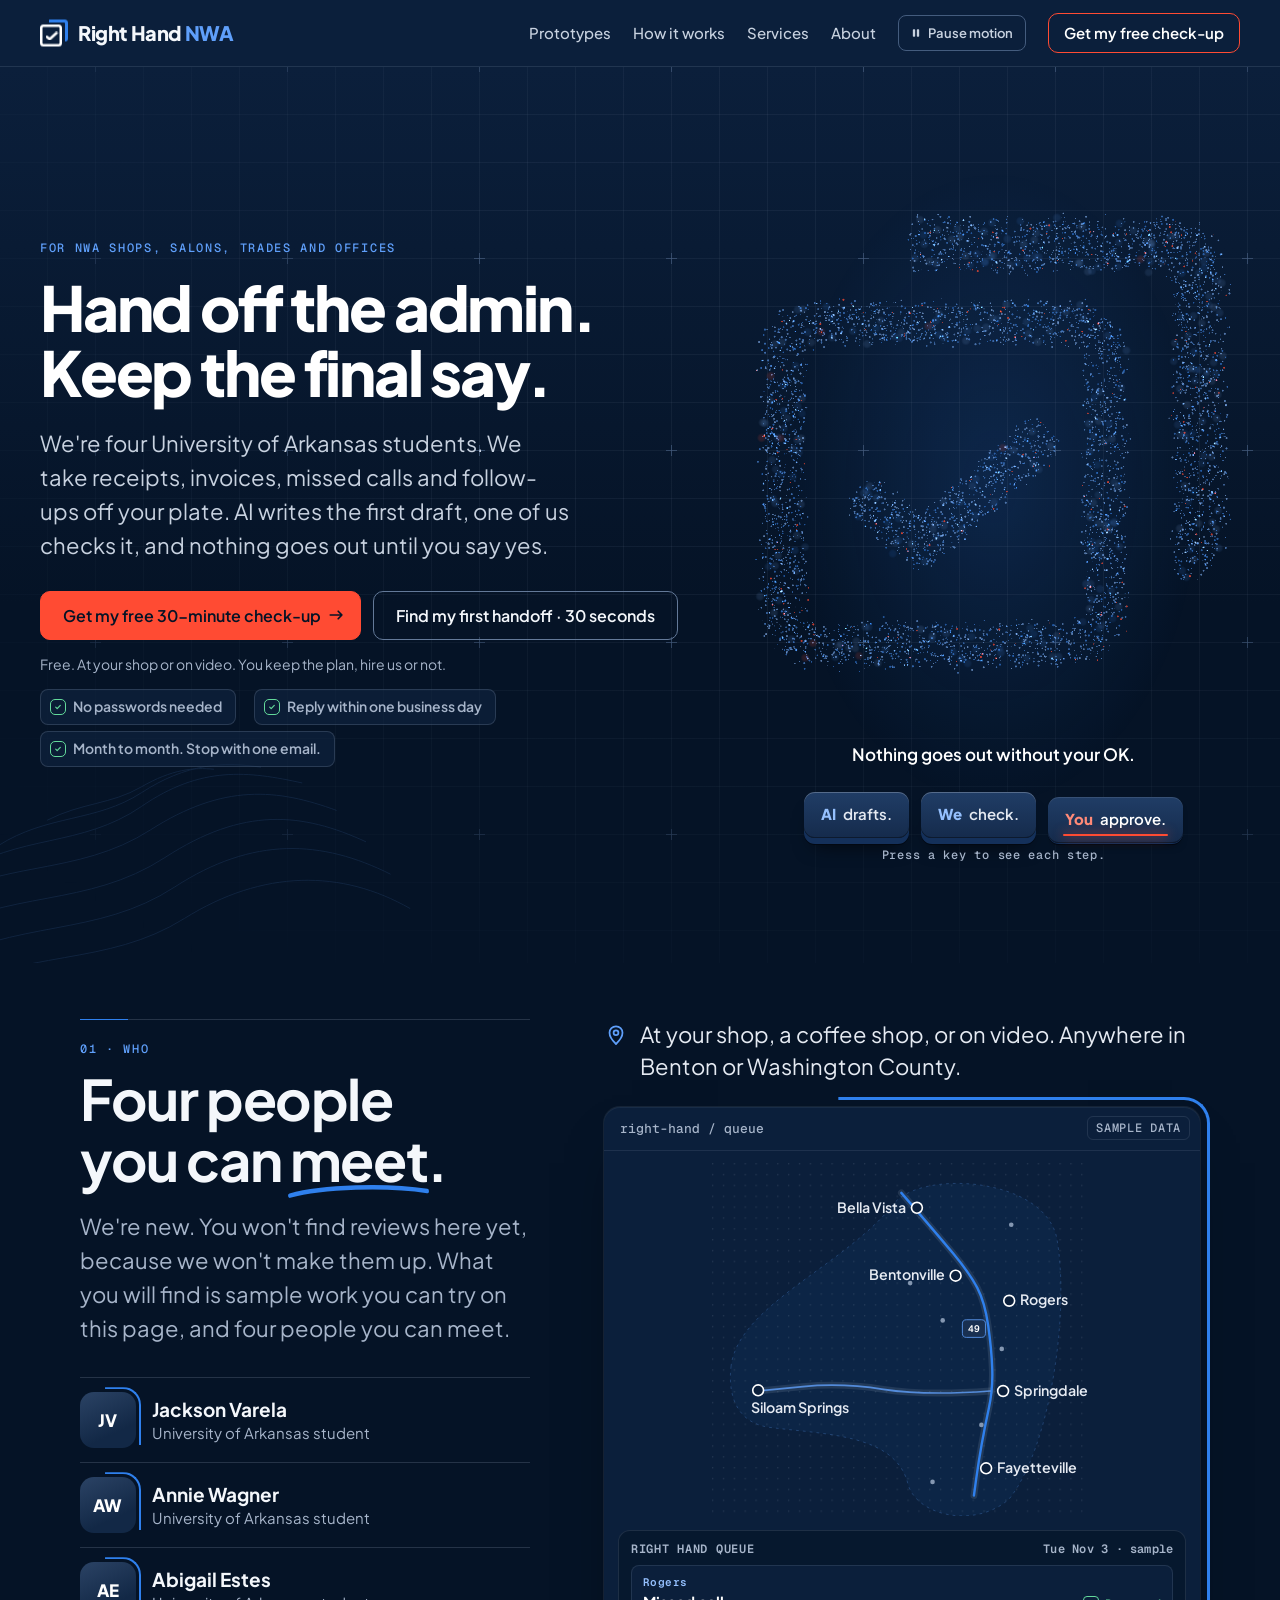
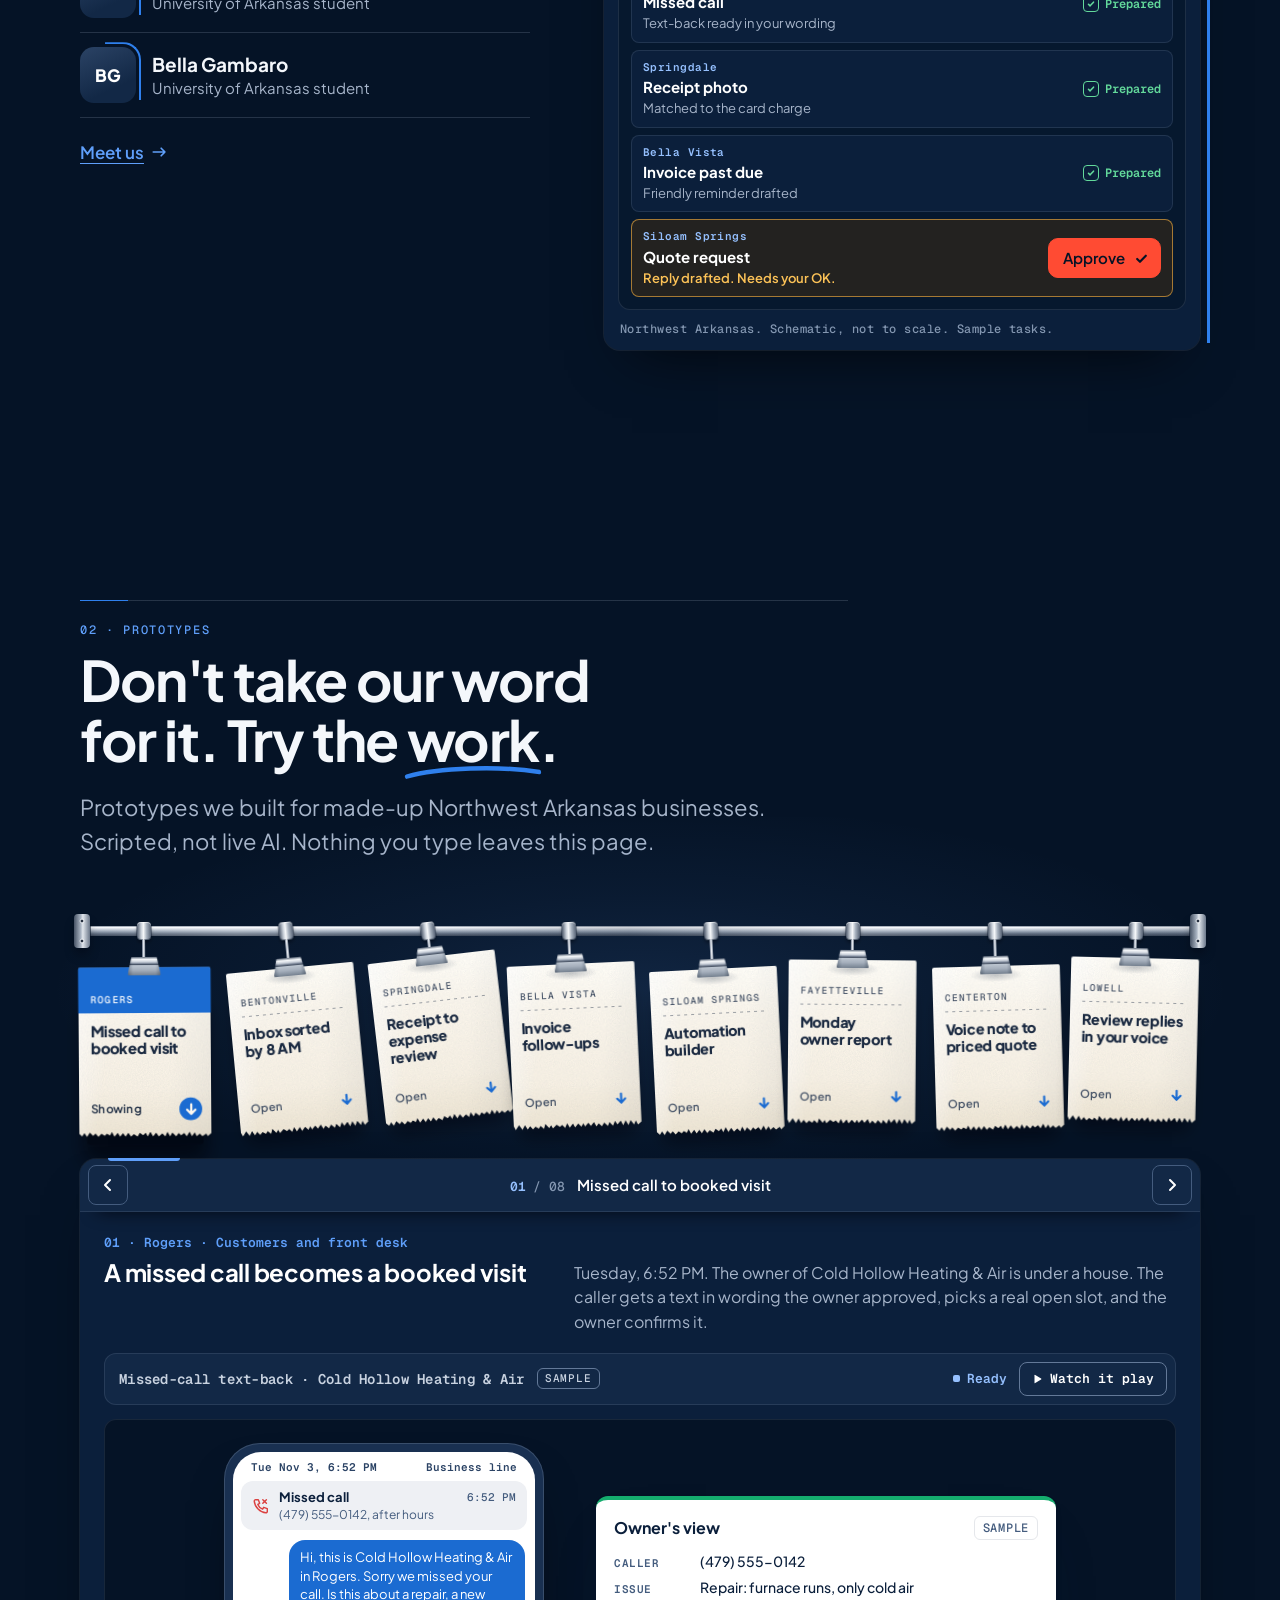
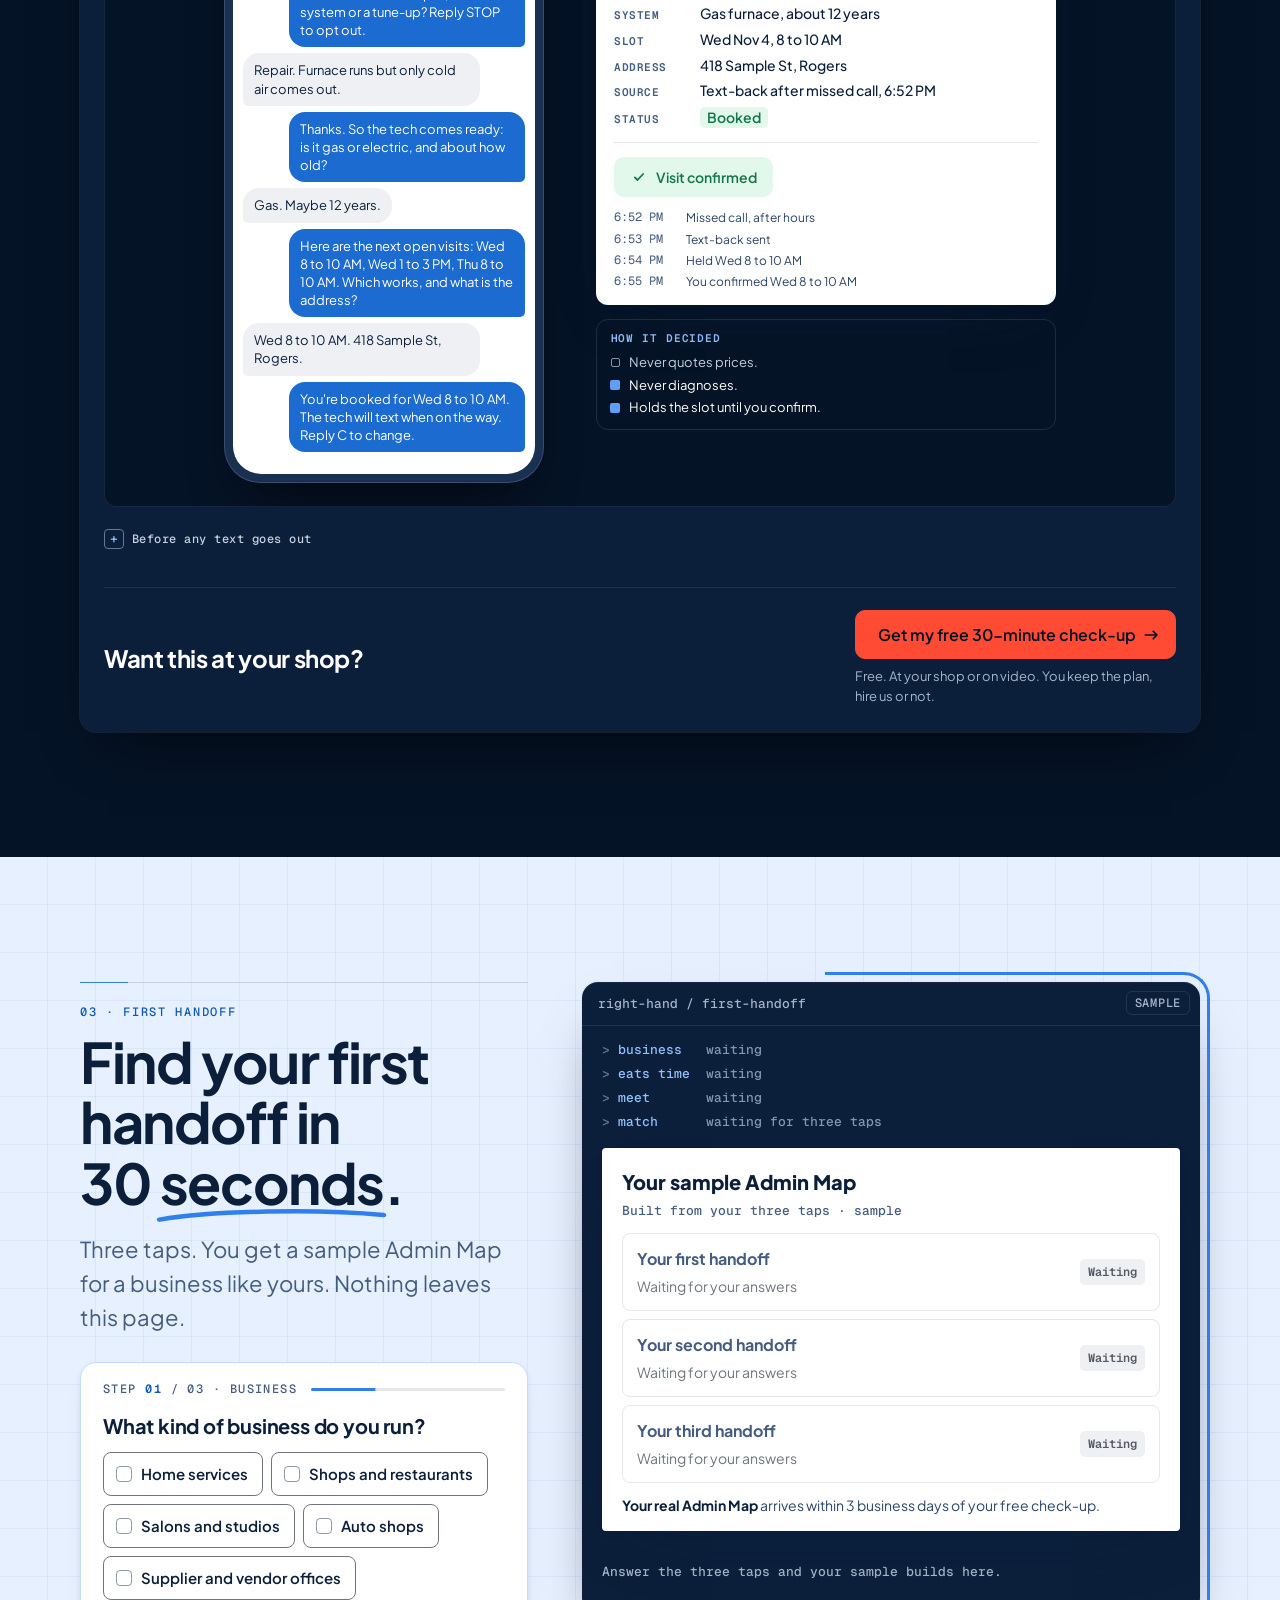
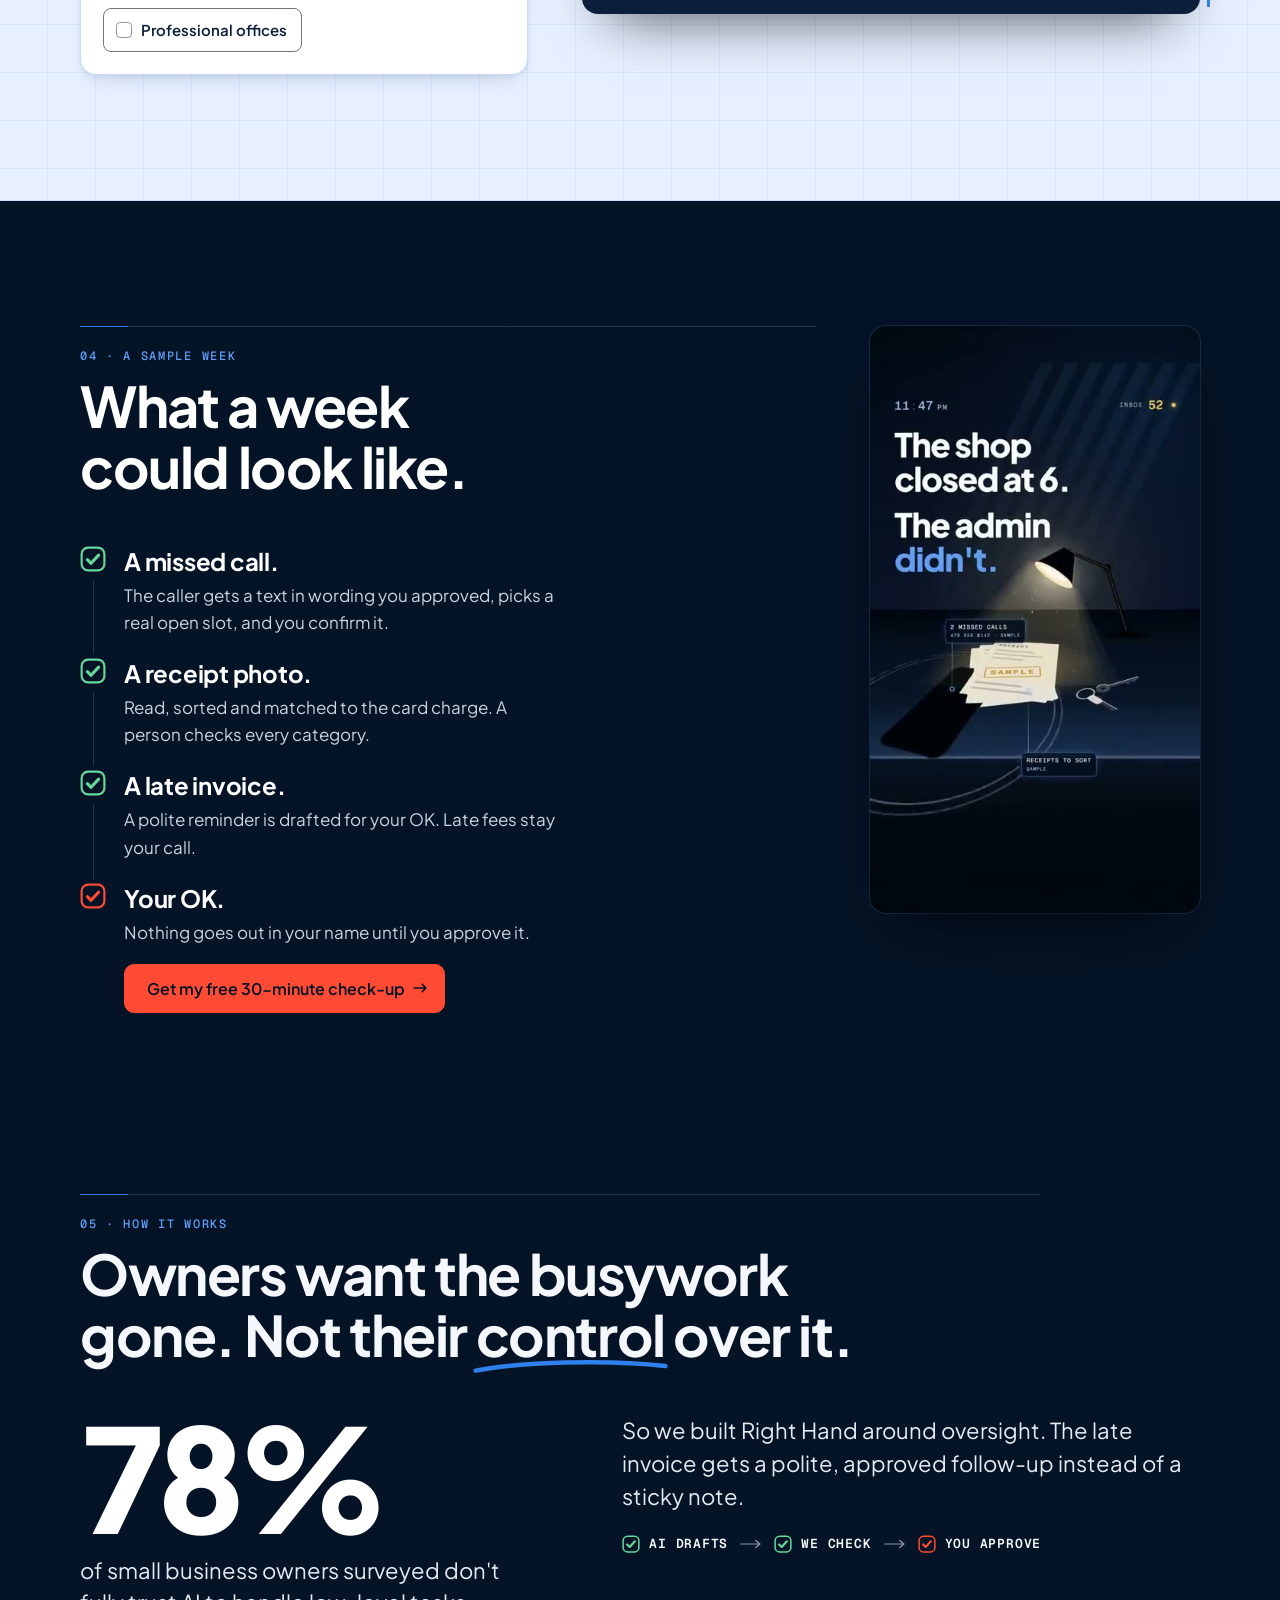
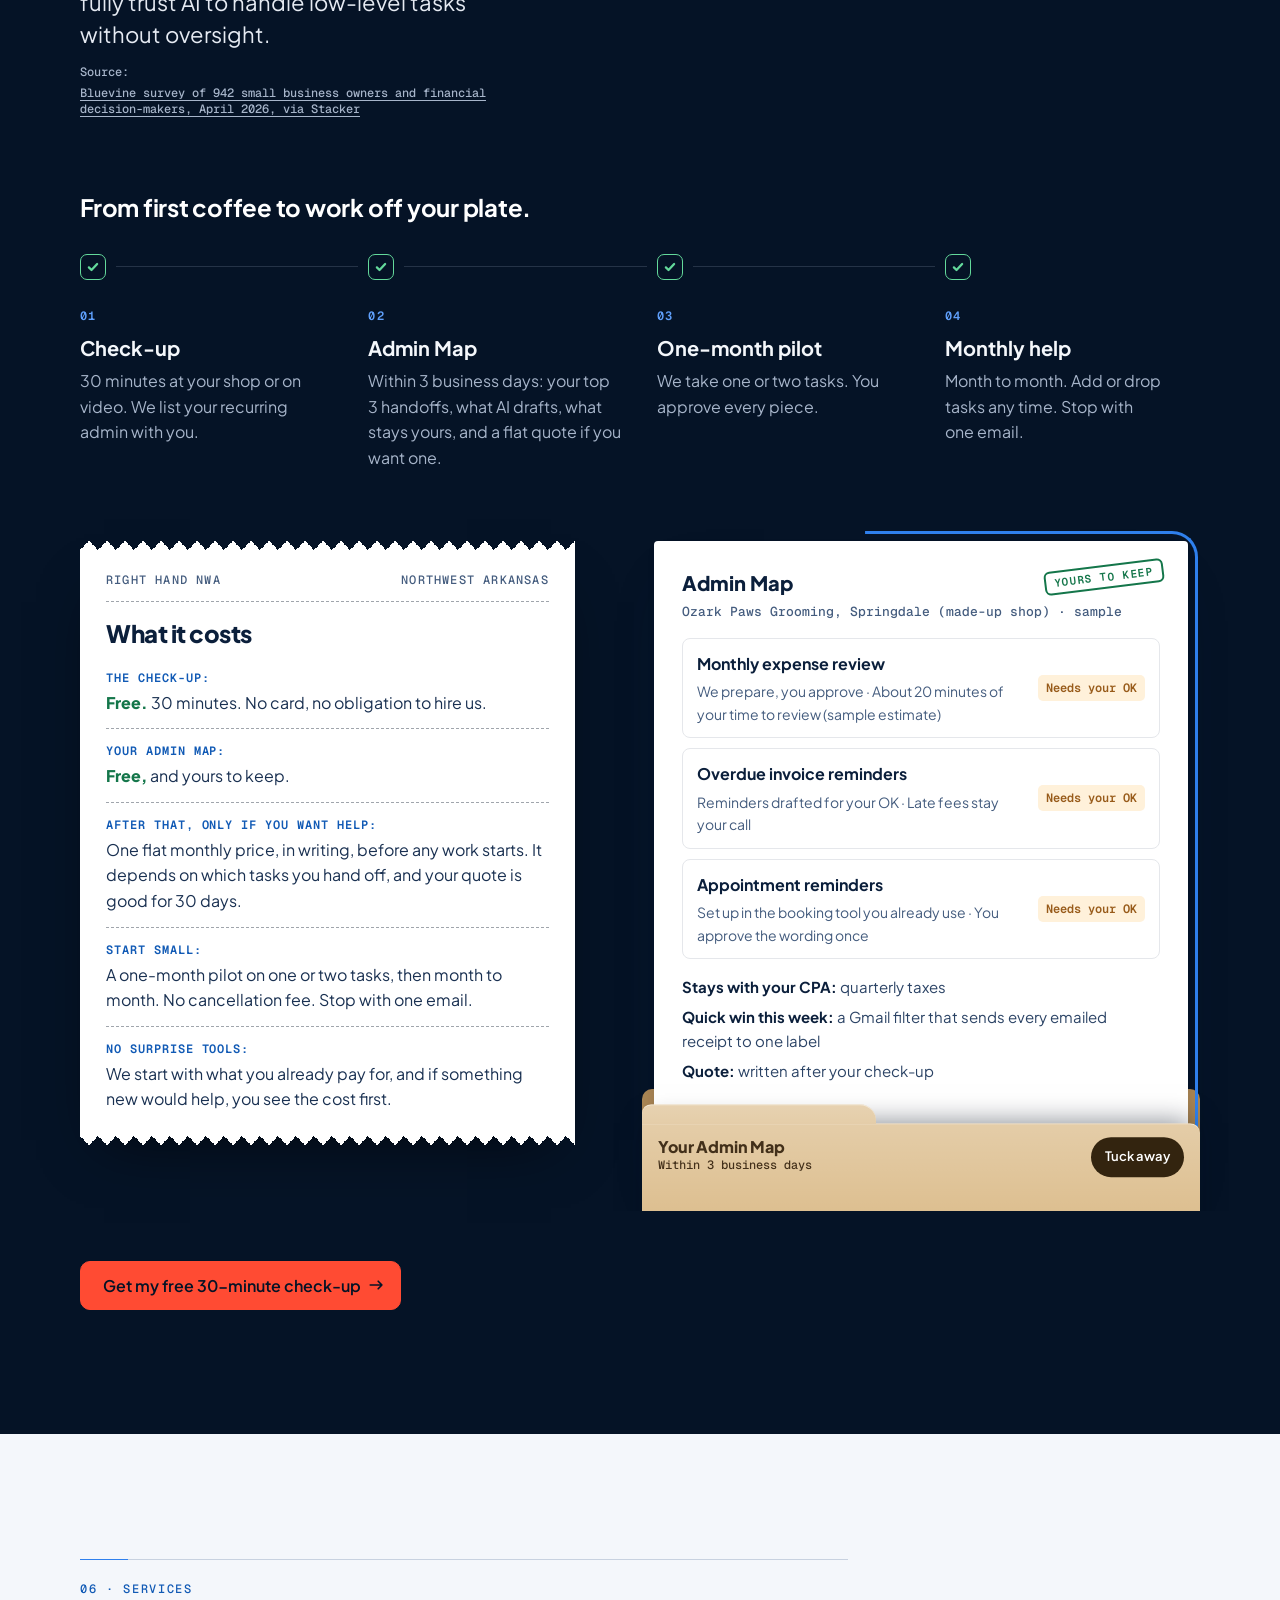
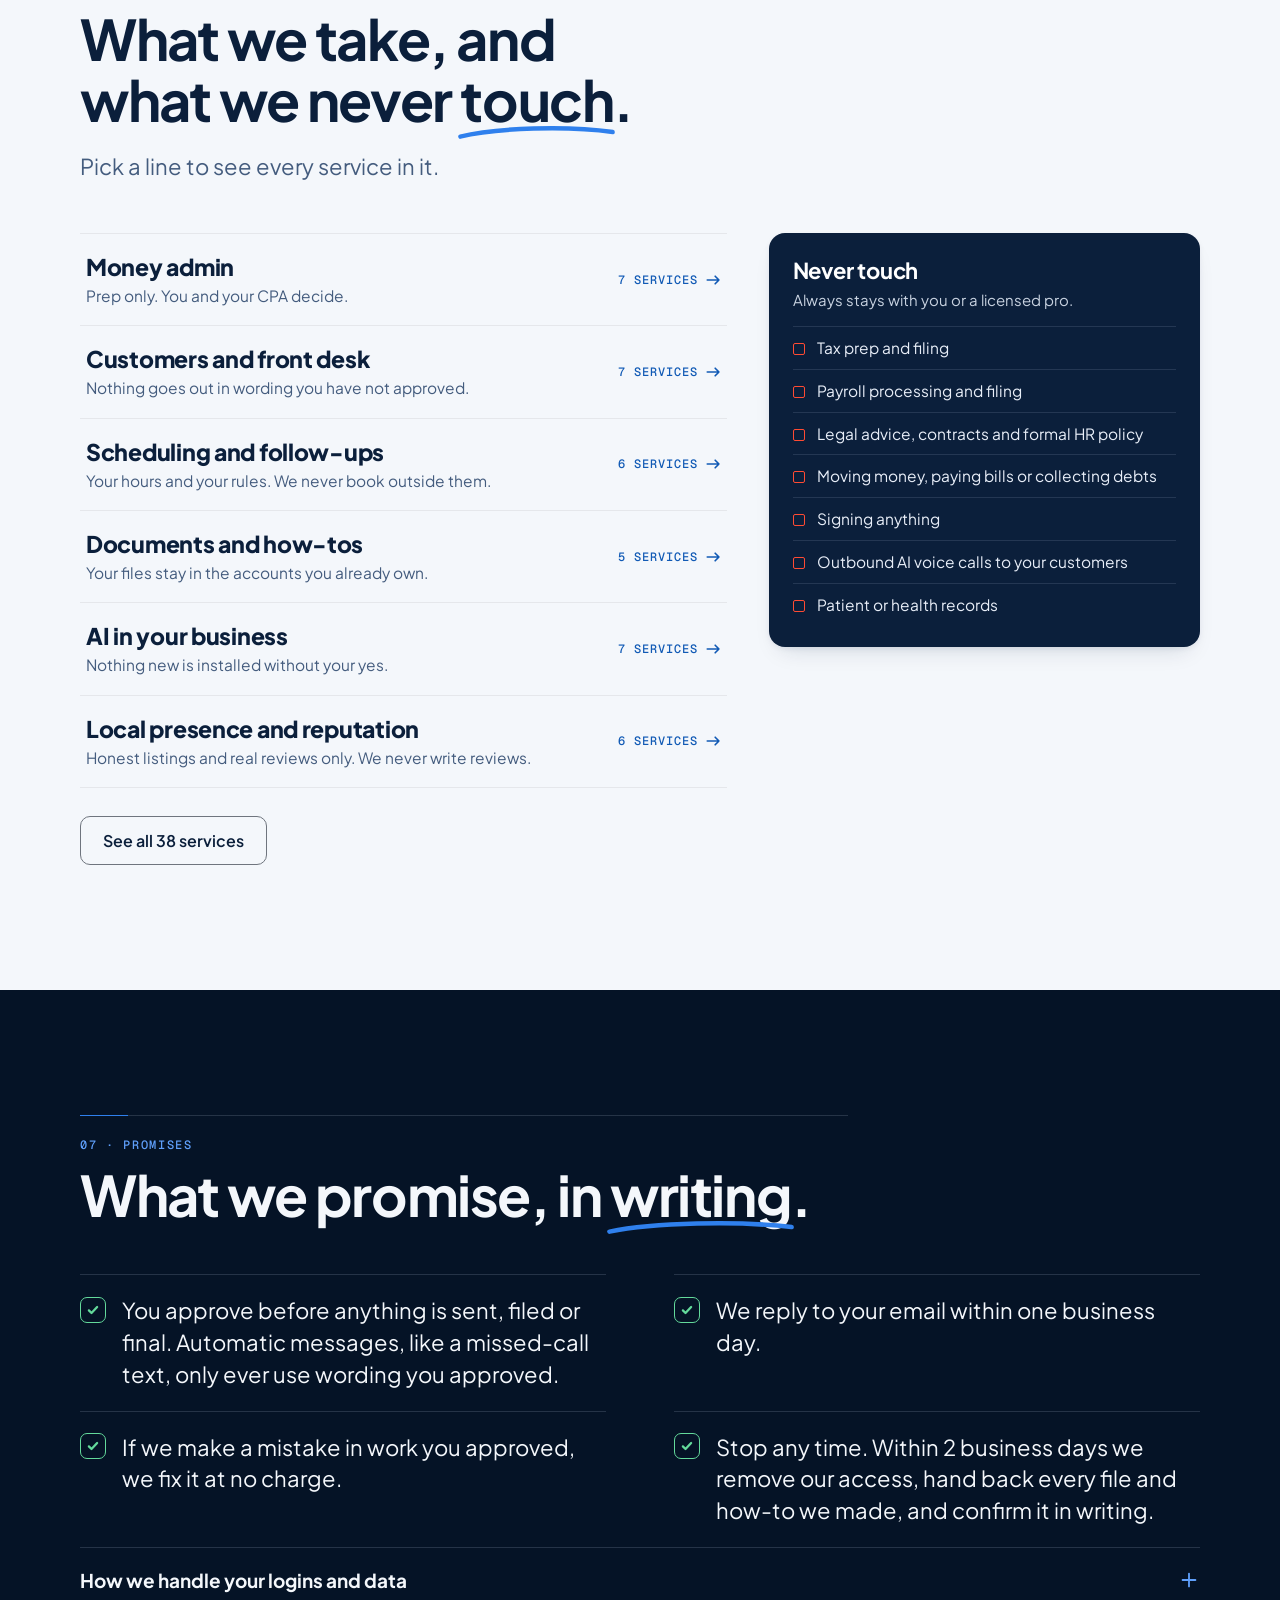
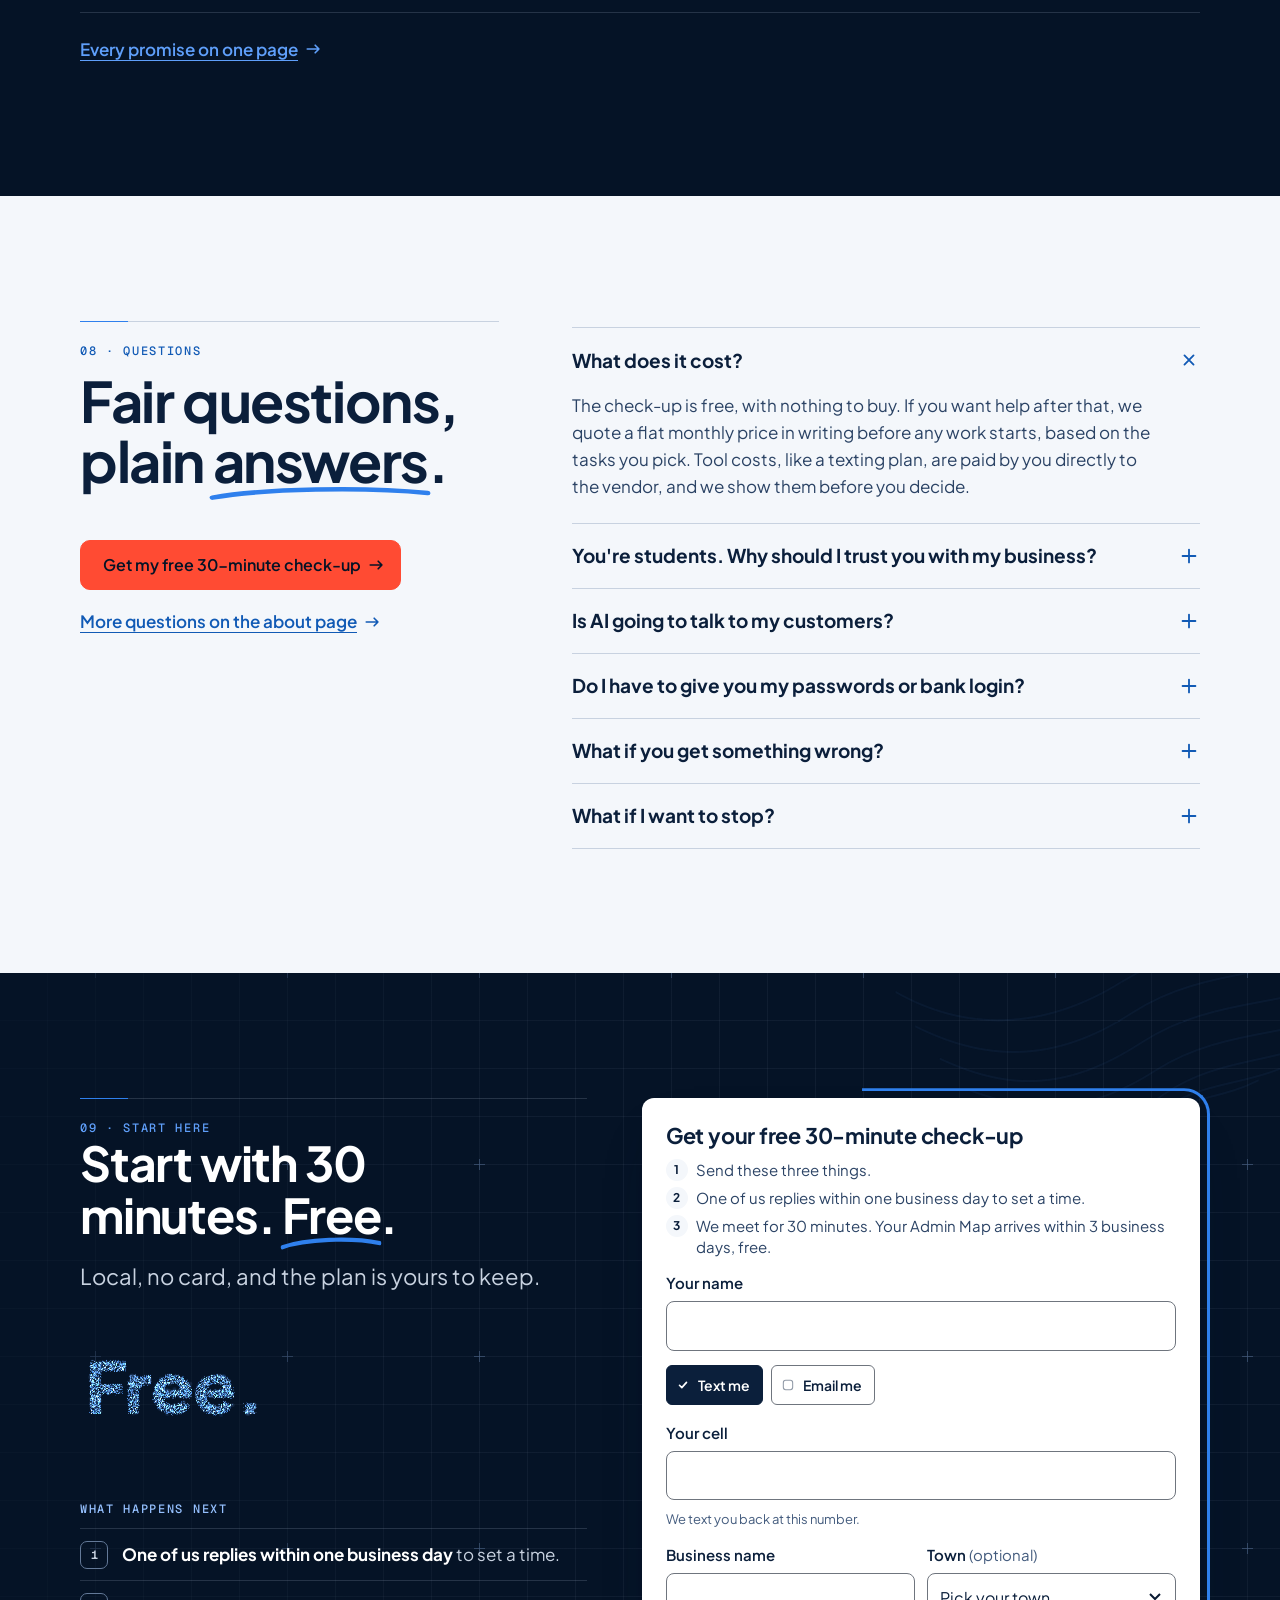
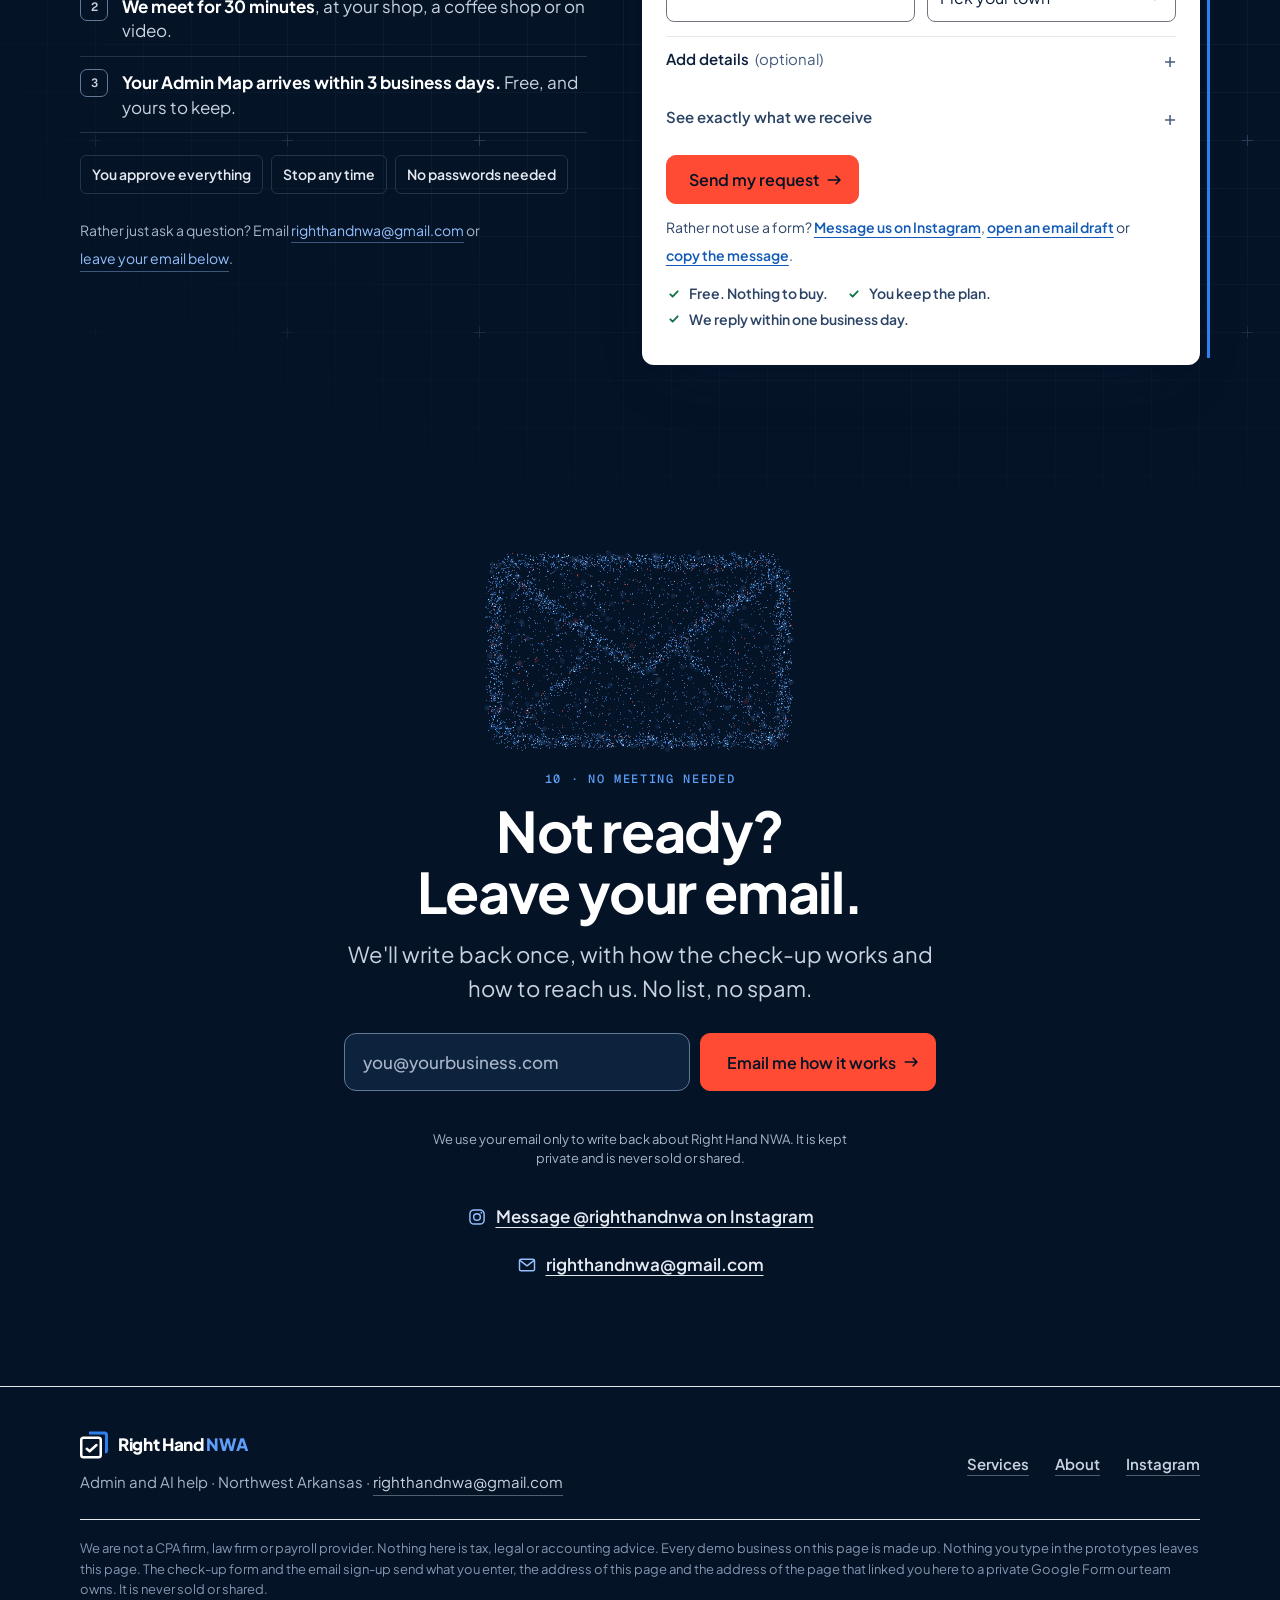
<file: index.html>
<!doctype html>
<html lang="en">
<head>
<meta charset="utf-8">
<meta name="viewport" content="width=device-width, initial-scale=1, viewport-fit=cover">
<meta http-equiv="Content-Security-Policy" content="default-src 'self'; script-src 'self' 'sha256-LrZWyv49ByaUirmNGTNRg+P0DeXDHQIYt49rXC7nkG4='; style-src 'self' 'unsafe-inline'; img-src 'self' data:; font-src 'self'; connect-src https://docs.google.com; form-action 'self' mailto:; base-uri 'self'; object-src 'none'">
<meta name="referrer" content="strict-origin-when-cross-origin">
<title>Right Hand NWA | Admin and AI help for Northwest Arkansas small businesses</title>
<meta name="description" content="Admin and AI help for small businesses in Bentonville, Rogers, Springdale and Fayetteville, from four University of Arkansas students. AI drafts, we check, you approve. Free 30-minute check-up.">
<link rel="canonical" href="https://righthandnwa.com/">
<meta name="theme-color" content="#0B1F3B">
<meta name="geo.region" content="US-AR">
<meta name="geo.placename" content="Northwest Arkansas">
<meta property="og:type" content="website">
<meta property="og:site_name" content="Right Hand NWA">
<meta property="og:locale" content="en_US">
<meta property="og:url" content="https://righthandnwa.com/">
<meta property="og:title" content="Right Hand NWA: hand off the admin, keep the final say">
<meta property="og:description" content="Four University of Arkansas students take receipts, invoices, missed calls and follow-ups off your plate. AI drafts, we check, you approve. Free 30-minute check-up.">
<meta property="og:image" content="https://righthandnwa.com/assets/og.png">
<meta property="og:image:width" content="1200">
<meta property="og:image:height" content="630">
<meta property="og:image:alt" content="Right Hand NWA: hand off the admin, keep the final say. A sample task queue with a missed call, a receipt photo and an invoice prepared, and a quote reply waiting for the owner's OK.">
<meta name="twitter:card" content="summary_large_image">
<meta name="twitter:title" content="Right Hand NWA: hand off the admin, keep the final say">
<meta name="twitter:description" content="Four University of Arkansas students take receipts, invoices, missed calls and follow-ups off your plate. AI drafts, we check, you approve. Free 30-minute check-up.">
<meta name="twitter:image" content="https://righthandnwa.com/assets/og.png">
<meta name="twitter:image:alt" content="Right Hand NWA: hand off the admin, keep the final say. A sample task queue with a missed call, a receipt photo and an invoice prepared, and a quote reply waiting for the owner's OK.">
<link rel="alternate" type="text/plain" href="https://righthandnwa.com/llms.txt" title="Right Hand NWA for language models">
<link rel="icon" href="assets/favicon.svg?v=4ea3b7b2" type="image/svg+xml">
<link rel="apple-touch-icon" href="assets/apple-touch-icon.png?v=b2c869ad">
<!-- head:start -->
<link rel="preload" href="assets/bundle-home.css?v=47888320" as="style">
<link rel="preload" href="assets/fonts/plus-jakarta-sans-latin-var.woff2?v=153fc85b" as="font" type="font/woff2" crossorigin>
<style>
@font-face{font-family:"Plus Jakarta Sans";src:url(assets/fonts/plus-jakarta-sans-latin-var.woff2?v=153fc85b) format("woff2");font-weight:200 800;font-style:normal;font-display:swap}
@font-face{font-family:"Geist Mono";src:url(assets/fonts/geist-mono-latin.woff2?v=684ad5b5) format("woff2");font-weight:400 600;font-style:normal;font-display:swap}
@font-face{font-family:"RH Sans Fallback";src:local("Arial"),local("ArialMT"),local("Roboto"),local("Liberation Sans");font-weight:200 450;size-adjust:104%}
@font-face{font-family:"RH Sans Fallback";src:local("Arial"),local("ArialMT"),local("Roboto"),local("Liberation Sans");font-weight:451 600;size-adjust:106%}
@font-face{font-family:"RH Sans Fallback";src:local("Arial Bold"),local("Arial-BoldMT"),local("Roboto Bold"),local("Roboto-Bold"),local("Liberation Sans Bold");font-weight:601 800;size-adjust:102%}
:root{--rh-navy:#0B1F3B;--rh-blue:#2F80ED;--rh-sky:#E6F0FF;--rh-gray:#E5E7EB;--navy-50:#F4F7FB;--navy-100:#E5EAF2;--navy-200:#C8D2E0;--navy-300:#A7B5CA;--navy-400:#8497B1;--navy-500:#637998;--navy-600:#445C7E;--navy-700:#2B4365;--navy-800:#193051;--navy-850:#122846;--navy-900:#0B1F3B;--navy-950:#051326;--blue-50:#F2F7FF;--blue-100:#E6F0FF;--blue-200:#C4DDFF;--blue-300:#95C0FE;--blue-400:#5F9FFA;--blue-500:#2F80ED;--blue-600:#1B6BD1;--blue-700:#115AB5;--blue-800:#0F4386;--blue-900:#0E2F5D;--gray-50:#F7F8FA;--gray-100:#EEF0F4;--gray-200:#E5E7EB;--gray-300:#D1D4DA;--gray-400:#A0A5AC;--gray-500:#6F757E;--gray-600:#535862;--gray-700:#3A404B;--green-50:#E2F8EA;--green-300:#63D99B;--green-500:#15AD6E;--green-700:#14764A;--green-950:#0D362A;--amber-50:#FFF1DA;--amber-300:#FDC357;--amber-400:#FCB442;--amber-700:#985B1A;--amber-950:#402C12;--red-50:#FFEDEB;--red-300:#F58B84;--red-500:#DB4241;--red-700:#BA2B2E;--font-sans:"Plus Jakarta Sans","RH Sans Fallback",ui-sans-serif,system-ui,-apple-system,"Segoe UI",Roboto,sans-serif;--font-mono:"Geist Mono",ui-monospace,"Cascadia Mono",Consolas,monospace;--fs-micro:.75rem;--fs-sm:.875rem;--fs-body:1.0625rem;--fs-lead:clamp(1.125rem,1.03rem + .45vw,1.375rem);--fs-h3:clamp(1.25rem,1.1rem + .6vw,1.5rem);--fs-h2:clamp(2.125rem,1.45rem + 2.6vw,3.5rem);--fs-h1:clamp(2.6rem,1.6rem + 4.6vw,5rem);--container:1200px;--container-wide:1320px;--pad-x:clamp(1.125rem,.6rem + 2.4vw,2.5rem);--gutter:clamp(1rem,.6rem + 1.6vw,1.5rem);--section-y:clamp(4.5rem,3rem + 6vw,8.5rem);--section-head-gap:clamp(2rem,1.5rem + 2vw,3.5rem);--r-paper:4px;--r-xs:6px;--r-sm:8px;--r-btn:10px;--r-md:12px;--r-lg:16px;--r-xl:24px;--sh-1:0 1px 2px rgba(11,31,59,.06),0 1px 3px rgba(11,31,59,.05);--sh-2:0 2px 6px -1px rgba(11,31,59,.08),0 12px 24px -12px rgba(11,31,59,.18);--sh-3:0 4px 10px -2px rgba(11,31,59,.08),0 28px 56px -24px rgba(11,31,59,.32);--sh-d:inset 0 1px 0 rgba(230,240,255,.06),0 0 0 1px rgba(167,181,202,.10),0 28px 56px -28px rgba(0,0,0,.7);--glow:0 0 0 1px rgba(47,128,237,.55),0 10px 36px -10px rgba(47,128,237,.55);--bracket-w:3px;--bracket-off:10px;--bracket-trim:38%;--dur-press:120ms;--dur-hover:180ms;--dur-chip:240ms;--dur-reveal:320ms;--dur-move:420ms;--dur-draw:600ms;--dur-chart:700ms;--dur-tick:900ms;--ease-out:cubic-bezier(.23,1,.32,1);--ease-io:cubic-bezier(.65,0,.35,1);--ease-land:linear(0,.13 6%,.45 13%,.78 20%,.97 27%,1.04 34%,1.05 40%,1.03 48%,1.005 60%,.998 75%,1);--box:url("data:image/svg+xml,%3Csvg xmlns='http://www.w3.org/2000/svg' viewBox='0 0 24 24'%3E%3Crect x='1.5' y='1.5' width='21' height='21' rx='6' fill='none' stroke='%23000' stroke-width='2'/%3E%3C/svg%3E");--ck-box:url("data:image/svg+xml,%3Csvg xmlns='http://www.w3.org/2000/svg' viewBox='0 0 24 24'%3E%3Crect x='1.5' y='1.5' width='21' height='21' rx='6' fill='none' stroke='%23000' stroke-width='2'/%3E%3Cpath d='M6.8 12.6l3.4 3.4 7-7.6' fill='none' stroke='%23000' stroke-width='2.8' stroke-linecap='round' stroke-linejoin='round'/%3E%3C/svg%3E");--fx-arr:url("data:image/svg+xml,%3Csvg xmlns='http://www.w3.org/2000/svg' viewBox='0 0 18 12'%3E%3Cpath d='M1.5 6h14M11 1.5L15.5 6 11 10.5' fill='none' stroke='%23000' stroke-width='2' stroke-linecap='round' stroke-linejoin='round'/%3E%3C/svg%3E");}
:root,.paper{--bg:var(--navy-50);--surface:#FFFFFF;--surface-2:var(--gray-100);--surface-3:var(--gray-200);--wash:var(--blue-100);--ink:var(--navy-900);--ink-2:var(--navy-700);--soft:var(--navy-600);--mute:var(--gray-500);--line:var(--gray-200);--line-ui:var(--gray-500);--rule:var(--navy-200);--accent:var(--blue-500);--accent-ink:var(--blue-700);--btn-bg:var(--blue-600);--btn-bg-hover:var(--blue-700);--btn-ink:#FFFFFF;--focus:var(--blue-600);--ok:var(--green-700);--ok-wash:var(--green-50);--warn:var(--amber-700);--warn-wash:var(--amber-50);--err:var(--red-700);--err-wash:var(--red-50);--mark-box:var(--navy-900);--mark-bracket:var(--blue-500);color-scheme:light;}
.dark{--bg:var(--navy-950);--surface:var(--navy-900);--surface-2:var(--navy-850);--surface-3:var(--navy-800);--wash:rgba(47,128,237,.12);--ink:var(--navy-50);--ink-2:var(--navy-200);--soft:var(--navy-300);--mute:var(--navy-400);--line:rgba(167,181,202,.14);--line-ui:var(--navy-500);--rule:rgba(167,181,202,.2);--accent:var(--blue-500);--accent-ink:var(--blue-400);--btn-bg:var(--blue-400);--btn-bg-hover:var(--blue-300);--btn-ink:var(--navy-950);--focus:var(--blue-400);--ok:var(--green-300);--ok-wash:var(--green-950);--warn:var(--amber-300);--warn-wash:var(--amber-950);--err:var(--red-300);--err-wash:#3B1517;--mark-box:#FFFFFF;--mark-bracket:var(--blue-500);background:var(--bg);color:var(--ink);color-scheme:dark;}
*{box-sizing:border-box}
[hidden]{display:none!important}
html{scroll-padding-top:84px;-webkit-text-size-adjust:100%}
@media (prefers-reduced-motion:no-preference){html:not([data-motion=off]){scroll-behavior:smooth}}
body{margin:0;background:var(--bg);color:var(--ink);font:400 var(--fs-body)/1.6 var(--font-sans);-webkit-font-smoothing:antialiased;text-rendering:optimizeLegibility}
::selection{background:var(--blue-200);color:var(--navy-950)}
a{color:var(--accent-ink);text-underline-offset:3px}
:focus-visible{outline:3px solid var(--focus);outline-offset:2px;border-radius:2px}
h1,h2,h3,h4{margin:0;text-wrap:balance}
h1{font-size:var(--fs-h1);font-weight:800;line-height:1.02;letter-spacing:-.035em}
h2{font-size:var(--fs-h2);font-weight:700;line-height:1.08;letter-spacing:-.025em}
p{margin:0;text-wrap:pretty}
ul,ol{margin:0;padding:0}
.wrap{max-width:var(--container);margin:0 auto;padding:0 var(--pad-x)}
.wrap-wide{max-width:var(--container-wide);margin:0 auto;padding:0 var(--pad-x)}
.mono{font-family:var(--font-mono);font-variant-numeric:tabular-nums;letter-spacing:.02em}
.sr-only{position:absolute;width:1px;height:1px;overflow:hidden;clip:rect(0 0 0 0);white-space:nowrap}
.skip{position:absolute;left:12px;top:-80px;z-index:300;background:var(--btn-bg);color:var(--btn-ink);padding:10px 14px;border-radius:var(--r-sm);font-weight:600}
.skip:focus{top:12px}
.i{width:24px;height:24px;flex:none}
.eyebrow{font:500 var(--fs-micro)/1.5 var(--font-mono);letter-spacing:.14em;text-transform:uppercase;color:var(--accent-ink)}
.lead{font-size:var(--fs-lead);line-height:1.55;color:var(--soft);max-width:38em}
.sec-h{max-width:48rem;margin-bottom:var(--section-head-gap)}
.sec-h h2{margin-top:10px}
.sec-h .lead{margin-top:20px}
.band{padding:var(--section-y) 0;position:relative}
.tag{display:inline-flex;align-items:center;gap:6px;font:500 var(--fs-micro)/1 var(--font-mono);letter-spacing:.06em;text-transform:uppercase;color:var(--soft);padding:5px 8px;border:1px solid var(--line);border-radius:var(--r-xs)}
.sw{position:relative;white-space:nowrap}
.sw::after{content:"";position:absolute;left:-2%;right:-2%;bottom:-.14em;height:.32em;background:url("data:image/svg+xml,%3Csvg xmlns='http://www.w3.org/2000/svg' viewBox='0 0 200 20' preserveAspectRatio='none'%3E%3Cpath d='M4 14 C 50 4, 140 2, 196 9' fill='none' stroke='%232F80ED' stroke-width='5' stroke-linecap='round'/%3E%3C/svg%3E") center/100% 100% no-repeat;transform-origin:left center}
.fx.js-motion .sw:not(.in)::after{transform:scaleX(0)}
.js-motion .sw.in::after{transition:transform .4s var(--ease-out) .1s}
.btn{display:inline-flex;align-items:center;justify-content:center;gap:10px;min-height:48px;padding:14px 22px;font:600 1rem/1.2 var(--font-sans);color:var(--btn-ink);background:var(--btn-bg);border:1.5px solid var(--btn-bg);border-radius:var(--r-btn);cursor:pointer;text-decoration:none;white-space:nowrap;transition:background-color var(--dur-hover) ease,border-color var(--dur-hover) ease,transform var(--dur-press) var(--ease-out)}
.btn:hover{background:var(--btn-bg-hover);border-color:var(--btn-bg-hover)}
.btn:active{transform:scale(.98)}
.btn.ghost{background:transparent;color:var(--ink);border-color:var(--line-ui)}
.btn.ghost:hover{border-color:var(--ink);background:var(--wash)}
.btn.sm{min-height:40px;padding:9px 15px;font-size:.9375rem}
.btn[disabled]{opacity:.5;cursor:not-allowed}
@media (max-width:359px){.btn:not(.sm){max-width:100%;white-space:normal;text-align:center}}
.linkbtn{font:inherit;font-weight:600;color:var(--accent-ink);background:none;border:0;padding:4px 0;cursor:pointer;text-decoration:underline;text-underline-offset:4px}
.mark{width:28px;height:28px;flex:none;overflow:visible}
.mark .mk-br{fill:var(--mark-bracket)}
.mark .mk-bx,.mark .mk-ck{stroke:var(--mark-box)}
.lockup{display:inline-flex;align-items:center;gap:10px;text-decoration:none;color:var(--ink)}
.lockup b{font:800 1.25rem/1 var(--font-sans);letter-spacing:-.02em}
.lockup b span{color:var(--blue-400)}
.bracket{position:relative}
.bracket::before{content:"";position:absolute;top:calc(var(--bracket-off)*-1);right:calc(var(--bracket-off)*-1);width:100%;height:100%;border:solid var(--accent);border-width:var(--bracket-w) var(--bracket-w) 0 0;border-top-right-radius:calc(var(--r-lg) + var(--bracket-off));clip-path:inset(0 0 0 var(--bracket-trim));pointer-events:none;z-index:0}
.top{position:sticky;top:0;z-index:50;background:var(--navy-900);border-bottom:1px solid rgba(167,181,202,.14)}
.top .wrap,.top .wrap-wide{display:flex;align-items:center;gap:22px;height:66px}
.top .lockup{margin-right:auto}
.top nav ul{display:flex;gap:22px;list-style:none}
.top nav a{color:var(--navy-200);text-decoration:none;font-weight:500;font-size:.9375rem;padding:8px 0}
.top nav a:hover{color:#FFF}
.motion-btn{min-height:36px;padding:0 12px;font:600 .8125rem var(--font-sans);color:var(--navy-200);background:none;border:1px solid var(--navy-600);border-radius:var(--r-sm);cursor:pointer}
.motion-btn:hover{color:#FFF;border-color:var(--navy-300)}
.progress-rail{position:absolute;left:0;right:0;bottom:-1px;height:2px;background:var(--blue-500);transform-origin:left;transform:scaleX(0)}
@supports (animation-timeline:scroll()){@media (prefers-reduced-motion:no-preference) and (pointer:fine){.progress-rail{animation:rail linear both;animation-timeline:scroll(root)}}}
.top nav{order:1}
.top .motion-btn{order:2}
.top .btn.sm{order:3}
.top .menu-btn{order:4}
.menu-btn,.bar-menu{display:none;align-items:center;gap:8px;min-height:44px;padding:0 12px 0 10px;font:600 .9375rem/1 var(--font-sans);color:#FFF;text-decoration:none;border:1px solid var(--navy-600);border-radius:var(--r-sm);cursor:pointer;white-space:nowrap}
.menu-btn:hover,.bar-menu:hover{border-color:var(--navy-300)}
.menu-btn .i,.bar-menu .i{width:20px;height:20px}
@media (max-width:1100px){.top nav{display:none}.menu-btn{display:inline-flex}}
@media (max-width:899px){.top .btn.sm{display:none}}
@media (max-width:760px){.top .motion-btn{display:none}.top .wrap,.top .wrap-wide{gap:12px}}
@media (max-width:760px),(max-height:560px){.top{position:static}}
.hero{position:relative;overflow:hidden;isolation:isolate;padding:clamp(2.5rem,1.5rem + 4vw,5.5rem) 0 clamp(4rem,3rem + 4vw,7rem);background:var(--navy-950)}
.hero::before{content:"";position:absolute;inset:0;z-index:-2;background:linear-gradient(180deg,var(--navy-900) 0%,var(--navy-950) 60%)}
.grid-48::after{content:"";position:absolute;inset:0;z-index:-1;pointer-events:none;background:url("data:image/svg+xml,%3Csvg xmlns='http://www.w3.org/2000/svg' width='192' height='192'%3E%3Cpath d='M96.5 91v11M91 96.5h11' stroke='%23445C7E' stroke-opacity='.7'/%3E%3C/svg%3E"),linear-gradient(rgba(167,181,202,.07) 1px,transparent 1px),linear-gradient(90deg,rgba(167,181,202,.07) 1px,transparent 1px);background-size:192px 192px,48px 48px,48px 48px;background-position:-1px -1px;-webkit-mask-image:radial-gradient(120% 90% at 70% 35%,#000 30%,transparent 78%);mask-image:radial-gradient(120% 90% at 70% 35%,#000 30%,transparent 78%)}
.topo{position:absolute;left:-4%;bottom:-6%;width:46%;z-index:-1;opacity:.6;pointer-events:none}
.topo path{fill:none;stroke:var(--navy-800);stroke-width:1}
.hero-grid{display:grid;grid-template-columns:minmax(0,5fr) minmax(0,7fr);gap:clamp(2rem,1rem + 3vw,4.5rem);align-items:center}
.hero h1{margin-top:18px;max-width:12ch;color:#FFF}
.hero .lead{margin-top:22px;color:var(--navy-200);max-width:31em;text-wrap:balance}
.trio{display:flex;flex-wrap:wrap;gap:8px;margin-top:22px;list-style:none}
.trio li{display:inline-flex;align-items:center;gap:8px;padding:7px 12px;border:1px solid rgba(167,181,202,.2);border-radius:var(--r-xs);font-weight:600;font-size:.9375rem;color:var(--navy-100);background:rgba(18,40,70,.6)}
.trio li b{color:var(--blue-400);font-weight:700}
.ctas{display:flex;flex-wrap:wrap;gap:12px;margin-top:28px}
@media (min-width:561px) and (max-width:1279px){.hero .ctas{display:inline-grid}}
.micro{margin-top:14px;font-size:var(--fs-sm);line-height:1.5;color:var(--soft)}
.hero .micro{color:var(--navy-300)}
.hero-proof{gap:8px;margin-top:20px;font-size:.8125rem;color:var(--navy-100)}
.hero-proof li{gap:9px;min-height:36px;padding:6px 13px 6px 9px;border:1px solid var(--rule);border-radius:var(--r-sm);background:rgba(18,40,70,.5)}
.hero-proof .ck{width:18px;height:18px;padding:2px;border:1.5px solid currentColor;border-radius:5px;color:var(--green-300);stroke-width:3.4}
.hero-visual{position:relative}
.hero-glow{position:absolute;inset:8% 6% 10% 10%;z-index:-1;background:radial-gradient(closest-side,rgba(47,128,237,.16),transparent);pointer-events:none}
@media (max-width:1020px){.hero-grid{grid-template-columns:minmax(0,1fr)}.hero h1{max-width:14ch}}
.win{position:relative;background:var(--navy-900);border-radius:var(--r-lg);box-shadow:var(--sh-d)}
.win-bar{display:flex;align-items:center;gap:12px;min-height:44px;padding:6px 10px 6px 16px;border-bottom:1px solid rgba(167,181,202,.12);font:500 .8125rem/1 var(--font-mono);color:var(--navy-300)}
.win-bar .path{margin-right:auto;overflow:hidden;text-overflow:ellipsis;white-space:nowrap}
.top{--mark-box:#FFFFFF}
.nwa{position:relative;padding:12px 14px 12px}
.nwa-layout{display:grid;grid-template-columns:minmax(0,1.2fr) minmax(0,1fr);gap:14px;align-items:center}
.nwa-svg{display:block;width:100%;height:auto;aspect-ratio:560/520;color:var(--navy-300)}
.nwa-area{fill:rgba(47,128,237,.06);stroke:rgba(95,159,250,.32);stroke-width:1.2;stroke-dasharray:4 6}
.nwa-hwy-bg{fill:none;stroke:rgba(167,181,202,.14);stroke-width:10;stroke-linecap:round}
.nwa-hwy{fill:none;stroke:var(--blue-500);stroke-width:3.5;stroke-linecap:round;stroke-dasharray:100;stroke-dashoffset:0}
.nwa-hwy.west{stroke:var(--blue-400);stroke-width:2.5;opacity:.8}
.nwa.armed:not(.drawn) .nwa-hwy{stroke-dashoffset:100}
.nwa.drawn .nwa-hwy{transition:stroke-dashoffset .42s var(--ease-io) .04s}
.nwa.drawn .nwa-hwy.west{transition-delay:.2s}
.nwa-shield rect{fill:var(--navy-800);stroke:var(--blue-400);stroke-width:1.2}
.nwa-shield text{font:700 14px var(--font-mono);fill:#FFF}
.nwa-small{fill:var(--navy-400)}
.nwa-city text{font:600 21px var(--font-sans);fill:var(--navy-100)}
.nwa-dot{fill:var(--navy-900);stroke:#FFF;stroke-width:2.4;transition:fill .2s ease}
.nwa-pulse{fill:rgba(47,128,237,.4);opacity:0;transform-box:fill-box;transform-origin:center}
.nwa-city.live .nwa-dot{fill:var(--blue-500)}
.nwa-city.live .nwa-pulse{animation:pulse .9s var(--ease-out)}
.nwa-city{transform-box:fill-box;transform-origin:center}
.nwa.armed:not(.drawn) .nwa-city{opacity:0;transform:scale(.6)}
.nwa.drawn .nwa-city{transition:opacity .22s ease,transform .22s var(--ease-land);transition-delay:calc(var(--i)*40ms + .08s)}
.queue{padding:12px;border-radius:var(--r-md);background:rgba(5,19,38,.55);border:1px solid rgba(167,181,202,.14)}
.q-head{display:flex;justify-content:space-between;gap:8px;margin-bottom:10px;font:600 .75rem/1 var(--font-mono);letter-spacing:.06em;text-transform:uppercase;color:var(--navy-300)}
.q-head .mono{letter-spacing:.02em;text-transform:none}
.q-list{list-style:none;display:grid;gap:7px}
.q-row{position:relative;overflow:hidden;display:grid;grid-template-columns:minmax(0,1fr) auto;gap:1px 10px;align-items:center;padding:9px 11px;border:1px solid rgba(167,181,202,.14);border-radius:var(--r-sm);background:var(--navy-900)}
.q-city{grid-column:1;font:600 .6875rem/1.3 var(--font-mono);letter-spacing:.04em;color:var(--blue-300)}
.q-task{grid-column:1;font-size:.9375rem;color:#FFF}
.q-note{grid-column:1;font-size:.8125rem;line-height:1.35;color:var(--navy-300)}
.q-st,.q-approve{grid-column:2;grid-row:1/4}
.q-st{display:inline-flex;align-items:center;gap:6px;font:600 .75rem/1 var(--font-mono);color:var(--green-300);transition:opacity .2s ease}
.q-st .ck{width:16px;height:16px;padding:1.5px;border:1.5px solid currentColor;border-radius:4px;color:var(--green-300);stroke-width:3.4}
.q-st .ck path{stroke-dashoffset:0}
.nwa.armed .q-row:not(.ready) .q-st{opacity:0}
.nwa.armed .q-row:not(.ready) .q-st .ck path{stroke-dashoffset:1}
.nwa.armed .q-row.ready .q-st .ck path,.q-st.on .ck path{stroke-dashoffset:0;transition:stroke-dashoffset .32s var(--ease-out)}
.q-st.ok:not(.on) .ck path{stroke-dashoffset:1}
.q-scan{position:absolute;inset:0;pointer-events:none;background:linear-gradient(90deg,transparent,rgba(47,128,237,.35),transparent);transform:translateX(-100%)}
.q-row.scan .q-scan{animation:scan .18s linear forwards}
.q-row.ready .q-scan{animation:none;opacity:0}
.nwa.armed .q-row:not(.in){opacity:0;transform:translateY(8px)}
.nwa.armed .q-row.in{transition:opacity .26s var(--ease-out),transform .26s var(--ease-out)}
.q-ask{border-color:rgba(252,180,66,.6);background:rgba(64,44,18,.5)}
.q-ask .q-note{color:var(--amber-300);font-weight:600}
.q-ask .q-approve{--btn-bg:var(--blue-400);--btn-bg-hover:var(--blue-300);--btn-ink:var(--navy-950);min-height:40px;padding:8px 14px}
.q-ask.approved{border-color:rgba(99,217,155,.6);background:rgba(13,54,42,.55)}
.q-ask.approved .q-note{color:var(--green-300)}
.q-st.ok{opacity:1}
.map-cap{margin:10px 2px 0;font:500 var(--fs-micro)/1.5 var(--font-mono);letter-spacing:.04em;color:var(--navy-400)}
@media (max-width:640px){.nwa-layout{grid-template-columns:minmax(0,1fr)}.nwa-svg{max-width:420px;margin:0 auto}}
@media (max-width:560px){.q-st,.q-approve{grid-row:1/3}.q-note{grid-column:1/-1}}
@media (prefers-reduced-motion:no-preference){.js-motion .top .mark .mk-br{animation:mk-br .45s var(--ease-out) both}.js-motion .top .mark .mk-bx{animation:mk-bx .4s var(--ease-out) both;transform-box:fill-box;transform-origin:center}.js-motion .top .mark .mk-ck{stroke-dasharray:1;animation:mk-ck .32s var(--ease-out) .2s both}}
.ck{fill:none;stroke:currentColor;stroke-width:2.4;stroke-linecap:round;stroke-linejoin:round}
.ck path{stroke-dasharray:1;stroke-dashoffset:1}
.team,.people{list-style:none;display:grid}
.team li,.people li{display:grid;grid-template-columns:auto minmax(0,1fr);grid-template-areas:"ph name" "ph role";column-gap:16px;align-items:center;padding:14px 0;border-top:1px solid var(--rule)}
.team li:last-child,.people li:last-child{border-bottom:1px solid var(--rule)}
.ini{grid-area:ph;position:relative;display:grid;place-items:center;width:56px;height:56px;border-radius:14px;background:linear-gradient(155deg,var(--navy-700),var(--navy-850) 70%);color:#FFF;font:800 1.0625rem/1 var(--font-sans);letter-spacing:.02em}
.ini::after{content:"";position:absolute;top:-5px;right:-5px;width:100%;height:100%;border:solid var(--blue-500);border-width:2.5px 2.5px 0 0;border-top-right-radius:18px;-webkit-clip-path:inset(0 0 0 38%);clip-path:inset(0 0 0 38%);pointer-events:none}
.team b,.people b{grid-area:name;align-self:end;font-size:1.1875rem;font-weight:700;line-height:1.25;color:var(--ink)}
.team .role,.people .role{grid-area:role;align-self:start;font-size:.9375rem;line-height:1.4;color:var(--soft)}
.team:has(.ph),.people:has(.ph){grid-template-columns:repeat(2,minmax(0,1fr));gap:22px 16px}
.team:has(.ph) li,.people:has(.ph) li{grid-template-columns:minmax(0,1fr);grid-template-areas:"ph" "name" "role";padding:0;border:0}
.team:has(.ph) .ini,.people:has(.ph) .ini{width:100%;height:auto;aspect-ratio:4/5;border-radius:var(--r-md);font-size:2rem}
.team:has(.ph) .ini::after,.people:has(.ph) .ini::after{top:-7px;right:-7px;border-width:3px 3px 0 0;border-top-right-radius:calc(var(--r-md) + 7px)}
.team:has(.ph) b,.people:has(.ph) b{margin-top:12px}
[aria-invalid=true]{border-color:var(--red-700)}
html[data-motion=off] *,html[data-motion=off] *::before,html[data-motion=off] *::after{animation-duration:1ms!important;animation-iteration-count:1!important;transition-duration:1ms!important}
@media (prefers-reduced-motion:reduce){*,*::before,*::after{animation-duration:1ms!important;animation-iteration-count:1!important;transition-duration:1ms!important;scroll-behavior:auto!important}}
@media (pointer:coarse){.btn.sm,.chip:not(.stage *),.q-ask .q-approve{min-height:44px}}
:root{--hot:#FF4B33;--hot-2:#FF6A55}
:root,.dark,.q-ask .q-approve,.composer .btn,.int-card .btn{--btn-bg:var(--hot);--btn-bg-hover:var(--hot-2);--btn-ink:var(--navy-950)}
.top .btn.sm{background:transparent;color:#FFF;border-color:var(--hot)}
.top .btn.sm:hover{background:rgba(255,75,51,.16);border-color:var(--hot-2)}
html:not(.js) .q-approve,html:not(.js) .motion-btn{display:none}
@media (max-width:899px){html{scroll-padding-bottom:calc(76px + env(safe-area-inset-bottom))}}
@media (max-width:760px),(max-height:560px){html{scroll-padding-top:16px}}
html:not(.js) [data-motion-proxy]{display:none}
html:has(.menu[open]){overflow:hidden}
.who-grid{display:grid;grid-template-columns:minmax(0,.86fr) minmax(0,1.14fr);gap:clamp(2.5rem,1rem + 4.5vw,5.5rem);align-items:start}
.who .sec-h{margin-bottom:clamp(1.5rem,1.2rem + 1vw,2.25rem)}
.who-more{margin-top:12px}
.who-where{display:grid;grid-template-columns:auto minmax(0,1fr);gap:12px;align-items:start;margin-bottom:24px;font-size:var(--fs-lead);line-height:1.45;color:var(--navy-100);max-width:30em}
.who-where .i{margin-top:.2em;color:var(--blue-400)}
.who-map .nwa{container-type:inline-size}
.who-map .nwa-layout{grid-template-columns:minmax(0,1fr)}
.who-map .nwa-svg{max-width:380px;margin:0 auto}
@container (min-width:600px){.who-map .nwa-layout{grid-template-columns:minmax(0,.92fr) minmax(0,1.08fr)}}
@media (max-width:900px){.who-grid{grid-template-columns:minmax(0,1fr)}.who-map .nwa-svg{max-width:300px}}
@media (max-width:560px){:root{--section-y:3.75rem;--section-head-gap:1.75rem}}
@media (prefers-reduced-motion:no-preference){@view-transition{navigation:auto}.top{view-transition-name:rh-top}.top .lockup .mark{view-transition-name:rh-mark}::view-transition-old(root),::view-transition-new(root){animation-duration:.22s}}
.hero + .band.dark,.band.dark + .band.dark,.band.dark + .story,.story + .band.dark,.close + .sg{padding-top:calc(var(--section-y)*.45)}
:root{--fx-play:url("data:image/svg+xml,%3Csvg xmlns='http://www.w3.org/2000/svg' viewBox='0 0 12 12'%3E%3Cpath d='M3 1.6v8.8a.6.6 0 0 0 .9.5l7-4.4a.6.6 0 0 0 0-1L3.9 1.1a.6.6 0 0 0-.9.5z'/%3E%3C/svg%3E");--fx-stop:url("data:image/svg+xml,%3Csvg xmlns='http://www.w3.org/2000/svg' viewBox='0 0 12 12'%3E%3Crect x='2' y='2' width='8' height='8' rx='1.6'/%3E%3C/svg%3E");--fx-step:url("data:image/svg+xml,%3Csvg xmlns='http://www.w3.org/2000/svg' viewBox='0 0 12 12'%3E%3Cpath d='M1.5 1.8v8.4a.6.6 0 0 0 .9.5l6-4.2a.6.6 0 0 0 0-1l-6-4.2a.6.6 0 0 0-.9.5z'/%3E%3Crect x='9' y='1.5' width='1.8' height='9' rx='.7'/%3E%3C/svg%3E");--fx-pause:url("data:image/svg+xml,%3Csvg xmlns='http://www.w3.org/2000/svg' viewBox='0 0 12 12'%3E%3Crect x='2.2' y='1.5' width='2.8' height='9' rx='.9'/%3E%3Crect x='7' y='1.5' width='2.8' height='9' rx='.9'/%3E%3C/svg%3E");--fx-ck:url("data:image/svg+xml,%3Csvg xmlns='http://www.w3.org/2000/svg' viewBox='0 0 12 12'%3E%3Cpath d='M2 6.4l2.6 2.6L10 3.4' fill='none' stroke='%23000' stroke-width='2' stroke-linecap='round' stroke-linejoin='round'/%3E%3C/svg%3E");--fx-down:url("data:image/svg+xml,%3Csvg xmlns='http://www.w3.org/2000/svg' viewBox='0 0 12 12'%3E%3Cpath d='M6 1.5v8.5M2.2 6.4L6 10.2l3.8-3.8' fill='none' stroke='%23000' stroke-width='1.8' stroke-linecap='round' stroke-linejoin='round'/%3E%3C/svg%3E");}
[data-fx=head]::before{content:"";display:block;height:1px;margin-bottom:20px;background:linear-gradient(90deg,var(--accent) 0 48px,var(--rule) 48px);transform-origin:left center}
.fx-w{display:inline-block}
.fx.js-motion [data-fx=head]:not(.fx-in)::before{transform:scaleX(0)}
.fx.js-motion [data-fx=head]:not(.fx-in) > .eyebrow,.fx.js-motion [data-fx=head]:not(.fx-in) > .lead{opacity:0}
.fx.js-motion [data-fx=head]:not(.fx-in) .fx-w{opacity:0;transform:translateY(.4em)}
.js-motion [data-fx=head].fx-in:not(.fx-done)::before{animation:fx-draw .44s var(--ease-out) backwards}
.js-motion [data-fx=head].fx-in:not(.fx-done) .fx-w{animation:fx-rise .3s var(--ease-out) calc(min(var(--w,0),8)*20ms + 30ms) backwards}
.js-motion [data-fx=head].fx-in:not(.fx-done) > .lead{animation:fx-up .32s var(--ease-out) .14s backwards}
.js-motion [data-fx=head].fx-in .sw.in::after{transition-duration:.34s;transition-delay:.14s}
.fx.js-motion [data-fx=scramble]:not(.fx-in){opacity:0}
[data-edge] > *{position:relative}
.fx.js-motion [data-fx=cascade]:not(.fx-in) > *{opacity:0}
.js-motion [data-fx=cascade].fx-in:not(.fx-done) > *{animation:fx-up .32s var(--ease-out) calc(var(--k,0)*30ms) backwards}
.js-motion [data-edge].fx-in:not(.fx-done) > *::before{content:"";position:absolute;inset:-1px;border:1.5px solid var(--blue-400);border-radius:inherit;pointer-events:none;animation:fx-edge .46s ease calc(var(--k,0)*30ms + 40ms) both}
[data-fx=scan]{position:relative}
.fx.js-motion [data-fx=scan]:not(.fx-in){opacity:0}
.js-motion [data-fx=scan].fx-in:not(.fx-done){animation:fx-up .36s var(--ease-out) backwards}
.js-motion .bracket[data-fx=scan].fx-in:not(.fx-done)::before,.js-motion [data-fx=scan].fx-in:not(.fx-done) .bracket::before{animation:fx-lock .46s var(--ease-out) .04s backwards}
.fx-scan{position:absolute;inset:0;z-index:30;overflow:hidden;border-radius:inherit;pointer-events:none}
.fx-scan > i{position:absolute;left:0;right:0;top:-60px;height:62px;background:linear-gradient(0deg,#5F9FFA 0,#5F9FFA 2px,rgba(47,128,237,.2) 2px,rgba(47,128,237,0) 100%)}
.js-motion.fx-lite .top .btn:not(.ghost)::after{animation:none}
.fx-hud{position:fixed;left:14px;top:50%;z-index:40;display:none;align-items:center;gap:12px;writing-mode:vertical-rl;transform:translateY(-50%) rotate(180deg);font:500 .6875rem/1 var(--font-mono);letter-spacing:.16em;text-transform:uppercase;color:var(--navy-300);pointer-events:none;transition:opacity .3s ease}
@media (min-width:1101px){.fx-hud{display:flex}}
.fx-hud.is-top{opacity:0}
.fx-hud.on-light{color:var(--navy-500)}
.fx-hud .hud-n{font-weight:600;color:var(--blue-400)}
.fx-hud.on-light .hud-n{color:var(--blue-700)}
.fx-hud .hud-ticks{display:flex;gap:4px}
.fx-hud .hud-ticks i{display:block;width:8px;height:2px;border-radius:1px;background:currentColor;opacity:.3;transition:opacity .3s ease}
.fx-hud .hud-l{inline-size:24ch;max-block-size:42vh;overflow:hidden;white-space:nowrap}
.top nav a.fx-cur{color:#FFF}
@supports (animation-timeline:scroll()){@media (prefers-reduced-motion:no-preference) and (hover:hover) and (pointer:fine) and (min-width:901px){.js-motion .hero.grid-48::after,.js-motion .page-hero.grid-48::after{top:-96px;bottom:-96px;animation:fx-par-grid linear both;animation-timeline:scroll(root);animation-range:0 100vh}.js-motion .hero .topo{animation:fx-par-topo linear both;animation-timeline:scroll(root);animation-range:0 100vh}}}
html[data-motion=off] .progress-rail{display:none}
.fx-spotted{position:relative;isolation:isolate}
.fx-spot-clip{position:absolute;inset:0;z-index:-1;overflow:hidden;border-radius:inherit;pointer-events:none}
.fx-spot{position:absolute;left:0;top:0;width:460px;height:460px;margin:-230px 0 0 -230px;border-radius:50%;background:radial-gradient(closest-side,rgba(95,159,250,.2),rgba(95,159,250,.07) 55%,rgba(95,159,250,0));opacity:0;transition:opacity .35s ease}
.js-motion .fx-lit > .fx-spot-clip > .fx-spot{opacity:1}
.fx-mag{transition:background-color var(--dur-hover) ease,border-color var(--dur-hover) ease,transform var(--dur-press) var(--ease-out)}
html[data-motion=off] .fx-mag{translate:none!important;scale:none!important}
.btn:not(.ghost):not(.stage *){position:relative;overflow:hidden;isolation:isolate}
.btn:not(.ghost):not(.stage *):not(.sm){padding-right:19px}
.btn.sm:not(.ghost):not(.stage *):not(.top *){padding-right:12px}
.btn:not(.ghost):not(.stage *)::before{content:"";position:absolute;left:var(--rx,50%);top:var(--ry,50%);width:var(--rs,0px);height:var(--rs,0px);margin:calc(var(--rs,0px)/-2) 0 0 calc(var(--rs,0px)/-2);border-radius:50%;z-index:-1;background:radial-gradient(closest-side,rgba(255,255,255,.62),rgba(255,255,255,0));opacity:0;pointer-events:none}
.btn:not(.ghost):not(.stage *)::after{content:"";flex:none;width:15px;height:11px;margin:0 -3px 0 -2px;background:currentColor;-webkit-mask:var(--fx-arr) center/contain no-repeat;mask:var(--fx-arr) center/contain no-repeat;transition:transform .28s var(--ease-out)}
.btn:not(.ghost):not(.stage *):hover::after,.btn:not(.ghost):not(.stage *):focus-visible::after{transform:translateX(4px)}
.btn:not(.ghost):not(.stage *):active::after{transform:translateX(7px)}
.top .btn:not(.ghost)::after,.top .btn:not(.ghost):hover::after,.top .btn:not(.ghost):focus-visible::after,.top .btn:not(.ghost):active::after{position:absolute;top:0;bottom:0;left:0;width:42%;height:auto;margin:0;background:linear-gradient(100deg,rgba(255,255,255,0) 20%,rgba(255,255,255,.62) 50%,rgba(255,255,255,0) 80%);-webkit-mask:none;mask:none;transform:translateX(-130%) skewX(-18deg);transition:none;pointer-events:none}
.js-motion .top .btn:not(.ghost)::after{animation:fx-shine 6.5s var(--ease-io) 2.6s infinite}
.q-ask .q-approve.btn:not(.stage *)::after,.q-ask .q-approve.btn:not(.stage *):hover::after,.q-ask .q-approve.btn:not(.stage *):focus-visible::after,.q-ask .q-approve.btn:not(.stage *):active::after{width:13px;height:13px;margin:0;-webkit-mask-image:var(--fx-ck);mask-image:var(--fx-ck);transform:none}
.q-ask .q-approve.btn:not(.stage *):hover::after{transform:scale(1.2)}
.btn.ghost:not(.stage *){position:relative}
.fx-trace{position:absolute;left:-1.5px;top:-1.5px;width:calc(100% + 3px);height:calc(100% + 3px);overflow:hidden;border-radius:var(--r-btn);pointer-events:none}
.fx-trace rect{fill:none;stroke:var(--blue-400);stroke-width:3;stroke-dasharray:1;stroke-dashoffset:1;transition:stroke-dashoffset .55s var(--ease-io)}
.btn.ghost:hover .fx-trace rect,.btn.ghost:focus-visible .fx-trace rect{stroke-dashoffset:0}
.fx-tick{width:14px;height:14px;flex:none;margin-left:-3px;overflow:visible}
.fx-tick .bx{fill:none;stroke:currentColor;stroke-width:1.8;opacity:.45;transition:opacity .2s ease}
.fx-tick .c{fill:none;stroke:currentColor;stroke-width:2.8;stroke-linecap:round;stroke-linejoin:round;stroke-dasharray:1;stroke-dashoffset:1;transition:stroke-dashoffset .3s var(--ease-out) .04s}
.motion-btn{display:inline-flex;align-items:center;gap:7px}
.motion-btn::before{content:"";flex:none;width:10px;height:10px;background:currentColor;-webkit-mask:var(--fx-pause) center/contain no-repeat;mask:var(--fx-pause) center/contain no-repeat}
.motion-btn[aria-pressed=true]::before{-webkit-mask-image:var(--fx-play);mask-image:var(--fx-play)}
.lockup .mark .mk-br{transition:transform .35s var(--ease-out)}
.lockup:hover .mark .mk-br{transform:translate(1.5px,-1.5px)}
.arrow-link{display:inline-flex;align-items:center;gap:8px;min-height:44px;font-weight:600;color:var(--accent-ink);text-underline-offset:4px}
.arrow-link::after{content:"";flex:none;width:15px;height:11px;background:currentColor;-webkit-mask:var(--fx-arr) center/contain no-repeat;mask:var(--fx-arr) center/contain no-repeat;transition:transform .28s var(--ease-out)}
.arrow-link:hover::after,.arrow-link:focus-visible::after{transform:translateX(4px)}
.top nav a{position:relative;display:inline-block}
.top nav a::after{content:"";position:absolute;left:0;right:0;bottom:2px;height:2px;border-radius:1px;background:var(--blue-400);transform:scaleX(0);transform-origin:right center;transition:transform .32s var(--ease-out)}
.top nav a:hover::after,.top nav a:focus-visible::after,.top nav a.fx-cur::after,.top nav a[aria-current=page]::after{transform:scaleX(1);transform-origin:left center}
.top nav a[aria-current=page]{box-shadow:none}
@media (hover:none){.js-motion .btn{transition:background-color var(--dur-hover) ease,border-color var(--dur-hover) ease,transform var(--dur-press) var(--ease-out),scale .55s var(--ease-land)}.js-motion .btn:active{scale:.95;transition-duration:var(--dur-hover),var(--dur-hover),var(--dur-press),.08s}}
.qz-st i{grid-area:1/1;padding:5px 8px;border-radius:5px;font-style:normal;text-align:center}
.qz-st .s1{background:var(--blue-50);color:var(--blue-700);opacity:0}
.qz-st .s2{background:var(--blue-100);color:var(--blue-800);opacity:0}
.qz-st .s3{background:var(--amber-50);color:var(--amber-700)}
.js-motion .qz-row{animation:qz-row .5s var(--ease-out) calc(var(--k,0)*180ms + 260ms) backwards}
.js-motion .qz-row .s1{animation:qz-s1 1s linear calc(var(--k,0)*180ms + 260ms) both}
.js-motion .qz-row .s2{animation:qz-s2 1s linear calc(var(--k,0)*180ms + 260ms) both}
.js-motion .qz-row .s3{animation:qz-s3 1s linear calc(var(--k,0)*180ms + 260ms) both}
.proof{display:flex;flex-wrap:wrap;gap:6px 18px;margin-top:14px;list-style:none;font-size:.875rem;font-weight:600;line-height:1.4;color:var(--soft)}
.proof li{display:inline-flex;align-items:center;gap:7px}
.proof .ck{width:16px;height:16px;flex:none;color:var(--ok);stroke-width:2.8}
.proof .ck path{stroke-dashoffset:0}
.fx.js-motion .proof[data-fx]:not(.fx-in) .ck path{stroke-dashoffset:1}
.js-motion .proof[data-fx].fx-in:not(.fx-done) .ck path{animation:cl-draw .45s var(--ease-out) calc(var(--k,0)*65ms + 300ms) backwards}
b > span[data-count]{display:inline-block;font-variant-numeric:tabular-nums}
.cs-ok{position:absolute;inset:-1.5px;z-index:2;display:flex;align-items:center;justify-content:center;gap:8px;border-radius:inherit;background:var(--green-300);color:var(--navy-950);font-weight:700;pointer-events:none;opacity:0;transform:translateY(105%)}
.cs-ok svg{width:18px;height:18px;flex:none;fill:none;stroke:currentColor;stroke-width:2.8;stroke-linecap:round;stroke-linejoin:round}
.cs-ok path{stroke-dasharray:1;stroke-dashoffset:1}
.is-sent > .cs-ok{opacity:1;transform:none}
.is-sent > .cs-ok path{stroke-dashoffset:0}
.js-motion .cs-ok{transition:transform .42s var(--ease-out),opacity .2s ease}
.js-motion .cs-ok path{transition:stroke-dashoffset .45s var(--ease-out) .22s}
.cf-badge{flex:none;width:30px;height:30px}
.cf-badge svg{display:block;width:100%;height:100%;overflow:visible}
.cf-badge circle{fill:var(--green-700)}
.cf-badge path{fill:none;stroke:#FFF;stroke-width:3;stroke-linecap:round;stroke-linejoin:round;stroke-dasharray:1;stroke-dashoffset:0}
.cf-beam{position:absolute;inset:0;pointer-events:none;background:linear-gradient(0deg,rgba(21,173,110,.85) 0,rgba(21,173,110,.85) 2px,rgba(99,217,155,.22) 2px,rgba(99,217,155,0) 60px);opacity:0;transform:translateY(-100%)}
.js .hero-visual .fld-say{display:block}
.js .hero-visual .trio{gap:14px 12px;margin-top:24px}
.js .hero-visual .trio:not(.keys) li{min-height:46px;margin-bottom:6px;padding:0 16px 2px;gap:7px;border-radius:11px}
.js .hero-visual .trio:not(.keys) li b{font-weight:800}
@media (max-width:420px){.js .hero-visual .trio{gap:12px 8px}.js .hero-visual .trio:not(.keys) li{padding:0 11px 2px;font-size:.875rem}}
.top .btn:not(.ghost)::after{z-index:-1;opacity:.5}
.hero.has-fld .hero-grid{grid-template-columns:minmax(0,1.14fr) minmax(0,.86fr)}
.hero.has-fld h1{max-width:none;font-size:clamp(2.1rem,1rem + 3.6vw,4.25rem);line-height:1.04;text-wrap:balance}
.fld{position:relative;height:min(68vh,600px);min-height:340px}
.fld canvas{position:absolute;left:-16%;top:-10%;width:132%;height:120%;display:none;pointer-events:none}
.fld.is-live canvas{display:block}
.fld-still{position:absolute;left:50%;top:50%;width:min(52%,300px);transform:translate(-50%,-50%);overflow:visible}
.fld.is-live .fld-still{display:none}
.fld-say{position:relative;min-height:1.5em;text-align:center;font:600 1.0625rem/1.5 var(--font-sans);color:#FFF}
html:not(.js) .fld-say{display:none}
@media (max-width:370px){.fld-say{min-height:3em}}
.fld-cap{position:relative;margin-top:2px;text-align:center;font:500 var(--fs-micro)/1.5 var(--font-mono);letter-spacing:.06em;color:var(--navy-300)}
.hero.has-fld .hero-glow{inset:4% 8% 8% 8%}
.trio.keys{gap:14px 12px;margin-top:24px}
.trio.keys li{padding:6px 0 0;border:0;border-radius:0;background:none}
.key{all:unset;box-sizing:border-box;display:block;border-radius:12px;cursor:pointer;-webkit-tap-highlight-color:transparent;touch-action:manipulation;-webkit-user-select:none;user-select:none}
.key .cap{position:relative;display:inline-flex;align-items:center;gap:7px;min-height:46px;padding:0 17px 2px;border-radius:11px;font:600 .9375rem/1 var(--font-sans);color:var(--navy-100);white-space:nowrap;background:linear-gradient(180deg,#203D66 0%,#152B4C 100%);box-shadow:inset 0 1px 0 rgba(255,255,255,.24),inset 0 -1px 0 rgba(0,0,0,.4),0 6px 0 #14305A,0 7px 0 0 #020812,0 16px 20px -10px rgba(0,0,0,.75);transform:translateY(-6px);transition:transform .16s var(--ease-out),box-shadow .16s var(--ease-out),color .2s ease,background-color .2s ease}
.key .cap b{color:var(--blue-300);font-weight:800}
.key .cap::after{content:"";position:absolute;left:15px;right:15px;bottom:7px;height:2px;border-radius:2px;background:var(--blue-400);opacity:0;transition:opacity .2s ease}
@media (hover:hover){.key:hover .cap{transform:translateY(-7px);color:#FFF}}
.key:active .cap,.key[aria-pressed=true] .cap{transform:translateY(-1px);box-shadow:inset 0 1px 0 rgba(255,255,255,.1),inset 0 -1px 0 rgba(0,0,0,.4),0 1px 0 #14305A,0 2px 0 0 #020812,0 6px 10px -6px rgba(0,0,0,.75)}
.key:active .cap{transform:none}
.key[aria-pressed=true] .cap{color:#FFF}
.key[aria-pressed=true] .cap::after{opacity:1;box-shadow:0 0 10px var(--blue-400)}
.key[data-k=mark][aria-pressed=true] .cap::after{background:var(--hot);box-shadow:0 0 12px var(--hot)}
.key[data-k=mark][aria-pressed=true] .cap b{color:#FF8A78}
.key:focus-visible{outline:3px solid var(--focus);outline-offset:5px}
@media (forced-colors:active){.key .cap{border:1px solid ButtonText}.key[aria-pressed=true] .cap{border:3px solid Highlight}}
.hero-visual .trio{justify-content:center}
.fld-pause{display:none}
@media (max-width:760px){.js .fld-pause{display:block;position:relative;min-height:44px;margin:10px auto -6px;color:var(--navy-200);font-size:var(--fs-sm)}}
@media (max-width:1020px){.hero.has-fld .hero-grid{grid-template-columns:minmax(0,1fr);gap:clamp(1.25rem,1rem + 2vw,2.25rem)}.fld{height:min(34vh,280px);height:min(34svh,280px);min-height:200px}.fld-cap{margin-top:14px}.fld canvas{left:-8%;width:116%}}
@media (max-width:560px){.hero{padding-top:18px}.hero.has-fld h1{margin-top:10px;font-size:clamp(2.375rem,1.4rem + 4vw,2.875rem)}.hero.has-fld{position:relative;isolation:isolate}.hero.has-fld .hero-visual{position:static}.hero.has-fld .fld{position:absolute;top:40px;right:-20%;width:80%;height:300px;min-height:0;opacity:.55;z-index:-1;pointer-events:none}.hero.has-fld .hero-glow{display:none}.hero .lead{margin-top:12px;font-size:1.0625rem;line-height:1.5}.hero .ctas{margin-top:16px;gap:10px}.hero .ctas .btn{width:100%}.hero .micro{margin-top:10px}}
@media (max-width:380px){.hero .eyebrow{letter-spacing:.06em}}
@media (max-width:340px){.hero .eyebrow{font-size:.6875rem;letter-spacing:.03em}}
@media (max-width:420px){.trio.keys{gap:12px 8px}.key .cap{padding:0 12px 2px;font-size:.875rem}.key .cap::after{left:11px;right:11px}}
.st-prog,.st-ticks{display:none}
.st-live{--st-step:70;height:calc(100vh + var(--st-n,3)*var(--st-step)*1vh)}
@supports (height:100svh){.st-live{height:calc(100svh + var(--st-n,3)*var(--st-step)*1svh)}}
.st-live h2{position:absolute;width:1px;height:1px;overflow:hidden;clip:rect(0 0 0 0);white-space:nowrap}
.st-live .st-ticks{display:flex;flex-wrap:wrap;gap:8px 20px;list-style:none;font:500 var(--fs-micro)/1 var(--font-mono);letter-spacing:.1em;text-transform:uppercase;color:var(--navy-400)}
.st-ticks li{display:inline-flex;align-items:center;gap:8px;transition:color .2s ease}
.st-ticks li::before{content:"";flex:none;width:16px;height:16px;background:currentColor;-webkit-mask:var(--box) center/100% 100% no-repeat;mask:var(--box) center/100% 100% no-repeat}
.st-ticks li.done{color:var(--green-300)}
.st-ticks li.done::before,.st-ticks li:last-child.on::before{-webkit-mask-image:var(--ck-box);mask-image:var(--ck-box)}
.sg-sent .sg-fine,.sg-sent .sg-status,.sg-sent .lead,.sg-sent .eyebrow,.sg-sent h2,.sg-sent .sg-alt{display:none}
.lab-mark::before{opacity:1}
.js-motion .lab-mark::before{transition:transform .42s var(--ease-land),opacity .2s ease}
.lab-beam{position:absolute;left:0;right:0;top:0;z-index:30;height:62px;margin-top:-62px;pointer-events:none;opacity:0;background:linear-gradient(0deg,#5F9FFA 0,#5F9FFA 2px,rgba(47,128,237,.2) 2px,rgba(47,128,237,0) 100%)}
.lab-clip{position:absolute;inset:0;z-index:30;overflow:hidden;border-radius:inherit;pointer-events:none}
.pv{display:none;gap:4px;margin:12px 24px 0;padding:4px;border:1px solid rgba(167,181,202,.14);border-radius:var(--r-md);background:var(--navy-850)}
.pv-b{flex:1 1 0;min-width:0;min-height:44px;padding:4px 6px;font:600 .8125rem/1.15 var(--font-sans);color:var(--navy-200);background:none;border:0;border-radius:var(--r-sm);cursor:pointer;-webkit-tap-highlight-color:transparent;touch-action:manipulation}
.pv-b b{margin-right:6px;font:600 .6875rem/1 var(--font-mono);color:var(--blue-300)}
.pv-b[aria-pressed=true]{color:var(--navy-950);background:var(--blue-300)}
.pv-b[aria-pressed=true] b{color:var(--navy-800)}
.js-motion .pv-b{transition:background-color .18s ease,color .18s ease}
@media (max-width:600px){.demo-head,.proto-bar,.stage,.demo-notes,.pv{margin-left:12px;margin-right:12px}.pv{margin-top:10px}}
.cursor{position:absolute;left:0;top:0;z-index:20;pointer-events:none;opacity:0;display:flex;align-items:flex-start;gap:4px;transition:transform .7s var(--ease-io),opacity .2s ease}
.cursor svg{width:18px;height:18px;fill:var(--navy-900);stroke:#FFFFFF;stroke-width:1.3;transition:transform .12s ease;transform-origin:2px 1px}
.cursor span{margin-top:14px;font:600 .6875rem/1 var(--font-mono);color:#FFFFFF;background:var(--navy-900);padding:4px 7px;border-radius:4px;box-shadow:0 0 0 1px rgba(255,255,255,.25)}
.cursor-rh i{display:block;width:14px;height:14px;margin-top:2px;border:2.5px solid #FFFFFF;border-radius:4px;box-shadow:3px -3px 0 0 var(--blue-500)}
.cursor-rh span{background:var(--blue-700)}
.cursor.down svg,.cursor.down i{transform:scale(.88)}
@media (prefers-reduced-motion:reduce){.cursor{display:none}}
html[data-motion=off] .cursor{display:none}
@media (forced-colors:active){.lab,.lab-dock,.proto-bar,.pv{border:1px solid CanvasText}.pv-b[aria-pressed=true]{background:Highlight;color:HighlightText}}
@keyframes rail{to{transform:scaleX(1)}}
@keyframes pulse{from{transform:scale(1);opacity:1}to{transform:scale(3.4);opacity:0}}
@keyframes scan{to{transform:translateX(100%)}}
@keyframes mk-br{from{opacity:0;transform:translate(-12%,10%)}}
@keyframes mk-bx{from{transform:scale(.96)}}
@keyframes mk-ck{from{stroke-dashoffset:1}to{stroke-dashoffset:0}}
@keyframes fx-draw{from{transform:scaleX(0)}}
@keyframes fx-rise{from{opacity:0;transform:translateY(.4em)}}
@keyframes fx-up{from{opacity:0;transform:translateY(14px)}}
@keyframes fx-edge{0%{opacity:0}30%{opacity:1}100%{opacity:0}}
@keyframes fx-lock{from{opacity:0;transform:translate(-16px,16px)}}
@keyframes fx-par-grid{to{transform:translateY(64px)}}
@keyframes fx-par-topo{to{transform:translateY(110px)}}
@keyframes fx-shine{0%{transform:translateX(-130%) skewX(-18deg)}16%,100%{transform:translateX(330%) skewX(-18deg)}}
@keyframes qz-row{from{opacity:0;transform:translateY(12px)}}
@keyframes qz-s1{0%,38%{opacity:1}46%,100%{opacity:0}}
@keyframes qz-s2{0%,38%{opacity:0}46%,74%{opacity:1}82%,100%{opacity:0}}
@keyframes qz-s3{0%,74%{opacity:0;transform:scale(.9)}86%{opacity:1;transform:scale(1.06)}100%{opacity:1;transform:none}}
@keyframes cl-draw{from{stroke-dashoffset:1}}
</style>
<script>(function (d) {
var h = d.documentElement, off = false;
if (/(^| )js( |$)/.test(h.className)) return;
try { off = localStorage.getItem("rh-motion") === "off"; } catch (e) {}
if (off) h.setAttribute("data-motion", "off");
var motion = !off && !matchMedia("(prefers-reduced-motion: reduce)").matches;
h.className += " js" + (motion ? " js-motion" : "");
if ("onpagereveal" in window) window.addEventListener("pagereveal", function (e) {
if (e.viewTransition && h.getAttribute("data-motion") === "off") { try { e.viewTransition.skipTransition(); } catch (x) {} }
});
window.addEventListener("load", function () {
var parts = d.querySelectorAll("[data-needs]"), i;
for (i = 0; i < parts.length; i++) if ((" " + h.className + " ").indexOf(" " + parts[i].getAttribute("data-needs") + " ") < 0) parts[i].className += " no-js";
});
})(document);</script>
<!-- head:end -->
<script src="assets/boot.js?v=e06e86c5" defer></script>
<script src="assets/motion.js?v=813f7c7b" defer></script>
<script src="assets/nav.js?v=ec2a8562" defer></script>
<script src="assets/services-data.js?v=cf00a2d5" defer></script>
<script src="assets/nwa-map.js?v=3028ca99" defer></script>
<script src="assets/config.js?v=b6b20fe0" defer></script>
<script src="assets/site.js?v=9dc9193c" defer></script>
<script src="assets/interest.js?v=5ac9c564" defer></script>
<script src="assets/close.js?v=4fa18f69" defer></script>
<script src="assets/field-shapes.js?v=d136792b" defer></script>
<script src="assets/field.js?v=7e502d99" defer></script>
<script src="assets/lab.js?v=4f124014" defer></script>
</head>
<body>
<svg width="0" height="0" style="position:absolute" aria-hidden="true" focusable="false">
  <defs>
    <symbol id="i-receipt" viewBox="0 0 24 24"><path d="M6 3h12v18l-2-1.4-2 1.4-2-1.4-2 1.4-2-1.4L6 21z" fill="none" stroke="currentColor" stroke-width="1.75" stroke-linejoin="round"/><path d="M9 8h6M9 12h6M9 16h3" stroke="currentColor" stroke-width="1.75" stroke-linecap="round"/></symbol>
    <symbol id="i-chat" viewBox="0 0 24 24"><path d="M4 5.5A1.5 1.5 0 0 1 5.5 4h13A1.5 1.5 0 0 1 20 5.5v9a1.5 1.5 0 0 1-1.5 1.5H10l-4.5 4v-4h0A1.5 1.5 0 0 1 4 14.5z" fill="none" stroke="currentColor" stroke-width="1.75" stroke-linejoin="round"/><path d="M8 9h8M8 12h5" stroke="currentColor" stroke-width="1.75" stroke-linecap="round"/></symbol>
    <symbol id="i-cal" viewBox="0 0 24 24"><rect x="3.5" y="5" width="17" height="15.5" rx="2" fill="none" stroke="currentColor" stroke-width="1.75"/><path d="M3.5 10h17M8 3v4M16 3v4" stroke="currentColor" stroke-width="1.75" stroke-linecap="round"/><path d="M8.5 14.5l2 2 4-4" fill="none" stroke="currentColor" stroke-width="1.75" stroke-linecap="round" stroke-linejoin="round"/></symbol>
    <symbol id="i-folder" viewBox="0 0 24 24"><path d="M3.5 7A1.5 1.5 0 0 1 5 5.5h4.2l2 2.2H19A1.5 1.5 0 0 1 20.5 9.2v8.3A1.5 1.5 0 0 1 19 19H5a1.5 1.5 0 0 1-1.5-1.5z" fill="none" stroke="currentColor" stroke-width="1.75" stroke-linejoin="round"/></symbol>
    <symbol id="i-chip" viewBox="0 0 24 24"><rect x="6.5" y="6.5" width="11" height="11" rx="2" fill="none" stroke="currentColor" stroke-width="1.75"/><path d="M10 3v3.5M14 3v3.5M10 17.5V21M14 17.5V21M3 10h3.5M3 14h3.5M17.5 10H21M17.5 14H21" stroke="currentColor" stroke-width="1.75" stroke-linecap="round"/><path d="M10 12.2l1.4 1.3 2.6-2.8" fill="none" stroke="currentColor" stroke-width="1.6" stroke-linecap="round" stroke-linejoin="round"/></symbol>
    <symbol id="i-pin" viewBox="0 0 24 24"><path d="M12 21s-6.5-6.1-6.5-11.2a6.5 6.5 0 0 1 13 0C18.5 14.9 12 21 12 21z" fill="none" stroke="currentColor" stroke-width="1.75" stroke-linejoin="round"/><circle cx="12" cy="9.8" r="2.4" fill="none" stroke="currentColor" stroke-width="1.75"/></symbol>
    <symbol id="i-hand" viewBox="0 0 24 24"><path d="M4 12h12M12 7l5 5-5 5" fill="none" stroke="currentColor" stroke-width="1.75" stroke-linecap="round" stroke-linejoin="round"/><path d="M20 5v14" stroke="currentColor" stroke-width="1.75" stroke-linecap="round"/></symbol>
    <symbol id="i-key" viewBox="0 0 24 24"><circle cx="8" cy="15" r="4" fill="none" stroke="currentColor" stroke-width="1.75"/><path d="M11 12l8-8M16 7l2.5 2.5M14 9l1.8 1.8" fill="none" stroke="currentColor" stroke-width="1.75" stroke-linecap="round"/></symbol>
    <symbol id="i-plus" viewBox="0 0 24 24"><path d="M12 5v14M5 12h14" fill="none" stroke-width="2" stroke-linecap="round"/></symbol>
    <symbol id="i-ig" viewBox="0 0 24 24"><rect x="3.5" y="3.5" width="17" height="17" rx="5" fill="none" stroke="currentColor" stroke-width="1.75"/><circle cx="12" cy="12" r="4" fill="none" stroke="currentColor" stroke-width="1.75"/><circle cx="17.2" cy="6.8" r="1.1" fill="currentColor"/></symbol>
    <symbol id="i-mail" viewBox="0 0 24 24"><rect x="3" y="5" width="18" height="14" rx="2" fill="none" stroke="currentColor" stroke-width="1.75"/><path d="M3.5 6.5l8.5 6.5 8.5-6.5" fill="none" stroke="currentColor" stroke-width="1.75" stroke-linejoin="round"/></symbol>
    <symbol id="i-arr" viewBox="0 0 28 12"><path d="M1 6h24M20 1.5L25.5 6 20 10.5" fill="none" stroke-linecap="round" stroke-linejoin="round"/></symbol>
    <symbol id="i-menu" viewBox="0 0 24 24"><path d="M4 7h16M4 12h16M4 17h16" fill="none" stroke="currentColor" stroke-width="2" stroke-linecap="round"/></symbol>
    <symbol id="i-x" viewBox="0 0 24 24"><path d="M6 6l12 12M18 6L6 18" fill="none" stroke="currentColor" stroke-width="2" stroke-linecap="round"/></symbol>
    <symbol id="i-ck" viewBox="0 0 24 24"><path pathLength="1" d="M6.5 12.5l3.5 3.5 7.5-8"/></symbol>
  </defs>
</svg>
<a class="skip" href="#main">Skip to content</a>

<!-- chrome:header:start -->
<header class="top dark" id="top">
  <div class="wrap-wide">
    <a class="lockup" href="#top" aria-label="Right Hand NWA, back to top">
      <svg class="mark" viewBox="4 5 56 54" aria-hidden="true"><path class="mk-br" d="M23 5h30a7 7 0 0 1 7 7v31a6 6 0 0 1-6 6V13a2 2 0 0 0-2-2H22V6a1 1 0 0 1 1-1Z"/><rect class="mk-bx" x="6.5" y="17.5" width="39" height="39" rx="4.5" fill="none" stroke-width="5"/><path class="mk-ck" d="M17.5 39.5l5.75 5L37 32" fill="none" stroke-width="5" stroke-linecap="round" stroke-linejoin="round" pathLength="1"/></svg>
      <b>Right Hand <span>NWA</span></b>
    </a>
    <a class="btn sm" href="#checkup" data-go="checkup">Get my free check-up</a>
    <nav aria-label="Site"><ul>
      <li><a href="#demos">Prototypes</a></li>
      <li><a href="#how">How it works</a></li>
      <li><a href="services/">Services</a></li>
      <li><a href="about/">About</a></li>
    </ul></nav>
    <button type="button" class="motion-btn" id="motion-btn" aria-pressed="false">Pause motion</button>
    <a class="menu-btn" href="#site-menu" data-menu-open><svg class="i" aria-hidden="true"><use href="#i-menu"/></svg><span>Menu</span></a>
    <span class="progress-rail" aria-hidden="true"></span>
  </div>
</header>
<!-- chrome:header:end -->

<main id="main">

<section class="hero has-fld dark grid-48" data-hud="Home" aria-labelledby="hero-h">
  <svg class="topo" viewBox="0 0 600 400" aria-hidden="true" preserveAspectRatio="none">
    <path d="M-20 380 C 80 330, 160 350, 240 300 S 400 250, 470 290"/>
    <path d="M-20 350 C 70 300, 150 320, 230 268 S 380 220, 450 255"/>
    <path d="M-20 318 C 60 270, 140 290, 220 238 S 360 192, 425 222"/>
    <path d="M-20 286 C 50 240, 130 258, 205 210 S 335 168, 395 190"/>
    <path d="M10 255 C 70 214, 135 228, 196 186 S 305 150, 360 162"/>
    <path d="M50 226 C 100 194, 150 202, 196 172 S 280 140, 318 146"/>
    <path d="M100 200 C 135 182, 165 184, 196 166 S 250 146, 270 148"/>
  </svg>
  <div class="wrap-wide hero-grid">
    <div class="hero-copy">
      <p class="eyebrow">For NWA shops, salons, trades and offices</p>
      <h1 id="hero-h">Hand off the admin. Keep the final say.</h1>
      <p class="lead">We're four University of Arkansas students. We take receipts, invoices, missed calls and follow-ups off your plate. AI writes the first draft, one of us checks it, and nothing goes out until you say yes.</p>
      <div class="ctas">
        <a class="btn" href="#checkup" data-go="checkup">Get my free 30-minute check-up</a>
        <a class="btn ghost" href="#first-handoff">Find my first handoff · 30 seconds</a>
      </div>
      <p class="micro">Free. At your shop or on video. You keep the plan, hire us or not.</p>
      <ul class="proof hero-proof" aria-label="Three things you can count on">
        <li><svg class="ck" viewBox="0 0 24 24" aria-hidden="true"><path pathLength="1" d="M6.5 12.5l3.5 3.5 7.5-8"/></svg>No passwords needed</li>
        <li><svg class="ck" viewBox="0 0 24 24" aria-hidden="true"><path pathLength="1" d="M6.5 12.5l3.5 3.5 7.5-8"/></svg>Reply within one business day</li>
        <li><svg class="ck" viewBox="0 0 24 24" aria-hidden="true"><path pathLength="1" d="M6.5 12.5l3.5 3.5 7.5-8"/></svg>Month to month. Stop with one email.</li>
      </ul>
    </div>
    <div class="hero-visual">
      <div class="hero-glow" aria-hidden="true"></div>
      <div class="fld" id="fld" aria-hidden="true"><canvas></canvas><svg class="fld-still" viewBox="4 5 56 54"><path fill="#2F80ED" d="M23 5h30a7 7 0 0 1 7 7v31a6 6 0 0 1-6 6V13a2 2 0 0 0-2-2H22V6a1 1 0 0 1 1-1Z"/><rect x="6.5" y="17.5" width="39" height="39" rx="4.5" fill="none" stroke="#FFF" stroke-width="5"/><path d="M17.5 39.5l5.750 5L37 32" fill="none" stroke="#FFF" stroke-width="5" stroke-linecap="round" stroke-linejoin="round"/></svg></div>
      <p class="fld-say" id="fld-say" aria-hidden="true"></p>
      <ul class="trio" aria-label="How every task works">
        <li><b>AI</b> drafts.</li>
        <li><b>We</b> check.</li>
        <li><b>You</b> approve.</li>
      </ul>
      <p class="fld-cap" id="fld-cap">Three steps on every task.</p>
      <button type="button" class="linkbtn fld-pause" aria-pressed="false">Pause motion</button>
    </div>
  </div>
</section>

<section class="band dark who" id="team" data-hud="Who" aria-labelledby="team-h">
  <div class="wrap who-grid">
    <div class="who-copy">
      <div class="sec-h" data-fx="head">
        <p class="eyebrow">01 · Who</p>
        <h2 id="team-h">Four people you can <span class="sw">meet</span>.</h2>
        <p class="lead">We're new. You won't find reviews here yet, because we won't make them up. What you will find is sample work you can try on this page, and four people you can meet.</p>
      </div>
      <ul class="team" data-fx="cascade"><!-- team:start -->
        <li><span class="ini" aria-hidden="true">JV</span><b>Jackson Varela</b><span class="role">University of Arkansas student</span></li>
        <li><span class="ini" aria-hidden="true">AW</span><b>Annie Wagner</b><span class="role">University of Arkansas student</span></li>
        <li><span class="ini" aria-hidden="true">AE</span><b>Abigail Estes</b><span class="role">University of Arkansas student</span></li>
        <li><span class="ini" aria-hidden="true">BG</span><b>Bella Gambaro</b><span class="role">University of Arkansas student</span></li>
      <!-- team:end --></ul>
      <p class="who-more"><a class="arrow-link" href="about/">Meet us</a></p>
    </div>
    <div class="who-map">
      <p class="who-where"><svg class="i" aria-hidden="true"><use href="#i-pin"/></svg><span>At your shop, a coffee shop, or on video. Anywhere in Benton or Washington County.</span></p>
      <div class="win bracket dark" data-fx="scan">
        <div class="win-bar"><span class="path">right-hand / queue</span><span class="tag">Sample data</span></div>
        <div id="nwa-map" class="nwa"><!-- nwa:start --><div class="nwa-layout"><svg class="nwa-svg" viewBox="0 0 560 520" role="img" aria-labelledby="nwa-t"><title id="nwa-t">Schematic map of Northwest Arkansas: Interstate 49 runs from Bella Vista through Bentonville, Rogers, Springdale and Fayetteville, with Siloam Springs to the west.</title><defs><pattern id="nwa-dots" width="16" height="16" patternUnits="userSpaceOnUse"><circle cx="1" cy="1" r="1" fill="currentColor" opacity=".18"/></pattern></defs><rect width="560" height="520" fill="url(#nwa-dots)"/><path class="nwa-area" transform="translate(-32 0)" d="M60 300 C 70 210, 230 150, 300 60 C 340 10, 520 20, 540 110 C 560 220, 530 420, 470 495 C 420 540, 330 520, 320 470 C 300 400, 200 400, 120 390 C 70 385, 55 345, 60 300 Z"/><path class="nwa-hwy-bg" d="M410 336 Q314 343 252.5 333.5 Q191 324 134 329.5 L77 335"/><path class="nwa-hwy-bg" d="M279 44 Q331 104 355.5 133.5 Q380 163 391 184 Q402 205 407 239.5 Q412 274 413 304 Q414 334 408 361.5 Q402 389 397.5 414 Q393 439 389.5 464.5 L386 490"/><path class="nwa-hwy" pathLength="100" d="M279 44 Q331 104 355.5 133.5 Q380 163 391 184 Q402 205 407 239.5 Q412 274 413 304 Q414 334 408 361.5 Q402 389 397.5 414 Q393 439 389.5 464.5 L386 490"/><path class="nwa-hwy west" pathLength="100" d="M410 336 Q314 343 252.5 333.5 Q191 324 134 329.5 L77 335"/><g class="nwa-shield" transform="translate(369 231)"><rect width="34" height="26" rx="6"/><text x="17" y="18.5" text-anchor="middle">49</text></g><circle class="nwa-small" cx="441" cy="91" r="3.4"/><circle class="nwa-small" cx="292" cy="177" r="3.4"/><circle class="nwa-small" cx="427" cy="274" r="3.4"/><circle class="nwa-small" cx="325" cy="470" r="3.4"/><circle class="nwa-small" cx="397" cy="386" r="3.4"/><circle class="nwa-small" cx="340" cy="232" r="3.4"/><g class="nwa-city" style="--i:0" data-city="Bella Vista"><circle class="nwa-pulse" cx="302" cy="66" r="7"/><circle class="nwa-dot" cx="302" cy="66" r="8"/><text x="286" y="73" text-anchor="end">Bella Vista</text></g><g class="nwa-city" style="--i:1" data-city="Bentonville"><circle class="nwa-pulse" cx="359" cy="166" r="7"/><circle class="nwa-dot" cx="359" cy="166" r="8"/><text x="343" y="173" text-anchor="end">Bentonville</text></g><g class="nwa-city" style="--i:2" data-city="Rogers"><circle class="nwa-pulse" cx="438" cy="203" r="7"/><circle class="nwa-dot" cx="438" cy="203" r="8"/><text x="454" y="210" text-anchor="start">Rogers</text></g><g class="nwa-city" style="--i:3" data-city="Springdale"><circle class="nwa-pulse" cx="429" cy="336" r="7"/><circle class="nwa-dot" cx="429" cy="336" r="8"/><text x="445" y="343" text-anchor="start">Springdale</text></g><g class="nwa-city" style="--i:4" data-city="Fayetteville"><circle class="nwa-pulse" cx="404" cy="450" r="7"/><circle class="nwa-dot" cx="404" cy="450" r="8"/><text x="420" y="457" text-anchor="start">Fayetteville</text></g><g class="nwa-city" style="--i:5" data-city="Siloam Springs"><circle class="nwa-pulse" cx="68" cy="335" r="7"/><circle class="nwa-dot" cx="68" cy="335" r="8"/><text x="58" y="369" text-anchor="start">Siloam Springs</text></g></svg><div class="queue"><p class="q-head"><span>Right Hand queue</span><span class="mono">Tue Nov 3 · sample</span></p><ol class="q-list"><li class="q-row" style="--i:0" data-city="Rogers"><span class="q-city">Rogers</span><b class="q-task">Missed call</b><span class="q-note">Text-back ready in your wording</span><span class="q-st"><svg class="ck" viewBox="0 0 24 24" aria-hidden="true"><path pathLength="1" d="M6.5 12.5l3.5 3.5 7.5-8"/></svg>Prepared</span><span class="q-scan" aria-hidden="true"></span></li><li class="q-row" style="--i:1" data-city="Springdale"><span class="q-city">Springdale</span><b class="q-task">Receipt photo</b><span class="q-note">Matched to the card charge</span><span class="q-st"><svg class="ck" viewBox="0 0 24 24" aria-hidden="true"><path pathLength="1" d="M6.5 12.5l3.5 3.5 7.5-8"/></svg>Prepared</span><span class="q-scan" aria-hidden="true"></span></li><li class="q-row" style="--i:2" data-city="Bella Vista"><span class="q-city">Bella Vista</span><b class="q-task">Invoice past due</b><span class="q-note">Friendly reminder drafted</span><span class="q-st"><svg class="ck" viewBox="0 0 24 24" aria-hidden="true"><path pathLength="1" d="M6.5 12.5l3.5 3.5 7.5-8"/></svg>Prepared</span><span class="q-scan" aria-hidden="true"></span></li><li class="q-row q-ask" style="--i:3" data-city="Siloam Springs"><span class="q-city">Siloam Springs</span><b class="q-task">Quote request</b><span class="q-note">Reply drafted. Needs your OK.</span><button type="button" class="btn sm q-approve">Approve</button><span class="q-scan" aria-hidden="true"></span></li></ol><p class="sr-only" aria-live="polite" data-hero-live></p></div></div><p class="map-cap">Northwest Arkansas. Schematic, not to scale. Sample tasks.</p><!-- nwa:end --></div>
      </div>
    </div>
  </div>
</section>

<link rel="stylesheet" href="assets/bundle-home.css?v=47888320" id="css">

<section class="band demos-band dark" id="demos" data-hud="Prototypes" aria-labelledby="demos-h">
  <div class="wrap">
    <div class="sec-h" data-fx="head">
      <p class="eyebrow">02 · Prototypes</p>
      <h2 id="demos-h">Don't take our word for it. Try the <span class="sw">work</span>.</h2>
      <p class="lead">Prototypes we built for made-up Northwest Arkansas businesses. Scripted, not live AI. Nothing you type leaves this page.</p>
    </div>
    <div class="rail">
      <div class="rail-bar" aria-hidden="true"></div>
      <ul class="rail-list" aria-label="Prototypes">
        <li class="rail-item"><a class="tk-link" href="#demo-calls" id="tab-calls"><span class="tk-swing"><span class="tk-hook" aria-hidden="true"></span><span class="tk-lift"><span class="tk-clip" aria-hidden="true"></span><span class="tk-paper"><span class="tk-town">Rogers</span> <span class="tk-title">Missed call to booked visit</span> <span class="tk-go"><span class="tk-go-t">Open</span> <span class="tk-dot" aria-hidden="true"><svg class="tk-arrow" viewBox="0 0 12 12" focusable="false"><path d="M6 1.6v8.2M2.3 6.3 6 10l3.7-3.7" fill="none" stroke="currentColor" stroke-width="2" stroke-linecap="round" stroke-linejoin="round"/></svg></span></span></span></span></span></a></li>
        <li class="rail-item"><a class="tk-link" href="#demo-inbox" id="tab-inbox"><span class="tk-swing"><span class="tk-hook" aria-hidden="true"></span><span class="tk-lift"><span class="tk-clip" aria-hidden="true"></span><span class="tk-paper"><span class="tk-town">Bentonville</span> <span class="tk-title">Inbox sorted by 8 AM</span> <span class="tk-go"><span class="tk-go-t">Open</span> <span class="tk-dot" aria-hidden="true"><svg class="tk-arrow" viewBox="0 0 12 12" focusable="false"><path d="M6 1.6v8.2M2.3 6.3 6 10l3.7-3.7" fill="none" stroke="currentColor" stroke-width="2" stroke-linecap="round" stroke-linejoin="round"/></svg></span></span></span></span></span></a></li>
        <li class="rail-item"><a class="tk-link" href="#demo-receipts" id="tab-receipts"><span class="tk-swing"><span class="tk-hook" aria-hidden="true"></span><span class="tk-lift"><span class="tk-clip" aria-hidden="true"></span><span class="tk-paper"><span class="tk-town">Springdale</span> <span class="tk-title">Receipt to expense review</span> <span class="tk-go"><span class="tk-go-t">Open</span> <span class="tk-dot" aria-hidden="true"><svg class="tk-arrow" viewBox="0 0 12 12" focusable="false"><path d="M6 1.6v8.2M2.3 6.3 6 10l3.7-3.7" fill="none" stroke="currentColor" stroke-width="2" stroke-linecap="round" stroke-linejoin="round"/></svg></span></span></span></span></span></a></li>
        <li class="rail-item"><a class="tk-link" href="#demo-invoices" id="tab-invoices"><span class="tk-swing"><span class="tk-hook" aria-hidden="true"></span><span class="tk-lift"><span class="tk-clip" aria-hidden="true"></span><span class="tk-paper"><span class="tk-town">Bella Vista</span> <span class="tk-title">Invoice follow-ups</span> <span class="tk-go"><span class="tk-go-t">Open</span> <span class="tk-dot" aria-hidden="true"><svg class="tk-arrow" viewBox="0 0 12 12" focusable="false"><path d="M6 1.6v8.2M2.3 6.3 6 10l3.7-3.7" fill="none" stroke="currentColor" stroke-width="2" stroke-linecap="round" stroke-linejoin="round"/></svg></span></span></span></span></span></a></li>
        <li class="rail-item"><a class="tk-link" href="#demo-automation" id="tab-automation"><span class="tk-swing"><span class="tk-hook" aria-hidden="true"></span><span class="tk-lift"><span class="tk-clip" aria-hidden="true"></span><span class="tk-paper"><span class="tk-town">Siloam Springs</span> <span class="tk-title">Automation builder</span> <span class="tk-go"><span class="tk-go-t">Open</span> <span class="tk-dot" aria-hidden="true"><svg class="tk-arrow" viewBox="0 0 12 12" focusable="false"><path d="M6 1.6v8.2M2.3 6.3 6 10l3.7-3.7" fill="none" stroke="currentColor" stroke-width="2" stroke-linecap="round" stroke-linejoin="round"/></svg></span></span></span></span></span></a></li>
        <li class="rail-item"><a class="tk-link" href="#demo-report" id="tab-report"><span class="tk-swing"><span class="tk-hook" aria-hidden="true"></span><span class="tk-lift"><span class="tk-clip" aria-hidden="true"></span><span class="tk-paper"><span class="tk-town">Fayetteville</span> <span class="tk-title">Monday owner report</span> <span class="tk-go"><span class="tk-go-t">Open</span> <span class="tk-dot" aria-hidden="true"><svg class="tk-arrow" viewBox="0 0 12 12" focusable="false"><path d="M6 1.6v8.2M2.3 6.3 6 10l3.7-3.7" fill="none" stroke="currentColor" stroke-width="2" stroke-linecap="round" stroke-linejoin="round"/></svg></span></span></span></span></span></a></li>
        <li class="rail-item"><a class="tk-link" href="#demo-quotes" id="tab-quotes"><span class="tk-swing"><span class="tk-hook" aria-hidden="true"></span><span class="tk-lift"><span class="tk-clip" aria-hidden="true"></span><span class="tk-paper"><span class="tk-town">Centerton</span> <span class="tk-title">Voice note to priced quote</span> <span class="tk-go"><span class="tk-go-t">Open</span> <span class="tk-dot" aria-hidden="true"><svg class="tk-arrow" viewBox="0 0 12 12" focusable="false"><path d="M6 1.6v8.2M2.3 6.3 6 10l3.7-3.7" fill="none" stroke="currentColor" stroke-width="2" stroke-linecap="round" stroke-linejoin="round"/></svg></span></span></span></span></span></a></li>
        <li class="rail-item"><a class="tk-link" href="#demo-reviews" id="tab-reviews"><span class="tk-swing"><span class="tk-hook" aria-hidden="true"></span><span class="tk-lift"><span class="tk-clip" aria-hidden="true"></span><span class="tk-paper"><span class="tk-town">Lowell</span> <span class="tk-title">Review replies in your voice</span> <span class="tk-go"><span class="tk-go-t">Open</span> <span class="tk-dot" aria-hidden="true"><svg class="tk-arrow" viewBox="0 0 12 12" focusable="false"><path d="M6 1.6v8.2M2.3 6.3 6 10l3.7-3.7" fill="none" stroke="currentColor" stroke-width="2" stroke-linecap="round" stroke-linejoin="round"/></svg></span></span></span></span></span></a></li>
      </ul>
    </div>

    <div class="lab" id="lab" data-fx="scan">
      <div class="lab-dock"><button type="button" class="dock-btn" data-step="-1" aria-label="Previous prototype"><svg viewBox="0 0 16 16" aria-hidden="true" focusable="false"><path d="M10 3 5 8l5 5" fill="none" stroke="currentColor" stroke-width="2" stroke-linecap="round" stroke-linejoin="round"/></svg></button><p class="dock-at"><span class="dock-n">01</span><span class="dock-of">/ 08</span><span class="dock-t">Missed call to booked visit</span></p><button type="button" class="dock-btn" data-step="1" aria-label="Next prototype"><svg viewBox="0 0 16 16" aria-hidden="true" focusable="false"><path d="M6 3l5 5-5 5" fill="none" stroke="currentColor" stroke-width="2" stroke-linecap="round" stroke-linejoin="round"/></svg></button></div>
      <section class="demo" id="demo-calls" aria-labelledby="demo-calls-h" data-ask="calls">
        <div class="demo-head"><span class="num" data-fx="scramble">01 · Rogers · Customers and front desk</span><h3 id="demo-calls-h">A missed call becomes a booked visit</h3><p>Tuesday, 6:52 PM. The owner of Cold Hollow Heating &amp; Air is under a house. The caller gets a text in wording the owner approved, picks a real open slot, and the owner confirms it.</p></div>
        <div class="proto-bar"><h4 class="proto-title"><span class="pt-what">Missed-call text-back · </span>Cold Hollow Heating &amp; Air</h4><span class="tag-s">Sample</span><span class="pill"><i></i><span>Ready</span></span><button type="button" class="bar-btn" aria-pressed="false" disabled><span class="bl">Watch it play</span><span class="bs">Play</span></button></div>
        <div class="stage" data-demo="calls"></div>
        <details class="demo-notes"><summary>Before any text goes out</summary><ul><li>Business texting needs carrier registration (A2P 10DLC). We set that up with you before anything sends.</li><li>Every first text names your business and says Reply STOP to opt out.</li><li>We do not set up AI voice calls to your customers.</li></ul></details>
      </section>
      <section class="demo" id="demo-inbox" aria-labelledby="demo-inbox-h" data-ask="email">
        <div class="demo-head"><span class="num" data-fx="scramble">02 · Bentonville · Customers and front desk</span><h3 id="demo-inbox-h">The inbox, sorted before you open the shop</h3><p>Eight emails came in overnight at Linden &amp; Loom. Each one lands in Needs you, Draft ready or FYI, with replies waiting in Drafts. You send.</p></div>
        <div class="proto-bar"><h4 class="proto-title"><span class="pt-what">Inbox triage · </span>Linden &amp; Loom</h4><span class="tag-s">Sample</span><span class="pill"><i></i><span>Ready</span></span><button type="button" class="bar-btn" aria-pressed="false" disabled><span class="bl">Watch it play</span><span class="bs">Play</span></button></div>
        <div class="stage" data-demo="inbox"></div>
      </section>
      <section class="demo" id="demo-receipts" aria-labelledby="demo-receipts-h" data-ask="receipts">
        <div class="demo-head"><span class="num" data-fx="scramble">03 · Springdale · Money admin</span><h3 id="demo-receipts-h">A receipt photo becomes a checked expense review</h3><p>Right Hand reads the receipt, matches it to the card charge and asks Ozark Paws Grooming one question. The October review shows its sources and math before the owner approves.</p></div>
        <div class="proto-bar"><h4 class="proto-title"><span class="pt-what">Receipt capture and monthly review · </span>Ozark Paws Grooming</h4><span class="tag-s">Sample</span><span class="pill"><i></i><span>Ready</span></span><button type="button" class="bar-btn" aria-pressed="false" disabled><span class="bl">Watch it play</span><span class="bs">Play</span></button></div>
        <div class="stage" data-demo="receipts"></div>
      </section>
      <section class="demo" id="demo-invoices" aria-labelledby="demo-invoices-h" data-ask="invoices">
        <div class="demo-head"><span class="num" data-fx="scramble">04 · Bella Vista · Money admin</span><h3 id="demo-invoices-h">Invoice follow-ups you can scrub through</h3><p>One overdue invoice for Pinyon Hollow Landscapes, from the day it is sent to the day it is paid. Every reminder is drafted for the owner's OK. Late fees and terms stay the owner's call.</p></div>
        <div class="proto-bar"><h4 class="proto-title"><span class="pt-what">Invoice follow-ups · </span>Pinyon Hollow Landscapes</h4><span class="tag-s">Sample</span><span class="pill"><i></i><span>Ready</span></span><button type="button" class="bar-btn" aria-pressed="false" disabled><span class="bl">Watch it play</span><span class="bs">Play</span></button></div>
        <div class="stage" data-demo="invoices"></div>
      </section>
      <section class="demo" id="demo-automation" aria-labelledby="demo-automation-h" data-ask="ai">
        <div class="demo-head"><span class="num" data-fx="scramble">05 · Siloam Springs · AI in your business</span><h3 id="demo-automation-h">An automation between apps you already use</h3><p>A quote request comes in on the Flint Row Auto Care website. AI sorts it, checks open bays and drafts the reply. Nothing sends until the owner approves the gate.</p></div>
        <div class="proto-bar"><h4 class="proto-title"><span class="pt-what">Automation builder · </span>Flint Row Auto Care</h4><span class="tag-s">Sample</span><span class="pill"><i></i><span>Ready</span></span><button type="button" class="bar-btn" aria-pressed="false" disabled><span class="bl">Watch it play</span><span class="bs">Play</span></button></div>
        <div class="stage" data-demo="automation"></div>
      </section>
      <section class="demo" id="demo-report" aria-labelledby="demo-report-h" data-ask="weekly">
        <div class="demo-head"><span class="num" data-fx="scramble">06 · Fayetteville · AI in your business</span><h3 id="demo-report-h">A Monday report that shows its work</h3><p>Every sentence in the Cobalt &amp; Comb Salon summary points at the chart it came from. Pick a line and its source lights up.</p></div>
        <div class="proto-bar"><h4 class="proto-title"><span class="pt-what">Weekly owner report · </span>Cobalt &amp; Comb Salon</h4><span class="tag-s">Sample</span><span class="pill"><i></i><span>Ready</span></span><button type="button" class="bar-btn" aria-pressed="false" disabled><span class="bl">Watch it play</span><span class="bs">Play</span></button></div>
        <div class="stage" data-demo="report"></div>
      </section>
      <section class="demo" id="demo-quotes" aria-labelledby="demo-quotes-h" data-ask="quotes">
        <div class="demo-head"><span class="num" data-fx="scramble">07 · Centerton · Money admin</span><h3 id="demo-quotes-h">A job-site voice note becomes a priced quote</h3><p>Thursday, 4:40 PM. The owner of Ridgeline Fence &amp; Deck walks a backyard, then records a 20-second voice note from the truck. Right Hand prices it from the owner's own price sheet, asks one question, and nothing is sent until the owner approves.</p></div>
        <div class="proto-bar"><h4 class="proto-title"><span class="pt-what">Voice note to quote · </span>Ridgeline Fence &amp; Deck</h4><span class="tag-s">Sample</span><span class="pill"><i></i><span>Ready</span></span><button type="button" class="bar-btn" aria-pressed="false" disabled><span class="bl">Watch it play</span><span class="bs">Play</span></button></div>
        <div class="stage" data-demo="quotes"></div>
      </section>
      <section class="demo" id="demo-reviews" aria-labelledby="demo-reviews-h" data-ask="reviews">
        <div class="demo-head"><span class="num" data-fx="scramble">08 · Lowell · Local presence and reputation</span><h3 id="demo-reviews-h">Every review gets a reply in your voice</h3><p>Three reviews came in overnight at Juniper Street Tacos. Two get a reply drafted in the owner's own words for her OK, and the angry one-star stops at her desk, because that call is hers.</p></div>
        <div class="proto-bar"><h4 class="proto-title"><span class="pt-what">Review replies in your voice · </span>Juniper Street Tacos</h4><span class="tag-s">Sample</span><span class="pill"><i></i><span>Ready</span></span><button type="button" class="bar-btn" aria-pressed="false" disabled><span class="bl">Watch it play</span><span class="bs">Play</span></button></div>
        <div class="stage" data-demo="reviews"></div>
      </section>
      <div class="lab-cta"><p class="lab-ask">Want this at your shop?</p><a class="btn" href="#checkup" data-go="checkup" data-ask="calls">Get my free 30-minute check-up</a><p class="micro">Free. At your shop or on video. You keep the plan, hire us or not.</p></div>
    </div>
  </div>
</section>

<section class="band light qz-band" id="first-handoff" data-hud="First handoff" data-needs="qz-on" aria-labelledby="qz-h">
  <div class="wrap qz-grid">
    <div class="qz-left">
      <div class="sec-h" data-fx="head">
        <p class="eyebrow">03 · First handoff</p>
        <h2 id="qz-h">Find your first handoff in 30 <span class="sw">seconds</span>.</h2>
        <p class="lead">Three taps. You get a sample Admin Map for a business like yours. Nothing leaves this page.</p>
      </div>
      <p class="qz-nojs">Tell us your kind of business and what eats your time in the <a href="#checkup">check-up form</a>, and we will send you a real Admin Map.</p>
      <div class="qz-ask qz-ui" id="qz" data-fx="scan">
        <div class="qz-top" aria-hidden="true"><span>Step <b data-qz-n>01</b> / 03 · <span data-qz-l>Business</span></span><span class="qz-bar"><i data-qz-bar></i></span></div>
        <div class="qz-steps">
          <fieldset class="qz-step is-on" data-step="1"><legend>What kind of business do you run?</legend><div class="qz-opts">
            <button type="button" class="qz-opt" aria-pressed="false" data-v="home">Home services</button>
            <button type="button" class="qz-opt" aria-pressed="false" data-v="shops">Shops and restaurants</button>
            <button type="button" class="qz-opt" aria-pressed="false" data-v="salons">Salons and studios</button>
            <button type="button" class="qz-opt" aria-pressed="false" data-v="auto">Auto shops</button>
            <button type="button" class="qz-opt" aria-pressed="false" data-v="supplier">Supplier and vendor offices</button>
            <button type="button" class="qz-opt" aria-pressed="false" data-v="pro">Professional offices</button>
          </div></fieldset>
          <fieldset class="qz-step" data-step="2"><legend>What eats the most time?</legend><div class="qz-opts">
            <button type="button" class="qz-opt" aria-pressed="false" data-v="Missed calls and texts">Missed calls and texts</button>
            <button type="button" class="qz-opt" aria-pressed="false" data-v="Email">Email</button>
            <button type="button" class="qz-opt" aria-pressed="false" data-v="Receipts and expenses">Receipts and expenses</button>
            <button type="button" class="qz-opt" aria-pressed="false" data-v="Invoices and follow-ups">Invoices and follow-ups</button>
            <button type="button" class="qz-opt" aria-pressed="false" data-v="Scheduling">Scheduling</button>
            <button type="button" class="qz-opt" aria-pressed="false" data-v="Paperwork and files">Paperwork and files</button>
            <button type="button" class="qz-opt" aria-pressed="false" data-v="Setting up AI and automations">Setting up AI and automations</button>
            <button type="button" class="qz-opt" aria-pressed="false" data-v="Weekly numbers">Weekly numbers</button>
            <button type="button" class="qz-opt" aria-pressed="false" data-v="Reviews and Google profile">Reviews and Google profile</button>
            <button type="button" class="qz-opt" aria-pressed="false" data-v="Not sure">Not sure</button>
          </div><button type="button" class="linkbtn qz-back" data-back>Back</button></fieldset>
          <fieldset class="qz-step" data-step="3"><legend>How do you like to meet?</legend><div class="qz-opts">
            <button type="button" class="qz-opt" aria-pressed="false" data-v="At my business">At my business</button>
            <button type="button" class="qz-opt" aria-pressed="false" data-v="Video">Video</button>
            <button type="button" class="qz-opt" aria-pressed="false" data-v="Phone">Phone</button>
          </div><button type="button" class="linkbtn qz-back" data-back>Back</button></fieldset>
          <div class="qz-step qz-done" data-step="4">
            <p class="qz-done-h"><svg class="ck" viewBox="0 0 24 24" aria-hidden="true"><path pathLength="1" d="M6.5 12.5l3.5 3.5 7.5-8"/></svg>Your sample is ready.</p>
            <dl class="qz-sum"><div><dt>Business</dt><dd data-sum="who"></dd></div><div><dt>Eats the most time</dt><dd data-sum="eats"></dd></div><div><dt>Meet</dt><dd data-sum="mode"></dd></div></dl>
            <div class="field qz-town"><label for="qz-town">Your town <span class="opt">(optional, we carry it into the check-up form)</span></label><select id="qz-town"><option value="">Pick your town</option><option>Bentonville</option><option>Rogers</option><option>Springdale</option><option>Fayetteville</option><option>Bella Vista</option><option>Siloam Springs</option><option>Lowell</option><option>Cave Springs</option><option>Centerton</option><option>Farmington</option><option>Prairie Grove</option><option>Other NWA town</option></select></div>
            <button type="button" class="btn ghost sm" data-restart>Start over</button>
          </div>
        </div>
        <p class="sr-only" id="qz-live" aria-live="polite"></p>
      </div>
    </div>
    <div class="qz-outwrap qz-ui" data-fx="scan" data-fx-delay="140">
      <div class="qz-out win dark bracket" id="qz-out">
        <div class="win-bar"><span class="path">right-hand / first-handoff</span><span class="tag">Sample</span></div>
        <ol class="qz-log" aria-hidden="true">
          <li data-log="who"><span class="k">business</span><span class="v">waiting</span><svg class="tk" viewBox="0 0 24 24"><path pathLength="1" d="M6 12.5l4 4 8-9"/></svg></li>
          <li data-log="eats"><span class="k">eats time</span><span class="v">waiting</span><svg class="tk" viewBox="0 0 24 24"><path pathLength="1" d="M6 12.5l4 4 8-9"/></svg></li>
          <li data-log="mode"><span class="k">meet</span><span class="v">waiting</span><svg class="tk" viewBox="0 0 24 24"><path pathLength="1" d="M6 12.5l4 4 8-9"/></svg></li>
          <li data-log="match"><span class="k">match</span><span class="v">waiting for three taps</span><svg class="tk" viewBox="0 0 24 24"><path pathLength="1" d="M6 12.5l4 4 8-9"/></svg></li>
        </ol>
        <figure class="amap qz-paper" aria-labelledby="qz-map-t">
          <p class="t" id="qz-map-t" tabindex="-1">Your sample Admin Map</p>
          <p class="s" data-qz-for>Built from your three taps · sample</p>
          <ol class="qz-rows">
            <li class="qz-ph"><b>Your first handoff</b><span>Waiting for your answers</span><em class="st">Waiting</em></li>
            <li class="qz-ph"><b>Your second handoff</b><span>Waiting for your answers</span><em class="st">Waiting</em></li>
            <li class="qz-ph"><b>Your third handoff</b><span>Waiting for your answers</span><em class="st">Waiting</em></li>
          </ol>
          <p class="qz-note"><b>Your real Admin Map</b> arrives within 3 business days of your free check-up.</p>
          <i class="qz-beam" aria-hidden="true"></i>
        </figure>
        <div class="qz-foot">
          <p class="qz-idle">Answer the three taps and your sample builds here.</p>
          <div class="qz-go">
            <div class="ctas"><a class="btn" href="#checkup" data-go="checkup" data-qz-go>Get my real Admin Map. Free check-up</a></div>
          </div>
        </div>
      </div>
    </div>
  </div>
</section>

<section class="story dark" id="story" data-hud="A sample week" aria-labelledby="story-h">
  <div class="st-pin">
    <canvas class="st-cv" aria-hidden="true"></canvas>
    <div class="wrap st-in">
      <div class="st-copy">
        <p class="eyebrow">04 · A sample week</p>
        <h2 id="story-h">What a week could look like.</h2>
        <video class="st-vid" muted playsinline loop preload="none" poster="assets/story-poster.jpg" aria-hidden="true" tabindex="-1"><source src="assets/story.mp4?v=0eec1609" type="video/mp4"></video>
        <ol class="st-list">
          <li class="st-ch on" data-shape="phone" data-tick="Call"><h3>A missed call.</h3><p>The caller gets a text in wording you approved, picks a real open slot, and you confirm it.</p></li>
          <li class="st-ch" data-shape="receipt" data-tick="Receipt"><h3>A receipt photo.</h3><p>Read, sorted and matched to the card charge. A person checks every category.</p></li>
          <li class="st-ch" data-shape="doc" data-tick="Invoice"><h3>A late invoice.</h3><p>A polite reminder is drafted for your OK. Late fees stay your call.</p></li>
          <li class="st-ch" data-shape="mark" data-tick="Your OK"><h3>Your OK.</h3><p>Nothing goes out in your name until you approve it.</p><a class="btn" href="#checkup" data-go="checkup">Get my free 30-minute check-up</a></li>
        </ol>
        <div class="st-prog" aria-hidden="true"><i></i></div>
      </div>
    </div>
  </div>
</section>

<section class="band dark how" id="how" data-hud="How it works" aria-labelledby="how-h">
  <div class="wrap">
    <div class="sec-h" data-fx="head">
      <p class="eyebrow">05 · How it works</p>
      <h2 id="how-h">Owners want the busywork gone. Not their <span class="sw">control</span> over it.</h2>
    </div>
    <div class="why">
      <div class="pstat" data-fx="scan"><b><span data-count="78">78</span>%</b><p>of small business owners surveyed don't fully trust AI to handle low-level tasks without oversight.</p><p class="src">Source: <a href="https://stacker.com/stories/small-business/34-small-businesses-dont-trust-ai-basic-tasks" target="_blank" rel="noopener noreferrer">Bluevine survey of 942 small business owners and financial decision-makers, April 2026, via Stacker</a></p></div>
      <div class="why-read">
        <p class="bridge">So we built Right Hand around oversight. The late invoice gets a polite, approved follow-up instead of a sticky note.</p>
        <ol class="loop3" id="loop3" aria-label="Our method">
          <li>AI drafts</li><li aria-hidden="true" class="arrw"><svg class="arr"><use href="#i-arr"/></svg></li>
          <li>We check</li><li aria-hidden="true" class="arrw"><svg class="arr"><use href="#i-arr"/></svg></li>
          <li>You approve</li>
        </ol>
      </div>
    </div>
    <h3 class="how-sub" id="steps-h">From first coffee to work off your plate.</h3>
    <ol class="steps" data-fx="cascade" id="steps" aria-labelledby="steps-h">
      <li class="step"><svg class="ck" viewBox="0 0 24 24" aria-hidden="true"><use href="#i-ck"/></svg><h4>Check-up</h4><p>30 minutes at your shop or on video. We list your recurring admin with you.</p></li>
      <li class="step"><svg class="ck" viewBox="0 0 24 24" aria-hidden="true"><use href="#i-ck"/></svg><h4>Admin Map</h4><p>Within 3 business days: your top 3 handoffs, what AI drafts, what stays yours, and a flat quote if you want one.</p></li>
      <li class="step"><svg class="ck" viewBox="0 0 24 24" aria-hidden="true"><use href="#i-ck"/></svg><h4>One-month pilot</h4><p>We take one or two tasks. You approve every piece.</p></li>
      <li class="step"><svg class="ck" viewBox="0 0 24 24" aria-hidden="true"><use href="#i-ck"/></svg><h4>Monthly help</h4><p>Month to month. Add or drop tasks any time. Stop with one email.</p></li>
    </ol>
    <div class="how-pair">
      <div class="receipt paper" id="cost" data-fx="scan">
        <p class="receipt-top" aria-hidden="true"><span>Right Hand NWA</span><span>Northwest Arkansas</span></p>
        <h3 id="cost-h">What it costs</h3>
        <ul class="cost" aria-labelledby="cost-h">
          <li><b>The check-up:</b> <span><em>free.</em> 30 minutes. No card, no obligation to hire us.</span></li>
          <li><b>Your Admin Map:</b> <span><em>free,</em> and yours to keep.</span></li>
          <li><b>After that, only if you want help:</b> <span>one flat monthly price, in writing, before any work starts. It depends on which tasks you hand off, and your quote is good for 30 days.</span></li>
          <li><b>Start small:</b> <span>a one-month pilot on one or two tasks, then month to month. No cancellation fee. Stop with one email.</span></li>
          <li><b>No surprise tools:</b> <span>we start with what you already pay for, and if something new would help, you see the cost first.</span></li>
        </ul>
      </div>
    <div class="af" id="af">
      <div class="af-back" aria-hidden="true"></div>
      <figure class="amap bracket" id="amap" aria-labelledby="amap-t">
      <p class="t" id="amap-t">Admin Map</p>
      <span class="af-stamp" aria-hidden="true">Yours to keep</span>
      <p class="s">Ozark Paws Grooming, Springdale (made-up shop) · sample</p>
      <ol>
        <li><b>Monthly expense review</b><span>We prepare, you approve · About 20 minutes of your time to review (sample estimate)</span><em class="st">Needs your OK</em></li>
        <li><b>Overdue invoice reminders</b><span>Reminders drafted for your OK · Late fees stay your call</span><em class="st">Needs your OK</em></li>
        <li><b>Appointment reminders</b><span>Set up in the booking tool you already use · You approve the wording once</span><em class="st">Needs your OK</em></li>
      </ol>
      <div class="extra">
        <p><b>Stays with your CPA:</b> quarterly taxes</p>
        <p><b>Quick win this week:</b> a Gmail filter that sends every emailed receipt to one label</p>
        <p><b>Quote:</b> written after your check-up</p>
      </div>
    </figure>
      <div class="af-front">
        <p class="af-l" aria-hidden="true"><b>Your Admin Map</b><span>Within 3 business days</span></p>
        <button type="button" class="af-tog" aria-expanded="true" aria-controls="amap">Tuck away</button>
        <div class="af-plate" aria-hidden="true">
          <p><span>Client</span>Your business</p>
          <p><span>Prepared by</span>Right Hand NWA</p>
          <p><span>Inside</span>Top 3 tasks to hand off, one quick win, a flat written quote</p>
        </div>
      </div>
    </div>
    </div>
    <div class="ctas"><a class="btn" href="#checkup" data-go="checkup">Get my free 30-minute check-up</a></div>
  </div>
</section>

<section class="band light" id="services" data-hud="Services" aria-labelledby="services-h">
  <div class="wrap">
    <div class="sec-h" data-fx="head">
      <p class="eyebrow">06 · Services</p>
      <h2 id="services-h">What we take, and what we never <span class="sw">touch</span>.</h2>
      <p class="lead">Pick a line to see every service in it.</p>
    </div>
    <div class="svc-ledger">
    <ul class="line-links" data-fx="cascade" aria-label="Service lines"><!-- services-teaser:start -->
      <li><a href="services/#money-admin"><span class="tile" aria-hidden="true"><svg class="i"><use href="#i-receipt"/></svg></span><b>Money admin</b><span class="note">Prep only. You and your CPA decide.</span><span class="n">7 services</span></a></li>
      <li><a href="services/#customers-and-front-desk"><span class="tile" aria-hidden="true"><svg class="i"><use href="#i-chat"/></svg></span><b>Customers and front desk</b><span class="note">Nothing goes out in wording you have not approved.</span><span class="n">7 services</span></a></li>
      <li><a href="services/#scheduling-and-follow-ups"><span class="tile" aria-hidden="true"><svg class="i"><use href="#i-cal"/></svg></span><b>Scheduling and follow-ups</b><span class="note">Your hours and your rules. We never book outside them.</span><span class="n">6 services</span></a></li>
      <li><a href="services/#documents-and-how-tos"><span class="tile" aria-hidden="true"><svg class="i"><use href="#i-folder"/></svg></span><b>Documents and how-tos</b><span class="note">Your files stay in the accounts you already own.</span><span class="n">5 services</span></a></li>
      <li><a href="services/#ai-in-your-business"><span class="tile" aria-hidden="true"><svg class="i"><use href="#i-chip"/></svg></span><b>AI in your business</b><span class="note">Nothing new is installed without your yes.</span><span class="n">7 services</span></a></li>
      <li><a href="services/#local-presence-and-reputation"><span class="tile" aria-hidden="true"><svg class="i"><use href="#i-pin"/></svg></span><b>Local presence and reputation</b><span class="note">Honest listings and real reviews only. We never write reviews.</span><span class="n">6 services</span></a></li>
    <!-- services-teaser:end --></ul>
    <div class="stays-line" data-fx="scan"><!-- stays-line:start --><h3 class="sl-h">Never touch</h3><p class="sl-sub">Always stays with you or a licensed pro.</p><ul><li>Tax prep and filing</li><li>Payroll processing and filing</li><li>Legal advice, contracts and formal HR policy</li><li>Moving money, paying bills or collecting debts</li><li>Signing anything</li><li>Outbound AI voice calls to your customers</li><li>Patient or health records</li></ul><!-- stays-line:end --></div>
    </div>
    <p class="ctas"><!-- services-all:start --><a class="btn ghost" href="services/">See all 38 services</a><!-- services-all:end --></p>
  </div>
</section>

<section class="band dark" id="promises" data-hud="Promises" aria-labelledby="promises-h">
  <div class="wrap">
    <div class="sec-h" data-fx="head">
      <p class="eyebrow">07 · Promises</p>
      <h2 id="promises-h">What we promise, in <span class="sw">writing</span>.</h2>
    </div>
    <ol class="prom" data-fx="cascade" id="prom">
      <li><svg class="ck" viewBox="0 0 24 24" aria-hidden="true"><use href="#i-ck"/></svg><span>You approve before anything is sent, filed or final. Automatic messages, like a missed-call text, only ever use wording you approved.</span></li>
      <li><svg class="ck" viewBox="0 0 24 24" aria-hidden="true"><use href="#i-ck"/></svg><span>We reply to your email within one business day.</span></li>
      <li><svg class="ck" viewBox="0 0 24 24" aria-hidden="true"><use href="#i-ck"/></svg><span>If we make a mistake in work you approved, we fix it at no charge.</span></li>
      <li><svg class="ck" viewBox="0 0 24 24" aria-hidden="true"><use href="#i-ck"/></svg><span>Stop any time. Within 2 business days we remove our access, hand back every file and how-to we made, and confirm it in writing.</span></li>
    </ol>
    <details class="more" id="logins">
      <summary>How we handle your logins and data<svg aria-hidden="true"><use href="#i-plus"/></svg></summary>
      <div class="more-in">
        <div class="dataCard">
          <ul>
            <li>We never ask for passwords by email, text or on this site.</li>
            <li>You invite us as a user, so you can remove us in one click.</li>
            <li>View-only access unless a task needs more.</li>
            <li>Multi-factor sign-in on every account we use for your work.</li>
            <li>A password manager and long, unique passwords on our side.</li>
            <li>Your files stay in your accounts wherever possible, not on our laptops.</li>
            <li>We tell you in writing which tools, including AI tools, touch your data, and we use settings that keep it out of AI model training.</li>
            <li>When you stop, we remove our access within 2 business days.</li>
          </ul>
        </div>
        <div class="more-prom">
          <h3>Three more promises</h3>
          <ol class="prom" id="prom-more">
        <li><svg class="ck" viewBox="0 0 24 24" aria-hidden="true"><use href="#i-ck"/></svg><span>Your Admin Map arrives within 3 business days of your check-up.</span></li>
        <li><svg class="ck" viewBox="0 0 24 24" aria-hidden="true"><use href="#i-ck"/></svg><span>One named person owns each of your tasks.</span></li>
        <li><svg class="ck" viewBox="0 0 24 24" aria-hidden="true"><use href="#i-ck"/></svg><span>We ask for the least access a task needs, and never for your passwords.</span></li>
          </ol>
        </div>
      </div>
    </details>
    <p class="more-link"><a class="arrow-link" href="about/#promises">Every promise on one page</a></p>
  </div>
</section>

<section class="band light" id="questions" data-hud="Questions" aria-labelledby="questions-h">
  <div class="wrap faq-grid">
    <div class="sec-h" data-fx="head">
      <p class="eyebrow">08 · Questions</p>
      <h2 id="questions-h">Fair questions, plain <span class="sw">answers</span>.</h2>
    </div>
    <div class="faq" data-fx="cascade">
      <details open><summary>What does it cost?<svg aria-hidden="true"><use href="#i-plus"/></svg></summary><p>The check-up is free, with nothing to buy. If you want help after that, we quote a flat monthly price in writing before any work starts, based on the tasks you pick. Tool costs, like a texting plan, are paid by you directly to the vendor, and we show them before you decide.</p></details>
      <details><summary>You're students. Why should I trust you with my business?<svg aria-hidden="true"><use href="#i-plus"/></svg></summary><p>Fair question. We are four University of Arkansas students who work in Northwest Arkansas. For you, that means a named person on every task, and work you can check line by line. Try the prototypes on this page and judge the work yourself.</p></details>
      <details><summary>Is AI going to talk to my customers?<svg aria-hidden="true"><use href="#i-plus"/></svg></summary><p>Only if you want it to, and only from answers you approved. A phone or chat assistant says it is an assistant and hands anything else to you. Everything else AI does is a draft that one of us checks and you approve. If you'd rather we skip AI on a task, we do it by hand.</p></details>
      <details><summary>Do I have to give you my passwords or bank login?<svg aria-hidden="true"><use href="#i-plus"/></svg></summary><p>No, and please don't send them. The check-up needs no logins at all. If you hire us, you invite us as a user in the tools you already use, so you can see what we can reach and remove us in one click. We never touch your bank or move money.</p></details>
      <details><summary>What if you get something wrong?<svg aria-hidden="true"><use href="#i-plus"/></svg></summary><p>You see the sources and the math before anything is final, and anything we can't match to a record comes to you as a question. If a mistake slips through in work you approved, we fix it at no charge.</p></details>
      <details><summary>What if I want to stop?<svg aria-hidden="true"><use href="#i-plus"/></svg></summary><p>Email us. It is month to month with no cancellation fee. Within 2 business days we remove our access, hand back every file and how-to, and confirm it in writing.</p></details>
    </div>
    <div class="faq-foot">
      <div class="ctas"><a class="btn" href="#checkup" data-go="checkup">Get my free 30-minute check-up</a></div>
      <p class="more-link"><a class="arrow-link" href="about/#questions">More questions on the about page</a></p>
    </div>
  </div>
</section>

<section class="band dark close grid-48" id="checkup" data-hud="Start here" aria-labelledby="close-h">
  <svg class="topo" viewBox="0 0 600 400" aria-hidden="true" preserveAspectRatio="none">
    <path d="M-20 380 C 80 330, 160 350, 240 300 S 400 250, 470 290"/>
    <path d="M-20 350 C 70 300, 150 320, 230 268 S 380 220, 450 255"/>
    <path d="M-20 318 C 60 270, 140 290, 220 238 S 360 192, 425 222"/>
    <path d="M-20 286 C 50 240, 130 258, 205 210 S 335 168, 395 190"/>
    <path d="M10 255 C 70 214, 135 228, 196 186 S 305 150, 360 162"/>
    <path d="M50 226 C 100 194, 150 202, 196 172 S 280 140, 318 146"/>
    <path d="M100 200 C 135 182, 165 184, 196 166 S 250 146, 270 148"/>
  </svg>
  <div class="wrap close-grid">
    <div data-fx="head">
      <p class="eyebrow">09 · Start here</p>
      <h2 id="close-h">Start with 30 minutes. <span class="sw">Free</span>.</h2>
      <p class="lead">Local, no card, and the plan is yours to keep.</p>
      <div class="cl-fld" id="cl-fld" aria-hidden="true"><canvas></canvas></div>
      <h3 class="next-h" id="next-h">What happens next</h3>
      <ol class="next" aria-labelledby="next-h">
        <li><b>One of us replies within one business day</b> to set a time.</li>
        <li><b>We meet for 30 minutes</b>, at your shop, a coffee shop or on video.</li>
        <li><b>Your Admin Map arrives within 3 business days.</b> Free, and yours to keep.</li>
      </ol>
      <ul class="promise-strip"><li>You approve everything</li><li>Stop any time</li><li>No passwords needed</li></ul>
      <p class="fine close-alt">Rather just ask a question? Email <a href="mailto:righthandnwa@gmail.com">righthandnwa@gmail.com</a> or <a href="#signup">leave your email below</a>.</p>
    </div>
    <form class="composer bracket" data-fx="scan" id="composer" novalidate aria-labelledby="comp-h" method="post" action="mailto:righthandnwa@gmail.com?subject=Free%2030-minute%20check-up" enctype="text/plain">
      <h3 id="comp-h">Get your free <span class="nw">30-minute</span> check-up</h3>
      <ol class="c-steps"><li>Send these three things.</li><li>One of us replies within one business day to set a time.</li><li>We meet for 30 minutes. Your Admin Map arrives within 3 business days, free.</li></ol>
      <p class="fine ig-only">In Instagram right now? <a href="https://ig.me/m/righthandnwa" target="_blank" rel="noopener noreferrer">DM us instead</a>, no form needed.</p>
      <p class="fine c-back" id="c-back" hidden></p>
      <div class="field"><label for="c-name">Your name</label><input id="c-name" name="name" autocomplete="name" required aria-describedby="c-name-err"><p class="err" id="c-name-err" hidden>Add your name so we know who to reply to.</p></div>
      <div class="field"><div class="c-via" role="group" aria-label="How should we reach you?"><button type="button" class="chip" aria-pressed="true" data-via="tel">Text me</button><button type="button" class="chip" aria-pressed="false" data-via="email">Email me</button></div><label for="c-contact" id="c-contact-l">Your cell</label><input id="c-contact" name="contact" type="tel" inputmode="tel" autocomplete="tel" autocapitalize="off" required aria-describedby="c-contact-hint c-contact-err"><p class="hint" id="c-contact-hint">We text you back at this number.</p><p class="err" id="c-contact-err" hidden>Add a 10-digit cell number.</p></div>
      <input type="text" name="rh_hp" class="hp" tabindex="-1" autocomplete="off" aria-hidden="true">
      <div class="two">
        <div class="field"><label for="c-biz">Business name</label><input id="c-biz" name="business" autocomplete="organization" required aria-describedby="c-biz-err"><p class="err" id="c-biz-err" hidden>Add your business name.</p></div>
        <div class="field"><label for="c-town">Town <span class="opt">(optional)</span></label><select id="c-town" name="town"><option value="">Pick your town</option><option>Bentonville</option><option>Rogers</option><option>Springdale</option><option>Fayetteville</option><option>Bella Vista</option><option>Siloam Springs</option><option>Lowell</option><option>Cave Springs</option><option>Centerton</option><option>Farmington</option><option>Prairie Grove</option><option>Other NWA town</option></select></div>
      </div>
      <details class="c-more"><summary>Add details <span class="opt">(optional)</span></summary>
      <div class="field"><fieldset><legend>What eats the most time? <span class="opt">(optional)</span></legend><div class="chips" id="c-eats"></div></fieldset></div>
      <div class="field"><fieldset><legend>How and when to meet <span class="opt">(optional)</span></legend><div class="chips" id="c-mode"></div></fieldset><label class="sr-only" for="c-times">Days and times that work</label><input id="c-times" name="times" placeholder="Days and times that work, like Tue or Thu mornings"></div>
      </details>
      <p class="fine pick-line" id="c-picks" hidden></p>
      <details class="c-see"><summary>See exactly what we receive</summary><pre class="preview" id="c-preview" aria-live="off"></pre></details>
      <div class="c-acts"><button type="submit" class="btn" id="c-send"><span class="c-lbl">Send my request</span></button></div>
      <p class="fine c-doors">Rather not use a form? <a href="https://ig.me/m/righthandnwa" target="_blank" rel="noopener noreferrer">Message us on Instagram</a>, <a href="mailto:righthandnwa@gmail.com" id="c-mail">open an email draft</a> or <button type="button" class="linkbtn" id="c-copy">copy the message</button>.</p>
      <ul class="proof" data-fx="cascade" aria-label="The fine print"><li><svg class="ck" viewBox="0 0 24 24" aria-hidden="true"><path pathLength="1" d="M6.5 12.5l3.5 3.5 7.5-8"/></svg>Free. Nothing to buy.</li><li><svg class="ck" viewBox="0 0 24 24" aria-hidden="true"><path pathLength="1" d="M6.5 12.5l3.5 3.5 7.5-8"/></svg>You keep the plan.</li><li><svg class="ck" viewBox="0 0 24 24" aria-hidden="true"><path pathLength="1" d="M6.5 12.5l3.5 3.5 7.5-8"/></svg>We reply within one business day.</li></ul>
      <p class="c-status" id="c-status" role="status"></p>
      <div class="confirm" id="c-confirm" hidden tabindex="-1"><p><b id="c-confirm-h">Your check-up request is in.</b> <span id="c-confirm-msg">One of us replies within one business day to set a time.</span> <span id="c-chase">Nothing by tomorrow evening?</span> <a href="https://ig.me/m/righthandnwa" target="_blank" rel="noopener noreferrer">Message us on Instagram</a> or email <a href="mailto:righthandnwa@gmail.com">righthandnwa@gmail.com</a> and we will find it.</p></div>
    </form>
  </div>
</section>

<section class="sg dark" id="signup" data-hud="No meeting needed" aria-labelledby="signup-h">
  <div class="sg-in">
    <div class="sg-fld" aria-hidden="true"><canvas></canvas></div>
    <p class="eyebrow">10 · No meeting needed</p>
    <h2 id="signup-h">Not ready? Leave your email.</h2>
    <p class="lead">We'll write back once, with how the check-up works and how to reach us. No list, no spam.</p>
    <form class="sg-form" novalidate>
      <div class="sg-field"><label class="sr-only" for="sg-email">Email</label><input id="sg-email" name="email" type="email" autocomplete="email" inputmode="email" placeholder="you@yourbusiness.com" required aria-describedby="sg-status"></div>
      <input type="text" name="_honey" tabindex="-1" autocomplete="off" aria-hidden="true" style="position:absolute;left:-9999px;width:1px;height:1px">
      <button type="submit" class="btn">Email me how it works</button>
    </form>
    <p class="sg-status" id="sg-status" data-status role="status"></p>
    <p class="sg-fine">We use your email only to write back about Right Hand NWA. It is kept private and is never sold or shared.</p>
    <div class="sg-done" data-done hidden>
      <h3>Got it. We'll write back.</h3>
      <p>We'll email you once, from righthandnwa@gmail.com. Ready now?</p>
      <a class="btn" href="#checkup" data-go="checkup">Get my free 30-minute check-up</a>
    </div>
    <ul class="sg-alt" aria-label="Other ways to reach us">
      <li><a href="https://ig.me/m/righthandnwa" target="_blank" rel="noopener noreferrer"><svg class="i" aria-hidden="true"><use href="#i-ig"/></svg>Message @righthandnwa on Instagram</a></li>
      <li><a href="mailto:righthandnwa@gmail.com"><svg class="i" aria-hidden="true"><use href="#i-mail"/></svg>righthandnwa@gmail.com</a></li>
    </ul>
  </div>
</section>

</main>

<!-- chrome:menu:start -->
<dialog class="menu dark" id="site-menu" aria-labelledby="menu-h">
  <div class="menu-in">
    <div class="menu-top">
      <h2 id="menu-h">Menu</h2>
      <button type="button" class="motion-btn menu-motion" data-motion-proxy aria-pressed="false">Pause motion</button>
      <button type="button" class="menu-x" data-menu-close aria-label="Close menu" autofocus><svg class="i" aria-hidden="true"><use href="#i-x"/></svg></button>
    </div>
    <nav aria-label="Sections of the home page"><ol class="menu-list">
      <li><a href="#team"><b>Who we are</b><span>Four University of Arkansas students.</span></a></li>
      <li><a href="#demos"><b>The prototypes</b><span>Try the work on made-up local businesses.</span></a></li>
      <li><a href="#first-handoff"><b>Find your first handoff</b><span>Three taps. A sample Admin Map.</span></a></li>
      <li><a href="#story"><b>A sample week</b><span>A missed call, a receipt, a late invoice.</span></a></li>
      <li><a href="#how"><b>How it works and what it costs</b><span>Four steps. The check-up is free.</span></a></li>
      <li><a href="#services"><b>What we take</b><span>Six service lines, and what we never touch.</span></a></li>
      <li><a href="#promises"><b>What we promise</b><span>In writing, logins and data included.</span></a></li>
      <li><a href="#questions"><b>Fair questions</b><span>Cost, students, AI, passwords, stopping.</span></a></li>
    </ol></nav>
    <nav aria-label="Pages"><ul class="menu-pages">
      <li><a href="services/"><b>Services</b><span>Every service, line by line.</span></a></li>
      <li><a href="about/"><b>About</b><span>The team, every promise, every question.</span></a></li>
    </ul></nav>
    <ul class="menu-contact">
      <li><a href="https://ig.me/m/righthandnwa" target="_blank" rel="noopener noreferrer" aria-label="Message @righthandnwa on Instagram"><svg class="i" aria-hidden="true"><use href="#i-ig"/></svg>Message us on Instagram</a></li>
      <li><a href="mailto:righthandnwa@gmail.com" aria-label="Email righthandnwa@gmail.com"><svg class="i" aria-hidden="true"><use href="#i-mail"/></svg>Email</a></li>
      <li><a href="#signup" data-open-interest>Not ready? Leave your email</a></li>
    </ul>
    <div class="menu-cta">
      <a class="btn" href="#checkup" data-go="checkup">Get my free 30-minute check-up</a>
    </div>
  </div>
</dialog>
<!-- chrome:menu:end -->

<!-- chrome:footer:start -->
<footer>
  <div class="wrap">
    <a class="lockup" href="#top" aria-label="Right Hand NWA, back to top"><svg class="mark" viewBox="4 5 56 54" aria-hidden="true"><path class="mk-br" d="M23 5h30a7 7 0 0 1 7 7v31a6 6 0 0 1-6 6V13a2 2 0 0 0-2-2H22V6a1 1 0 0 1 1-1Z"/><rect class="mk-bx" x="6.5" y="17.5" width="39" height="39" rx="4.5" fill="none" stroke-width="5"/><path class="mk-ck" d="M17.5 39.5l5.75 5L37 32" fill="none" stroke-width="5" stroke-linecap="round" stroke-linejoin="round" pathLength="1"/></svg><b>Right Hand <span>NWA</span></b></a>
    <p class="foot-line">Admin and AI help · Northwest Arkansas · <a href="mailto:righthandnwa@gmail.com">righthandnwa@gmail.com</a></p>
    <nav aria-label="Footer"><ul class="row foot-nav">
      <li><a href="services/">Services</a></li>
      <li><a href="about/">About</a></li>
      <li><a href="https://www.instagram.com/righthandnwa/" target="_blank" rel="noopener noreferrer">Instagram</a></li>
    </ul></nav>
    <p class="fine"><!-- page-fine:start -->We are not a CPA firm, law firm or payroll provider. Nothing here is tax, legal or accounting advice. Every demo business on this page is made up. Nothing you type in the prototypes leaves this page. The check-up form and the email sign-up send what you enter, the address of this page and the address of the page that linked you here to a private Google Form our team owns. It is never sold or shared.<!-- page-fine:end --></p>
  </div>
</footer>
<!-- chrome:footer:end -->

<a class="cta-pill" id="cta-pill" href="#checkup" data-go="checkup"><span class="cp-i" aria-hidden="true"><svg viewBox="0 0 24 24" focusable="false"><rect x="3.5" y="5" width="17" height="15.5" rx="2"/><path d="M3.5 10h17M8 3v4M16 3v4"/><path class="cp-ck" pathLength="1" d="M8.5 14.5l2 2 4-4"/></svg><i class="cp-ping"></i></span>Get my free check-up</a>
<!-- chrome:bar:start -->
<div class="mobile-bar" id="mobile-bar"><a class="bar-go" href="#checkup" data-go="checkup"><span class="btn">Get my free check-up</span></a><a class="bar-dm ig-only" href="https://ig.me/m/righthandnwa" target="_blank" rel="noopener noreferrer"><span>DM us</span></a><a class="bar-nav" href="#site-menu" data-menu-open aria-label="Menu"><span class="bar-menu"><svg class="i" aria-hidden="true"><use href="#i-menu"/></svg><span class="bar-mtxt">Menu</span></span></a></div>
<!-- chrome:bar:end -->

<dialog id="interest" aria-labelledby="int-h">
  <div class="int-card">
    <button type="button" class="int-x" data-close aria-label="Close"><svg viewBox="0 0 24 24" aria-hidden="true"><path d="M6 6l12 12M18 6L6 18"/></svg></button>
    <form method="dialog" novalidate>
      <p class="eyebrow" style="color:var(--blue-700)">Right Hand NWA</p>
      <h2 id="int-h">Not ready? Leave your email.</h2>
      <p class="sub">We'll write back once, with how the check-up works and how to reach us. No list, no spam.</p>
      <div class="field"><label for="i-email">Email</label><input id="i-email" name="email" type="email" autocomplete="email" required></div>
      <div class="two">
        <div class="field"><label for="i-biz">Business <span class="opt">(optional)</span></label><input id="i-biz" name="business" autocomplete="organization"></div>
        <div class="field"><label for="i-city">Town <span class="opt">(optional)</span></label><select id="i-city" name="city"><option value="">Pick one</option><option>Bentonville</option><option>Rogers</option><option>Springdale</option><option>Fayetteville</option><option>Bella Vista</option><option>Siloam Springs</option><option>Other NWA town</option></select></div>
      </div>
      <div class="field"><fieldset><legend>What would help most? <span class="opt">(optional)</span></legend><div class="chips">
        <label class="chip"><input type="checkbox" name="interest" value="Receipts and expenses">Receipts and expenses</label>
        <label class="chip"><input type="checkbox" name="interest" value="Invoices and follow-ups">Invoices</label>
        <label class="chip"><input type="checkbox" name="interest" value="Missed calls and texts">Missed calls</label>
        <label class="chip"><input type="checkbox" name="interest" value="Email">Email</label>
        <label class="chip"><input type="checkbox" name="interest" value="Scheduling">Scheduling</label>
        <label class="chip"><input type="checkbox" name="interest" value="AI and automations">AI setup</label>
      </div></fieldset></div>
      <input type="text" name="_honey" tabindex="-1" autocomplete="off" aria-hidden="true" style="position:absolute;left:-9999px;width:1px;height:1px">
      <div class="c-acts"><button type="submit" class="btn">Email me how it works</button><button type="button" class="btn ghost" data-close>No thanks</button></div>
      <p class="int-status" data-status role="status"></p>
      <p class="int-fine">We use your email only to write back about Right Hand NWA. It is kept private and is never sold or shared.</p>
    </form>
    <div data-done hidden>
      <h2>Got it. We'll write back.</h2>
      <p class="sub">We'll email you once, from righthandnwa@gmail.com. Ready now? Get the free check-up, or message us on Instagram.</p>
      <div class="c-acts"><a class="btn" href="#checkup" data-go="checkup" data-close>Get my free 30-minute check-up</a><a class="btn ghost" href="https://ig.me/m/righthandnwa" target="_blank" rel="noopener noreferrer">Message us on Instagram</a></div>
    </div>
  </div>
</dialog>
<!-- jsonld:start -->
<script type="application/ld+json">{"@context":"https://schema.org","@graph":[{"@type":["Organization","ProfessionalService"],"@id":"https://righthandnwa.com/#organization","name":"Right Hand NWA","alternateName":"Right Hand Northwest Arkansas","url":"https://righthandnwa.com/","description":"Admin and AI help for Northwest Arkansas small businesses, from four University of Arkansas students. The team takes receipts, invoices, missed calls, follow-ups, scheduling and paperwork off small business owners' plates, and sets up AI that drafts the busywork. AI drafts, a person on the team checks, and the owner approves. Tax, payroll, legal work and moving money stay with the owner and their licensed pros.","slogan":"Hand off the admin. Keep the final say.","logo":{"@type":"ImageObject","@id":"https://righthandnwa.com/#logo","url":"https://righthandnwa.com/assets/logo.png","contentUrl":"https://righthandnwa.com/assets/logo.png","width":512,"height":512,"caption":"Right Hand NWA"},"image":{"@type":"ImageObject","@id":"https://righthandnwa.com/#image","url":"https://righthandnwa.com/assets/og.png","contentUrl":"https://righthandnwa.com/assets/og.png","width":1200,"height":630},"email":"righthandnwa@gmail.com","contactPoint":{"@type":"ContactPoint","contactType":"customer service","email":"righthandnwa@gmail.com","areaServed":"US-AR","availableLanguage":"English"},"sameAs":["https://www.instagram.com/righthandnwa/"],"founder":[{"@type":"Person","name":"Jackson Varela","description":"University of Arkansas student","memberOf":{"@id":"https://righthandnwa.com/#uark"}},{"@type":"Person","name":"Annie Wagner","description":"University of Arkansas student","memberOf":{"@id":"https://righthandnwa.com/#uark"}},{"@type":"Person","name":"Abigail Estes","description":"University of Arkansas student","memberOf":{"@id":"https://righthandnwa.com/#uark"}},{"@type":"Person","name":"Bella Gambaro","description":"University of Arkansas student","memberOf":{"@id":"https://righthandnwa.com/#uark"}}],"areaServed":[{"@type":"Place","name":"Northwest Arkansas","containedInPlace":{"@id":"https://righthandnwa.com/#arkansas"}},{"@type":"AdministrativeArea","name":"Benton County, Arkansas","containedInPlace":{"@id":"https://righthandnwa.com/#arkansas"}},{"@type":"AdministrativeArea","name":"Washington County, Arkansas","containedInPlace":{"@id":"https://righthandnwa.com/#arkansas"}},{"@type":"City","name":"Bentonville","containedInPlace":{"@id":"https://righthandnwa.com/#arkansas"}},{"@type":"City","name":"Rogers","containedInPlace":{"@id":"https://righthandnwa.com/#arkansas"}},{"@type":"City","name":"Springdale","containedInPlace":{"@id":"https://righthandnwa.com/#arkansas"}},{"@type":"City","name":"Fayetteville","containedInPlace":{"@id":"https://righthandnwa.com/#arkansas"}},{"@type":"City","name":"Bella Vista","containedInPlace":{"@id":"https://righthandnwa.com/#arkansas"}},{"@type":"City","name":"Siloam Springs","containedInPlace":{"@id":"https://righthandnwa.com/#arkansas"}},{"@type":"City","name":"Lowell","containedInPlace":{"@id":"https://righthandnwa.com/#arkansas"}},{"@type":"City","name":"Cave Springs","containedInPlace":{"@id":"https://righthandnwa.com/#arkansas"}},{"@type":"City","name":"Centerton","containedInPlace":{"@id":"https://righthandnwa.com/#arkansas"}},{"@type":"City","name":"Farmington","containedInPlace":{"@id":"https://righthandnwa.com/#arkansas"}},{"@type":"City","name":"Prairie Grove","containedInPlace":{"@id":"https://righthandnwa.com/#arkansas"}},{"@type":"City","name":"Pea Ridge","containedInPlace":{"@id":"https://righthandnwa.com/#arkansas"}}],"knowsAbout":["Small business admin","Receipt capture and expense review","Invoice follow-ups","CPA and bookkeeper prep","Inbox triage and reply drafts","Missed-call text-back","Appointment scheduling and reminders","Written how-tos (SOPs)","Workflow automations","Practical AI for small business","AI use policies for small business","Google Business Profile and local listings","Honest review requests"],"hasOfferCatalog":{"@type":"OfferCatalog","name":"Right Hand NWA services","url":"https://righthandnwa.com/services/","itemListElement":[{"@type":"OfferCatalog","name":"Money admin","url":"https://righthandnwa.com/services/#money-admin","itemListElement":[{"@type":"Offer","itemOffered":{"@type":"Service","name":"Receipt capture and categorizing"}},{"@type":"Offer","itemOffered":{"@type":"Service","name":"Monthly expense review"}},{"@type":"Offer","itemOffered":{"@type":"Service","name":"Invoices and overdue follow-ups"}},{"@type":"Offer","itemOffered":{"@type":"Service","name":"Quotes and estimates"}},{"@type":"Offer","itemOffered":{"@type":"Service","name":"Bills-due and renewals calendar"}},{"@type":"Offer","itemOffered":{"@type":"Service","name":"CPA and bookkeeper prep"}},{"@type":"Offer","itemOffered":{"@type":"Service","name":"Software subscription cleanup"}}]},{"@type":"OfferCatalog","name":"Customers and front desk","url":"https://righthandnwa.com/services/#customers-and-front-desk","itemListElement":[{"@type":"Offer","itemOffered":{"@type":"Service","name":"Inbox triage and reply drafts"}},{"@type":"Offer","itemOffered":{"@type":"Service","name":"Missed-call text-back and booking"}},{"@type":"Offer","itemOffered":{"@type":"Service","name":"AI phone answering, inbound only"}},{"@type":"Offer","itemOffered":{"@type":"Service","name":"Website chat assistant"}},{"@type":"Offer","itemOffered":{"@type":"Service","name":"Lead intake form that routes itself"}},{"@type":"Offer","itemOffered":{"@type":"Service","name":"CRM setup and cleanup"}},{"@type":"Offer","itemOffered":{"@type":"Service","name":"Quote follow-ups"}}]},{"@type":"OfferCatalog","name":"Scheduling and follow-ups","url":"https://righthandnwa.com/services/#scheduling-and-follow-ups","itemListElement":[{"@type":"Offer","itemOffered":{"@type":"Service","name":"Booking page"}},{"@type":"Offer","itemOffered":{"@type":"Service","name":"Appointment reminders and no-show follow-ups"}},{"@type":"Offer","itemOffered":{"@type":"Service","name":"Calendar management"}},{"@type":"Offer","itemOffered":{"@type":"Service","name":"Staff schedule drafts"}},{"@type":"Offer","itemOffered":{"@type":"Service","name":"Vendor and delivery coordination"}},{"@type":"Offer","itemOffered":{"@type":"Service","name":"Meeting and call notes with AI"}}]},{"@type":"OfferCatalog","name":"Documents and how-tos","url":"https://righthandnwa.com/services/#documents-and-how-tos","itemListElement":[{"@type":"Offer","itemOffered":{"@type":"Service","name":"One folder system with naming rules"}},{"@type":"Offer","itemOffered":{"@type":"Service","name":"Templates for quotes, forms and checklists"}},{"@type":"Offer","itemOffered":{"@type":"Service","name":"Written how-tos (SOPs)"}},{"@type":"Offer","itemOffered":{"@type":"Service","name":"Hiring admin"}},{"@type":"Offer","itemOffered":{"@type":"Service","name":"Supplier and vendor office support"}}]},{"@type":"OfferCatalog","name":"AI in your business","url":"https://righthandnwa.com/services/#ai-in-your-business","itemListElement":[{"@type":"Offer","itemOffered":{"@type":"Service","name":"Workflow automations"}},{"@type":"Offer","itemOffered":{"@type":"Service","name":"AI email drafting in your inbox"}},{"@type":"Offer","itemOffered":{"@type":"Service","name":"Weekly owner report"}},{"@type":"Offer","itemOffered":{"@type":"Service","name":"AI starter workshop"}},{"@type":"Offer","itemOffered":{"@type":"Service","name":"One-page AI use policy"}},{"@type":"Offer","itemOffered":{"@type":"Service","name":"Company prompt kit and SOP assistant"}},{"@type":"Offer","itemOffered":{"@type":"Service","name":"Monthly AI office hours"}}]},{"@type":"OfferCatalog","name":"Local presence and reputation","url":"https://righthandnwa.com/services/#local-presence-and-reputation","itemListElement":[{"@type":"Offer","itemOffered":{"@type":"Service","name":"Google Business Profile and listings upkeep"}},{"@type":"Offer","itemOffered":{"@type":"Service","name":"Honest review requests"}},{"@type":"Offer","itemOffered":{"@type":"Service","name":"Review reply drafts"}},{"@type":"Offer","itemOffered":{"@type":"Service","name":"Social posts and content calendar"}},{"@type":"Offer","itemOffered":{"@type":"Service","name":"Email newsletter"}},{"@type":"Offer","itemOffered":{"@type":"Service","name":"Digital front door check"}}]}]},"makesOffer":{"@type":"Offer","@id":"https://righthandnwa.com/#checkup-offer","name":"Free 30-minute check-up","price":"0","priceCurrency":"USD","url":"https://righthandnwa.com/#checkup","description":"A free 30-minute check-up at your business anywhere in Benton or Washington County, or by video or phone. Within 3 business days, Your Admin Map arrives by email: your top 3 tasks to hand off, and for each one what we would do, what AI would draft, what stays with you, and what stays with your CPA or attorney. No card, no obligation to hire us.","itemOffered":{"@type":"Service","name":"30-minute admin and AI check-up","provider":{"@id":"https://righthandnwa.com/#organization"},"areaServed":{"@id":"https://righthandnwa.com/#arkansas"}}}},{"@type":"CollegeOrUniversity","@id":"https://righthandnwa.com/#uark","name":"University of Arkansas","url":"https://www.uark.edu/"},{"@type":"State","@id":"https://righthandnwa.com/#arkansas","name":"Arkansas","containedInPlace":{"@type":"Country","name":"United States"}},{"@type":"WebSite","@id":"https://righthandnwa.com/#website","url":"https://righthandnwa.com/","name":"Right Hand NWA","alternateName":"Right Hand Northwest Arkansas","publisher":{"@id":"https://righthandnwa.com/#organization"},"inLanguage":"en-US"},{"@type":"WebPage","@id":"https://righthandnwa.com/#webpage","url":"https://righthandnwa.com/","name":"Right Hand NWA | Admin and AI help for Northwest Arkansas small businesses","description":"Admin and AI help for small businesses in Bentonville, Rogers, Springdale and Fayetteville, from four University of Arkansas students. AI drafts, we check, you approve. Free 30-minute check-up.","isPartOf":{"@id":"https://righthandnwa.com/#website"},"about":{"@id":"https://righthandnwa.com/#organization"},"primaryImageOfPage":{"@id":"https://righthandnwa.com/#image"},"inLanguage":"en-US"},{"@type":"FAQPage","@id":"https://righthandnwa.com/#faq","url":"https://righthandnwa.com/#questions","isPartOf":{"@id":"https://righthandnwa.com/#webpage"},"mainEntity":[{"@type":"Question","name":"What does it cost?","acceptedAnswer":{"@type":"Answer","text":"The check-up is free, with nothing to buy. If you want help after that, we quote a flat monthly price in writing before any work starts, based on the tasks you pick. Tool costs, like a texting plan, are paid by you directly to the vendor, and we show them before you decide."}},{"@type":"Question","name":"You're students. Why should I trust you with my business?","acceptedAnswer":{"@type":"Answer","text":"Fair question. We are four University of Arkansas students who work in Northwest Arkansas. For you, that means a named person on every task, and work you can check line by line. Try the prototypes on this page and judge the work yourself."}},{"@type":"Question","name":"Is AI going to talk to my customers?","acceptedAnswer":{"@type":"Answer","text":"Only if you want it to, and only from answers you approved. A phone or chat assistant says it is an assistant and hands anything else to you. Everything else AI does is a draft that one of us checks and you approve. If you'd rather we skip AI on a task, we do it by hand."}},{"@type":"Question","name":"Do I have to give you my passwords or bank login?","acceptedAnswer":{"@type":"Answer","text":"No, and please don't send them. The check-up needs no logins at all. If you hire us, you invite us as a user in the tools you already use, so you can see what we can reach and remove us in one click. We never touch your bank or move money."}},{"@type":"Question","name":"What if you get something wrong?","acceptedAnswer":{"@type":"Answer","text":"You see the sources and the math before anything is final, and anything we can't match to a record comes to you as a question. If a mistake slips through in work you approved, we fix it at no charge."}},{"@type":"Question","name":"What if I want to stop?","acceptedAnswer":{"@type":"Answer","text":"Email us. It is month to month with no cancellation fee. Within 2 business days we remove our access, hand back every file and how-to, and confirm it in writing."}}]}]}</script>
<!-- jsonld:end -->
</body>
</html>
</file>
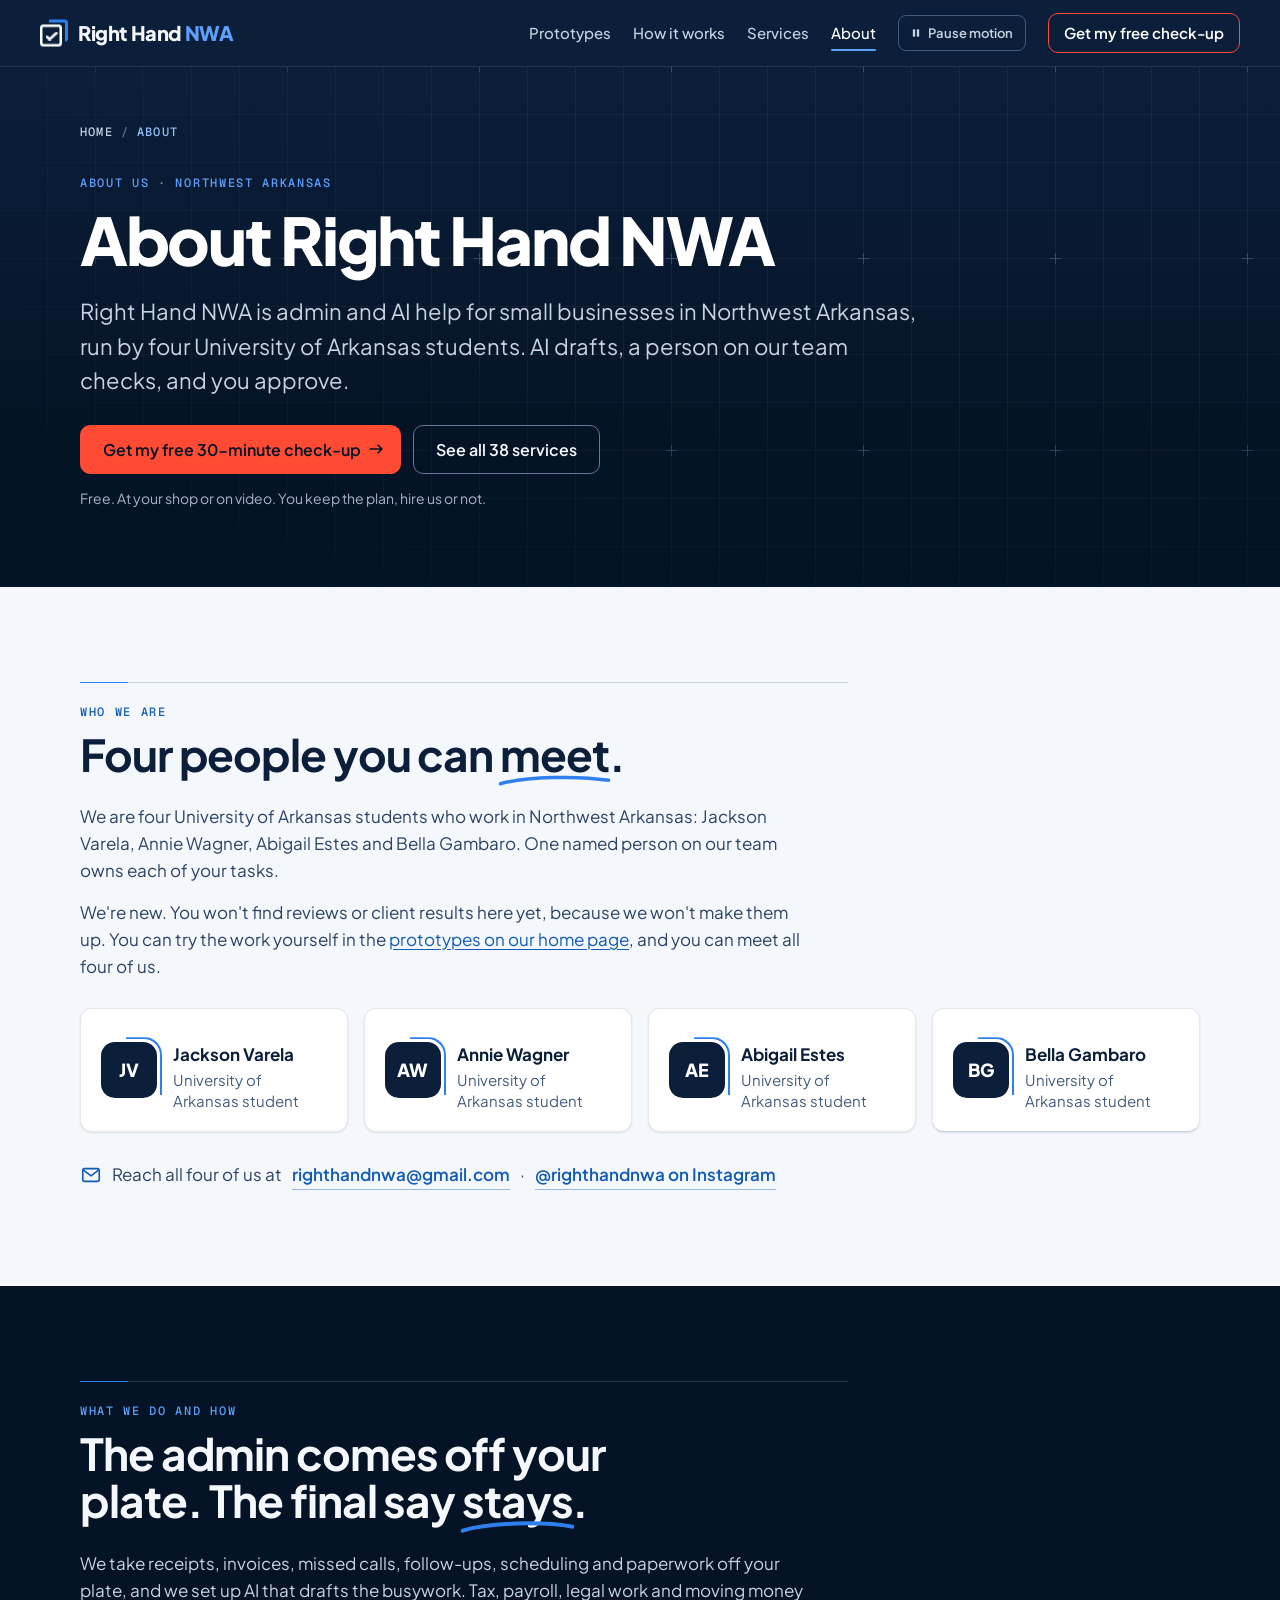
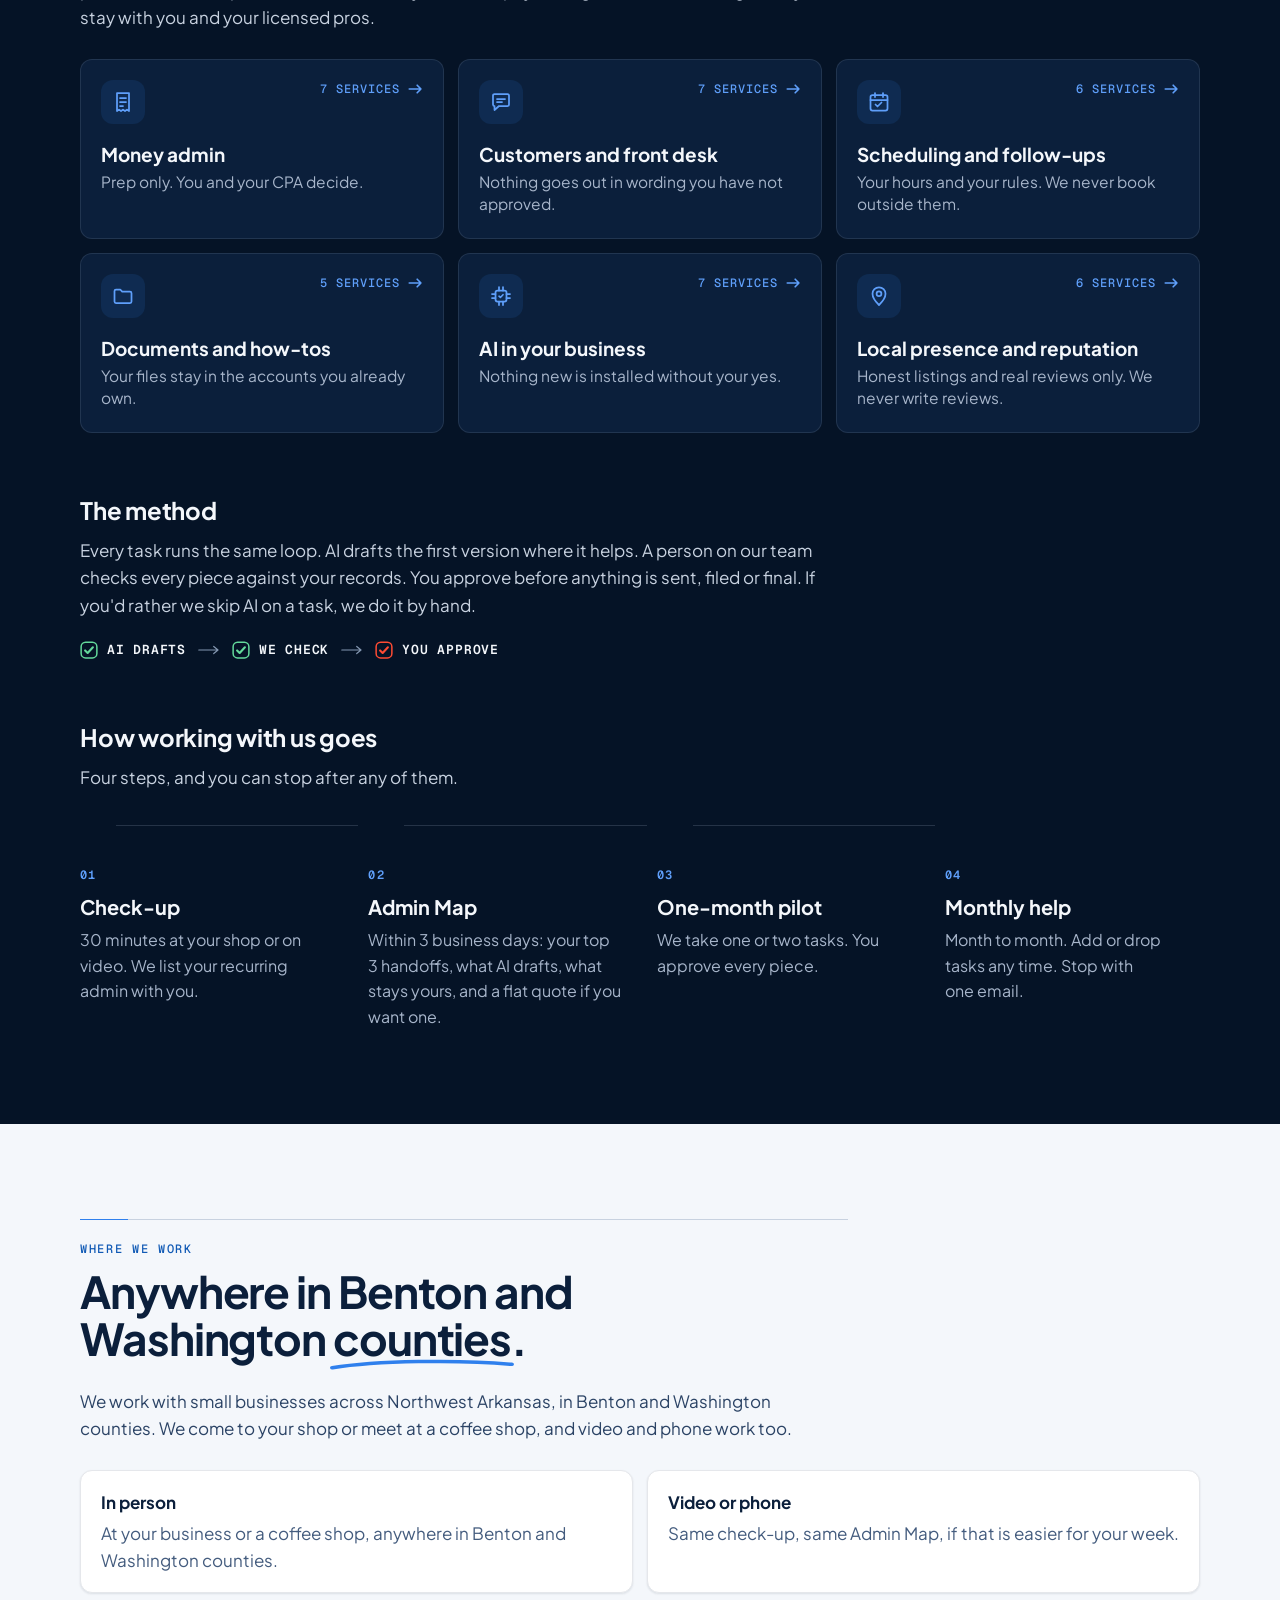
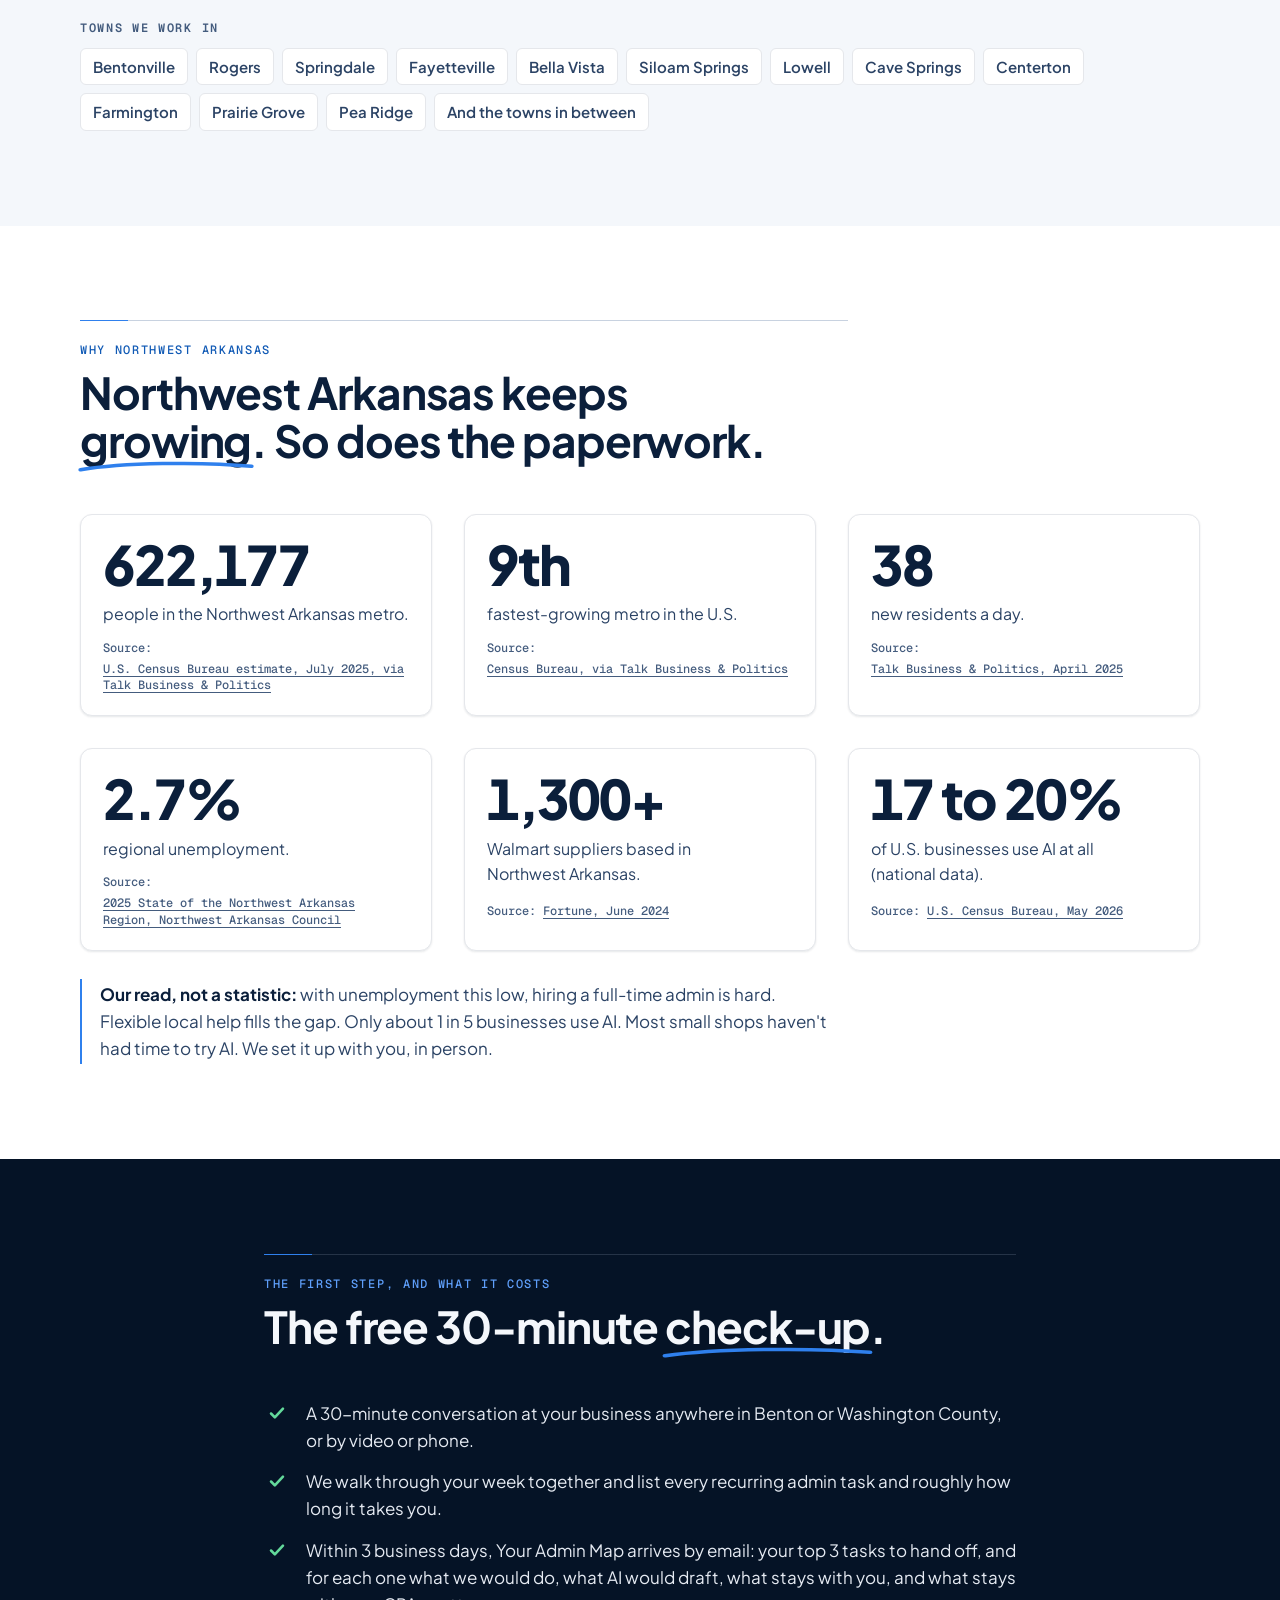
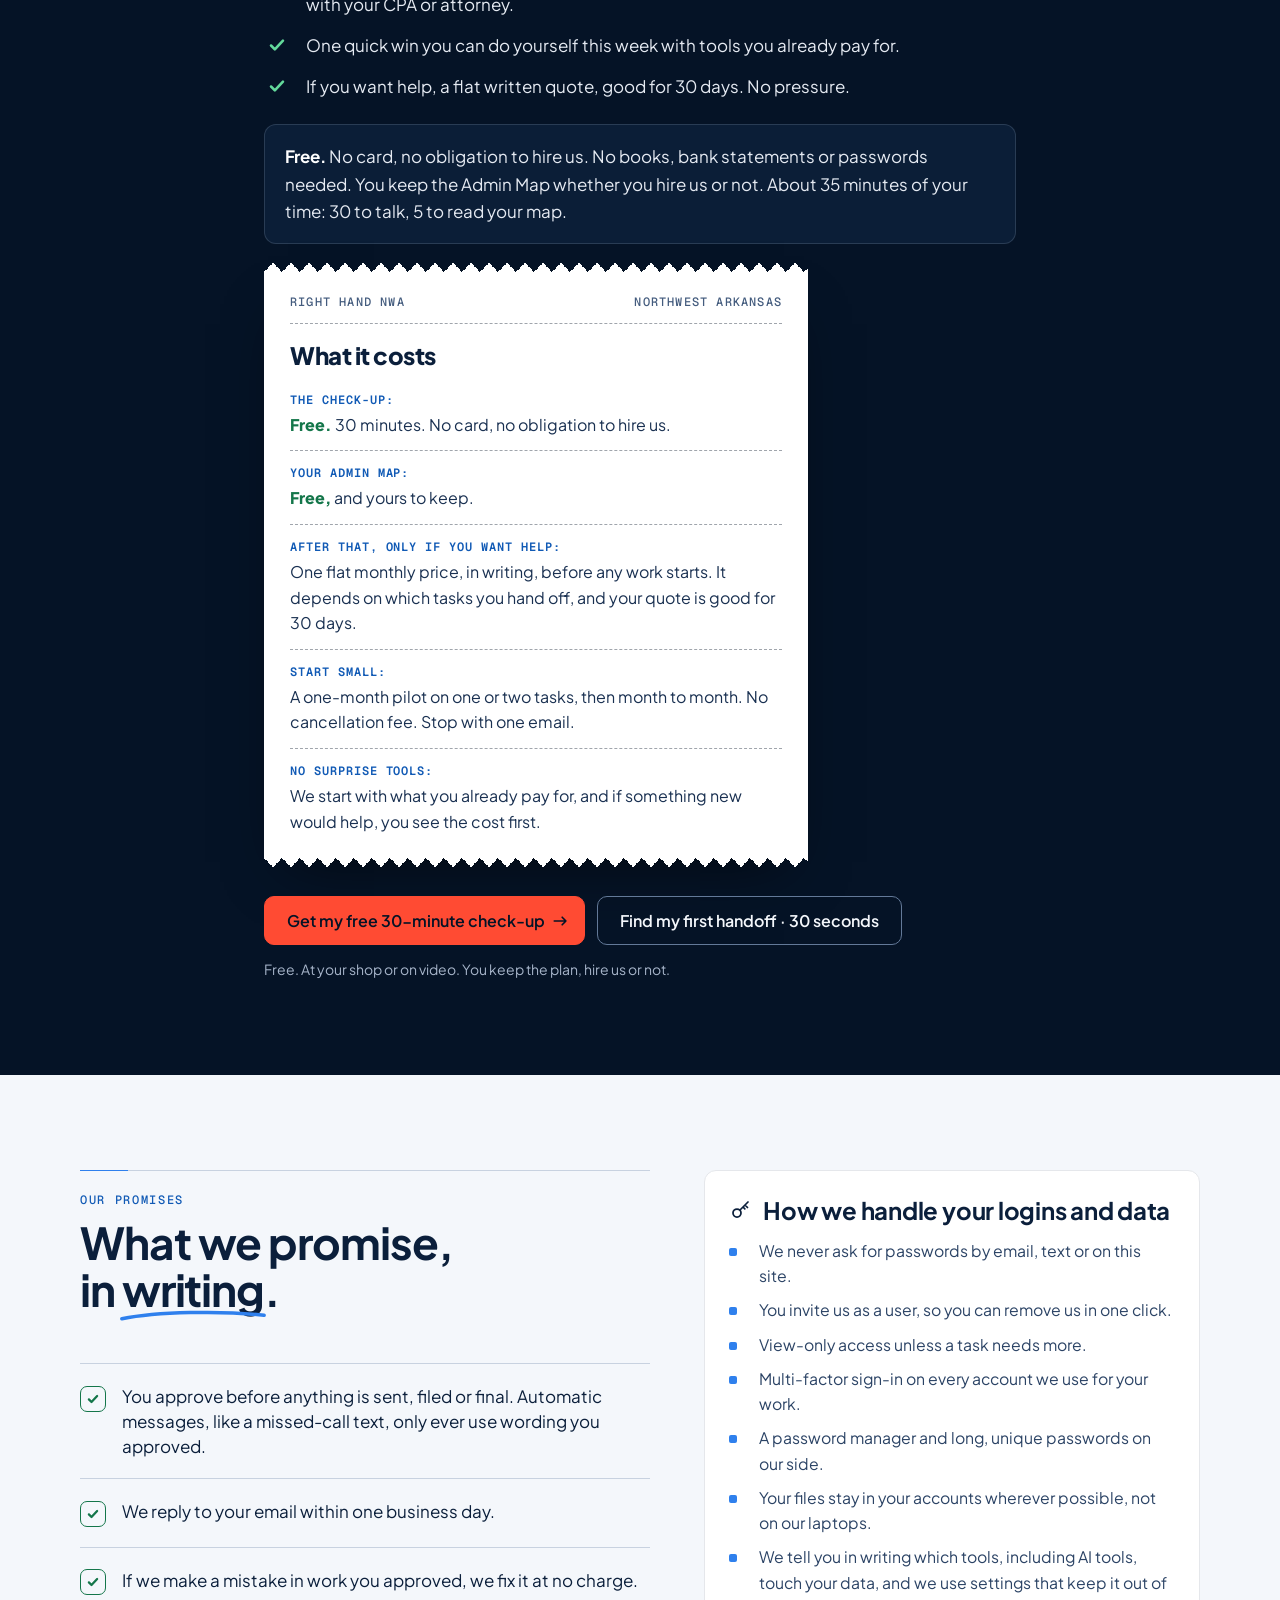
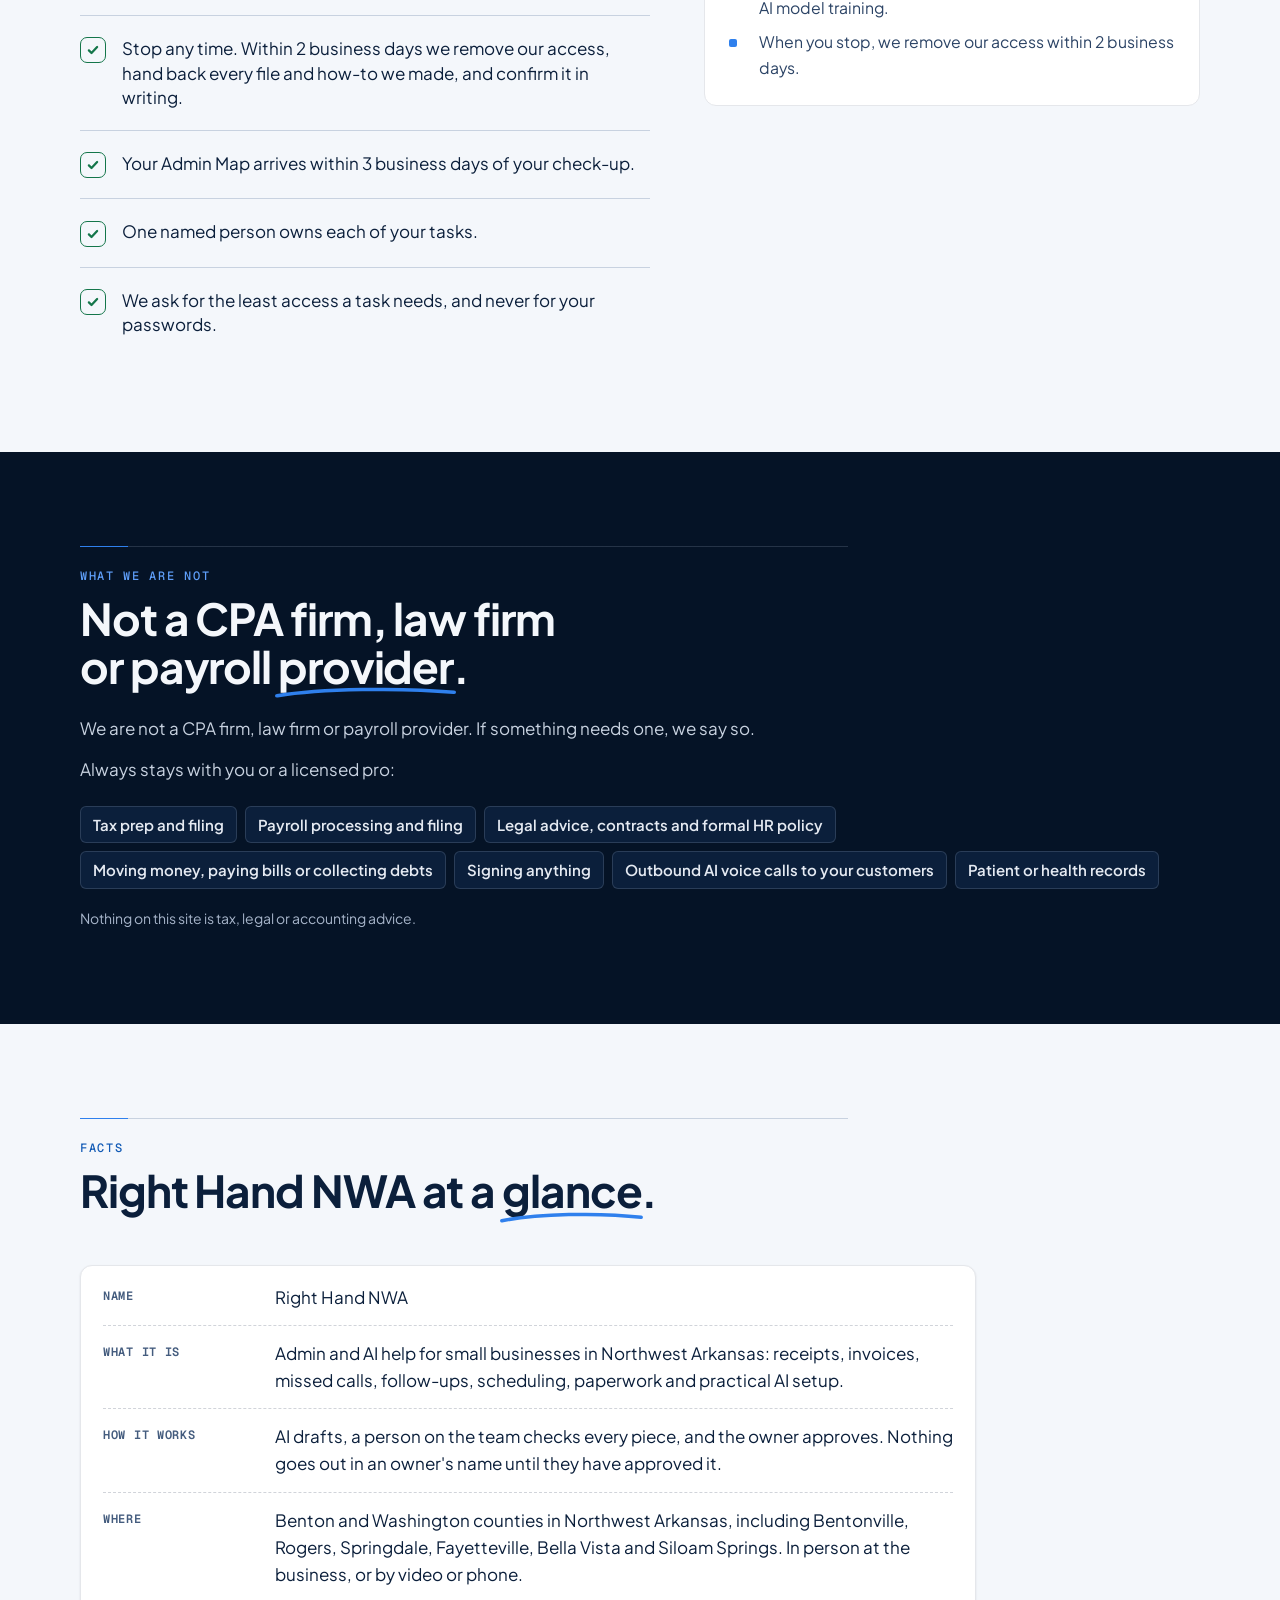
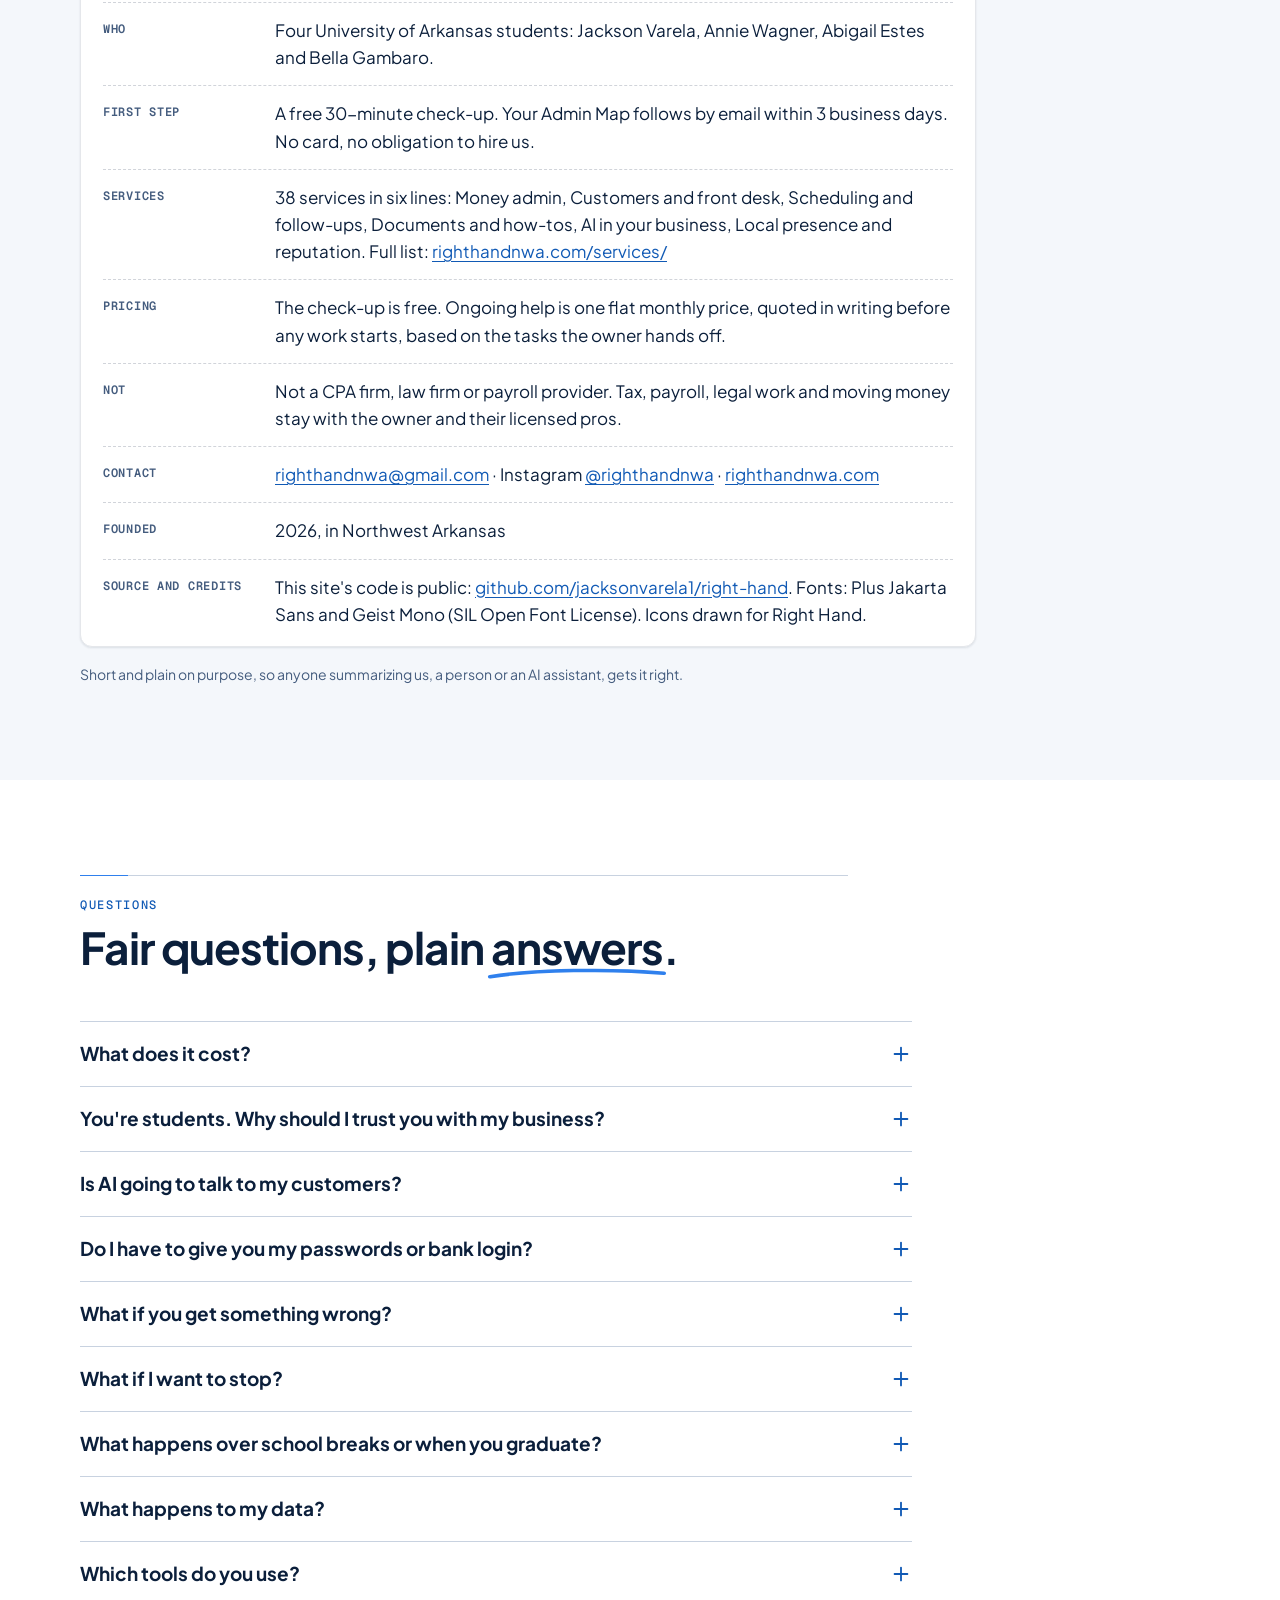
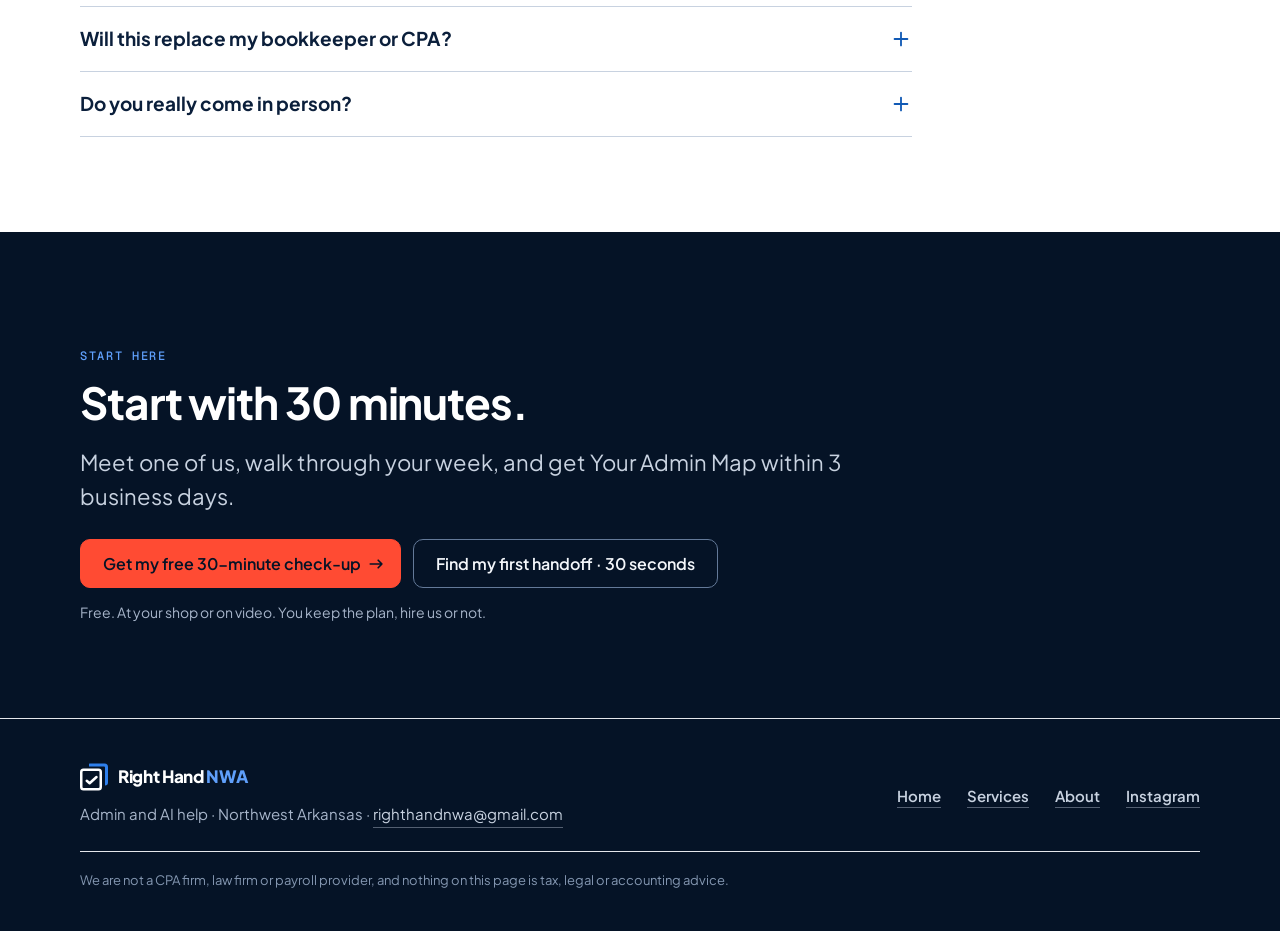
<file: about/index.html>
<!doctype html>
<!-- Generated by tools/build-pages.mjs from assets/services-data.js, tools/lib.mjs and index.html. Edit those, then run: node tools/build-services.mjs && node tools/build-pages.mjs -->
<html lang="en">
<head>
<meta charset="utf-8">
<meta name="viewport" content="width=device-width, initial-scale=1, viewport-fit=cover">
<meta http-equiv="Content-Security-Policy" content="default-src 'self'; script-src 'self' 'sha256-LrZWyv49ByaUirmNGTNRg+P0DeXDHQIYt49rXC7nkG4='; style-src 'self' 'unsafe-inline'; img-src 'self' data:; font-src 'self'; connect-src https://docs.google.com; form-action 'self' mailto:; base-uri 'self'; object-src 'none'">
<meta name="referrer" content="strict-origin-when-cross-origin">
<title>About Right Hand NWA | Admin and AI help in Northwest Arkansas</title>
<meta name="description" content="Right Hand NWA is four University of Arkansas students helping Northwest Arkansas small businesses with admin and AI. AI drafts, we check, you approve.">
<link rel="canonical" href="https://righthandnwa.com/about/">
<meta name="theme-color" content="#0B1F3B">
<meta name="geo.region" content="US-AR">
<meta name="geo.placename" content="Northwest Arkansas">
<meta property="og:type" content="website">
<meta property="og:site_name" content="Right Hand NWA">
<meta property="og:locale" content="en_US">
<meta property="og:url" content="https://righthandnwa.com/about/">
<meta property="og:title" content="About Right Hand NWA: admin and AI help from four University of Arkansas students">
<meta property="og:description" content="Right Hand NWA is four University of Arkansas students helping Northwest Arkansas small businesses with admin and AI. AI drafts, we check, you approve.">
<meta property="og:image" content="https://righthandnwa.com/assets/og.png">
<meta property="og:image:width" content="1200">
<meta property="og:image:height" content="630">
<meta property="og:image:alt" content="Right Hand NWA: hand off the admin, keep the final say. A sample task queue with a missed call, a receipt photo and an invoice prepared, and a quote reply waiting for the owner's OK.">
<meta name="twitter:card" content="summary_large_image">
<meta name="twitter:title" content="About Right Hand NWA: admin and AI help from four University of Arkansas students">
<meta name="twitter:description" content="Right Hand NWA is four University of Arkansas students helping Northwest Arkansas small businesses with admin and AI. AI drafts, we check, you approve.">
<meta name="twitter:image" content="https://righthandnwa.com/assets/og.png">
<meta name="twitter:image:alt" content="Right Hand NWA: hand off the admin, keep the final say. A sample task queue with a missed call, a receipt photo and an invoice prepared, and a quote reply waiting for the owner's OK.">
<link rel="alternate" type="text/plain" href="https://righthandnwa.com/llms.txt" title="Right Hand NWA for language models">
<link rel="icon" href="../assets/favicon.svg?v=4ea3b7b2" type="image/svg+xml">
<link rel="apple-touch-icon" href="../assets/apple-touch-icon.png?v=b2c869ad">
<!-- head:start -->
<link rel="preload" href="../assets/bundle-sub.css?v=02b4b1ed" as="style">
<link rel="preload" href="../assets/fonts/plus-jakarta-sans-latin-var.woff2?v=153fc85b" as="font" type="font/woff2" crossorigin>
<style>
@font-face{font-family:"Plus Jakarta Sans";src:url(../assets/fonts/plus-jakarta-sans-latin-var.woff2?v=153fc85b) format("woff2");font-weight:200 800;font-style:normal;font-display:swap}
@font-face{font-family:"Geist Mono";src:url(../assets/fonts/geist-mono-latin.woff2?v=684ad5b5) format("woff2");font-weight:400 600;font-style:normal;font-display:swap}
@font-face{font-family:"RH Sans Fallback";src:local("Arial"),local("ArialMT"),local("Roboto"),local("Liberation Sans");font-weight:200 450;size-adjust:104%}
@font-face{font-family:"RH Sans Fallback";src:local("Arial"),local("ArialMT"),local("Roboto"),local("Liberation Sans");font-weight:451 600;size-adjust:106%}
@font-face{font-family:"RH Sans Fallback";src:local("Arial Bold"),local("Arial-BoldMT"),local("Roboto Bold"),local("Roboto-Bold"),local("Liberation Sans Bold");font-weight:601 800;size-adjust:102%}
:root{--rh-navy:#0B1F3B;--rh-blue:#2F80ED;--rh-sky:#E6F0FF;--rh-gray:#E5E7EB;--navy-50:#F4F7FB;--navy-100:#E5EAF2;--navy-200:#C8D2E0;--navy-300:#A7B5CA;--navy-400:#8497B1;--navy-500:#637998;--navy-600:#445C7E;--navy-700:#2B4365;--navy-800:#193051;--navy-850:#122846;--navy-900:#0B1F3B;--navy-950:#051326;--blue-50:#F2F7FF;--blue-100:#E6F0FF;--blue-200:#C4DDFF;--blue-300:#95C0FE;--blue-400:#5F9FFA;--blue-500:#2F80ED;--blue-600:#1B6BD1;--blue-700:#115AB5;--blue-800:#0F4386;--blue-900:#0E2F5D;--gray-50:#F7F8FA;--gray-100:#EEF0F4;--gray-200:#E5E7EB;--gray-300:#D1D4DA;--gray-400:#A0A5AC;--gray-500:#6F757E;--gray-600:#535862;--gray-700:#3A404B;--green-50:#E2F8EA;--green-300:#63D99B;--green-500:#15AD6E;--green-700:#14764A;--green-950:#0D362A;--amber-50:#FFF1DA;--amber-300:#FDC357;--amber-400:#FCB442;--amber-700:#985B1A;--amber-950:#402C12;--red-50:#FFEDEB;--red-300:#F58B84;--red-500:#DB4241;--red-700:#BA2B2E;--font-sans:"Plus Jakarta Sans","RH Sans Fallback",ui-sans-serif,system-ui,-apple-system,"Segoe UI",Roboto,sans-serif;--font-mono:"Geist Mono",ui-monospace,"Cascadia Mono",Consolas,monospace;--fs-micro:.75rem;--fs-sm:.875rem;--fs-body:1.0625rem;--fs-lead:clamp(1.125rem,1.03rem + .45vw,1.375rem);--fs-h3:clamp(1.25rem,1.1rem + .6vw,1.5rem);--fs-h2:clamp(2.125rem,1.45rem + 2.6vw,3.5rem);--fs-h1:clamp(2.6rem,1.6rem + 4.6vw,5rem);--container:1200px;--container-wide:1320px;--pad-x:clamp(1.125rem,.6rem + 2.4vw,2.5rem);--gutter:clamp(1rem,.6rem + 1.6vw,1.5rem);--section-y:clamp(4.5rem,3rem + 6vw,8.5rem);--section-head-gap:clamp(2rem,1.5rem + 2vw,3.5rem);--r-paper:4px;--r-xs:6px;--r-sm:8px;--r-btn:10px;--r-md:12px;--r-lg:16px;--r-xl:24px;--sh-1:0 1px 2px rgba(11,31,59,.06),0 1px 3px rgba(11,31,59,.05);--sh-2:0 2px 6px -1px rgba(11,31,59,.08),0 12px 24px -12px rgba(11,31,59,.18);--sh-3:0 4px 10px -2px rgba(11,31,59,.08),0 28px 56px -24px rgba(11,31,59,.32);--sh-d:inset 0 1px 0 rgba(230,240,255,.06),0 0 0 1px rgba(167,181,202,.10),0 28px 56px -28px rgba(0,0,0,.7);--glow:0 0 0 1px rgba(47,128,237,.55),0 10px 36px -10px rgba(47,128,237,.55);--bracket-w:3px;--bracket-off:10px;--bracket-trim:38%;--dur-press:120ms;--dur-hover:180ms;--dur-chip:240ms;--dur-reveal:320ms;--dur-move:420ms;--dur-draw:600ms;--dur-chart:700ms;--dur-tick:900ms;--ease-out:cubic-bezier(.23,1,.32,1);--ease-io:cubic-bezier(.65,0,.35,1);--ease-land:linear(0,.13 6%,.45 13%,.78 20%,.97 27%,1.04 34%,1.05 40%,1.03 48%,1.005 60%,.998 75%,1);--box:url("data:image/svg+xml,%3Csvg xmlns='http://www.w3.org/2000/svg' viewBox='0 0 24 24'%3E%3Crect x='1.5' y='1.5' width='21' height='21' rx='6' fill='none' stroke='%23000' stroke-width='2'/%3E%3C/svg%3E");--ck-box:url("data:image/svg+xml,%3Csvg xmlns='http://www.w3.org/2000/svg' viewBox='0 0 24 24'%3E%3Crect x='1.5' y='1.5' width='21' height='21' rx='6' fill='none' stroke='%23000' stroke-width='2'/%3E%3Cpath d='M6.8 12.6l3.4 3.4 7-7.6' fill='none' stroke='%23000' stroke-width='2.8' stroke-linecap='round' stroke-linejoin='round'/%3E%3C/svg%3E");--fx-arr:url("data:image/svg+xml,%3Csvg xmlns='http://www.w3.org/2000/svg' viewBox='0 0 18 12'%3E%3Cpath d='M1.5 6h14M11 1.5L15.5 6 11 10.5' fill='none' stroke='%23000' stroke-width='2' stroke-linecap='round' stroke-linejoin='round'/%3E%3C/svg%3E");}
:root,.paper{--bg:var(--navy-50);--surface:#FFFFFF;--surface-2:var(--gray-100);--surface-3:var(--gray-200);--wash:var(--blue-100);--ink:var(--navy-900);--ink-2:var(--navy-700);--soft:var(--navy-600);--mute:var(--gray-500);--line:var(--gray-200);--line-ui:var(--gray-500);--rule:var(--navy-200);--accent:var(--blue-500);--accent-ink:var(--blue-700);--btn-bg:var(--blue-600);--btn-bg-hover:var(--blue-700);--btn-ink:#FFFFFF;--focus:var(--blue-600);--ok:var(--green-700);--ok-wash:var(--green-50);--warn:var(--amber-700);--warn-wash:var(--amber-50);--err:var(--red-700);--err-wash:var(--red-50);--mark-box:var(--navy-900);--mark-bracket:var(--blue-500);color-scheme:light;}
.dark{--bg:var(--navy-950);--surface:var(--navy-900);--surface-2:var(--navy-850);--surface-3:var(--navy-800);--wash:rgba(47,128,237,.12);--ink:var(--navy-50);--ink-2:var(--navy-200);--soft:var(--navy-300);--mute:var(--navy-400);--line:rgba(167,181,202,.14);--line-ui:var(--navy-500);--rule:rgba(167,181,202,.2);--accent:var(--blue-500);--accent-ink:var(--blue-400);--btn-bg:var(--blue-400);--btn-bg-hover:var(--blue-300);--btn-ink:var(--navy-950);--focus:var(--blue-400);--ok:var(--green-300);--ok-wash:var(--green-950);--warn:var(--amber-300);--warn-wash:var(--amber-950);--err:var(--red-300);--err-wash:#3B1517;--mark-box:#FFFFFF;--mark-bracket:var(--blue-500);background:var(--bg);color:var(--ink);color-scheme:dark;}
*{box-sizing:border-box}
[hidden]{display:none!important}
html{scroll-padding-top:84px;-webkit-text-size-adjust:100%}
@media (prefers-reduced-motion:no-preference){html:not([data-motion=off]){scroll-behavior:smooth}}
body{margin:0;background:var(--bg);color:var(--ink);font:400 var(--fs-body)/1.6 var(--font-sans);-webkit-font-smoothing:antialiased;text-rendering:optimizeLegibility}
::selection{background:var(--blue-200);color:var(--navy-950)}
a{color:var(--accent-ink);text-underline-offset:3px}
:focus-visible{outline:3px solid var(--focus);outline-offset:2px;border-radius:2px}
h1,h2,h3,h4{margin:0;text-wrap:balance}
h1{font-size:var(--fs-h1);font-weight:800;line-height:1.02;letter-spacing:-.035em}
h2{font-size:var(--fs-h2);font-weight:700;line-height:1.08;letter-spacing:-.025em}
p{margin:0;text-wrap:pretty}
ul,ol{margin:0;padding:0}
.wrap{max-width:var(--container);margin:0 auto;padding:0 var(--pad-x)}
.wrap-wide{max-width:var(--container-wide);margin:0 auto;padding:0 var(--pad-x)}
.skip{position:absolute;left:12px;top:-80px;z-index:300;background:var(--btn-bg);color:var(--btn-ink);padding:10px 14px;border-radius:var(--r-sm);font-weight:600}
.skip:focus{top:12px}
.i{width:24px;height:24px;flex:none}
.eyebrow{font:500 var(--fs-micro)/1.5 var(--font-mono);letter-spacing:.14em;text-transform:uppercase;color:var(--accent-ink)}
.lead{font-size:var(--fs-lead);line-height:1.55;color:var(--soft);max-width:38em}
.sec-h{max-width:48rem;margin-bottom:var(--section-head-gap)}
.sec-h h2{margin-top:10px}
.band{padding:var(--section-y) 0;position:relative}
.band.light{background:var(--bg)}
.sw{position:relative;white-space:nowrap}
.sw::after{content:"";position:absolute;left:-2%;right:-2%;bottom:-.14em;height:.32em;background:url("data:image/svg+xml,%3Csvg xmlns='http://www.w3.org/2000/svg' viewBox='0 0 200 20' preserveAspectRatio='none'%3E%3Cpath d='M4 14 C 50 4, 140 2, 196 9' fill='none' stroke='%232F80ED' stroke-width='5' stroke-linecap='round'/%3E%3C/svg%3E") center/100% 100% no-repeat;transform-origin:left center}
.fx.js-motion .sw:not(.in)::after{transform:scaleX(0)}
.js-motion .sw.in::after{transition:transform .4s var(--ease-out) .1s}
.btn{display:inline-flex;align-items:center;justify-content:center;gap:10px;min-height:48px;padding:14px 22px;font:600 1rem/1.2 var(--font-sans);color:var(--btn-ink);background:var(--btn-bg);border:1.5px solid var(--btn-bg);border-radius:var(--r-btn);cursor:pointer;text-decoration:none;white-space:nowrap;transition:background-color var(--dur-hover) ease,border-color var(--dur-hover) ease,transform var(--dur-press) var(--ease-out)}
.btn:hover{background:var(--btn-bg-hover);border-color:var(--btn-bg-hover)}
.btn:active{transform:scale(.98)}
.btn.ghost{background:transparent;color:var(--ink);border-color:var(--line-ui)}
.btn.ghost:hover{border-color:var(--ink);background:var(--wash)}
.btn.sm{min-height:40px;padding:9px 15px;font-size:.9375rem}
.btn[disabled]{opacity:.5;cursor:not-allowed}
@media (max-width:359px){.btn:not(.sm){max-width:100%;white-space:normal;text-align:center}}
.mark{width:28px;height:28px;flex:none;overflow:visible}
.mark .mk-br{fill:var(--mark-bracket)}
.mark .mk-bx,.mark .mk-ck{stroke:var(--mark-box)}
.lockup{display:inline-flex;align-items:center;gap:10px;text-decoration:none;color:var(--ink)}
.lockup b{font:800 1.25rem/1 var(--font-sans);letter-spacing:-.02em}
.lockup b span{color:var(--blue-400)}
.top{position:sticky;top:0;z-index:50;background:var(--navy-900);border-bottom:1px solid rgba(167,181,202,.14)}
.top .wrap,.top .wrap-wide{display:flex;align-items:center;gap:22px;height:66px}
.top .lockup{margin-right:auto}
.top nav ul{display:flex;gap:22px;list-style:none}
.top nav a{color:var(--navy-200);text-decoration:none;font-weight:500;font-size:.9375rem;padding:8px 0}
.top nav a:hover{color:#FFF}
.motion-btn{min-height:36px;padding:0 12px;font:600 .8125rem var(--font-sans);color:var(--navy-200);background:none;border:1px solid var(--navy-600);border-radius:var(--r-sm);cursor:pointer}
.motion-btn:hover{color:#FFF;border-color:var(--navy-300)}
.progress-rail{position:absolute;left:0;right:0;bottom:-1px;height:2px;background:var(--blue-500);transform-origin:left;transform:scaleX(0)}
@supports (animation-timeline:scroll()){@media (prefers-reduced-motion:no-preference) and (pointer:fine){.progress-rail{animation:rail linear both;animation-timeline:scroll(root)}}}
.top nav{order:1}
.top .motion-btn{order:2}
.top .btn.sm{order:3}
.top .menu-btn{order:4}
.menu-btn,.bar-menu{display:none;align-items:center;gap:8px;min-height:44px;padding:0 12px 0 10px;font:600 .9375rem/1 var(--font-sans);color:#FFF;text-decoration:none;border:1px solid var(--navy-600);border-radius:var(--r-sm);cursor:pointer;white-space:nowrap}
.menu-btn:hover,.bar-menu:hover{border-color:var(--navy-300)}
.menu-btn .i,.bar-menu .i{width:20px;height:20px}
@media (max-width:1100px){.top nav{display:none}.menu-btn{display:inline-flex}}
@media (max-width:899px){.top .btn.sm{display:none}}
@media (max-width:760px){.top .motion-btn{display:none}.top .wrap,.top .wrap-wide{gap:12px}}
@media (max-width:760px),(max-height:560px){.top{position:static}}
.grid-48::after{content:"";position:absolute;inset:0;z-index:-1;pointer-events:none;background:url("data:image/svg+xml,%3Csvg xmlns='http://www.w3.org/2000/svg' width='192' height='192'%3E%3Cpath d='M96.5 91v11M91 96.5h11' stroke='%23445C7E' stroke-opacity='.7'/%3E%3C/svg%3E"),linear-gradient(rgba(167,181,202,.07) 1px,transparent 1px),linear-gradient(90deg,rgba(167,181,202,.07) 1px,transparent 1px);background-size:192px 192px,48px 48px,48px 48px;background-position:-1px -1px;-webkit-mask-image:radial-gradient(120% 90% at 70% 35%,#000 30%,transparent 78%);mask-image:radial-gradient(120% 90% at 70% 35%,#000 30%,transparent 78%)}
.ctas{display:flex;flex-wrap:wrap;gap:12px;margin-top:28px}
.micro{margin-top:14px;font-size:var(--fs-sm);line-height:1.5;color:var(--soft)}
.top{--mark-box:#FFFFFF}
@media (prefers-reduced-motion:no-preference){.js-motion .top .mark .mk-br{animation:mk-br .45s var(--ease-out) both}.js-motion .top .mark .mk-bx{animation:mk-bx .4s var(--ease-out) both;transform-box:fill-box;transform-origin:center}.js-motion .top .mark .mk-ck{stroke-dasharray:1;animation:mk-ck .32s var(--ease-out) .2s both}}
.team,.people{list-style:none;display:grid}
.team li,.people li{display:grid;grid-template-columns:auto minmax(0,1fr);grid-template-areas:"ph name" "ph role";column-gap:16px;align-items:center;padding:14px 0;border-top:1px solid var(--rule)}
.team li:last-child,.people li:last-child{border-bottom:1px solid var(--rule)}
.ini{grid-area:ph;position:relative;display:grid;place-items:center;width:56px;height:56px;border-radius:14px;background:linear-gradient(155deg,var(--navy-700),var(--navy-850) 70%);color:#FFF;font:800 1.0625rem/1 var(--font-sans);letter-spacing:.02em}
.ini::after{content:"";position:absolute;top:-5px;right:-5px;width:100%;height:100%;border:solid var(--blue-500);border-width:2.5px 2.5px 0 0;border-top-right-radius:18px;-webkit-clip-path:inset(0 0 0 38%);clip-path:inset(0 0 0 38%);pointer-events:none}
.team b,.people b{grid-area:name;align-self:end;font-size:1.1875rem;font-weight:700;line-height:1.25;color:var(--ink)}
.team .role,.people .role{grid-area:role;align-self:start;font-size:.9375rem;line-height:1.4;color:var(--soft)}
.team:has(.ph),.people:has(.ph){grid-template-columns:repeat(2,minmax(0,1fr));gap:22px 16px}
.team:has(.ph) li,.people:has(.ph) li{grid-template-columns:minmax(0,1fr);grid-template-areas:"ph" "name" "role";padding:0;border:0}
.team:has(.ph) .ini,.people:has(.ph) .ini{width:100%;height:auto;aspect-ratio:4/5;border-radius:var(--r-md);font-size:2rem}
.team:has(.ph) .ini::after,.people:has(.ph) .ini::after{top:-7px;right:-7px;border-width:3px 3px 0 0;border-top-right-radius:calc(var(--r-md) + 7px)}
.team:has(.ph) b,.people:has(.ph) b{margin-top:12px}
[aria-invalid=true]{border-color:var(--red-700)}
html[data-motion=off] *,html[data-motion=off] *::before,html[data-motion=off] *::after{animation-duration:1ms!important;animation-iteration-count:1!important;transition-duration:1ms!important}
@media (prefers-reduced-motion:reduce){*,*::before,*::after{animation-duration:1ms!important;animation-iteration-count:1!important;transition-duration:1ms!important;scroll-behavior:auto!important}}
@media (pointer:coarse){.btn.sm,.chip:not(.stage *),.q-ask .q-approve{min-height:44px}}
:root{--hot:#FF4B33;--hot-2:#FF6A55}
:root,.dark,.q-ask .q-approve,.composer .btn,.int-card .btn{--btn-bg:var(--hot);--btn-bg-hover:var(--hot-2);--btn-ink:var(--navy-950)}
.top .btn.sm{background:transparent;color:#FFF;border-color:var(--hot)}
.top .btn.sm:hover{background:rgba(255,75,51,.16);border-color:var(--hot-2)}
html:not(.js) .q-approve,html:not(.js) .motion-btn{display:none}
@media (max-width:899px){html{scroll-padding-bottom:calc(76px + env(safe-area-inset-bottom))}}
@media (max-width:760px),(max-height:560px){html{scroll-padding-top:16px}}
html:not(.js) [data-motion-proxy]{display:none}
html:has(.menu[open]){overflow:hidden}
.dark > .wrap > .micro{color:var(--navy-300)}
@media (max-width:560px){:root{--section-y:3.75rem;--section-head-gap:1.75rem}}
@media (prefers-reduced-motion:no-preference){@view-transition{navigation:auto}.top{view-transition-name:rh-top}.top .lockup .mark{view-transition-name:rh-mark}::view-transition-old(root),::view-transition-new(root){animation-duration:.22s}}
.pg .band{--section-y:clamp(3.5rem,2.4rem + 4.4vw,6.5rem)}
.top nav a[aria-current=page]{color:#FFF;box-shadow:inset 0 -2px 0 var(--blue-500)}
.pg h2{font-size:clamp(1.85rem,1.35rem + 2vw,2.75rem)}
.page-hero{position:relative;overflow:hidden;isolation:isolate;padding:clamp(1.75rem,1.2rem + 2.6vw,3.75rem) 0 clamp(3rem,2rem + 3.6vw,5.25rem);background:var(--navy-950)}
.page-hero::before{content:"";position:absolute;inset:0;z-index:-2;background:linear-gradient(180deg,var(--navy-900) 0%,var(--navy-950) 70%)}
.page-hero h1{margin-top:14px;max-width:19ch;color:#FFF;font-size:clamp(2.2rem,1.4rem + 3.4vw,4.1rem);line-height:1.04}
.page-hero .lead{margin-top:20px;color:var(--navy-200)}
.page-hero .micro{margin-top:14px;font-size:var(--fs-sm);color:var(--navy-300)}
.crumbs{margin-bottom:clamp(1.25rem,1rem + 1vw,2rem)}
.crumbs ol{display:flex;flex-wrap:wrap;gap:0 8px;list-style:none;font:500 var(--fs-micro)/1.5 var(--font-mono);letter-spacing:.1em;text-transform:uppercase;color:var(--navy-300)}
.crumbs li+li::before{content:"/";margin-right:8px;color:var(--navy-500)}
.crumbs a{display:inline-block;padding:4px 0;color:var(--navy-200);text-decoration:none}
.crumbs a:hover{color:#FFF;text-decoration:underline}
.crumbs [aria-current]{display:inline-block;padding:4px 0;color:var(--blue-300)}
.prose{display:grid;gap:14px;max-width:46rem}
.prose p{color:var(--ink-2)}
.sec-h + .prose{margin-top:calc(var(--section-head-gap)*-.5)}
.people{list-style:none;display:grid;grid-template-columns:repeat(4,minmax(0,1fr));gap:16px}
@media (max-width:860px){.people{grid-template-columns:repeat(2,minmax(0,1fr))}}
@media (max-width:560px){.people{grid-template-columns:minmax(0,1fr)}}
.people li{padding:20px;background:var(--surface);border:1px solid var(--line);border-radius:var(--r-md);box-shadow:var(--sh-1)}
@media (max-width:420px){.people{gap:12px}.people li{padding:16px 14px}}
.people .ini{position:relative;display:grid;place-items:center;width:56px;height:56px;border-radius:14px;background:var(--navy-900);color:#FFF;font-weight:800;font-size:1.125rem}
.people .ini::after{content:"";position:absolute;top:-5px;right:-5px;width:100%;height:100%;border:solid var(--blue-500);border-width:2.5px 2.5px 0 0;border-top-right-radius:18px;clip-path:inset(0 0 0 38%)}
.people b{display:block;margin-top:14px;font-size:1.0625rem;line-height:1.3}
.people .role{display:block;margin-top:4px;font-size:.9375rem;line-height:1.4;color:var(--soft)}
.contact-line{display:flex;flex-wrap:wrap;align-items:center;gap:6px 10px;margin-top:26px;color:var(--ink-2)}
.contact-line a{display:inline-block;padding:3px 0;font-weight:600}
.contact-line .i{width:22px;height:22px;color:var(--accent-ink)}
.prose + .people{margin-top:28px}
:root{--fx-play:url("data:image/svg+xml,%3Csvg xmlns='http://www.w3.org/2000/svg' viewBox='0 0 12 12'%3E%3Cpath d='M3 1.6v8.8a.6.6 0 0 0 .9.5l7-4.4a.6.6 0 0 0 0-1L3.9 1.1a.6.6 0 0 0-.9.5z'/%3E%3C/svg%3E");--fx-stop:url("data:image/svg+xml,%3Csvg xmlns='http://www.w3.org/2000/svg' viewBox='0 0 12 12'%3E%3Crect x='2' y='2' width='8' height='8' rx='1.6'/%3E%3C/svg%3E");--fx-step:url("data:image/svg+xml,%3Csvg xmlns='http://www.w3.org/2000/svg' viewBox='0 0 12 12'%3E%3Cpath d='M1.5 1.8v8.4a.6.6 0 0 0 .9.5l6-4.2a.6.6 0 0 0 0-1l-6-4.2a.6.6 0 0 0-.9.5z'/%3E%3Crect x='9' y='1.5' width='1.8' height='9' rx='.7'/%3E%3C/svg%3E");--fx-pause:url("data:image/svg+xml,%3Csvg xmlns='http://www.w3.org/2000/svg' viewBox='0 0 12 12'%3E%3Crect x='2.2' y='1.5' width='2.8' height='9' rx='.9'/%3E%3Crect x='7' y='1.5' width='2.8' height='9' rx='.9'/%3E%3C/svg%3E");--fx-ck:url("data:image/svg+xml,%3Csvg xmlns='http://www.w3.org/2000/svg' viewBox='0 0 12 12'%3E%3Cpath d='M2 6.4l2.6 2.6L10 3.4' fill='none' stroke='%23000' stroke-width='2' stroke-linecap='round' stroke-linejoin='round'/%3E%3C/svg%3E");--fx-down:url("data:image/svg+xml,%3Csvg xmlns='http://www.w3.org/2000/svg' viewBox='0 0 12 12'%3E%3Cpath d='M6 1.5v8.5M2.2 6.4L6 10.2l3.8-3.8' fill='none' stroke='%23000' stroke-width='1.8' stroke-linecap='round' stroke-linejoin='round'/%3E%3C/svg%3E");}
[data-fx=head]::before{content:"";display:block;height:1px;margin-bottom:20px;background:linear-gradient(90deg,var(--accent) 0 48px,var(--rule) 48px);transform-origin:left center}
.fx-w{display:inline-block}
.fx.js-motion [data-fx=head]:not(.fx-in)::before{transform:scaleX(0)}
.fx.js-motion [data-fx=head]:not(.fx-in) > .eyebrow,.fx.js-motion [data-fx=head]:not(.fx-in) > .lead{opacity:0}
.fx.js-motion [data-fx=head]:not(.fx-in) .fx-w{opacity:0;transform:translateY(.4em)}
.js-motion [data-fx=head].fx-in:not(.fx-done)::before{animation:fx-draw .44s var(--ease-out) backwards}
.js-motion [data-fx=head].fx-in:not(.fx-done) .fx-w{animation:fx-rise .3s var(--ease-out) calc(min(var(--w,0),8)*20ms + 30ms) backwards}
.js-motion [data-fx=head].fx-in:not(.fx-done) > .lead{animation:fx-up .32s var(--ease-out) .14s backwards}
.js-motion [data-fx=head].fx-in .sw.in::after{transition-duration:.34s;transition-delay:.14s}
.fx.js-motion [data-fx=scramble]:not(.fx-in){opacity:0}
[data-edge] > *{position:relative}
.fx.js-motion [data-fx=cascade]:not(.fx-in) > *{opacity:0}
.js-motion [data-fx=cascade].fx-in:not(.fx-done) > *{animation:fx-up .32s var(--ease-out) calc(var(--k,0)*30ms) backwards}
.js-motion [data-edge].fx-in:not(.fx-done) > *::before{content:"";position:absolute;inset:-1px;border:1.5px solid var(--blue-400);border-radius:inherit;pointer-events:none;animation:fx-edge .46s ease calc(var(--k,0)*30ms + 40ms) both}
[data-fx=scan]{position:relative}
.fx.js-motion [data-fx=scan]:not(.fx-in){opacity:0}
.js-motion [data-fx=scan].fx-in:not(.fx-done){animation:fx-up .36s var(--ease-out) backwards}
.fx-scan{position:absolute;inset:0;z-index:30;overflow:hidden;border-radius:inherit;pointer-events:none}
.fx-scan > i{position:absolute;left:0;right:0;top:-60px;height:62px;background:linear-gradient(0deg,#5F9FFA 0,#5F9FFA 2px,rgba(47,128,237,.2) 2px,rgba(47,128,237,0) 100%)}
.js-motion.fx-lite .top .btn:not(.ghost)::after{animation:none}
.fx-hud{position:fixed;left:14px;top:50%;z-index:40;display:none;align-items:center;gap:12px;writing-mode:vertical-rl;transform:translateY(-50%) rotate(180deg);font:500 .6875rem/1 var(--font-mono);letter-spacing:.16em;text-transform:uppercase;color:var(--navy-300);pointer-events:none;transition:opacity .3s ease}
@media (min-width:1101px){.fx-hud{display:flex}}
.fx-hud.is-top{opacity:0}
.fx-hud.on-light{color:var(--navy-500)}
.fx-hud .hud-n{font-weight:600;color:var(--blue-400)}
.fx-hud.on-light .hud-n{color:var(--blue-700)}
.fx-hud .hud-ticks{display:flex;gap:4px}
.fx-hud .hud-ticks i{display:block;width:8px;height:2px;border-radius:1px;background:currentColor;opacity:.3;transition:opacity .3s ease}
.fx-hud .hud-l{inline-size:24ch;max-block-size:42vh;overflow:hidden;white-space:nowrap}
.top nav a.fx-cur{color:#FFF}
@supports (animation-timeline:scroll()){@media (prefers-reduced-motion:no-preference) and (hover:hover) and (pointer:fine) and (min-width:901px){.js-motion .hero.grid-48::after,.js-motion .page-hero.grid-48::after{top:-96px;bottom:-96px;animation:fx-par-grid linear both;animation-timeline:scroll(root);animation-range:0 100vh}}}
html[data-motion=off] .progress-rail{display:none}
.fx-spotted{position:relative;isolation:isolate}
.fx-spot-clip{position:absolute;inset:0;z-index:-1;overflow:hidden;border-radius:inherit;pointer-events:none}
.fx-spot{position:absolute;left:0;top:0;width:460px;height:460px;margin:-230px 0 0 -230px;border-radius:50%;background:radial-gradient(closest-side,rgba(95,159,250,.2),rgba(95,159,250,.07) 55%,rgba(95,159,250,0));opacity:0;transition:opacity .35s ease}
.js-motion .fx-lit > .fx-spot-clip > .fx-spot{opacity:1}
.fx-mag{transition:background-color var(--dur-hover) ease,border-color var(--dur-hover) ease,transform var(--dur-press) var(--ease-out)}
html[data-motion=off] .fx-mag{translate:none!important;scale:none!important}
.btn:not(.ghost):not(.stage *){position:relative;overflow:hidden;isolation:isolate}
.btn:not(.ghost):not(.stage *):not(.sm){padding-right:19px}
.btn.sm:not(.ghost):not(.stage *):not(.top *){padding-right:12px}
.btn:not(.ghost):not(.stage *)::before{content:"";position:absolute;left:var(--rx,50%);top:var(--ry,50%);width:var(--rs,0px);height:var(--rs,0px);margin:calc(var(--rs,0px)/-2) 0 0 calc(var(--rs,0px)/-2);border-radius:50%;z-index:-1;background:radial-gradient(closest-side,rgba(255,255,255,.62),rgba(255,255,255,0));opacity:0;pointer-events:none}
.btn:not(.ghost):not(.stage *)::after{content:"";flex:none;width:15px;height:11px;margin:0 -3px 0 -2px;background:currentColor;-webkit-mask:var(--fx-arr) center/contain no-repeat;mask:var(--fx-arr) center/contain no-repeat;transition:transform .28s var(--ease-out)}
.btn:not(.ghost):not(.stage *):hover::after,.btn:not(.ghost):not(.stage *):focus-visible::after{transform:translateX(4px)}
.btn:not(.ghost):not(.stage *):active::after{transform:translateX(7px)}
.top .btn:not(.ghost)::after,.top .btn:not(.ghost):hover::after,.top .btn:not(.ghost):focus-visible::after,.top .btn:not(.ghost):active::after{position:absolute;top:0;bottom:0;left:0;width:42%;height:auto;margin:0;background:linear-gradient(100deg,rgba(255,255,255,0) 20%,rgba(255,255,255,.62) 50%,rgba(255,255,255,0) 80%);-webkit-mask:none;mask:none;transform:translateX(-130%) skewX(-18deg);transition:none;pointer-events:none}
.js-motion .top .btn:not(.ghost)::after{animation:fx-shine 6.5s var(--ease-io) 2.6s infinite}
.btn.ghost:not(.stage *){position:relative}
.fx-trace{position:absolute;left:-1.5px;top:-1.5px;width:calc(100% + 3px);height:calc(100% + 3px);overflow:hidden;border-radius:var(--r-btn);pointer-events:none}
.fx-trace rect{fill:none;stroke:var(--blue-400);stroke-width:3;stroke-dasharray:1;stroke-dashoffset:1;transition:stroke-dashoffset .55s var(--ease-io)}
.light .fx-trace rect,.composer .fx-trace rect,.int-card .fx-trace rect{stroke:var(--blue-600)}
.btn.ghost:hover .fx-trace rect,.btn.ghost:focus-visible .fx-trace rect{stroke-dashoffset:0}
.fx-tick{width:14px;height:14px;flex:none;margin-left:-3px;overflow:visible}
.fx-tick .bx{fill:none;stroke:currentColor;stroke-width:1.8;opacity:.45;transition:opacity .2s ease}
.fx-tick .c{fill:none;stroke:currentColor;stroke-width:2.8;stroke-linecap:round;stroke-linejoin:round;stroke-dasharray:1;stroke-dashoffset:1;transition:stroke-dashoffset .3s var(--ease-out) .04s}
.motion-btn{display:inline-flex;align-items:center;gap:7px}
.motion-btn::before{content:"";flex:none;width:10px;height:10px;background:currentColor;-webkit-mask:var(--fx-pause) center/contain no-repeat;mask:var(--fx-pause) center/contain no-repeat}
.motion-btn[aria-pressed=true]::before{-webkit-mask-image:var(--fx-play);mask-image:var(--fx-play)}
.lockup .mark .mk-br{transition:transform .35s var(--ease-out)}
.lockup:hover .mark .mk-br{transform:translate(1.5px,-1.5px)}
.top nav a{position:relative;display:inline-block}
.top nav a::after{content:"";position:absolute;left:0;right:0;bottom:2px;height:2px;border-radius:1px;background:var(--blue-400);transform:scaleX(0);transform-origin:right center;transition:transform .32s var(--ease-out)}
.top nav a:hover::after,.top nav a:focus-visible::after,.top nav a.fx-cur::after,.top nav a[aria-current=page]::after{transform:scaleX(1);transform-origin:left center}
.top nav a[aria-current=page]{box-shadow:none}
.foot-line a,.foot-nav a,.contact-line a,.close-alt a{--ul:1px;position:relative;text-decoration:none}
.foot-line a::before,.foot-nav a::before,.contact-line a::before,.close-alt a::before{content:"";position:absolute;left:0;right:0;bottom:var(--ul);height:1px;background:currentColor;opacity:.4}
.foot-line a::after,.foot-nav a::after,.contact-line a::after,.close-alt a::after{content:"";position:absolute;left:0;right:0;bottom:calc(var(--ul) - .5px);height:2px;border-radius:1px;background:var(--blue-400);transform:scaleX(0);transform-origin:right center;transition:transform .32s var(--ease-out)}
.foot-line a:hover::after,.foot-nav a:hover::after,.contact-line a:hover::after,.close-alt a:hover::after, .foot-line a:focus-visible::after,.foot-nav a:focus-visible::after,.contact-line a:focus-visible::after,.close-alt a:focus-visible::after{transform:scaleX(1);transform-origin:left center}
@media (hover:none){.js-motion .btn{transition:background-color var(--dur-hover) ease,border-color var(--dur-hover) ease,transform var(--dur-press) var(--ease-out),scale .55s var(--ease-land)}.js-motion .btn:active{scale:.95;transition-duration:var(--dur-hover),var(--dur-hover),var(--dur-press),.08s}}
@keyframes rail{to{transform:scaleX(1)}}
@keyframes mk-br{from{opacity:0;transform:translate(-12%,10%)}}
@keyframes mk-bx{from{transform:scale(.96)}}
@keyframes mk-ck{from{stroke-dashoffset:1}to{stroke-dashoffset:0}}
@keyframes fx-draw{from{transform:scaleX(0)}}
@keyframes fx-rise{from{opacity:0;transform:translateY(.4em)}}
@keyframes fx-up{from{opacity:0;transform:translateY(14px)}}
@keyframes fx-edge{0%{opacity:0}30%{opacity:1}100%{opacity:0}}
@keyframes fx-par-grid{to{transform:translateY(64px)}}
@keyframes fx-shine{0%{transform:translateX(-130%) skewX(-18deg)}16%,100%{transform:translateX(330%) skewX(-18deg)}}
</style>
<script>(function (d) {
var h = d.documentElement, off = false;
if (/(^| )js( |$)/.test(h.className)) return;
try { off = localStorage.getItem("rh-motion") === "off"; } catch (e) {}
if (off) h.setAttribute("data-motion", "off");
var motion = !off && !matchMedia("(prefers-reduced-motion: reduce)").matches;
h.className += " js" + (motion ? " js-motion" : "");
if ("onpagereveal" in window) window.addEventListener("pagereveal", function (e) {
if (e.viewTransition && h.getAttribute("data-motion") === "off") { try { e.viewTransition.skipTransition(); } catch (x) {} }
});
window.addEventListener("load", function () {
var parts = d.querySelectorAll("[data-needs]"), i;
for (i = 0; i < parts.length; i++) if ((" " + h.className + " ").indexOf(" " + parts[i].getAttribute("data-needs") + " ") < 0) parts[i].className += " no-js";
});
})(document);</script>
<!-- head:end -->
<script src="../assets/boot.js?v=e06e86c5" defer></script>
<script src="../assets/motion.js?v=813f7c7b" defer></script>
<script src="../assets/nav.js?v=ec2a8562" defer></script>
</head>
<body class="pg">
<svg width="0" height="0" style="position:absolute" aria-hidden="true" focusable="false">
  <defs>
    <symbol id="i-menu" viewBox="0 0 24 24"><path d="M4 7h16M4 12h16M4 17h16" fill="none" stroke="currentColor" stroke-width="2" stroke-linecap="round"/></symbol>
    <symbol id="i-mail" viewBox="0 0 24 24"><rect x="3" y="5" width="18" height="14" rx="2" fill="none" stroke="currentColor" stroke-width="1.75"/><path d="M3.5 6.5l8.5 6.5 8.5-6.5" fill="none" stroke="currentColor" stroke-width="1.75" stroke-linejoin="round"/></symbol>
    <symbol id="i-receipt" viewBox="0 0 24 24"><path d="M6 3h12v18l-2-1.4-2 1.4-2-1.4-2 1.4-2-1.4L6 21z" fill="none" stroke="currentColor" stroke-width="1.75" stroke-linejoin="round"/><path d="M9 8h6M9 12h6M9 16h3" stroke="currentColor" stroke-width="1.75" stroke-linecap="round"/></symbol>
    <symbol id="i-chat" viewBox="0 0 24 24"><path d="M4 5.5A1.5 1.5 0 0 1 5.5 4h13A1.5 1.5 0 0 1 20 5.5v9a1.5 1.5 0 0 1-1.5 1.5H10l-4.5 4v-4h0A1.5 1.5 0 0 1 4 14.5z" fill="none" stroke="currentColor" stroke-width="1.75" stroke-linejoin="round"/><path d="M8 9h8M8 12h5" stroke="currentColor" stroke-width="1.75" stroke-linecap="round"/></symbol>
    <symbol id="i-cal" viewBox="0 0 24 24"><rect x="3.5" y="5" width="17" height="15.5" rx="2" fill="none" stroke="currentColor" stroke-width="1.75"/><path d="M3.5 10h17M8 3v4M16 3v4" stroke="currentColor" stroke-width="1.75" stroke-linecap="round"/><path d="M8.5 14.5l2 2 4-4" fill="none" stroke="currentColor" stroke-width="1.75" stroke-linecap="round" stroke-linejoin="round"/></symbol>
    <symbol id="i-folder" viewBox="0 0 24 24"><path d="M3.5 7A1.5 1.5 0 0 1 5 5.5h4.2l2 2.2H19A1.5 1.5 0 0 1 20.5 9.2v8.3A1.5 1.5 0 0 1 19 19H5a1.5 1.5 0 0 1-1.5-1.5z" fill="none" stroke="currentColor" stroke-width="1.75" stroke-linejoin="round"/></symbol>
    <symbol id="i-chip" viewBox="0 0 24 24"><rect x="6.5" y="6.5" width="11" height="11" rx="2" fill="none" stroke="currentColor" stroke-width="1.75"/><path d="M10 3v3.5M14 3v3.5M10 17.5V21M14 17.5V21M3 10h3.5M3 14h3.5M17.5 10H21M17.5 14H21" stroke="currentColor" stroke-width="1.75" stroke-linecap="round"/><path d="M10 12.2l1.4 1.3 2.6-2.8" fill="none" stroke="currentColor" stroke-width="1.6" stroke-linecap="round" stroke-linejoin="round"/></symbol>
    <symbol id="i-pin" viewBox="0 0 24 24"><path d="M12 21s-6.5-6.1-6.5-11.2a6.5 6.5 0 0 1 13 0C18.5 14.9 12 21 12 21z" fill="none" stroke="currentColor" stroke-width="1.75" stroke-linejoin="round"/><circle cx="12" cy="9.8" r="2.4" fill="none" stroke="currentColor" stroke-width="1.75"/></symbol>
    <symbol id="i-arr" viewBox="0 0 28 12"><path d="M1 6h24M20 1.5L25.5 6 20 10.5" fill="none" stroke-linecap="round" stroke-linejoin="round"/></symbol>
    <symbol id="i-ck" viewBox="0 0 24 24"><path pathLength="1" d="M6.5 12.5l3.5 3.5 7.5-8"/></symbol>
    <symbol id="i-key" viewBox="0 0 24 24"><circle cx="8" cy="15" r="4" fill="none" stroke="currentColor" stroke-width="1.75"/><path d="M11 12l8-8M16 7l2.5 2.5M14 9l1.8 1.8" fill="none" stroke="currentColor" stroke-width="1.75" stroke-linecap="round"/></symbol>
    <symbol id="i-plus" viewBox="0 0 24 24"><path d="M12 5v14M5 12h14" fill="none" stroke-width="2" stroke-linecap="round"/></symbol>
    <symbol id="i-x" viewBox="0 0 24 24"><path d="M6 6l12 12M18 6L6 18" fill="none" stroke="currentColor" stroke-width="2" stroke-linecap="round"/></symbol>
    <symbol id="i-ig" viewBox="0 0 24 24"><rect x="3.5" y="3.5" width="17" height="17" rx="5" fill="none" stroke="currentColor" stroke-width="1.75"/><circle cx="12" cy="12" r="4" fill="none" stroke="currentColor" stroke-width="1.75"/><circle cx="17.2" cy="6.8" r="1.1" fill="currentColor"/></symbol>
  </defs>
</svg>
<a class="skip" href="#main">Skip to content</a>

<header class="top dark" id="top">
  <div class="wrap-wide">
    <a class="lockup" href="../" aria-label="Right Hand NWA, home">
      <svg class="mark" viewBox="4 5 56 54" aria-hidden="true"><path class="mk-br" d="M23 5h30a7 7 0 0 1 7 7v31a6 6 0 0 1-6 6V13a2 2 0 0 0-2-2H22V6a1 1 0 0 1 1-1Z"/><rect class="mk-bx" x="6.5" y="17.5" width="39" height="39" rx="4.5" fill="none" stroke-width="5"/><path class="mk-ck" d="M17.5 39.5l5.75 5L37 32" fill="none" stroke-width="5" stroke-linecap="round" stroke-linejoin="round" pathLength="1"/></svg>
      <b>Right Hand <span>NWA</span></b>
    </a>
    <a class="btn sm" href="../#checkup">Get my free check-up</a>
    <nav aria-label="Site"><ul>
      <li><a href="../#demos">Prototypes</a></li>
      <li><a href="../#how">How it works</a></li>
      <li><a href="../services/">Services</a></li>
      <li><a href="./" aria-current="page">About</a></li>
    </ul></nav>
    <button type="button" class="motion-btn" id="motion-btn" aria-pressed="false">Pause motion</button>
    <a class="menu-btn" href="#site-menu" data-menu-open><svg class="i" aria-hidden="true"><use href="#i-menu"/></svg><span>Menu</span></a>
    <span class="progress-rail" aria-hidden="true"></span>
  </div>
</header>

<main id="main">

<section class="page-hero dark grid-48" data-hud="About" aria-labelledby="hero-h">
  <div class="wrap">
    <nav class="crumbs" aria-label="Breadcrumb"><ol><li><a href="../">Home</a></li><li><span aria-current="page">About</span></li></ol></nav>
    <p class="eyebrow">About us · Northwest Arkansas</p>
    <h1 id="hero-h">About Right Hand NWA</h1>
    <p class="lead">Right Hand NWA is admin and AI help for small businesses in Northwest Arkansas, run by four University of Arkansas students. AI drafts, a person on our team checks, and you approve.</p>
    <div class="ctas">
      <a class="btn" href="../#checkup">Get my free 30-minute check-up</a>
      <a class="btn ghost" href="../services/">See all 38 services</a>
    </div>
    <p class="micro">Free. At your shop or on video. You keep the plan, hire us or not.</p>
  </div>
</section>

<section class="band light" id="who-we-are" data-hud="Who we are" aria-labelledby="who-h">
  <div class="wrap">
    <div class="sec-h" data-fx="head">
      <p class="eyebrow">Who we are</p>
      <h2 id="who-h">Four people you can <span class="sw">meet</span>.</h2>
    </div>
    <div class="prose">
      <p>We are four University of Arkansas students who work in Northwest Arkansas: Jackson Varela, Annie Wagner, Abigail Estes and Bella Gambaro. One named person on our team owns each of your tasks.</p>
      <p>We're new. You won't find reviews or client results here yet, because we won't make them up. You can try the work yourself in the <a href="../#demos">prototypes on our home page</a>, and you can meet all four of us.</p>
    </div>
    <ul class="people" data-fx="cascade" data-edge aria-label="The Right Hand NWA team">
      <li><span class="ini" aria-hidden="true">JV</span><b>Jackson Varela</b><span class="role">University of Arkansas student</span></li>
      <li><span class="ini" aria-hidden="true">AW</span><b>Annie Wagner</b><span class="role">University of Arkansas student</span></li>
      <li><span class="ini" aria-hidden="true">AE</span><b>Abigail Estes</b><span class="role">University of Arkansas student</span></li>
      <li><span class="ini" aria-hidden="true">BG</span><b>Bella Gambaro</b><span class="role">University of Arkansas student</span></li>
    </ul>
    <p class="contact-line"><svg class="i" aria-hidden="true"><use href="#i-mail"/></svg>Reach all four of us at <a href="mailto:righthandnwa@gmail.com">righthandnwa@gmail.com</a> · <a href="https://www.instagram.com/righthandnwa/" target="_blank" rel="noopener noreferrer">@righthandnwa on Instagram</a></p>
  </div>
</section>

<link rel="stylesheet" href="../assets/bundle-sub.css?v=02b4b1ed" id="css">

<section class="band dark" id="what-we-do" data-hud="What we do" aria-labelledby="what-h">
  <div class="wrap">
    <div class="sec-h" data-fx="head">
      <p class="eyebrow">What we do and how</p>
      <h2 id="what-h">The admin comes off your plate. The final say <span class="sw">stays</span>.</h2>
    </div>
    <div class="prose">
      <p>We take receipts, invoices, missed calls, follow-ups, scheduling and paperwork off your plate, and we set up AI that drafts the busywork. Tax, payroll, legal work and moving money stay with you and your licensed pros.</p>
    </div>
    <ul class="line-links" data-fx="cascade" aria-label="Our six service lines">
      <li><a href="../services/#money-admin"><span class="tile" aria-hidden="true"><svg class="i"><use href="#i-receipt"/></svg></span><b>Money admin</b><span class="note">Prep only. You and your CPA decide.</span><span class="n">7 services</span></a></li>
      <li><a href="../services/#customers-and-front-desk"><span class="tile" aria-hidden="true"><svg class="i"><use href="#i-chat"/></svg></span><b>Customers and front desk</b><span class="note">Nothing goes out in wording you have not approved.</span><span class="n">7 services</span></a></li>
      <li><a href="../services/#scheduling-and-follow-ups"><span class="tile" aria-hidden="true"><svg class="i"><use href="#i-cal"/></svg></span><b>Scheduling and follow-ups</b><span class="note">Your hours and your rules. We never book outside them.</span><span class="n">6 services</span></a></li>
      <li><a href="../services/#documents-and-how-tos"><span class="tile" aria-hidden="true"><svg class="i"><use href="#i-folder"/></svg></span><b>Documents and how-tos</b><span class="note">Your files stay in the accounts you already own.</span><span class="n">5 services</span></a></li>
      <li><a href="../services/#ai-in-your-business"><span class="tile" aria-hidden="true"><svg class="i"><use href="#i-chip"/></svg></span><b>AI in your business</b><span class="note">Nothing new is installed without your yes.</span><span class="n">7 services</span></a></li>
      <li><a href="../services/#local-presence-and-reputation"><span class="tile" aria-hidden="true"><svg class="i"><use href="#i-pin"/></svg></span><b>Local presence and reputation</b><span class="note">Honest listings and real reviews only. We never write reviews.</span><span class="n">6 services</span></a></li>
    </ul>
    <h3 class="sub-h">The method</h3>
    <p>Every task runs the same loop. AI drafts the first version where it helps. A person on our team checks every piece against your records. You approve before anything is sent, filed or final. If you'd rather we skip AI on a task, we do it by hand.</p>
    <ol class="loop3" aria-label="Our method">
          <li>AI drafts</li><li aria-hidden="true" class="arrw"><svg class="arr"><use href="#i-arr"/></svg></li>
          <li>We check</li><li aria-hidden="true" class="arrw"><svg class="arr"><use href="#i-arr"/></svg></li>
          <li>You approve</li>
        </ol>
    <h3 class="sub-h">How working with us goes</h3>
    <p>Four steps, and you can stop after any of them.</p>
    <ol class="steps" data-fx="cascade">
      <li class="step"><h4>Check-up</h4><p>30 minutes at your shop or on video. We list your recurring admin with you.</p></li>
      <li class="step"><h4>Admin Map</h4><p>Within 3 business days: your top 3 handoffs, what AI drafts, what stays yours, and a flat quote if you want one.</p></li>
      <li class="step"><h4>One-month pilot</h4><p>We take one or two tasks. You approve every piece.</p></li>
      <li class="step"><h4>Monthly help</h4><p>Month to month. Add or drop tasks any time. Stop with one email.</p></li>
    </ol>
  </div>
</section>

<section class="band light" id="where-we-work" data-hud="Where we work" aria-labelledby="where-h">
  <div class="wrap">
    <div class="sec-h" data-fx="head">
      <p class="eyebrow">Where we work</p>
      <h2 id="where-h">Anywhere in Benton and Washington <span class="sw">counties</span>.</h2>
    </div>
    <div class="prose">
      <p>We work with small businesses across Northwest Arkansas, in Benton and Washington counties. We come to your shop or meet at a coffee shop, and video and phone work too.</p>
    </div>
    <ul class="meet" data-fx="cascade" data-edge>
      <li><b>In person</b><span>At your business or a coffee shop, anywhere in Benton and Washington counties.</span></li>
      <li><b>Video or phone</b><span>Same check-up, same Admin Map, if that is easier for your week.</span></li>
    </ul>
    <p class="towns-h">Towns we work in</p>
    <ul data-fx="cascade" class="chips-list towns-list"><li>Bentonville</li><li>Rogers</li><li>Springdale</li><li>Fayetteville</li><li>Bella Vista</li><li>Siloam Springs</li><li>Lowell</li><li>Cave Springs</li><li>Centerton</li><li>Farmington</li><li>Prairie Grove</li><li>Pea Ridge</li><li>And the towns in between</li></ul>
  </div>
</section>

<section class="band white" id="why-nwa" data-hud="Why here" aria-labelledby="why-h">
  <div class="wrap">
    <div class="sec-h" data-fx="head">
      <p class="eyebrow">Why Northwest Arkansas</p>
      <h2 id="why-h">Northwest Arkansas keeps <span class="sw">growing</span>. So does the paperwork.</h2>
    </div>
    <ul class="stats" data-fx="cascade" data-edge>
      <li class="stat"><b>622,177</b><p>people in the Northwest Arkansas metro.</p><p class="src">Source: <a href="https://talkbusiness.net/2026/04/northwest-arkansas-ranks-9th-fastest-growing-u-s-metro-first-time-in-top-10-since-at-least-2020/" target="_blank" rel="noopener noreferrer">U.S. Census Bureau estimate, July 2025, via Talk Business &amp; Politics</a></p></li>
      <li class="stat"><b>9th</b><p>fastest-growing metro in the U.S.</p><p class="src">Source: <a href="https://talkbusiness.net/2026/04/northwest-arkansas-ranks-9th-fastest-growing-u-s-metro-first-time-in-top-10-since-at-least-2020/" target="_blank" rel="noopener noreferrer">Census Bureau, via Talk Business &amp; Politics</a></p></li>
      <li class="stat"><b>38</b><p>new residents a day.</p><p class="src">Source: <a href="https://talkbusiness.net/2025/04/northwest-arkansas-council-focused-on-health-and-housing-marks-35-years/" target="_blank" rel="noopener noreferrer">Talk Business &amp; Politics, April 2025</a></p></li>
      <li class="stat"><b>2.7%</b><p>regional unemployment.</p><p class="src">Source: <a href="https://nwacouncil.org/2025/10/27/planning-for-growth-insights-from-the-2025-state-of-the-region/" target="_blank" rel="noopener noreferrer">2025 State of the Northwest Arkansas Region, Northwest Arkansas Council</a></p></li>
      <li class="stat"><b>1,300+</b><p>Walmart suppliers based in Northwest Arkansas.</p><p class="src">Source: <a href="https://fortune.com/2024/06/07/walmart-bentonville-arkansas-headquarters-new-campus-company-town/" target="_blank" rel="noopener noreferrer">Fortune, June 2024</a></p></li>
      <li class="stat"><b>17 to 20%</b><p>of U.S. businesses use AI at all (national data).</p><p class="src">Source: <a href="https://census.gov/library/stories/2026/05/ai-use-businesses.html" target="_blank" rel="noopener noreferrer">U.S. Census Bureau, May 2026</a></p></li>
    </ul>
    <p class="aside-read" data-fx="scan"><b>Our read, not a statistic:</b> with unemployment this low, hiring a full-time admin is hard. Flexible local help fills the gap. Only about 1 in 5 businesses use AI. Most small shops haven&#39;t had time to try AI. We set it up with you, in person.</p>
  </div>
</section>

<section class="band dark" id="check-up" data-hud="Free check-up" aria-labelledby="offer-h">
  <div class="wrap offer-one">
    <div class="sec-h" data-fx="head">
      <p class="eyebrow">The first step, and what it costs</p>
      <h2 id="offer-h">The free 30-minute <span class="sw">check-up</span>.</h2>
    </div>
    <ul class="inc" data-fx="cascade">
      <li><svg class="ck" viewBox="0 0 24 24" aria-hidden="true"><use href="#i-ck"/></svg><span>A 30-minute conversation at your business anywhere in Benton or Washington County, or by video or phone.</span></li>
      <li><svg class="ck" viewBox="0 0 24 24" aria-hidden="true"><use href="#i-ck"/></svg><span>We walk through your week together and list every recurring admin task and roughly how long it takes you.</span></li>
      <li><svg class="ck" viewBox="0 0 24 24" aria-hidden="true"><use href="#i-ck"/></svg><span>Within 3 business days, Your Admin Map arrives by email: your top 3 tasks to hand off, and for each one what we would do, what AI would draft, what stays with you, and what stays with your CPA or attorney.</span></li>
      <li><svg class="ck" viewBox="0 0 24 24" aria-hidden="true"><use href="#i-ck"/></svg><span>One quick win you can do yourself this week with tools you already pay for.</span></li>
      <li><svg class="ck" viewBox="0 0 24 24" aria-hidden="true"><use href="#i-ck"/></svg><span>If you want help, a flat written quote, good for 30 days. No pressure.</span></li>
    </ul>
    <p class="terms"><b>Free.</b> No card, no obligation to hire us. No books, bank statements or passwords needed. You keep the Admin Map whether you hire us or not. About 35 minutes of your time: 30 to talk, 5 to read your map.</p>
    <div class="receipt paper">
        <p class="receipt-top" aria-hidden="true"><span>Right Hand NWA</span><span>Northwest Arkansas</span></p>
        <h3 id="cost-h2">What it costs</h3>
        <ul class="cost" aria-labelledby="cost-h2">
          <li><b>The check-up:</b> <span><em>free.</em> 30 minutes. No card, no obligation to hire us.</span></li>
          <li><b>Your Admin Map:</b> <span><em>free,</em> and yours to keep.</span></li>
          <li><b>After that, only if you want help:</b> <span>one flat monthly price, in writing, before any work starts. It depends on which tasks you hand off, and your quote is good for 30 days.</span></li>
          <li><b>Start small:</b> <span>a one-month pilot on one or two tasks, then month to month. No cancellation fee. Stop with one email.</span></li>
          <li><b>No surprise tools:</b> <span>we start with what you already pay for, and if something new would help, you see the cost first.</span></li>
        </ul>
      </div>
    <div class="ctas">
      <a class="btn" href="../#checkup">Get my free 30-minute check-up</a>
      <a class="btn ghost" href="../#first-handoff">Find my first handoff · 30 seconds</a>
    </div>
    <p class="micro">Free. At your shop or on video. You keep the plan, hire us or not.</p>
  </div>
</section>

<section class="band light" id="promises" data-hud="Promises" aria-labelledby="promises-h">
  <div class="wrap prom-grid">
    <div>
      <div class="sec-h" data-fx="head">
        <p class="eyebrow">Our promises</p>
        <h2 id="promises-h">What we promise, in <span class="sw">writing</span>.</h2>
      </div>
      <ol class="prom" data-fx="cascade" data-edge>
        <li><svg class="ck" viewBox="0 0 24 24" aria-hidden="true"><use href="#i-ck"/></svg><span>You approve before anything is sent, filed or final. Automatic messages, like a missed-call text, only ever use wording you approved.</span></li>
        <li><svg class="ck" viewBox="0 0 24 24" aria-hidden="true"><use href="#i-ck"/></svg><span>We reply to your email within one business day.</span></li>
        <li><svg class="ck" viewBox="0 0 24 24" aria-hidden="true"><use href="#i-ck"/></svg><span>If we make a mistake in work you approved, we fix it at no charge.</span></li>
        <li><svg class="ck" viewBox="0 0 24 24" aria-hidden="true"><use href="#i-ck"/></svg><span>Stop any time. Within 2 business days we remove our access, hand back every file and how-to we made, and confirm it in writing.</span></li>
        <li><svg class="ck" viewBox="0 0 24 24" aria-hidden="true"><use href="#i-ck"/></svg><span>Your Admin Map arrives within 3 business days of your check-up.</span></li>
        <li><svg class="ck" viewBox="0 0 24 24" aria-hidden="true"><use href="#i-ck"/></svg><span>One named person owns each of your tasks.</span></li>
        <li><svg class="ck" viewBox="0 0 24 24" aria-hidden="true"><use href="#i-ck"/></svg><span>We ask for the least access a task needs, and never for your passwords.</span></li>
      </ol>
    </div>
    <div class="dataCard" data-fx="scan">
      <h3><svg class="i" aria-hidden="true"><use href="#i-key"/></svg>How we handle your logins and data</h3>
      <ul>
        <li>We never ask for passwords by email, text or on this site.</li>
        <li>You invite us as a user, so you can remove us in one click.</li>
        <li>View-only access unless a task needs more.</li>
        <li>Multi-factor sign-in on every account we use for your work.</li>
        <li>A password manager and long, unique passwords on our side.</li>
        <li>Your files stay in your accounts wherever possible, not on our laptops.</li>
        <li>We tell you in writing which tools, including AI tools, touch your data, and we use settings that keep it out of AI model training.</li>
        <li>When you stop, we remove our access within 2 business days.</li>
      </ul>
    </div>
  </div>
</section>

<section class="band dark not-sec" id="what-we-are-not" data-hud="What we are not" aria-labelledby="not-h">
  <div class="wrap">
    <div class="sec-h" data-fx="head">
      <p class="eyebrow">What we are not</p>
      <h2 id="not-h">Not a CPA firm, law firm or payroll <span class="sw">provider</span>.</h2>
    </div>
    <div class="prose">
      <p>We are not a CPA firm, law firm or payroll provider. If something needs one, we say so.</p>
      <p>Always stays with you or a licensed pro:</p>
    </div>
    <ul data-fx="cascade" class="chips-list not-list"><li>Tax prep and filing</li><li>Payroll processing and filing</li><li>Legal advice, contracts and formal HR policy</li><li>Moving money, paying bills or collecting debts</li><li>Signing anything</li><li>Outbound AI voice calls to your customers</li><li>Patient or health records</li></ul>
    <p class="fine">Nothing on this site is tax, legal or accounting advice.</p>
  </div>
</section>

<section class="band light" id="facts" data-hud="Facts" aria-labelledby="facts-h">
  <div class="wrap">
    <div class="sec-h" data-fx="head">
      <p class="eyebrow">Facts</p>
      <h2 id="facts-h">Right Hand NWA at a <span class="sw">glance</span>.</h2>
    </div>
    <dl class="facts" data-fx="cascade">
      <div><dt>Name</dt><dd>Right Hand NWA</dd></div>
      <div><dt>What it is</dt><dd>Admin and AI help for small businesses in Northwest Arkansas: receipts, invoices, missed calls, follow-ups, scheduling, paperwork and practical AI setup.</dd></div>
      <div><dt>How it works</dt><dd>AI drafts, a person on the team checks every piece, and the owner approves. Nothing goes out in an owner&#39;s name until they have approved it.</dd></div>
      <div><dt>Where</dt><dd>Benton and Washington counties in Northwest Arkansas, including Bentonville, Rogers, Springdale, Fayetteville, Bella Vista and Siloam Springs. In person at the business, or by video or phone.</dd></div>
      <div><dt>Who</dt><dd>Four University of Arkansas students: Jackson Varela, Annie Wagner, Abigail Estes and Bella Gambaro.</dd></div>
      <div><dt>First step</dt><dd>A free 30-minute check-up. Your Admin Map follows by email within 3 business days. No card, no obligation to hire us.</dd></div>
      <div><dt>Services</dt><dd>38 services in six lines: Money admin, Customers and front desk, Scheduling and follow-ups, Documents and how-tos, AI in your business, Local presence and reputation. Full list: <a href="../services/">righthandnwa.com/services/</a></dd></div>
      <div><dt>Pricing</dt><dd>The check-up is free. Ongoing help is one flat monthly price, quoted in writing before any work starts, based on the tasks the owner hands off.</dd></div>
      <div><dt>Not</dt><dd>Not a CPA firm, law firm or payroll provider. Tax, payroll, legal work and moving money stay with the owner and their licensed pros.</dd></div>
      <div><dt>Contact</dt><dd><a href="mailto:righthandnwa@gmail.com">righthandnwa@gmail.com</a> · Instagram <a href="https://www.instagram.com/righthandnwa/" target="_blank" rel="noopener noreferrer">@righthandnwa</a> · <a href="../">righthandnwa.com</a></dd></div>
      <div><dt>Founded</dt><dd>2026, in Northwest Arkansas</dd></div>
      <div><dt>Source and credits</dt><dd>This site&#39;s code is public: <a href="https://github.com/jacksonvarela1/right-hand" target="_blank" rel="noopener noreferrer">github.com/jacksonvarela1/right-hand</a>. Fonts: Plus Jakarta Sans and Geist Mono (SIL Open Font License). Icons drawn for Right Hand.</dd></div>
    </dl>
    <p class="fine facts-note">Short and plain on purpose, so anyone summarizing us, a person or an AI assistant, gets it right.</p>
  </div>
</section>

<section class="band white" id="questions" data-hud="Questions" aria-labelledby="questions-h">
  <div class="wrap">
    <div class="sec-h" data-fx="head">
      <p class="eyebrow">Questions</p>
      <h2 id="questions-h">Fair questions, plain <span class="sw">answers</span>.</h2>
    </div>
    <div class="faq" data-fx="cascade" data-edge>
      <details><summary>What does it cost?<svg aria-hidden="true"><use href="#i-plus"/></svg></summary><p>The check-up is free, with nothing to buy. If you want help after that, we quote a flat monthly price in writing before any work starts, based on the tasks you pick. Tool costs, like a texting plan, are paid by you directly to the vendor, and we show them before you decide.</p></details>
      <details><summary>You&#39;re students. Why should I trust you with my business?<svg aria-hidden="true"><use href="#i-plus"/></svg></summary><p>Fair question. We are four University of Arkansas students who work in Northwest Arkansas. For you, that means a named person on every task, and work you can check line by line. Try the prototypes on this page and judge the work yourself.</p></details>
      <details><summary>Is AI going to talk to my customers?<svg aria-hidden="true"><use href="#i-plus"/></svg></summary><p>Only if you want it to, and only from answers you approved. A phone or chat assistant says it is an assistant and hands anything else to you. Everything else AI does is a draft that one of us checks and you approve. If you'd rather we skip AI on a task, we do it by hand.</p></details>
      <details><summary>Do I have to give you my passwords or bank login?<svg aria-hidden="true"><use href="#i-plus"/></svg></summary><p>No, and please don't send them. The check-up needs no logins at all. If you hire us, you invite us as a user in the tools you already use, so you can see what we can reach and remove us in one click. We never touch your bank or move money.</p></details>
      <details><summary>What if you get something wrong?<svg aria-hidden="true"><use href="#i-plus"/></svg></summary><p>You see the sources and the math before anything is final, and anything we can't match to a record comes to you as a question. If a mistake slips through in work you approved, we fix it at no charge.</p></details>
      <details><summary>What if I want to stop?<svg aria-hidden="true"><use href="#i-plus"/></svg></summary><p>Email us. It is month to month with no cancellation fee. Within 2 business days we remove our access, hand back every file and how-to, and confirm it in writing.</p></details>
      <details><summary>What happens over school breaks or when you graduate?<svg aria-hidden="true"><use href="#i-plus"/></svg></summary><p>We tell you our schedule up front, breaks included. Every task we take on gets a written how-to, so nothing lives in one person&#39;s head, and it is yours to keep.</p></details>
      <details><summary>What happens to my data?<svg aria-hidden="true"><use href="#i-plus"/></svg></summary><p>Wherever possible it stays in your own accounts. We tell you in writing which tools touch it, AI tools included, and we use settings that keep your data out of AI model training. We never sell or share it, and we delete working copies when a task is done.</p></details>
      <details><summary>Which tools do you use?<svg aria-hidden="true"><use href="#i-plus"/></svg></summary><p>The ones you already pay for, where possible: Google Workspace or Microsoft 365, your accounting and booking tools, your phone system. If something new would help, we tell you what it costs and you decide.</p></details>
      <details><summary>Will this replace my bookkeeper or CPA?<svg aria-hidden="true"><use href="#i-plus"/></svg></summary><p>No. We get the paperwork ready so they get clean records. Tax, payroll, legal decisions and moving money stay with them and with you.</p></details>
      <details><summary>Do you really come in person?<svg aria-hidden="true"><use href="#i-plus"/></svg></summary><p>Yes, anywhere in Benton and Washington counties, at your shop or a coffee shop. Video and phone work too.</p></details>
    </div>
  </div>
</section>

<section class="band dark page-cta" data-hud="Free check-up" aria-labelledby="cta-h">
  <div class="wrap" data-fx="head">
    <p class="eyebrow">Start here</p>
    <h2 id="cta-h">Start with 30 minutes.</h2>
    <p class="lead">Meet one of us, walk through your week, and get Your Admin Map within 3 business days.</p>
    <div class="ctas">
      <a class="btn" href="../#checkup">Get my free 30-minute check-up</a>
      <a class="btn ghost" href="../#first-handoff">Find my first handoff · 30 seconds</a>
    </div>
    <p class="micro">Free. At your shop or on video. You keep the plan, hire us or not.</p>
  </div>
</section>

</main>

<dialog class="menu dark" id="site-menu" aria-labelledby="menu-h">
  <div class="menu-in">
    <div class="menu-top">
      <h2 id="menu-h">Menu</h2>
      <button type="button" class="motion-btn menu-motion" data-motion-proxy aria-pressed="false">Pause motion</button>
      <button type="button" class="menu-x" data-menu-close aria-label="Close menu" autofocus><svg class="i" aria-hidden="true"><use href="#i-x"/></svg></button>
    </div>
    <nav aria-label="Sections of the home page"><ol class="menu-list">
      <li><a href="../#team"><b>Who we are</b><span>Four University of Arkansas students.</span></a></li>
      <li><a href="../#demos"><b>The prototypes</b><span>Try the work on made-up local businesses.</span></a></li>
      <li><a href="../#first-handoff"><b>Find your first handoff</b><span>Three taps. A sample Admin Map.</span></a></li>
      <li><a href="../#story"><b>A sample week</b><span>A missed call, a receipt, a late invoice.</span></a></li>
      <li><a href="../#how"><b>How it works and what it costs</b><span>Four steps. The check-up is free.</span></a></li>
      <li><a href="../#services"><b>What we take</b><span>Six service lines, and what we never touch.</span></a></li>
      <li><a href="../#promises"><b>What we promise</b><span>In writing, logins and data included.</span></a></li>
      <li><a href="../#questions"><b>Fair questions</b><span>Cost, students, AI, passwords, stopping.</span></a></li>
    </ol></nav>
    <nav aria-label="Pages"><ul class="menu-pages">
      <li><a href="../services/"><b>Services</b><span>Every service, line by line.</span></a></li>
      <li><a href="./" aria-current="page"><b>About</b><span>The team, every promise, every question.</span></a></li>
    </ul></nav>
    <ul class="menu-contact">
      <li><a href="https://ig.me/m/righthandnwa" target="_blank" rel="noopener noreferrer" aria-label="Message @righthandnwa on Instagram"><svg class="i" aria-hidden="true"><use href="#i-ig"/></svg>Message us on Instagram</a></li>
      <li><a href="mailto:righthandnwa@gmail.com" aria-label="Email righthandnwa@gmail.com"><svg class="i" aria-hidden="true"><use href="#i-mail"/></svg>Email</a></li>
      <li><a href="../#signup">Not ready? Leave your email</a></li>
    </ul>
    <div class="menu-cta">
      <a class="btn" href="../#checkup">Get my free 30-minute check-up</a>
    </div>
  </div>
</dialog>

<footer>
  <div class="wrap">
    <a class="lockup" href="#top" aria-label="Right Hand NWA, back to top"><svg class="mark" viewBox="4 5 56 54" aria-hidden="true"><path class="mk-br" d="M23 5h30a7 7 0 0 1 7 7v31a6 6 0 0 1-6 6V13a2 2 0 0 0-2-2H22V6a1 1 0 0 1 1-1Z"/><rect class="mk-bx" x="6.5" y="17.5" width="39" height="39" rx="4.5" fill="none" stroke-width="5"/><path class="mk-ck" d="M17.5 39.5l5.75 5L37 32" fill="none" stroke-width="5" stroke-linecap="round" stroke-linejoin="round" pathLength="1"/></svg><b>Right Hand <span>NWA</span></b></a>
    <p class="foot-line">Admin and AI help · Northwest Arkansas · <a href="mailto:righthandnwa@gmail.com">righthandnwa@gmail.com</a></p>
    <nav aria-label="Footer"><ul class="row foot-nav">
      <li><a href="../">Home</a></li>
      <li><a href="../services/">Services</a></li>
      <li><a href="./" aria-current="page">About</a></li>
      <li><a href="https://www.instagram.com/righthandnwa/" target="_blank" rel="noopener noreferrer">Instagram</a></li>
    </ul></nav>
    <p class="fine">We are not a CPA firm, law firm or payroll provider, and nothing on this page is tax, legal or accounting advice.</p>
  </div>
</footer>

<div class="mobile-bar" id="mobile-bar"><a class="bar-go" href="../#checkup"><span class="btn">Get my free check-up</span></a><a class="bar-dm ig-only" href="https://ig.me/m/righthandnwa" target="_blank" rel="noopener noreferrer"><span>DM us</span></a><a class="bar-nav" href="#site-menu" data-menu-open aria-label="Menu"><span class="bar-menu"><svg class="i" aria-hidden="true"><use href="#i-menu"/></svg><span class="bar-mtxt">Menu</span></span></a></div>
<script type="application/ld+json">{"@context":"https://schema.org","@graph":[{"@type":"AboutPage","@id":"https://righthandnwa.com/about/#webpage","url":"https://righthandnwa.com/about/","name":"About Right Hand NWA | Admin and AI help in Northwest Arkansas","description":"Right Hand NWA is four University of Arkansas students helping Northwest Arkansas small businesses with admin and AI. AI drafts, we check, you approve.","isPartOf":{"@id":"https://righthandnwa.com/#website"},"about":{"@id":"https://righthandnwa.com/#organization"},"mainEntity":{"@id":"https://righthandnwa.com/#organization"},"breadcrumb":{"@id":"https://righthandnwa.com/about/#breadcrumb"},"inLanguage":"en-US"},{"@type":"BreadcrumbList","@id":"https://righthandnwa.com/about/#breadcrumb","itemListElement":[{"@type":"ListItem","position":1,"name":"Home","item":"https://righthandnwa.com/"},{"@type":"ListItem","position":2,"name":"About","item":"https://righthandnwa.com/about/"}]},{"@type":"Organization","@id":"https://righthandnwa.com/#organization","name":"Right Hand NWA","url":"https://righthandnwa.com/","email":"righthandnwa@gmail.com","foundingDate":"2026","sameAs":["https://www.instagram.com/righthandnwa/"],"areaServed":[{"@type":"AdministrativeArea","name":"Benton County, Arkansas"},{"@type":"AdministrativeArea","name":"Washington County, Arkansas"}],"founder":[{"@type":"Person","name":"Jackson Varela"},{"@type":"Person","name":"Annie Wagner"},{"@type":"Person","name":"Abigail Estes"},{"@type":"Person","name":"Bella Gambaro"}]}]}</script>
</body>
</html>
</file>
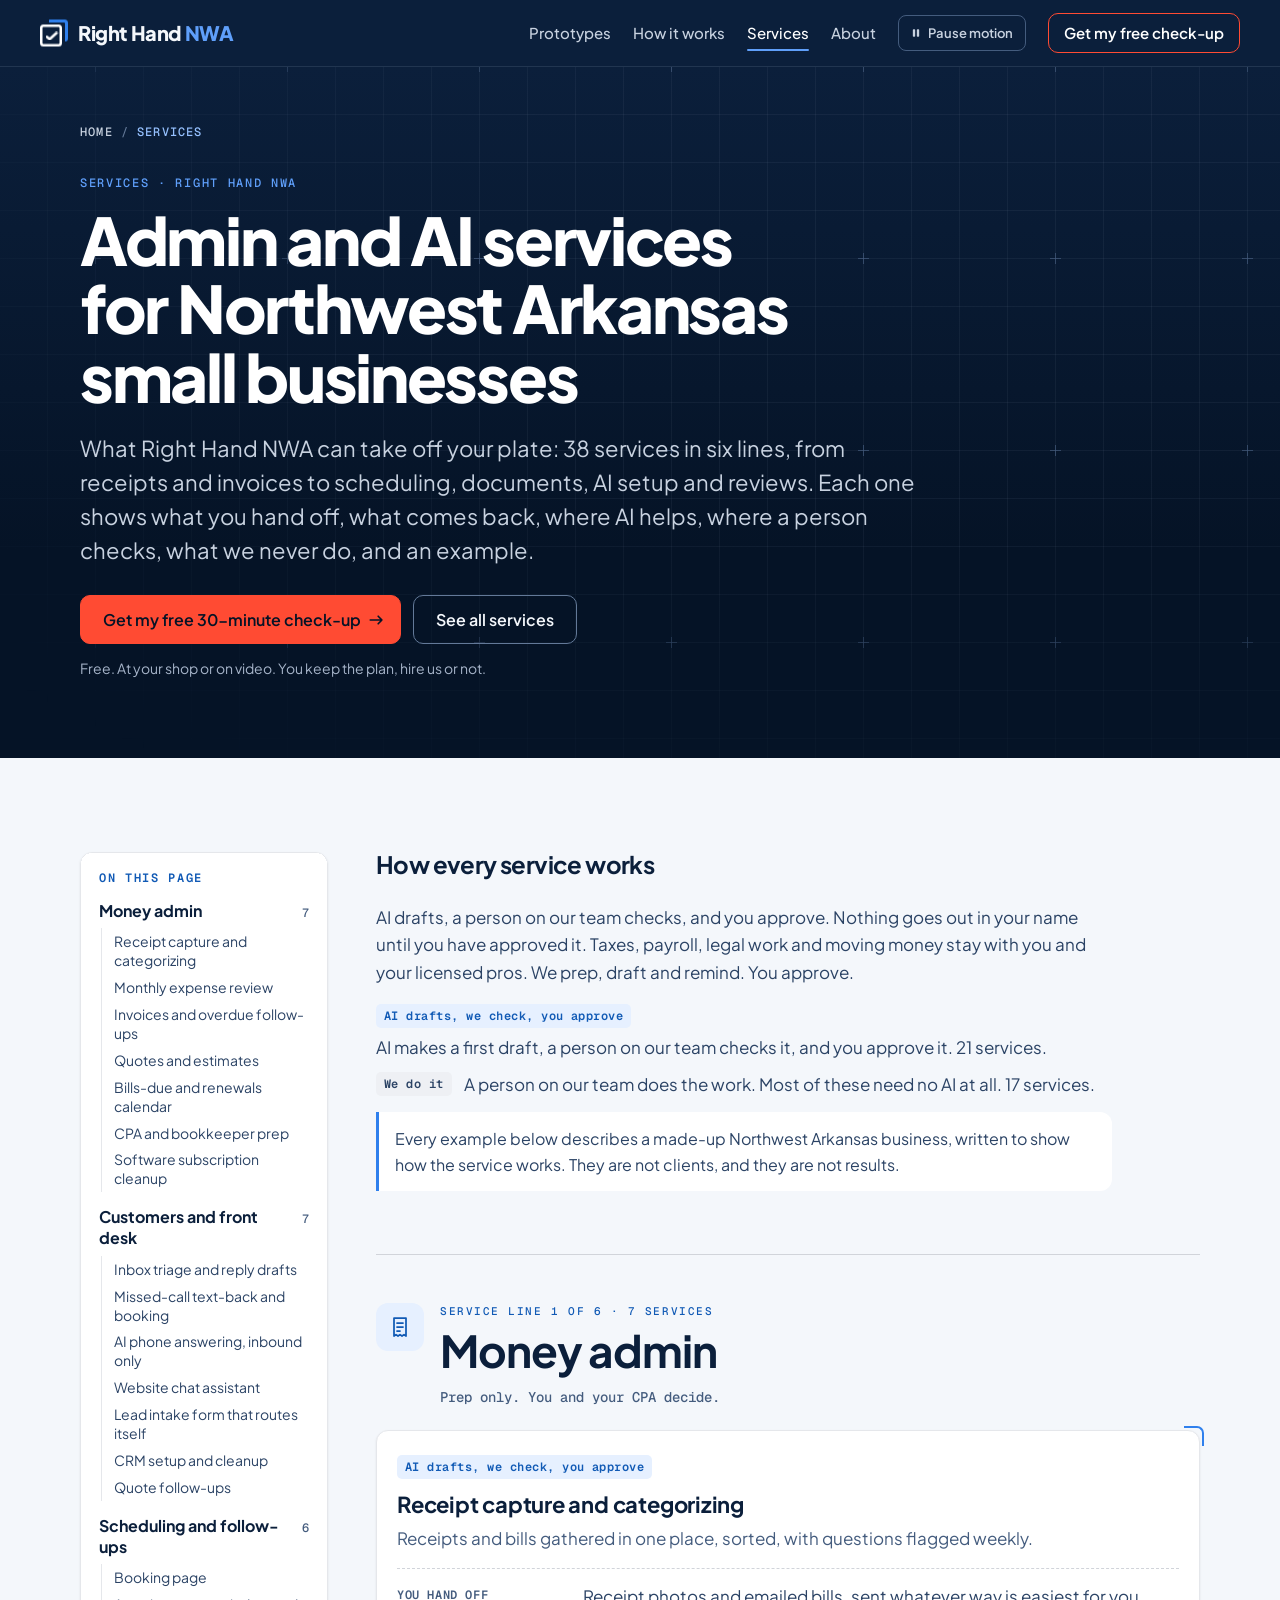
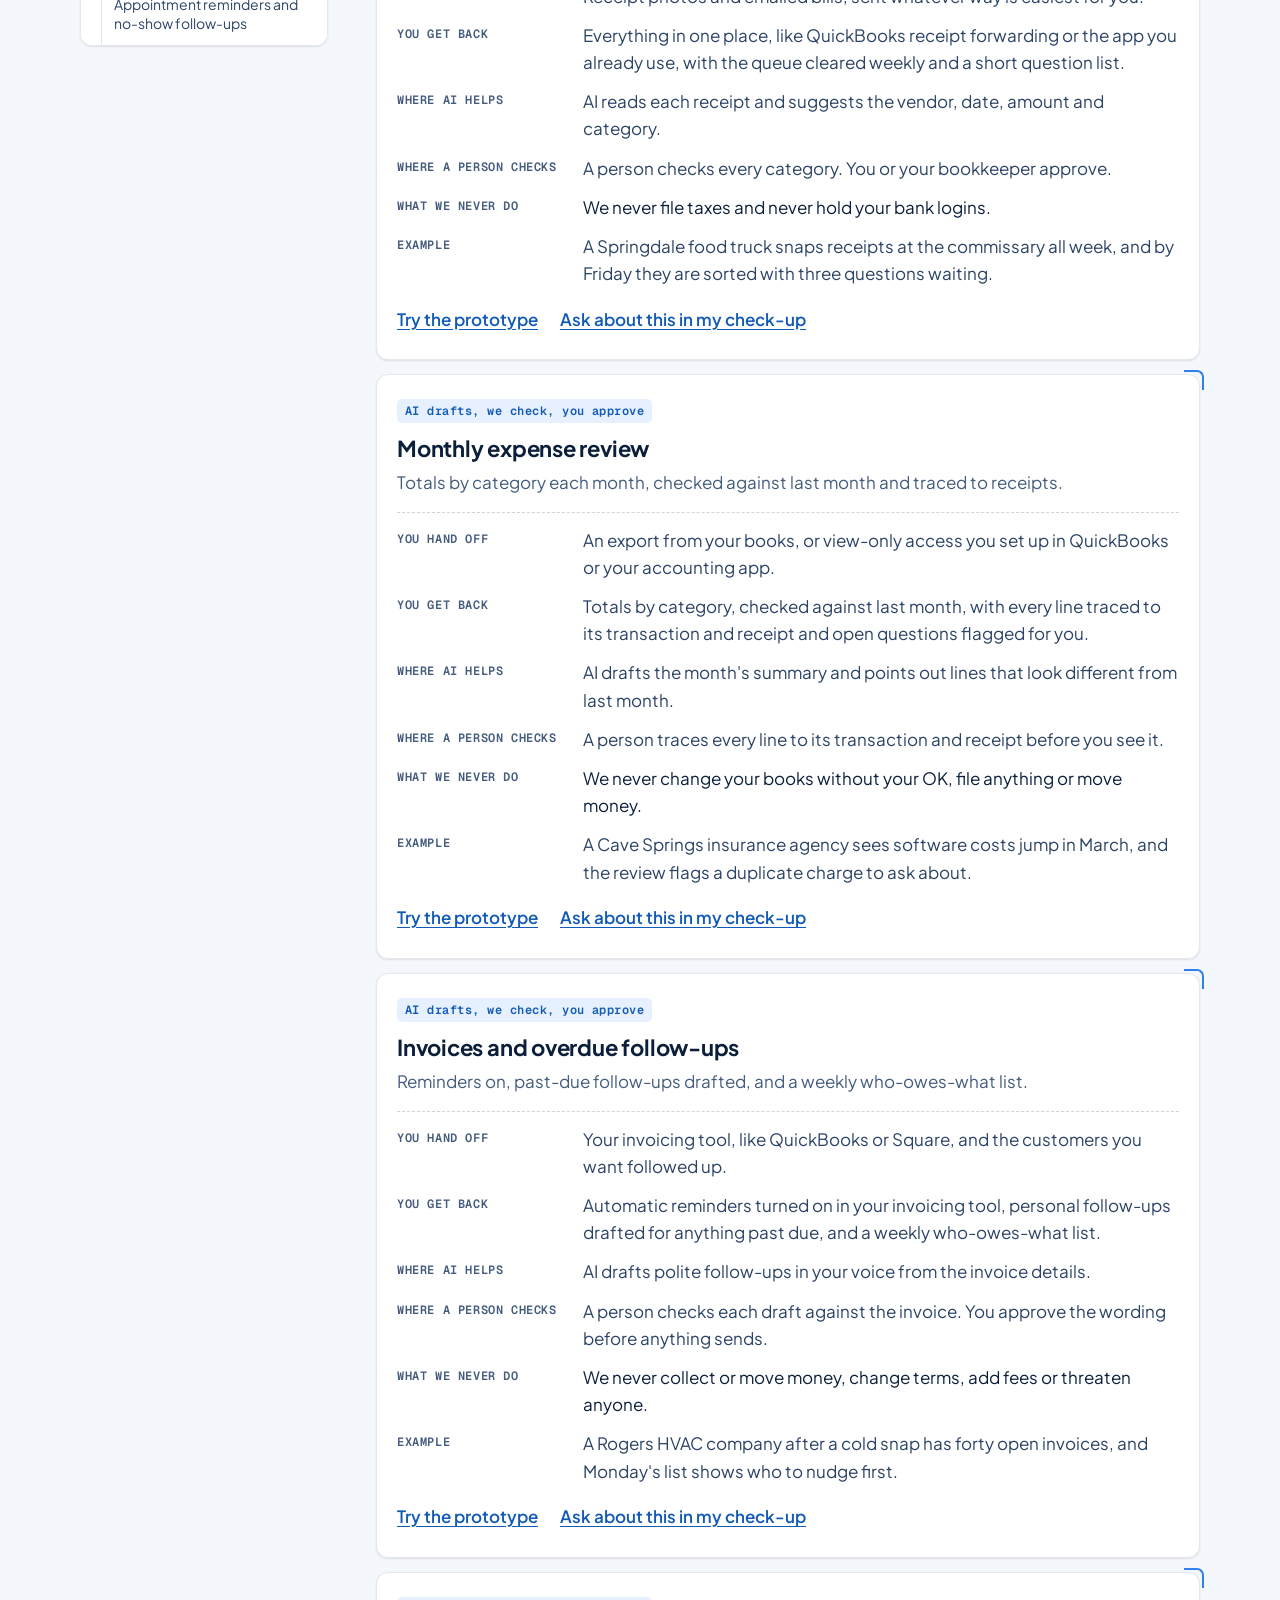
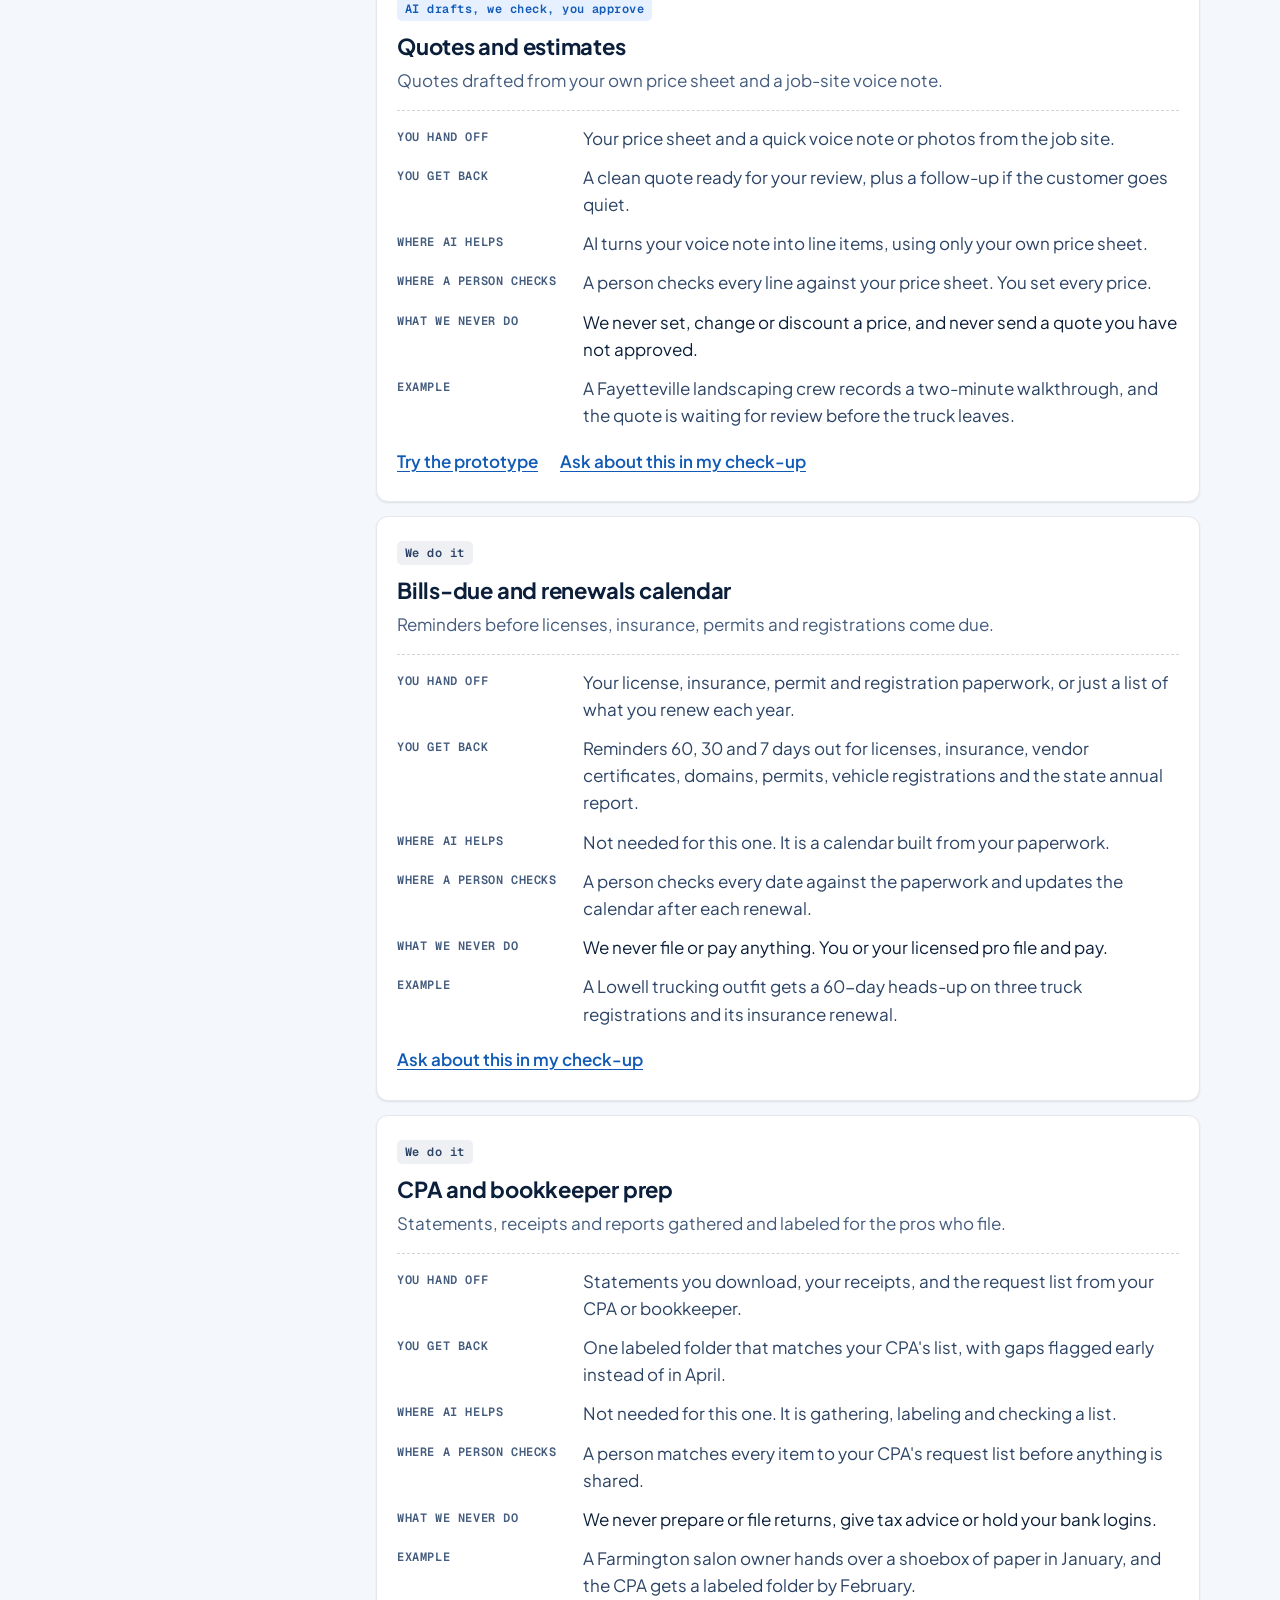
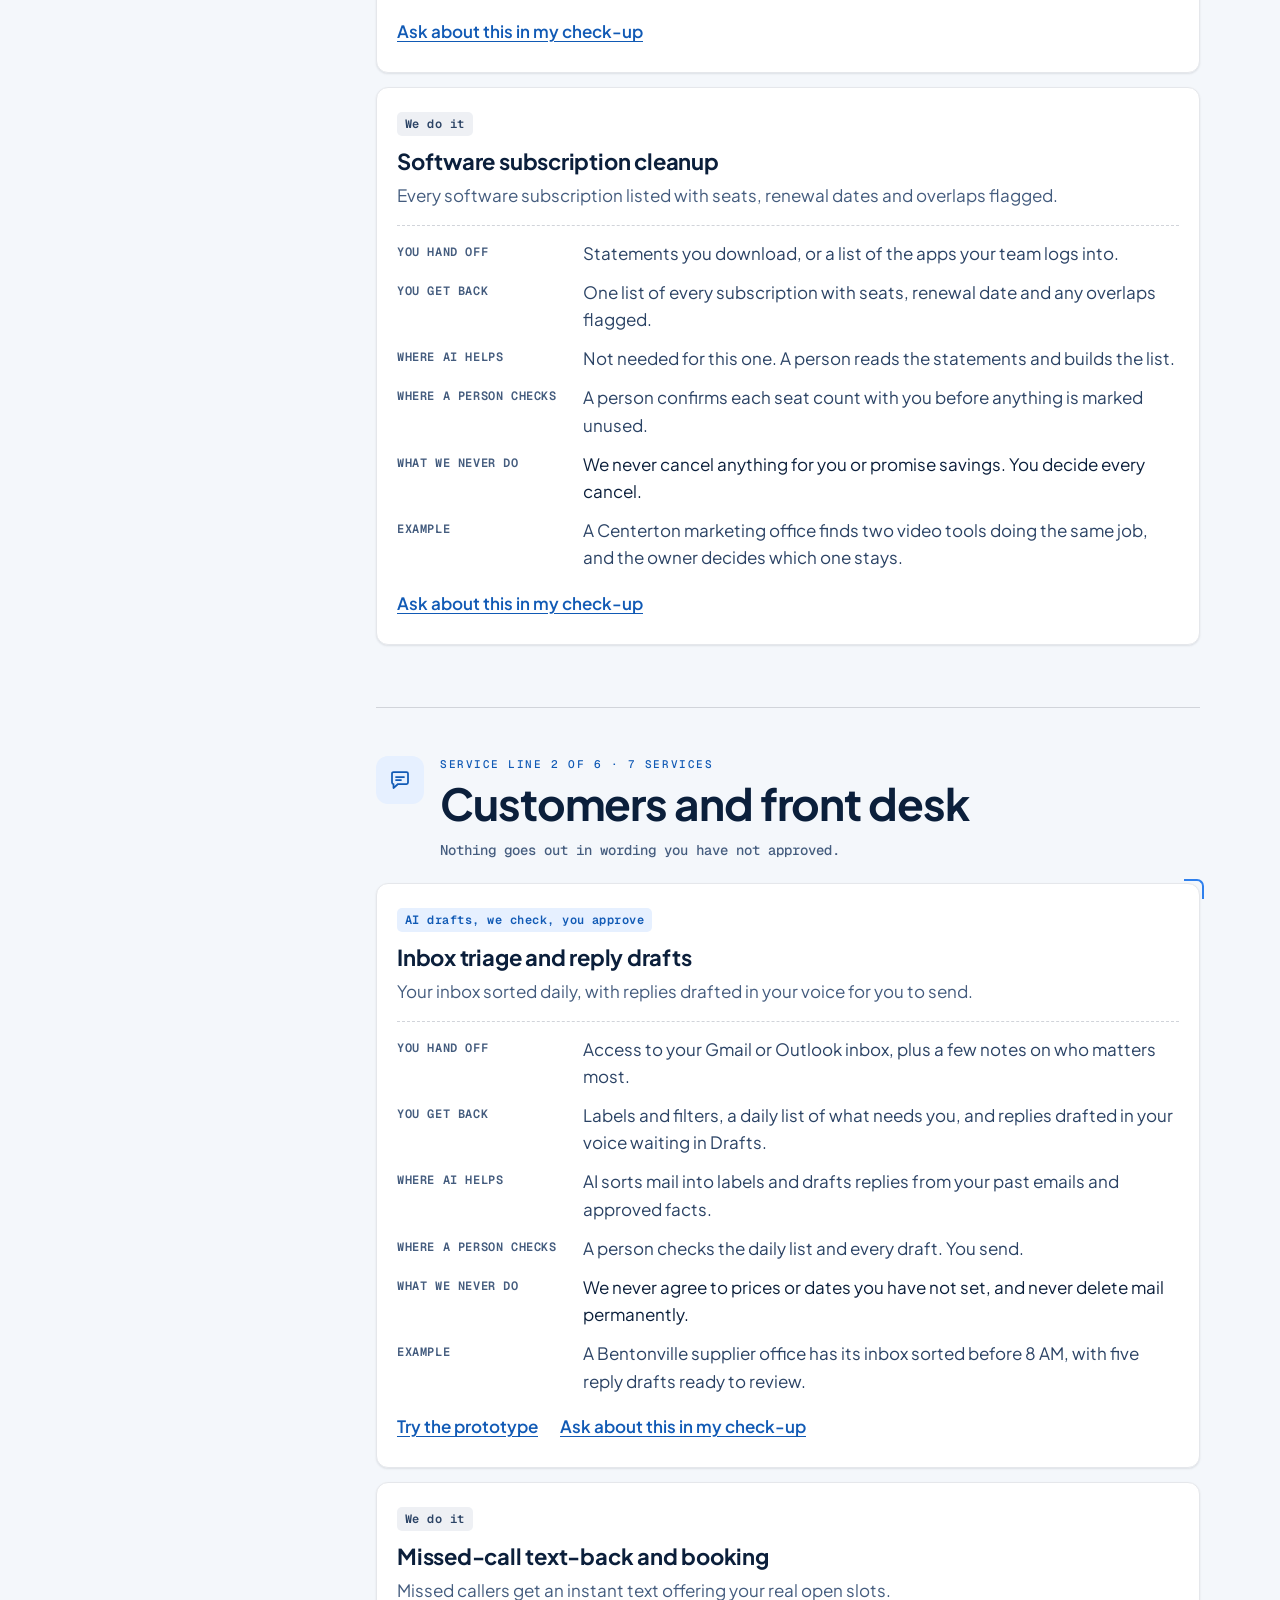
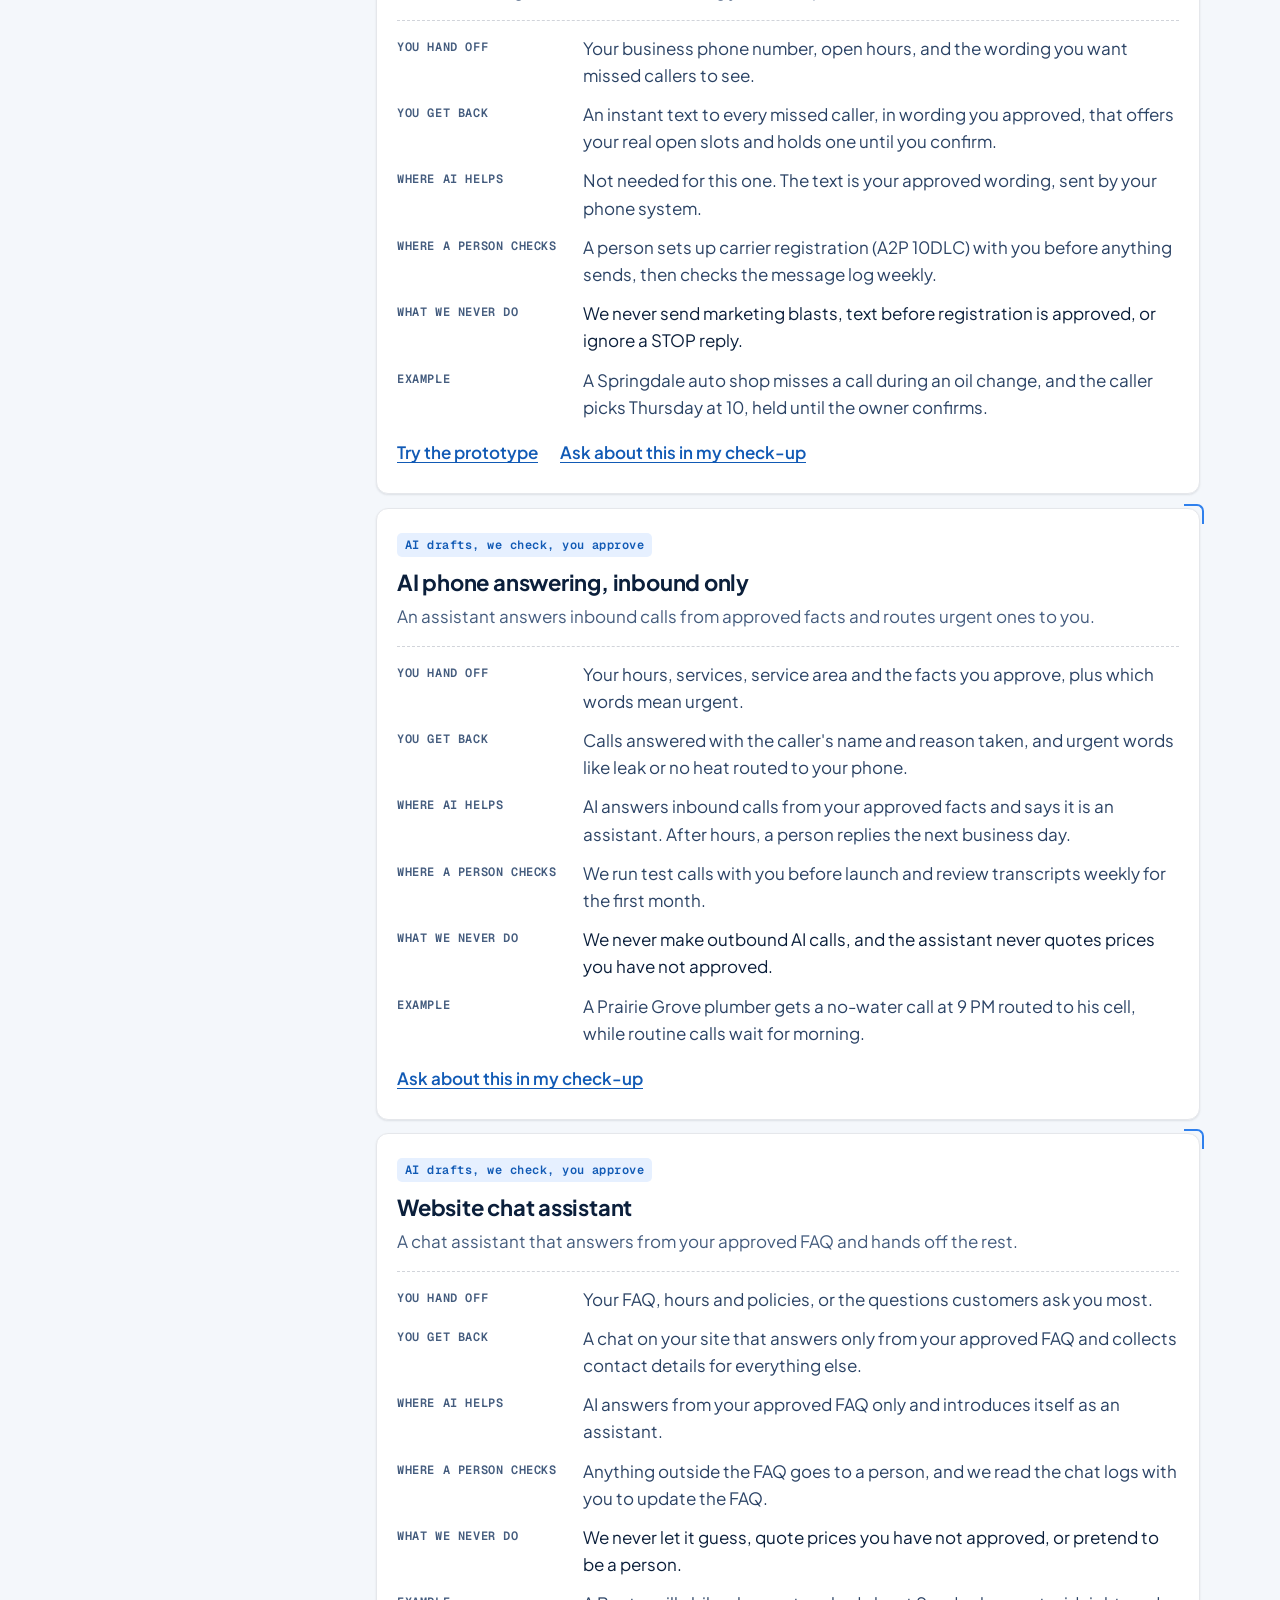
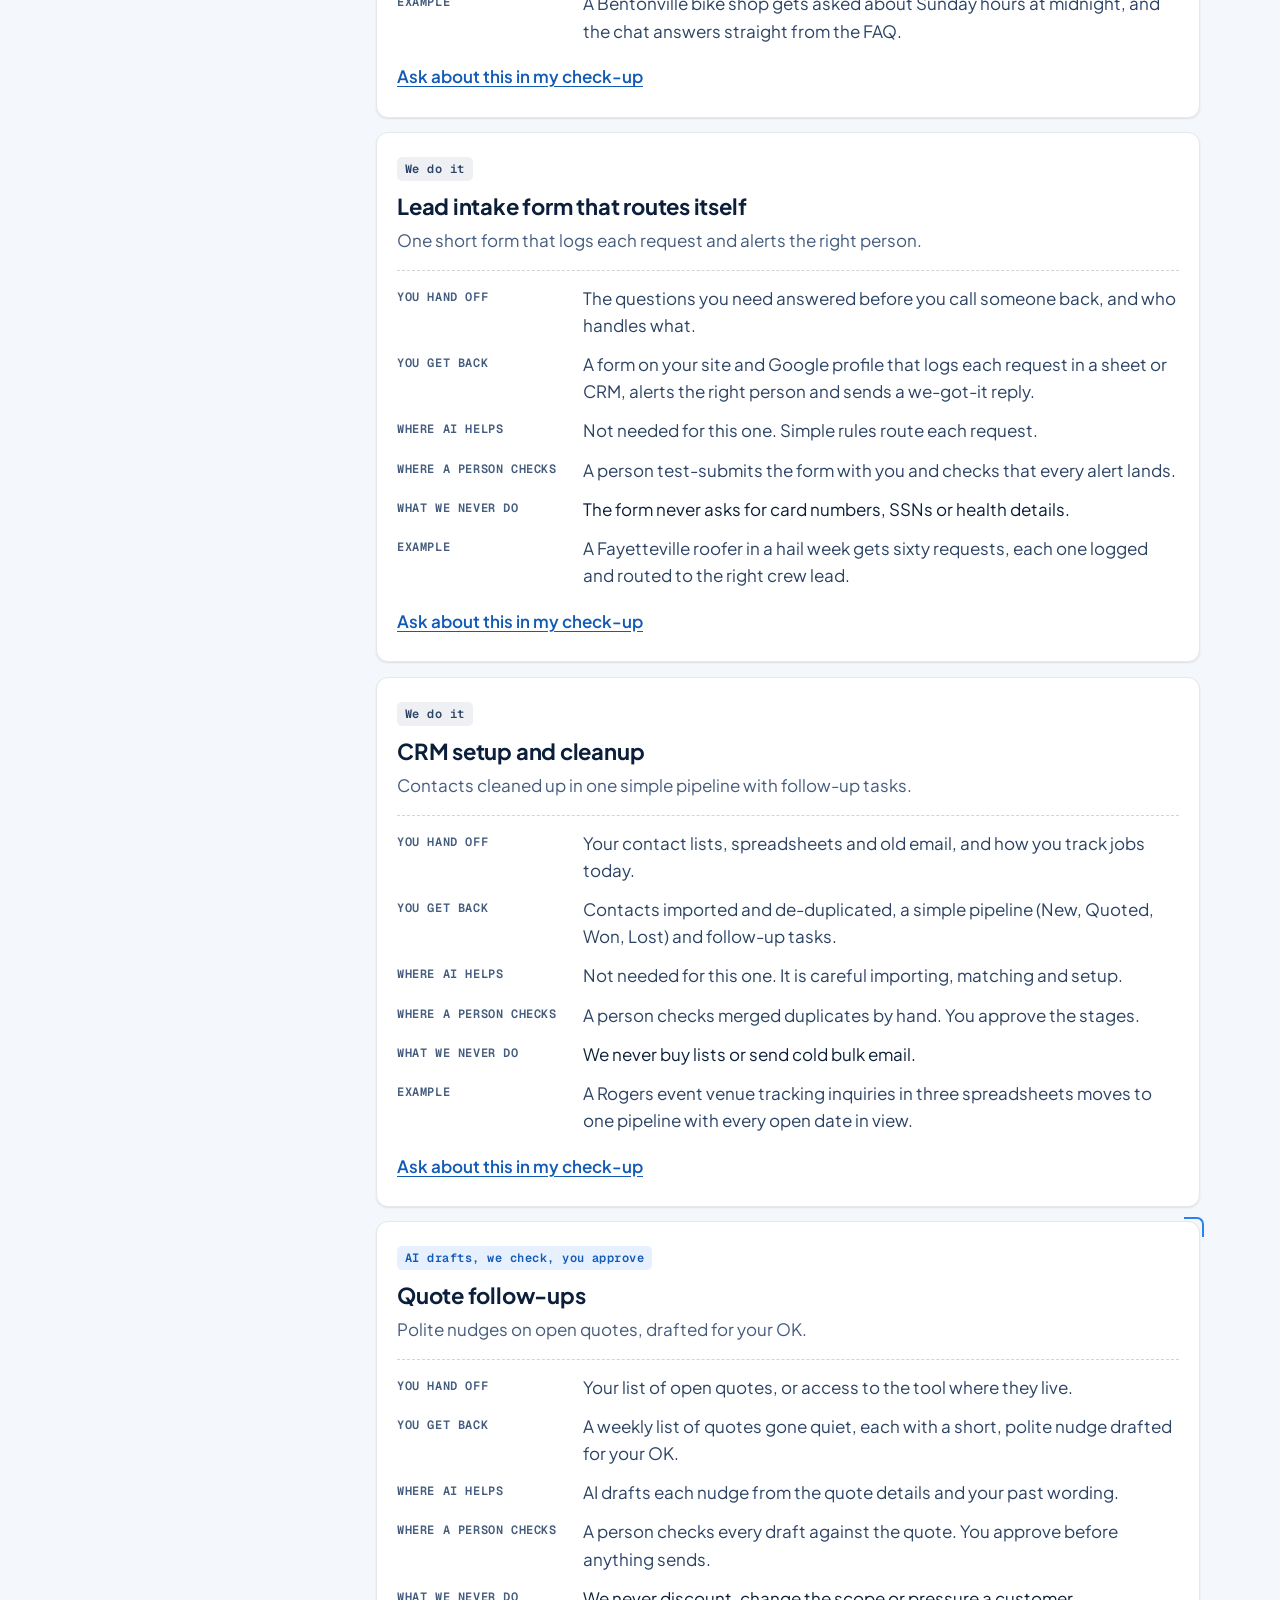
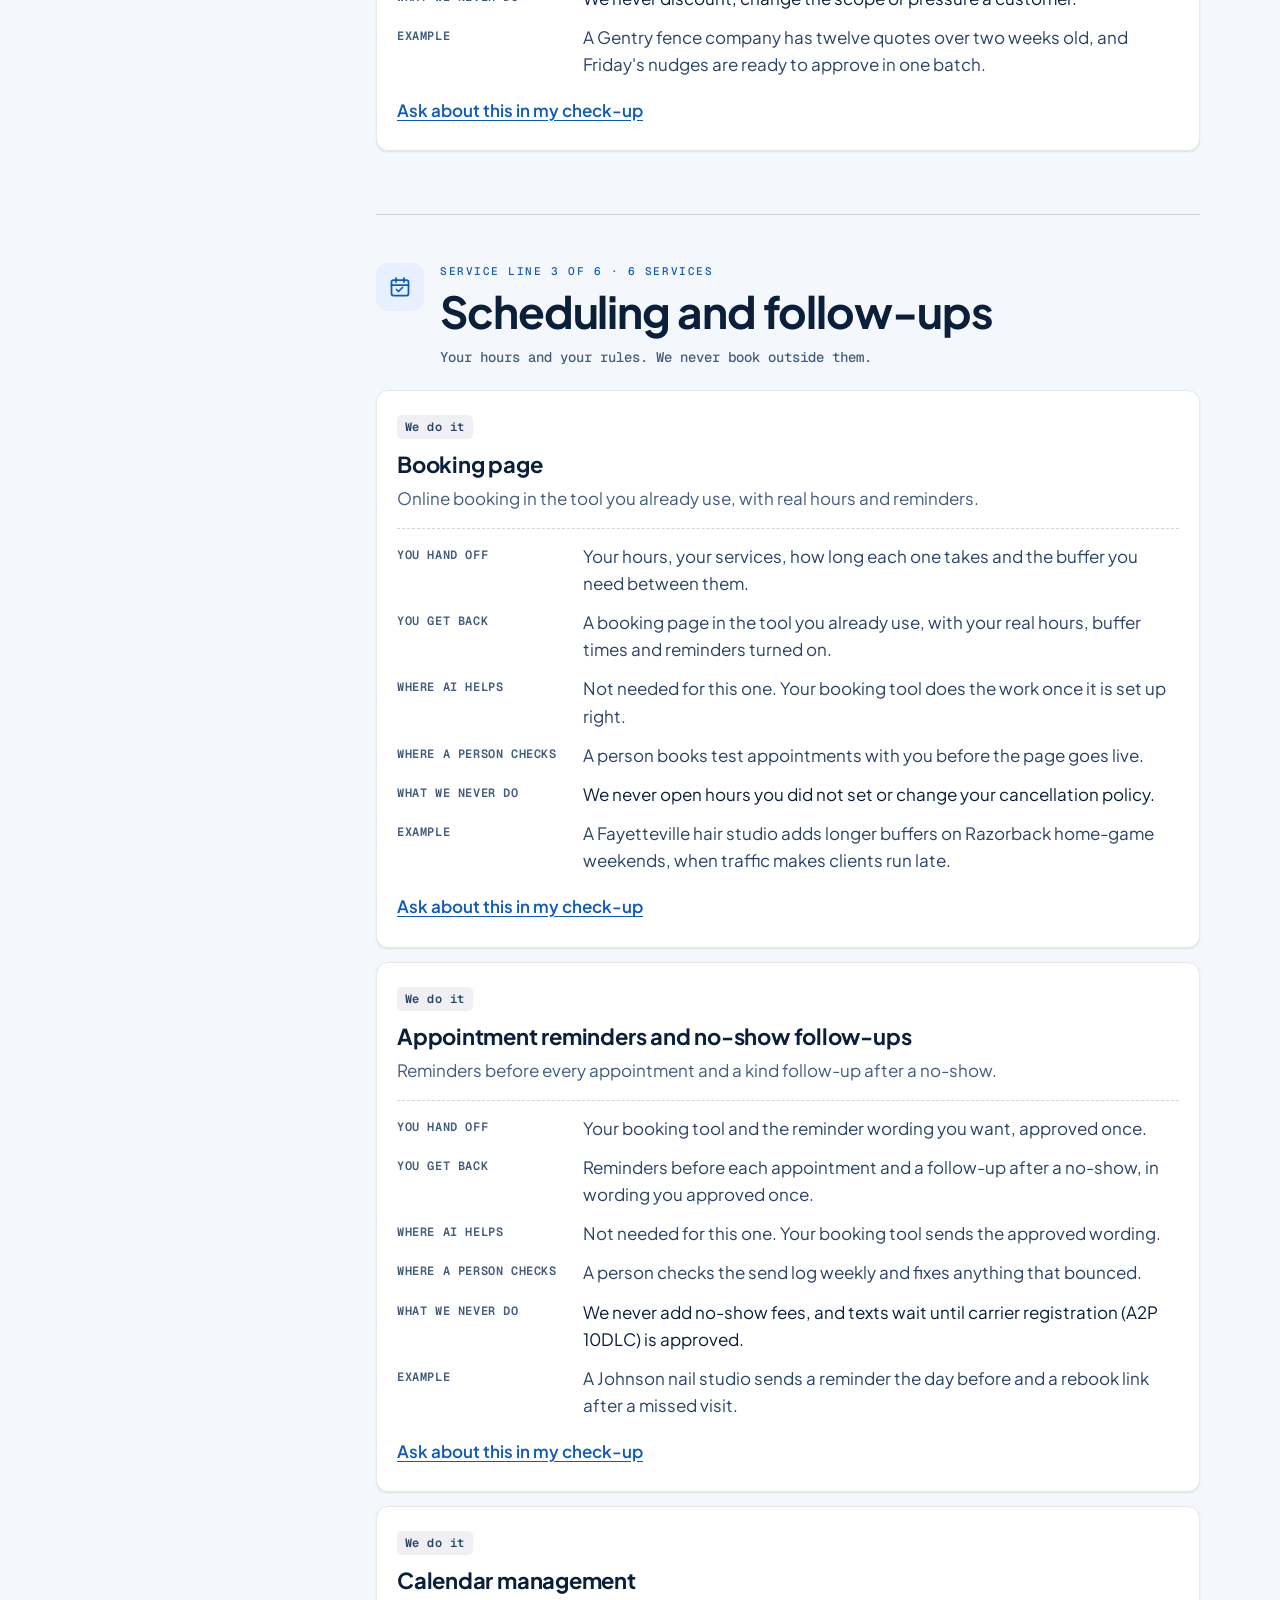
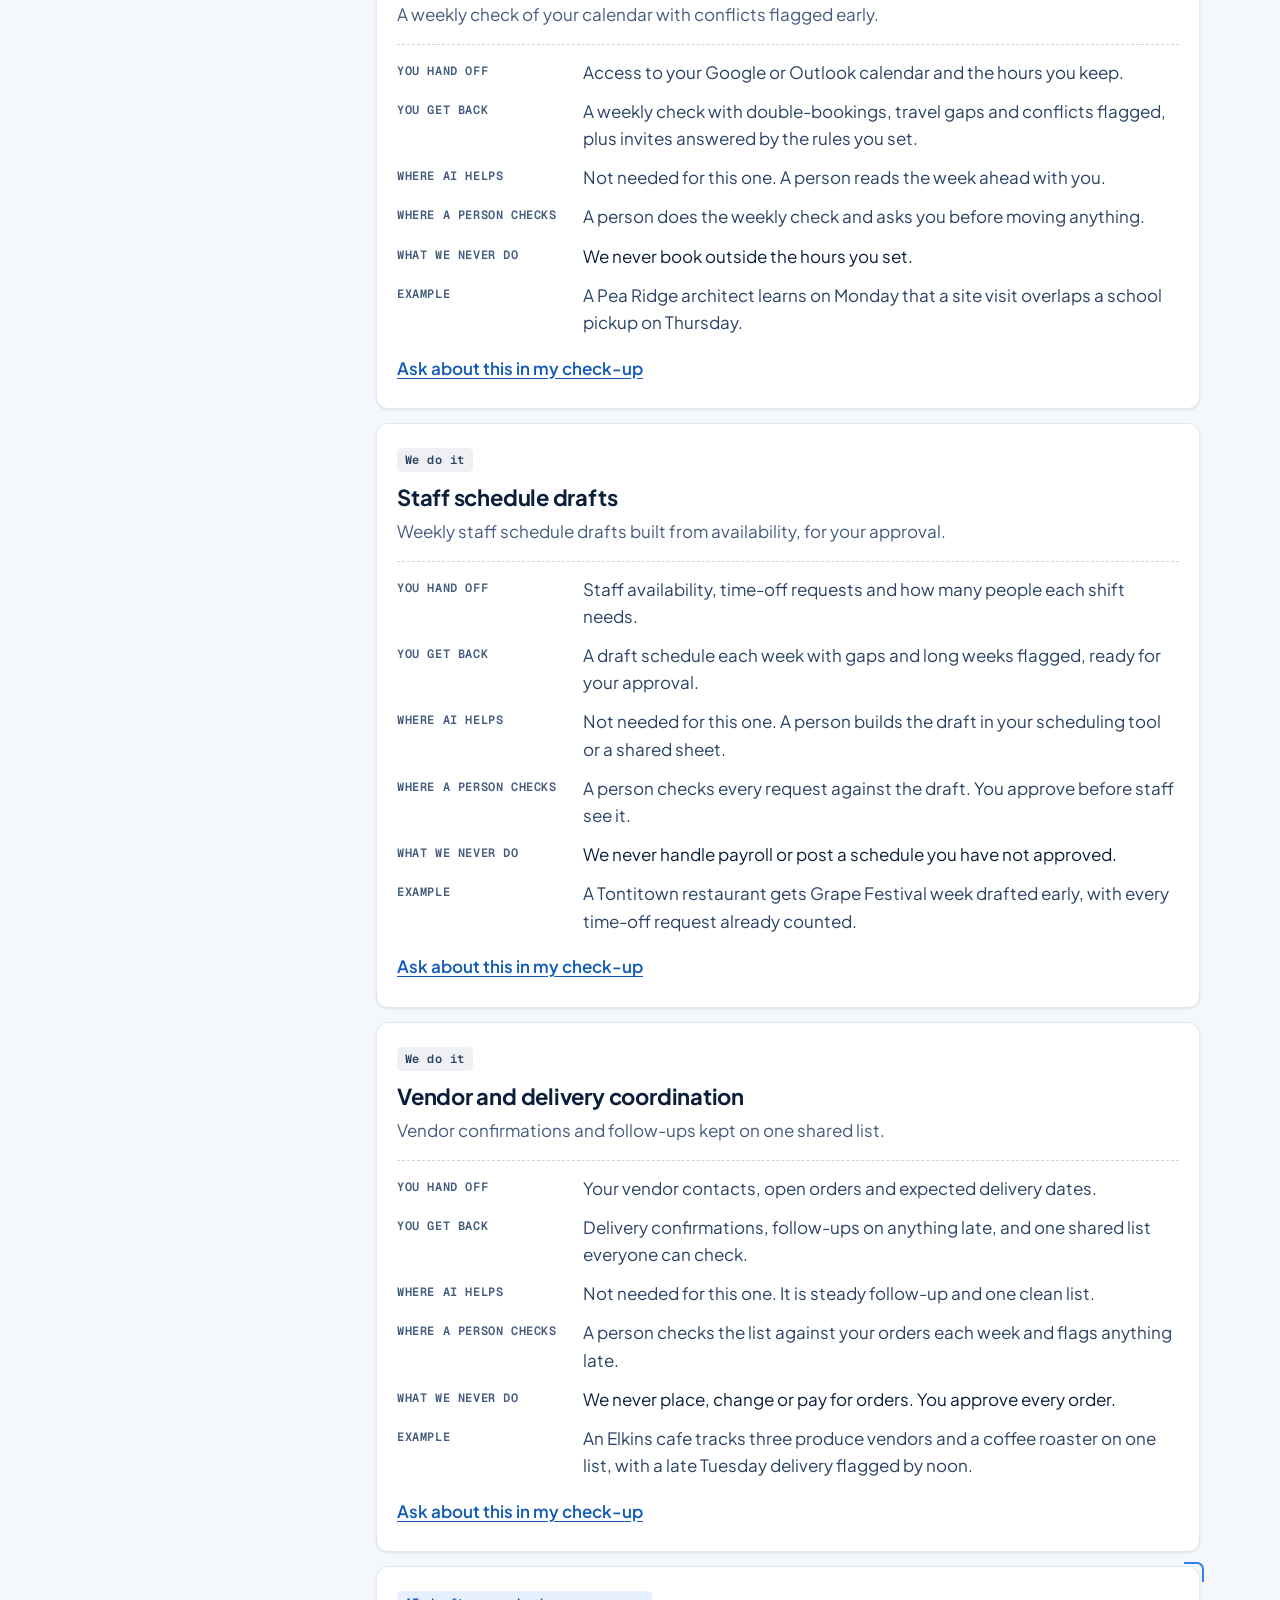
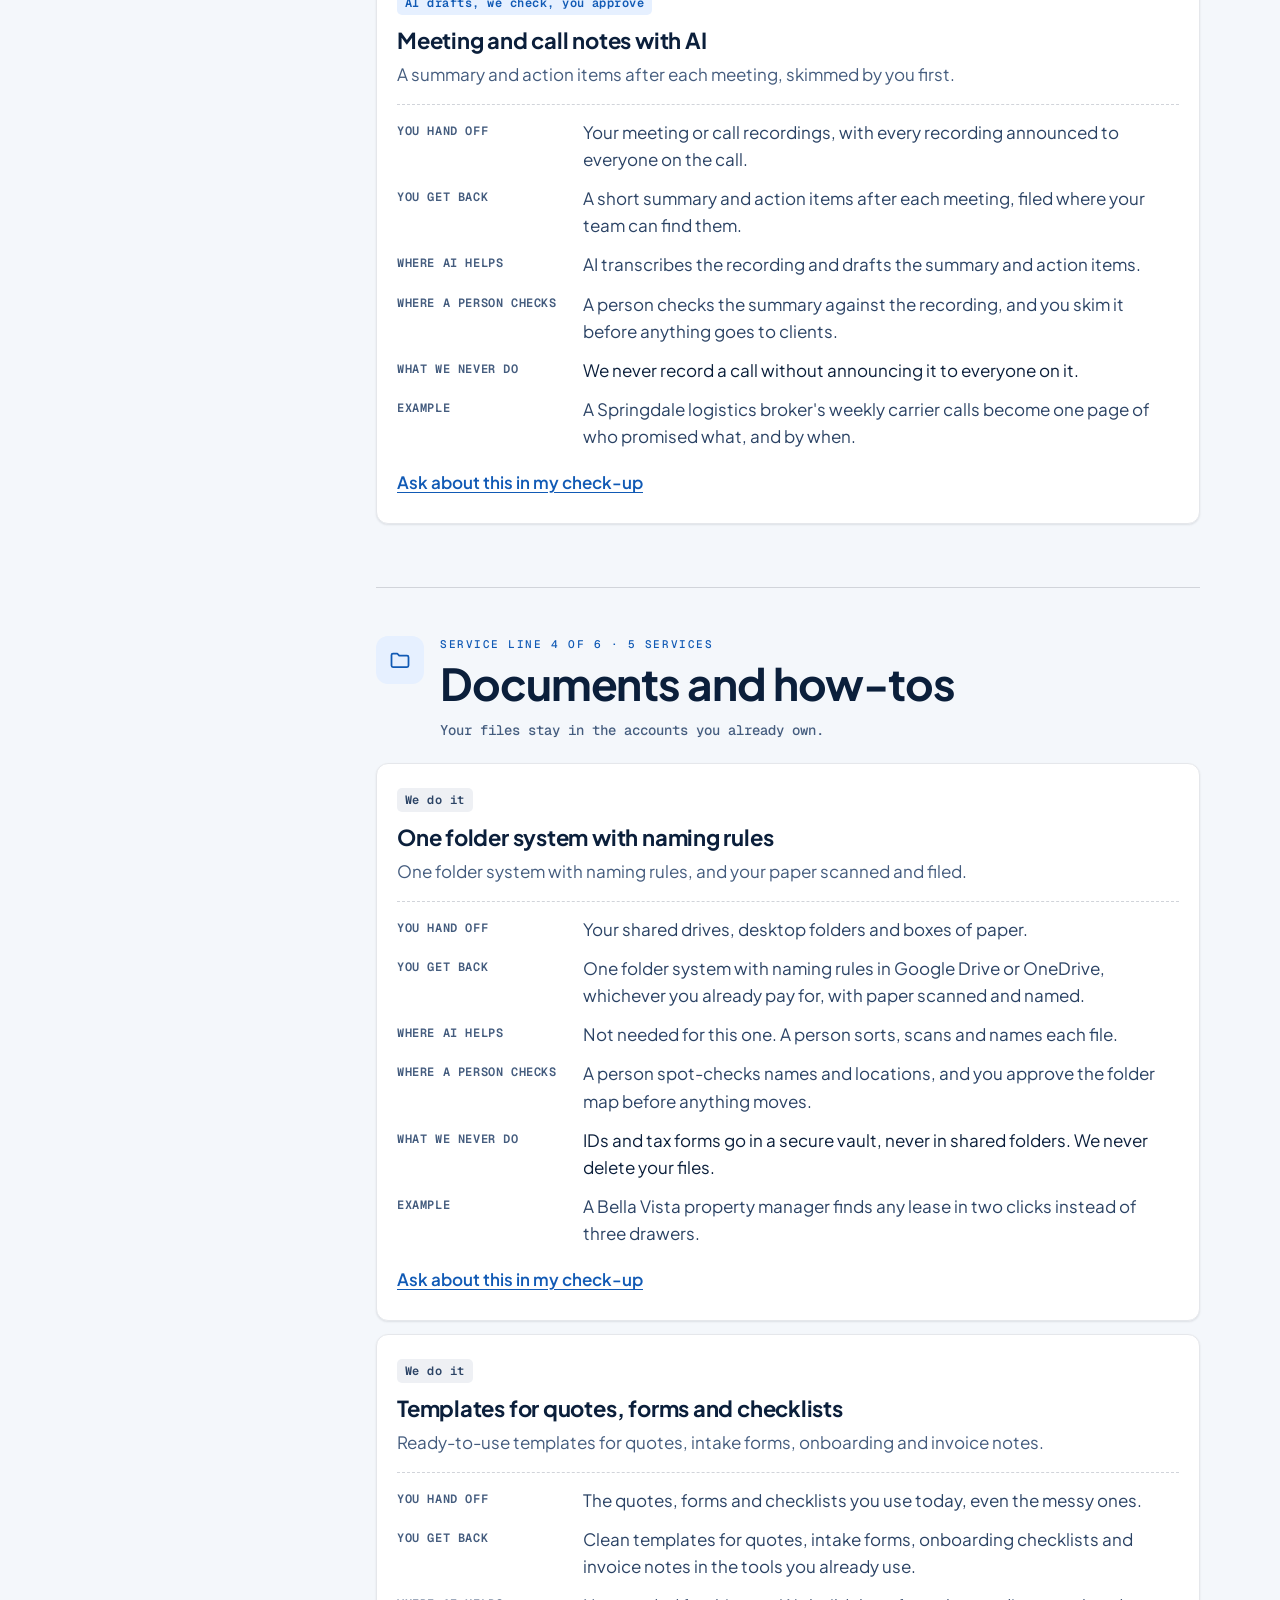
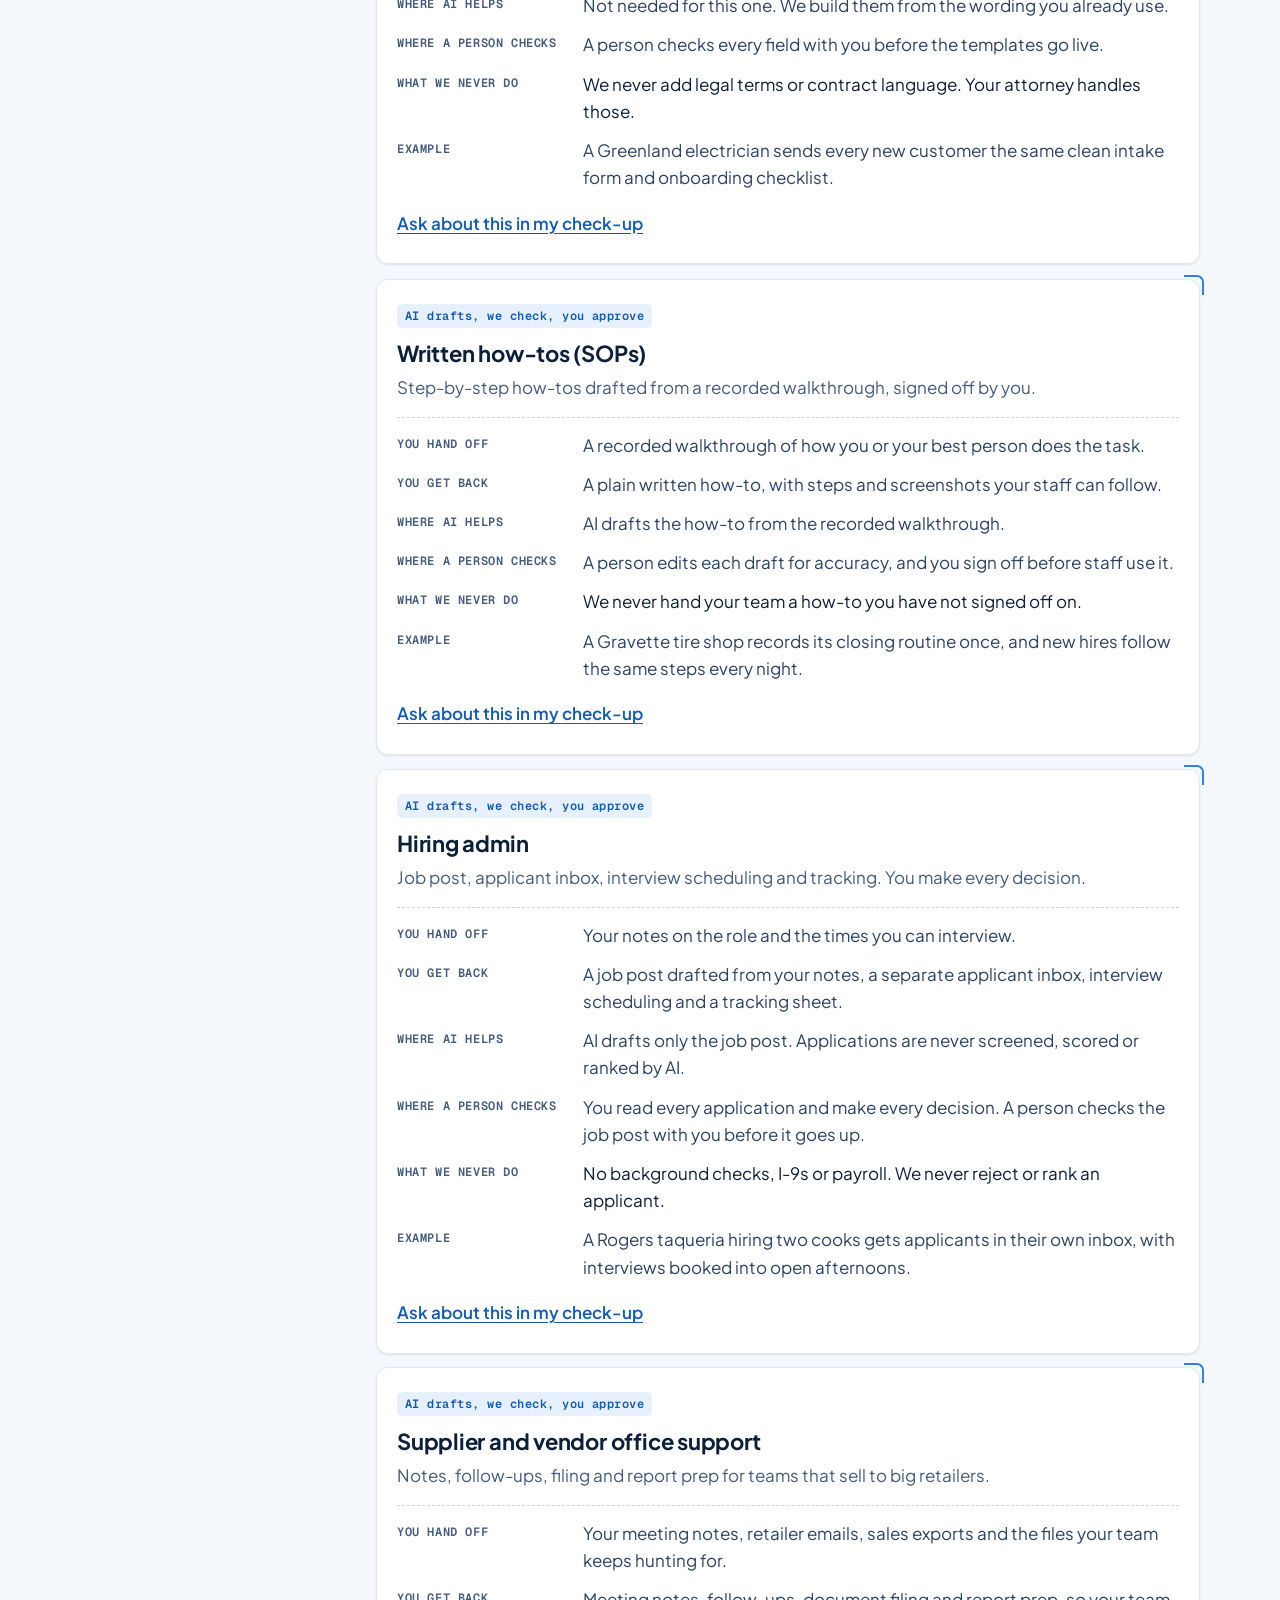
<file: services/index.html>
<!doctype html>
<!-- Generated by tools/build-pages.mjs from assets/services-data.js, tools/lib.mjs and index.html. Edit those, then run: node tools/build-services.mjs && node tools/build-pages.mjs -->
<html lang="en">
<head>
<meta charset="utf-8">
<meta name="viewport" content="width=device-width, initial-scale=1, viewport-fit=cover">
<meta http-equiv="Content-Security-Policy" content="default-src 'self'; script-src 'self' 'sha256-LrZWyv49ByaUirmNGTNRg+P0DeXDHQIYt49rXC7nkG4='; style-src 'self' 'unsafe-inline'; img-src 'self' data:; font-src 'self'; connect-src https://docs.google.com; form-action 'self' mailto:; base-uri 'self'; object-src 'none'">
<meta name="referrer" content="strict-origin-when-cross-origin">
<title>Admin and AI services for Northwest Arkansas small businesses | Right Hand NWA</title>
<meta name="description" content="38 admin and AI services for Northwest Arkansas small businesses, from receipts and invoices to scheduling and AI setup. AI drafts, we check, you approve.">
<link rel="canonical" href="https://righthandnwa.com/services/">
<meta name="theme-color" content="#0B1F3B">
<meta name="geo.region" content="US-AR">
<meta name="geo.placename" content="Northwest Arkansas">
<meta property="og:type" content="website">
<meta property="og:site_name" content="Right Hand NWA">
<meta property="og:locale" content="en_US">
<meta property="og:url" content="https://righthandnwa.com/services/">
<meta property="og:title" content="Right Hand NWA services: admin and AI help for Northwest Arkansas small businesses">
<meta property="og:description" content="38 admin and AI services for Northwest Arkansas small businesses, from receipts and invoices to scheduling and AI setup. AI drafts, we check, you approve.">
<meta property="og:image" content="https://righthandnwa.com/assets/og.png">
<meta property="og:image:width" content="1200">
<meta property="og:image:height" content="630">
<meta property="og:image:alt" content="Right Hand NWA: hand off the admin, keep the final say. A sample task queue with a missed call, a receipt photo and an invoice prepared, and a quote reply waiting for the owner's OK.">
<meta name="twitter:card" content="summary_large_image">
<meta name="twitter:title" content="Right Hand NWA services: admin and AI help for Northwest Arkansas small businesses">
<meta name="twitter:description" content="38 admin and AI services for Northwest Arkansas small businesses, from receipts and invoices to scheduling and AI setup. AI drafts, we check, you approve.">
<meta name="twitter:image" content="https://righthandnwa.com/assets/og.png">
<meta name="twitter:image:alt" content="Right Hand NWA: hand off the admin, keep the final say. A sample task queue with a missed call, a receipt photo and an invoice prepared, and a quote reply waiting for the owner's OK.">
<link rel="alternate" type="text/plain" href="https://righthandnwa.com/llms.txt" title="Right Hand NWA for language models">
<link rel="icon" href="../assets/favicon.svg?v=4ea3b7b2" type="image/svg+xml">
<link rel="apple-touch-icon" href="../assets/apple-touch-icon.png?v=b2c869ad">
<!-- head:start -->
<link rel="preload" href="../assets/bundle-sub.css?v=02b4b1ed" as="style">
<link rel="preload" href="../assets/fonts/plus-jakarta-sans-latin-var.woff2?v=153fc85b" as="font" type="font/woff2" crossorigin>
<style>
@font-face{font-family:"Plus Jakarta Sans";src:url(../assets/fonts/plus-jakarta-sans-latin-var.woff2?v=153fc85b) format("woff2");font-weight:200 800;font-style:normal;font-display:swap}
@font-face{font-family:"Geist Mono";src:url(../assets/fonts/geist-mono-latin.woff2?v=684ad5b5) format("woff2");font-weight:400 600;font-style:normal;font-display:swap}
@font-face{font-family:"RH Sans Fallback";src:local("Arial"),local("ArialMT"),local("Roboto"),local("Liberation Sans");font-weight:200 450;size-adjust:104%}
@font-face{font-family:"RH Sans Fallback";src:local("Arial"),local("ArialMT"),local("Roboto"),local("Liberation Sans");font-weight:451 600;size-adjust:106%}
@font-face{font-family:"RH Sans Fallback";src:local("Arial Bold"),local("Arial-BoldMT"),local("Roboto Bold"),local("Roboto-Bold"),local("Liberation Sans Bold");font-weight:601 800;size-adjust:102%}
:root{--rh-navy:#0B1F3B;--rh-blue:#2F80ED;--rh-sky:#E6F0FF;--rh-gray:#E5E7EB;--navy-50:#F4F7FB;--navy-100:#E5EAF2;--navy-200:#C8D2E0;--navy-300:#A7B5CA;--navy-400:#8497B1;--navy-500:#637998;--navy-600:#445C7E;--navy-700:#2B4365;--navy-800:#193051;--navy-850:#122846;--navy-900:#0B1F3B;--navy-950:#051326;--blue-50:#F2F7FF;--blue-100:#E6F0FF;--blue-200:#C4DDFF;--blue-300:#95C0FE;--blue-400:#5F9FFA;--blue-500:#2F80ED;--blue-600:#1B6BD1;--blue-700:#115AB5;--blue-800:#0F4386;--blue-900:#0E2F5D;--gray-50:#F7F8FA;--gray-100:#EEF0F4;--gray-200:#E5E7EB;--gray-300:#D1D4DA;--gray-400:#A0A5AC;--gray-500:#6F757E;--gray-600:#535862;--gray-700:#3A404B;--green-50:#E2F8EA;--green-300:#63D99B;--green-500:#15AD6E;--green-700:#14764A;--green-950:#0D362A;--amber-50:#FFF1DA;--amber-300:#FDC357;--amber-400:#FCB442;--amber-700:#985B1A;--amber-950:#402C12;--red-50:#FFEDEB;--red-300:#F58B84;--red-500:#DB4241;--red-700:#BA2B2E;--font-sans:"Plus Jakarta Sans","RH Sans Fallback",ui-sans-serif,system-ui,-apple-system,"Segoe UI",Roboto,sans-serif;--font-mono:"Geist Mono",ui-monospace,"Cascadia Mono",Consolas,monospace;--fs-micro:.75rem;--fs-sm:.875rem;--fs-body:1.0625rem;--fs-lead:clamp(1.125rem,1.03rem + .45vw,1.375rem);--fs-h3:clamp(1.25rem,1.1rem + .6vw,1.5rem);--fs-h2:clamp(2.125rem,1.45rem + 2.6vw,3.5rem);--fs-h1:clamp(2.6rem,1.6rem + 4.6vw,5rem);--container:1200px;--container-wide:1320px;--pad-x:clamp(1.125rem,.6rem + 2.4vw,2.5rem);--gutter:clamp(1rem,.6rem + 1.6vw,1.5rem);--section-y:clamp(4.5rem,3rem + 6vw,8.5rem);--section-head-gap:clamp(2rem,1.5rem + 2vw,3.5rem);--r-paper:4px;--r-xs:6px;--r-sm:8px;--r-btn:10px;--r-md:12px;--r-lg:16px;--r-xl:24px;--sh-1:0 1px 2px rgba(11,31,59,.06),0 1px 3px rgba(11,31,59,.05);--sh-2:0 2px 6px -1px rgba(11,31,59,.08),0 12px 24px -12px rgba(11,31,59,.18);--sh-3:0 4px 10px -2px rgba(11,31,59,.08),0 28px 56px -24px rgba(11,31,59,.32);--sh-d:inset 0 1px 0 rgba(230,240,255,.06),0 0 0 1px rgba(167,181,202,.10),0 28px 56px -28px rgba(0,0,0,.7);--glow:0 0 0 1px rgba(47,128,237,.55),0 10px 36px -10px rgba(47,128,237,.55);--bracket-w:3px;--bracket-off:10px;--bracket-trim:38%;--dur-press:120ms;--dur-hover:180ms;--dur-chip:240ms;--dur-reveal:320ms;--dur-move:420ms;--dur-draw:600ms;--dur-chart:700ms;--dur-tick:900ms;--ease-out:cubic-bezier(.23,1,.32,1);--ease-io:cubic-bezier(.65,0,.35,1);--ease-land:linear(0,.13 6%,.45 13%,.78 20%,.97 27%,1.04 34%,1.05 40%,1.03 48%,1.005 60%,.998 75%,1);--box:url("data:image/svg+xml,%3Csvg xmlns='http://www.w3.org/2000/svg' viewBox='0 0 24 24'%3E%3Crect x='1.5' y='1.5' width='21' height='21' rx='6' fill='none' stroke='%23000' stroke-width='2'/%3E%3C/svg%3E");--ck-box:url("data:image/svg+xml,%3Csvg xmlns='http://www.w3.org/2000/svg' viewBox='0 0 24 24'%3E%3Crect x='1.5' y='1.5' width='21' height='21' rx='6' fill='none' stroke='%23000' stroke-width='2'/%3E%3Cpath d='M6.8 12.6l3.4 3.4 7-7.6' fill='none' stroke='%23000' stroke-width='2.8' stroke-linecap='round' stroke-linejoin='round'/%3E%3C/svg%3E");--fx-arr:url("data:image/svg+xml,%3Csvg xmlns='http://www.w3.org/2000/svg' viewBox='0 0 18 12'%3E%3Cpath d='M1.5 6h14M11 1.5L15.5 6 11 10.5' fill='none' stroke='%23000' stroke-width='2' stroke-linecap='round' stroke-linejoin='round'/%3E%3C/svg%3E");}
:root,.paper{--bg:var(--navy-50);--surface:#FFFFFF;--surface-2:var(--gray-100);--surface-3:var(--gray-200);--wash:var(--blue-100);--ink:var(--navy-900);--ink-2:var(--navy-700);--soft:var(--navy-600);--mute:var(--gray-500);--line:var(--gray-200);--line-ui:var(--gray-500);--rule:var(--navy-200);--accent:var(--blue-500);--accent-ink:var(--blue-700);--btn-bg:var(--blue-600);--btn-bg-hover:var(--blue-700);--btn-ink:#FFFFFF;--focus:var(--blue-600);--ok:var(--green-700);--ok-wash:var(--green-50);--warn:var(--amber-700);--warn-wash:var(--amber-50);--err:var(--red-700);--err-wash:var(--red-50);--mark-box:var(--navy-900);--mark-bracket:var(--blue-500);color-scheme:light;}
.dark{--bg:var(--navy-950);--surface:var(--navy-900);--surface-2:var(--navy-850);--surface-3:var(--navy-800);--wash:rgba(47,128,237,.12);--ink:var(--navy-50);--ink-2:var(--navy-200);--soft:var(--navy-300);--mute:var(--navy-400);--line:rgba(167,181,202,.14);--line-ui:var(--navy-500);--rule:rgba(167,181,202,.2);--accent:var(--blue-500);--accent-ink:var(--blue-400);--btn-bg:var(--blue-400);--btn-bg-hover:var(--blue-300);--btn-ink:var(--navy-950);--focus:var(--blue-400);--ok:var(--green-300);--ok-wash:var(--green-950);--warn:var(--amber-300);--warn-wash:var(--amber-950);--err:var(--red-300);--err-wash:#3B1517;--mark-box:#FFFFFF;--mark-bracket:var(--blue-500);background:var(--bg);color:var(--ink);color-scheme:dark;}
*{box-sizing:border-box}
[hidden]{display:none!important}
html{scroll-padding-top:84px;-webkit-text-size-adjust:100%}
@media (prefers-reduced-motion:no-preference){html:not([data-motion=off]){scroll-behavior:smooth}}
body{margin:0;background:var(--bg);color:var(--ink);font:400 var(--fs-body)/1.6 var(--font-sans);-webkit-font-smoothing:antialiased;text-rendering:optimizeLegibility}
::selection{background:var(--blue-200);color:var(--navy-950)}
a{color:var(--accent-ink);text-underline-offset:3px}
:focus-visible{outline:3px solid var(--focus);outline-offset:2px;border-radius:2px}
h1,h2,h3,h4{margin:0;text-wrap:balance}
h1{font-size:var(--fs-h1);font-weight:800;line-height:1.02;letter-spacing:-.035em}
h2{font-size:var(--fs-h2);font-weight:700;line-height:1.08;letter-spacing:-.025em}
h3{font-size:var(--fs-h3);font-weight:700;line-height:1.25;letter-spacing:-.01em}
p{margin:0;text-wrap:pretty}
ul,ol{margin:0;padding:0}
.wrap{max-width:var(--container);margin:0 auto;padding:0 var(--pad-x)}
.wrap-wide{max-width:var(--container-wide);margin:0 auto;padding:0 var(--pad-x)}
.skip{position:absolute;left:12px;top:-80px;z-index:300;background:var(--btn-bg);color:var(--btn-ink);padding:10px 14px;border-radius:var(--r-sm);font-weight:600}
.skip:focus{top:12px}
.i{width:24px;height:24px;flex:none}
.eyebrow{font:500 var(--fs-micro)/1.5 var(--font-mono);letter-spacing:.14em;text-transform:uppercase;color:var(--accent-ink)}
.lead{font-size:var(--fs-lead);line-height:1.55;color:var(--soft);max-width:38em}
.band{padding:var(--section-y) 0;position:relative}
.band.light{background:var(--bg)}
.btn{display:inline-flex;align-items:center;justify-content:center;gap:10px;min-height:48px;padding:14px 22px;font:600 1rem/1.2 var(--font-sans);color:var(--btn-ink);background:var(--btn-bg);border:1.5px solid var(--btn-bg);border-radius:var(--r-btn);cursor:pointer;text-decoration:none;white-space:nowrap;transition:background-color var(--dur-hover) ease,border-color var(--dur-hover) ease,transform var(--dur-press) var(--ease-out)}
.btn:hover{background:var(--btn-bg-hover);border-color:var(--btn-bg-hover)}
.btn:active{transform:scale(.98)}
.btn.ghost{background:transparent;color:var(--ink);border-color:var(--line-ui)}
.btn.ghost:hover{border-color:var(--ink);background:var(--wash)}
.btn.sm{min-height:40px;padding:9px 15px;font-size:.9375rem}
.btn[disabled]{opacity:.5;cursor:not-allowed}
@media (max-width:359px){.btn:not(.sm){max-width:100%;white-space:normal;text-align:center}}
.mark{width:28px;height:28px;flex:none;overflow:visible}
.mark .mk-br{fill:var(--mark-bracket)}
.mark .mk-bx,.mark .mk-ck{stroke:var(--mark-box)}
.lockup{display:inline-flex;align-items:center;gap:10px;text-decoration:none;color:var(--ink)}
.lockup b{font:800 1.25rem/1 var(--font-sans);letter-spacing:-.02em}
.lockup b span{color:var(--blue-400)}
.top{position:sticky;top:0;z-index:50;background:var(--navy-900);border-bottom:1px solid rgba(167,181,202,.14)}
.top .wrap,.top .wrap-wide{display:flex;align-items:center;gap:22px;height:66px}
.top .lockup{margin-right:auto}
.top nav ul{display:flex;gap:22px;list-style:none}
.top nav a{color:var(--navy-200);text-decoration:none;font-weight:500;font-size:.9375rem;padding:8px 0}
.top nav a:hover{color:#FFF}
.motion-btn{min-height:36px;padding:0 12px;font:600 .8125rem var(--font-sans);color:var(--navy-200);background:none;border:1px solid var(--navy-600);border-radius:var(--r-sm);cursor:pointer}
.motion-btn:hover{color:#FFF;border-color:var(--navy-300)}
.progress-rail{position:absolute;left:0;right:0;bottom:-1px;height:2px;background:var(--blue-500);transform-origin:left;transform:scaleX(0)}
@supports (animation-timeline:scroll()){@media (prefers-reduced-motion:no-preference) and (pointer:fine){.progress-rail{animation:rail linear both;animation-timeline:scroll(root)}}}
.top nav{order:1}
.top .motion-btn{order:2}
.top .btn.sm{order:3}
.top .menu-btn{order:4}
.menu-btn,.bar-menu{display:none;align-items:center;gap:8px;min-height:44px;padding:0 12px 0 10px;font:600 .9375rem/1 var(--font-sans);color:#FFF;text-decoration:none;border:1px solid var(--navy-600);border-radius:var(--r-sm);cursor:pointer;white-space:nowrap}
.menu-btn:hover,.bar-menu:hover{border-color:var(--navy-300)}
.menu-btn .i,.bar-menu .i{width:20px;height:20px}
@media (max-width:1100px){.top nav{display:none}.menu-btn{display:inline-flex}}
@media (max-width:899px){.top .btn.sm{display:none}}
@media (max-width:760px){.top .motion-btn{display:none}.top .wrap,.top .wrap-wide{gap:12px}}
@media (max-width:760px),(max-height:560px){.top{position:static}}
.grid-48::after{content:"";position:absolute;inset:0;z-index:-1;pointer-events:none;background:url("data:image/svg+xml,%3Csvg xmlns='http://www.w3.org/2000/svg' width='192' height='192'%3E%3Cpath d='M96.5 91v11M91 96.5h11' stroke='%23445C7E' stroke-opacity='.7'/%3E%3C/svg%3E"),linear-gradient(rgba(167,181,202,.07) 1px,transparent 1px),linear-gradient(90deg,rgba(167,181,202,.07) 1px,transparent 1px);background-size:192px 192px,48px 48px,48px 48px;background-position:-1px -1px;-webkit-mask-image:radial-gradient(120% 90% at 70% 35%,#000 30%,transparent 78%);mask-image:radial-gradient(120% 90% at 70% 35%,#000 30%,transparent 78%)}
.ctas{display:flex;flex-wrap:wrap;gap:12px;margin-top:28px}
.micro{margin-top:14px;font-size:var(--fs-sm);line-height:1.5;color:var(--soft)}
.top{--mark-box:#FFFFFF}
@media (prefers-reduced-motion:no-preference){.js-motion .top .mark .mk-br{animation:mk-br .45s var(--ease-out) both}.js-motion .top .mark .mk-bx{animation:mk-bx .4s var(--ease-out) both;transform-box:fill-box;transform-origin:center}.js-motion .top .mark .mk-ck{stroke-dasharray:1;animation:mk-ck .32s var(--ease-out) .2s both}}
.trust-line{margin-top:30px;padding:16px 18px;border-radius:var(--r-md);background:var(--surface-2);color:var(--ink-2);font-weight:600}
[aria-invalid=true]{border-color:var(--red-700)}
html[data-motion=off] *,html[data-motion=off] *::before,html[data-motion=off] *::after{animation-duration:1ms!important;animation-iteration-count:1!important;transition-duration:1ms!important}
@media (prefers-reduced-motion:reduce){*,*::before,*::after{animation-duration:1ms!important;animation-iteration-count:1!important;transition-duration:1ms!important;scroll-behavior:auto!important}}
@media (pointer:coarse){.btn.sm,.chip:not(.stage *),.q-ask .q-approve{min-height:44px}}
:root{--hot:#FF4B33;--hot-2:#FF6A55}
:root,.dark,.q-ask .q-approve,.composer .btn,.int-card .btn{--btn-bg:var(--hot);--btn-bg-hover:var(--hot-2);--btn-ink:var(--navy-950)}
.top .btn.sm{background:transparent;color:#FFF;border-color:var(--hot)}
.top .btn.sm:hover{background:rgba(255,75,51,.16);border-color:var(--hot-2)}
html:not(.js) .q-approve,html:not(.js) .motion-btn{display:none}
@media (max-width:899px){html{scroll-padding-bottom:calc(76px + env(safe-area-inset-bottom))}}
@media (max-width:760px),(max-height:560px){html{scroll-padding-top:16px}}
html:not(.js) [data-motion-proxy]{display:none}
html:has(.menu[open]){overflow:hidden}
.dark > .wrap > .micro{color:var(--navy-300)}
@media (max-width:560px){:root{--section-y:3.75rem;--section-head-gap:1.75rem}}
@media (prefers-reduced-motion:no-preference){@view-transition{navigation:auto}.top{view-transition-name:rh-top}.top .lockup .mark{view-transition-name:rh-mark}::view-transition-old(root),::view-transition-new(root){animation-duration:.22s}}
.pg .band{--section-y:clamp(3.5rem,2.4rem + 4.4vw,6.5rem)}
.top nav a[aria-current=page]{color:#FFF;box-shadow:inset 0 -2px 0 var(--blue-500)}
.pg h2{font-size:clamp(1.85rem,1.35rem + 2vw,2.75rem)}
.page-hero{position:relative;overflow:hidden;isolation:isolate;padding:clamp(1.75rem,1.2rem + 2.6vw,3.75rem) 0 clamp(3rem,2rem + 3.6vw,5.25rem);background:var(--navy-950)}
.page-hero::before{content:"";position:absolute;inset:0;z-index:-2;background:linear-gradient(180deg,var(--navy-900) 0%,var(--navy-950) 70%)}
.page-hero h1{margin-top:14px;max-width:19ch;color:#FFF;font-size:clamp(2.2rem,1.4rem + 3.4vw,4.1rem);line-height:1.04}
.page-hero .lead{margin-top:20px;color:var(--navy-200)}
.page-hero .micro{margin-top:14px;font-size:var(--fs-sm);color:var(--navy-300)}
.crumbs{margin-bottom:clamp(1.25rem,1rem + 1vw,2rem)}
.crumbs ol{display:flex;flex-wrap:wrap;gap:0 8px;list-style:none;font:500 var(--fs-micro)/1.5 var(--font-mono);letter-spacing:.1em;text-transform:uppercase;color:var(--navy-300)}
.crumbs li+li::before{content:"/";margin-right:8px;color:var(--navy-500)}
.crumbs a{display:inline-block;padding:4px 0;color:var(--navy-200);text-decoration:none}
.crumbs a:hover{color:#FFF;text-decoration:underline}
.crumbs [aria-current]{display:inline-block;padding:4px 0;color:var(--blue-300)}
.kind{display:inline-block;font:600 .75rem/1 var(--font-mono);letter-spacing:.04em;padding:6px 8px;border-radius:5px;background:var(--surface-2);color:var(--ink-2)}
.kind.ai{background:var(--wash);color:var(--accent-ink)}
.tile{display:grid;place-items:center;width:48px;height:48px;flex:none;border-radius:12px;background:var(--wash);color:var(--accent-ink)}
.tile.plain{background:var(--surface);color:var(--soft);border:1px solid var(--line)}
.prose{display:grid;gap:14px;max-width:46rem}
.prose p{color:var(--ink-2)}
.chips-list{list-style:none;display:flex;flex-wrap:wrap;gap:8px}
.chips-list li{padding:8px 12px;border-radius:var(--r-xs);background:var(--surface);border:1px solid var(--line);font-weight:600;font-size:.9375rem;line-height:1.3;color:var(--ink-2)}
.svc-layout{display:grid;gap:clamp(2rem,1.4rem + 2vw,3rem)}
@media (min-width:1100px){.svc-layout{grid-template-columns:15.5rem minmax(0,1fr);gap:3rem;align-items:start}}
.toc{padding:18px 18px 14px;background:var(--surface);border:1px solid var(--line);border-radius:var(--r-md);box-shadow:var(--sh-1)}
@media (min-width:1100px){.toc{position:sticky;top:86px;max-height:calc(100vh - 106px);overflow:auto;overscroll-behavior:contain}}
.toc-h{margin-bottom:8px;font:600 var(--fs-micro)/1.2 var(--font-mono);letter-spacing:.14em;text-transform:uppercase;color:var(--accent-ink)}
.toc ol{list-style:none;display:grid}
.toc a{color:var(--ink);text-decoration:none}
.toc a:hover{color:var(--accent-ink);text-decoration:underline}
.toc ol > li > a{display:flex;align-items:baseline;gap:10px;padding:7px 0;font-weight:700;font-size:1rem;line-height:1.3}
.toc .n{margin-left:auto;font:500 .75rem var(--font-mono);color:var(--soft)}
.toc ul{list-style:none;margin:0 0 8px 2px;padding-left:12px;border-left:1px solid var(--line)}
.toc ul a{display:block;padding:4px 0;font-size:.875rem;line-height:1.35;color:var(--ink-2)}
@media (max-width:1099px){.toc ul{display:none}.toc ol{grid-template-columns:repeat(auto-fill,minmax(min(100%,15rem),1fr));column-gap:28px}}
.legend{list-style:none;display:grid;gap:10px;margin-top:4px}
.legend li{display:flex;flex-wrap:wrap;align-items:center;gap:6px 12px;color:var(--ink-2)}
.legend .kind{flex:none}
.note-made-up{padding:14px 16px;border-left:3px solid var(--accent);background:var(--surface);border-radius:0 var(--r-md) var(--r-md) 0;font-size:1rem}
.line-sec{margin-top:clamp(2.75rem,2rem + 2.4vw,4rem);padding-top:clamp(2.25rem,1.8rem + 1.6vw,3rem);border-top:1px solid var(--gray-300);scroll-margin-top:84px}
.line-head{display:grid;grid-template-columns:auto minmax(0,1fr);gap:4px 16px;align-items:start;margin-bottom:22px}
.line-head .tile{grid-row:1/4}
.line-head .eyebrow{font-size:.6875rem}
.line-head h2{margin-top:4px}
.line-head .line-note{margin-top:8px;font:500 .875rem/1.5 var(--font-mono);color:var(--soft)}
.line-head > p:not(.eyebrow):not(.line-note){grid-column:2;margin-top:10px;color:var(--ink-2)}
@media (max-width:520px){.line-head{grid-template-columns:minmax(0,1fr)}.line-head .tile{grid-row:auto;width:44px;height:44px;margin-bottom:10px}.line-head > p:not(.eyebrow):not(.line-note){grid-column:1}}
.svc-docs{display:grid;gap:14px}
.svc-doc{position:relative;container-type:inline-size;padding:20px 20px 18px;background:var(--surface);border:1px solid var(--line);border-radius:var(--r-md);box-shadow:var(--sh-1);scroll-margin-top:84px}
.svc-doc:target{border-color:var(--accent);box-shadow:0 0 0 1px var(--accent),var(--sh-1)}
.svc-doc.is-ai::after{content:"";position:absolute;top:-5px;right:-5px;width:18px;height:18px;border:solid var(--accent);border-width:2.5px 2.5px 0 0;border-top-right-radius:7px;pointer-events:none}
.svc-doc h3{margin-top:12px;font-size:clamp(1.1875rem,1.1rem + .4vw,1.375rem)}
.svc-doc .sum{margin-top:6px;color:var(--soft)}
.svc-doc dl{margin:16px 0 0;padding-top:14px;border-top:1px dashed var(--gray-300);display:grid;gap:12px}
.svc-doc dl > div{display:grid;gap:3px}
.svc-doc dt{font:600 .75rem/1.4 var(--font-mono);letter-spacing:.05em;text-transform:uppercase;color:var(--soft)}
.svc-doc dd{margin:0;color:var(--ink-2)}
.svc-doc dd.never{color:var(--ink)}
.svc-doc dd.ex::first-letter{text-transform:uppercase}
@container (min-width:560px){.svc-doc dl > div{grid-template-columns:10.5rem minmax(0,1fr);gap:18px}.svc-doc dt{padding-top:4px}}
.svc-doc .doc-links{display:flex;flex-wrap:wrap;gap:2px 22px;margin-top:10px}
.svc-doc .doc-links a{display:inline-flex;align-items:center;min-height:44px;font-weight:600}
.stays-sec .chips-list{margin-top:4px}
.stays-sec .trust-line{margin-top:20px}
.buy-grid{list-style:none;display:grid;grid-template-columns:repeat(auto-fit,minmax(min(100%,15rem),1fr));gap:14px}
.buy-grid > li{padding:20px;background:var(--surface);border:1px solid var(--line);border-radius:var(--r-md);box-shadow:var(--sh-1)}
.buy-grid h3{font-size:1.125rem;line-height:1.3}
.buy-grid p{margin-top:8px;color:var(--soft)}
.buy-grid ul{list-style:none;display:grid;gap:8px;margin-top:12px}
.buy-grid ul li{position:relative;padding-left:16px;color:var(--ink-2);font-size:1rem}
.buy-grid ul li::before{content:"";position:absolute;left:0;top:.62em;width:7px;height:7px;border-radius:2px;background:var(--accent)}
.price-note{margin-top:16px;font-weight:600;color:var(--ink-2)}
.pg .sub-h{margin-top:clamp(2.75rem,2rem + 2.4vw,4rem);font-size:var(--fs-h3)}
.pg .prose > .sub-h:first-child{margin-top:0}
.sub-h + p{margin-top:12px;max-width:46rem;color:var(--ink-2)}
:root{--fx-play:url("data:image/svg+xml,%3Csvg xmlns='http://www.w3.org/2000/svg' viewBox='0 0 12 12'%3E%3Cpath d='M3 1.6v8.8a.6.6 0 0 0 .9.5l7-4.4a.6.6 0 0 0 0-1L3.9 1.1a.6.6 0 0 0-.9.5z'/%3E%3C/svg%3E");--fx-stop:url("data:image/svg+xml,%3Csvg xmlns='http://www.w3.org/2000/svg' viewBox='0 0 12 12'%3E%3Crect x='2' y='2' width='8' height='8' rx='1.6'/%3E%3C/svg%3E");--fx-step:url("data:image/svg+xml,%3Csvg xmlns='http://www.w3.org/2000/svg' viewBox='0 0 12 12'%3E%3Cpath d='M1.5 1.8v8.4a.6.6 0 0 0 .9.5l6-4.2a.6.6 0 0 0 0-1l-6-4.2a.6.6 0 0 0-.9.5z'/%3E%3Crect x='9' y='1.5' width='1.8' height='9' rx='.7'/%3E%3C/svg%3E");--fx-pause:url("data:image/svg+xml,%3Csvg xmlns='http://www.w3.org/2000/svg' viewBox='0 0 12 12'%3E%3Crect x='2.2' y='1.5' width='2.8' height='9' rx='.9'/%3E%3Crect x='7' y='1.5' width='2.8' height='9' rx='.9'/%3E%3C/svg%3E");--fx-ck:url("data:image/svg+xml,%3Csvg xmlns='http://www.w3.org/2000/svg' viewBox='0 0 12 12'%3E%3Cpath d='M2 6.4l2.6 2.6L10 3.4' fill='none' stroke='%23000' stroke-width='2' stroke-linecap='round' stroke-linejoin='round'/%3E%3C/svg%3E");--fx-down:url("data:image/svg+xml,%3Csvg xmlns='http://www.w3.org/2000/svg' viewBox='0 0 12 12'%3E%3Cpath d='M6 1.5v8.5M2.2 6.4L6 10.2l3.8-3.8' fill='none' stroke='%23000' stroke-width='1.8' stroke-linecap='round' stroke-linejoin='round'/%3E%3C/svg%3E");}
[data-fx=head]::before{content:"";display:block;height:1px;margin-bottom:20px;background:linear-gradient(90deg,var(--accent) 0 48px,var(--rule) 48px);transform-origin:left center}
.line-head[data-fx=head]::before{content:none}
.fx-w{display:inline-block}
.fx.js-motion [data-fx=head]:not(.fx-in)::before{transform:scaleX(0)}
.fx.js-motion [data-fx=head]:not(.fx-in) > .eyebrow,.fx.js-motion [data-fx=head]:not(.fx-in) > .lead{opacity:0}
.fx.js-motion [data-fx=head]:not(.fx-in) .fx-w{opacity:0;transform:translateY(.4em)}
.js-motion [data-fx=head].fx-in:not(.fx-done)::before{animation:fx-draw .44s var(--ease-out) backwards}
.js-motion [data-fx=head].fx-in:not(.fx-done) .fx-w{animation:fx-rise .3s var(--ease-out) calc(min(var(--w,0),8)*20ms + 30ms) backwards}
.js-motion [data-fx=head].fx-in:not(.fx-done) > .lead{animation:fx-up .32s var(--ease-out) .14s backwards}
.fx.js-motion [data-fx=scramble]:not(.fx-in){opacity:0}
[data-edge] > *{position:relative}
.fx.js-motion [data-fx=cascade]:not(.fx-in) > *{opacity:0}
.js-motion [data-fx=cascade].fx-in:not(.fx-done) > *{animation:fx-up .32s var(--ease-out) calc(var(--k,0)*30ms) backwards}
.js-motion [data-edge].fx-in:not(.fx-done) > *::before{content:"";position:absolute;inset:-1px;border:1.5px solid var(--blue-400);border-radius:inherit;pointer-events:none;animation:fx-edge .46s ease calc(var(--k,0)*30ms + 40ms) both}
[data-fx=scan]{position:relative}
.fx.js-motion [data-fx=scan]:not(.fx-in){opacity:0}
.js-motion [data-fx=scan].fx-in:not(.fx-done){animation:fx-up .36s var(--ease-out) backwards}
.fx-scan{position:absolute;inset:0;z-index:30;overflow:hidden;border-radius:inherit;pointer-events:none}
.fx-scan > i{position:absolute;left:0;right:0;top:-60px;height:62px;background:linear-gradient(0deg,#5F9FFA 0,#5F9FFA 2px,rgba(47,128,237,.2) 2px,rgba(47,128,237,0) 100%)}
.js-motion.fx-lite .top .btn:not(.ghost)::after{animation:none}
.fx-hud{position:fixed;left:14px;top:50%;z-index:40;display:none;align-items:center;gap:12px;writing-mode:vertical-rl;transform:translateY(-50%) rotate(180deg);font:500 .6875rem/1 var(--font-mono);letter-spacing:.16em;text-transform:uppercase;color:var(--navy-300);pointer-events:none;transition:opacity .3s ease}
@media (min-width:1101px){.fx-hud{display:flex}}
.fx-hud.is-top{opacity:0}
.fx-hud.on-light{color:var(--navy-500)}
.fx-hud .hud-n{font-weight:600;color:var(--blue-400)}
.fx-hud.on-light .hud-n{color:var(--blue-700)}
.fx-hud .hud-ticks{display:flex;gap:4px}
.fx-hud .hud-ticks i{display:block;width:8px;height:2px;border-radius:1px;background:currentColor;opacity:.3;transition:opacity .3s ease}
.fx-hud .hud-l{inline-size:24ch;max-block-size:42vh;overflow:hidden;white-space:nowrap}
.top nav a.fx-cur{color:#FFF}
@supports (animation-timeline:scroll()){@media (prefers-reduced-motion:no-preference) and (hover:hover) and (pointer:fine) and (min-width:901px){.js-motion .hero.grid-48::after,.js-motion .page-hero.grid-48::after{top:-96px;bottom:-96px;animation:fx-par-grid linear both;animation-timeline:scroll(root);animation-range:0 100vh}}}
html[data-motion=off] .progress-rail{display:none}
.fx-spotted{position:relative;isolation:isolate}
.fx-spot-clip{position:absolute;inset:0;z-index:-1;overflow:hidden;border-radius:inherit;pointer-events:none}
.fx-spot{position:absolute;left:0;top:0;width:460px;height:460px;margin:-230px 0 0 -230px;border-radius:50%;background:radial-gradient(closest-side,rgba(95,159,250,.2),rgba(95,159,250,.07) 55%,rgba(95,159,250,0));opacity:0;transition:opacity .35s ease}
.js-motion .fx-lit > .fx-spot-clip > .fx-spot{opacity:1}
.fx-mag{transition:background-color var(--dur-hover) ease,border-color var(--dur-hover) ease,transform var(--dur-press) var(--ease-out)}
html[data-motion=off] .fx-mag{translate:none!important;scale:none!important}
.btn:not(.ghost):not(.stage *){position:relative;overflow:hidden;isolation:isolate}
.btn:not(.ghost):not(.stage *):not(.sm){padding-right:19px}
.btn.sm:not(.ghost):not(.stage *):not(.top *){padding-right:12px}
.btn:not(.ghost):not(.stage *)::before{content:"";position:absolute;left:var(--rx,50%);top:var(--ry,50%);width:var(--rs,0px);height:var(--rs,0px);margin:calc(var(--rs,0px)/-2) 0 0 calc(var(--rs,0px)/-2);border-radius:50%;z-index:-1;background:radial-gradient(closest-side,rgba(255,255,255,.62),rgba(255,255,255,0));opacity:0;pointer-events:none}
.btn:not(.ghost):not(.stage *)::after{content:"";flex:none;width:15px;height:11px;margin:0 -3px 0 -2px;background:currentColor;-webkit-mask:var(--fx-arr) center/contain no-repeat;mask:var(--fx-arr) center/contain no-repeat;transition:transform .28s var(--ease-out)}
.btn:not(.ghost):not(.stage *):hover::after,.btn:not(.ghost):not(.stage *):focus-visible::after{transform:translateX(4px)}
.btn:not(.ghost):not(.stage *):active::after{transform:translateX(7px)}
.top .btn:not(.ghost)::after,.top .btn:not(.ghost):hover::after,.top .btn:not(.ghost):focus-visible::after,.top .btn:not(.ghost):active::after{position:absolute;top:0;bottom:0;left:0;width:42%;height:auto;margin:0;background:linear-gradient(100deg,rgba(255,255,255,0) 20%,rgba(255,255,255,.62) 50%,rgba(255,255,255,0) 80%);-webkit-mask:none;mask:none;transform:translateX(-130%) skewX(-18deg);transition:none;pointer-events:none}
.js-motion .top .btn:not(.ghost)::after{animation:fx-shine 6.5s var(--ease-io) 2.6s infinite}
.btn.ghost:not(.stage *){position:relative}
.fx-trace{position:absolute;left:-1.5px;top:-1.5px;width:calc(100% + 3px);height:calc(100% + 3px);overflow:hidden;border-radius:var(--r-btn);pointer-events:none}
.fx-trace rect{fill:none;stroke:var(--blue-400);stroke-width:3;stroke-dasharray:1;stroke-dashoffset:1;transition:stroke-dashoffset .55s var(--ease-io)}
.light .fx-trace rect,.composer .fx-trace rect,.int-card .fx-trace rect{stroke:var(--blue-600)}
.btn.ghost:hover .fx-trace rect,.btn.ghost:focus-visible .fx-trace rect{stroke-dashoffset:0}
.fx-tick{width:14px;height:14px;flex:none;margin-left:-3px;overflow:visible}
.fx-tick .bx{fill:none;stroke:currentColor;stroke-width:1.8;opacity:.45;transition:opacity .2s ease}
.fx-tick .c{fill:none;stroke:currentColor;stroke-width:2.8;stroke-linecap:round;stroke-linejoin:round;stroke-dasharray:1;stroke-dashoffset:1;transition:stroke-dashoffset .3s var(--ease-out) .04s}
.motion-btn{display:inline-flex;align-items:center;gap:7px}
.motion-btn::before{content:"";flex:none;width:10px;height:10px;background:currentColor;-webkit-mask:var(--fx-pause) center/contain no-repeat;mask:var(--fx-pause) center/contain no-repeat}
.motion-btn[aria-pressed=true]::before{-webkit-mask-image:var(--fx-play);mask-image:var(--fx-play)}
.lockup .mark .mk-br{transition:transform .35s var(--ease-out)}
.lockup:hover .mark .mk-br{transform:translate(1.5px,-1.5px)}
.top nav a{position:relative;display:inline-block}
.top nav a::after{content:"";position:absolute;left:0;right:0;bottom:2px;height:2px;border-radius:1px;background:var(--blue-400);transform:scaleX(0);transform-origin:right center;transition:transform .32s var(--ease-out)}
.top nav a:hover::after,.top nav a:focus-visible::after,.top nav a.fx-cur::after,.top nav a[aria-current=page]::after{transform:scaleX(1);transform-origin:left center}
.top nav a[aria-current=page]{box-shadow:none}
@media (hover:none){.js-motion .btn{transition:background-color var(--dur-hover) ease,border-color var(--dur-hover) ease,transform var(--dur-press) var(--ease-out),scale .55s var(--ease-land)}.js-motion .btn:active{scale:.95;transition-duration:var(--dur-hover),var(--dur-hover),var(--dur-press),.08s}}
@keyframes rail{to{transform:scaleX(1)}}
@keyframes mk-br{from{opacity:0;transform:translate(-12%,10%)}}
@keyframes mk-bx{from{transform:scale(.96)}}
@keyframes mk-ck{from{stroke-dashoffset:1}to{stroke-dashoffset:0}}
@keyframes fx-draw{from{transform:scaleX(0)}}
@keyframes fx-rise{from{opacity:0;transform:translateY(.4em)}}
@keyframes fx-up{from{opacity:0;transform:translateY(14px)}}
@keyframes fx-edge{0%{opacity:0}30%{opacity:1}100%{opacity:0}}
@keyframes fx-par-grid{to{transform:translateY(64px)}}
@keyframes fx-shine{0%{transform:translateX(-130%) skewX(-18deg)}16%,100%{transform:translateX(330%) skewX(-18deg)}}
</style>
<script>(function (d) {
var h = d.documentElement, off = false;
if (/(^| )js( |$)/.test(h.className)) return;
try { off = localStorage.getItem("rh-motion") === "off"; } catch (e) {}
if (off) h.setAttribute("data-motion", "off");
var motion = !off && !matchMedia("(prefers-reduced-motion: reduce)").matches;
h.className += " js" + (motion ? " js-motion" : "");
if ("onpagereveal" in window) window.addEventListener("pagereveal", function (e) {
if (e.viewTransition && h.getAttribute("data-motion") === "off") { try { e.viewTransition.skipTransition(); } catch (x) {} }
});
window.addEventListener("load", function () {
var parts = d.querySelectorAll("[data-needs]"), i;
for (i = 0; i < parts.length; i++) if ((" " + h.className + " ").indexOf(" " + parts[i].getAttribute("data-needs") + " ") < 0) parts[i].className += " no-js";
});
})(document);</script>
<!-- head:end -->
<script src="../assets/boot.js?v=e06e86c5" defer></script>
<script src="../assets/motion.js?v=813f7c7b" defer></script>
<script src="../assets/nav.js?v=ec2a8562" defer></script>
</head>
<body class="pg">
<svg width="0" height="0" style="position:absolute" aria-hidden="true" focusable="false">
  <defs>
    <symbol id="i-menu" viewBox="0 0 24 24"><path d="M4 7h16M4 12h16M4 17h16" fill="none" stroke="currentColor" stroke-width="2" stroke-linecap="round"/></symbol>
    <symbol id="i-receipt" viewBox="0 0 24 24"><path d="M6 3h12v18l-2-1.4-2 1.4-2-1.4-2 1.4-2-1.4L6 21z" fill="none" stroke="currentColor" stroke-width="1.75" stroke-linejoin="round"/><path d="M9 8h6M9 12h6M9 16h3" stroke="currentColor" stroke-width="1.75" stroke-linecap="round"/></symbol>
    <symbol id="i-chat" viewBox="0 0 24 24"><path d="M4 5.5A1.5 1.5 0 0 1 5.5 4h13A1.5 1.5 0 0 1 20 5.5v9a1.5 1.5 0 0 1-1.5 1.5H10l-4.5 4v-4h0A1.5 1.5 0 0 1 4 14.5z" fill="none" stroke="currentColor" stroke-width="1.75" stroke-linejoin="round"/><path d="M8 9h8M8 12h5" stroke="currentColor" stroke-width="1.75" stroke-linecap="round"/></symbol>
    <symbol id="i-cal" viewBox="0 0 24 24"><rect x="3.5" y="5" width="17" height="15.5" rx="2" fill="none" stroke="currentColor" stroke-width="1.75"/><path d="M3.5 10h17M8 3v4M16 3v4" stroke="currentColor" stroke-width="1.75" stroke-linecap="round"/><path d="M8.5 14.5l2 2 4-4" fill="none" stroke="currentColor" stroke-width="1.75" stroke-linecap="round" stroke-linejoin="round"/></symbol>
    <symbol id="i-folder" viewBox="0 0 24 24"><path d="M3.5 7A1.5 1.5 0 0 1 5 5.5h4.2l2 2.2H19A1.5 1.5 0 0 1 20.5 9.2v8.3A1.5 1.5 0 0 1 19 19H5a1.5 1.5 0 0 1-1.5-1.5z" fill="none" stroke="currentColor" stroke-width="1.75" stroke-linejoin="round"/></symbol>
    <symbol id="i-chip" viewBox="0 0 24 24"><rect x="6.5" y="6.5" width="11" height="11" rx="2" fill="none" stroke="currentColor" stroke-width="1.75"/><path d="M10 3v3.5M14 3v3.5M10 17.5V21M14 17.5V21M3 10h3.5M3 14h3.5M17.5 10H21M17.5 14H21" stroke="currentColor" stroke-width="1.75" stroke-linecap="round"/><path d="M10 12.2l1.4 1.3 2.6-2.8" fill="none" stroke="currentColor" stroke-width="1.6" stroke-linecap="round" stroke-linejoin="round"/></symbol>
    <symbol id="i-pin" viewBox="0 0 24 24"><path d="M12 21s-6.5-6.1-6.5-11.2a6.5 6.5 0 0 1 13 0C18.5 14.9 12 21 12 21z" fill="none" stroke="currentColor" stroke-width="1.75" stroke-linejoin="round"/><circle cx="12" cy="9.8" r="2.4" fill="none" stroke="currentColor" stroke-width="1.75"/></symbol>
    <symbol id="i-hand" viewBox="0 0 24 24"><path d="M4 12h12M12 7l5 5-5 5" fill="none" stroke="currentColor" stroke-width="1.75" stroke-linecap="round" stroke-linejoin="round"/><path d="M20 5v14" stroke="currentColor" stroke-width="1.75" stroke-linecap="round"/></symbol>
    <symbol id="i-x" viewBox="0 0 24 24"><path d="M6 6l12 12M18 6L6 18" fill="none" stroke="currentColor" stroke-width="2" stroke-linecap="round"/></symbol>
    <symbol id="i-ig" viewBox="0 0 24 24"><rect x="3.5" y="3.5" width="17" height="17" rx="5" fill="none" stroke="currentColor" stroke-width="1.75"/><circle cx="12" cy="12" r="4" fill="none" stroke="currentColor" stroke-width="1.75"/><circle cx="17.2" cy="6.8" r="1.1" fill="currentColor"/></symbol>
    <symbol id="i-mail" viewBox="0 0 24 24"><rect x="3" y="5" width="18" height="14" rx="2" fill="none" stroke="currentColor" stroke-width="1.75"/><path d="M3.5 6.5l8.5 6.5 8.5-6.5" fill="none" stroke="currentColor" stroke-width="1.75" stroke-linejoin="round"/></symbol>
  </defs>
</svg>
<a class="skip" href="#main">Skip to content</a>

<header class="top dark" id="top">
  <div class="wrap-wide">
    <a class="lockup" href="../" aria-label="Right Hand NWA, home">
      <svg class="mark" viewBox="4 5 56 54" aria-hidden="true"><path class="mk-br" d="M23 5h30a7 7 0 0 1 7 7v31a6 6 0 0 1-6 6V13a2 2 0 0 0-2-2H22V6a1 1 0 0 1 1-1Z"/><rect class="mk-bx" x="6.5" y="17.5" width="39" height="39" rx="4.5" fill="none" stroke-width="5"/><path class="mk-ck" d="M17.5 39.5l5.75 5L37 32" fill="none" stroke-width="5" stroke-linecap="round" stroke-linejoin="round" pathLength="1"/></svg>
      <b>Right Hand <span>NWA</span></b>
    </a>
    <a class="btn sm" href="../#checkup">Get my free check-up</a>
    <nav aria-label="Site"><ul>
      <li><a href="../#demos">Prototypes</a></li>
      <li><a href="../#how">How it works</a></li>
      <li><a href="./" aria-current="page">Services</a></li>
      <li><a href="../about/">About</a></li>
    </ul></nav>
    <button type="button" class="motion-btn" id="motion-btn" aria-pressed="false">Pause motion</button>
    <a class="menu-btn" href="#site-menu" data-menu-open><svg class="i" aria-hidden="true"><use href="#i-menu"/></svg><span>Menu</span></a>
    <span class="progress-rail" aria-hidden="true"></span>
  </div>
</header>

<main id="main">

<section class="page-hero dark grid-48" data-hud="Services" aria-labelledby="hero-h">
  <div class="wrap">
    <nav class="crumbs" aria-label="Breadcrumb"><ol><li><a href="../">Home</a></li><li><span aria-current="page">Services</span></li></ol></nav>
    <p class="eyebrow">Services · Right Hand NWA</p>
    <h1 id="hero-h">Admin and AI services for Northwest Arkansas small businesses</h1>
    <p class="lead">What Right Hand NWA can take off your plate: 38 services in six lines, from receipts and invoices to scheduling, documents, AI setup and reviews. Each one shows what you hand off, what comes back, where AI helps, where a person checks, what we never do, and an example.</p>
    <div class="ctas">
      <a class="btn" href="../#checkup">Get my free 30-minute check-up</a>
      <a class="btn ghost" href="#contents">See all services</a>
    </div>
    <p class="micro">Free. At your shop or on video. You keep the plan, hire us or not.</p>
  </div>
</section>

<section class="band light" data-hud="All services" aria-label="All services">
  <div class="wrap svc-layout">
    <nav class="toc" aria-labelledby="toc-h">
  <p class="toc-h" id="toc-h">On this page</p>
  <ol>
    <li><a href="#money-admin">Money admin<span class="n">7</span></a><ul><li><a href="#receipts">Receipt capture and categorizing</a></li><li><a href="#expenses">Monthly expense review</a></li><li><a href="#invoices">Invoices and overdue follow-ups</a></li><li><a href="#quotes">Quotes and estimates</a></li><li><a href="#renewals">Bills-due and renewals calendar</a></li><li><a href="#cpa">CPA and bookkeeper prep</a></li><li><a href="#subscriptions">Software subscription cleanup</a></li></ul></li>
    <li><a href="#customers-and-front-desk">Customers and front desk<span class="n">7</span></a><ul><li><a href="#inbox">Inbox triage and reply drafts</a></li><li><a href="#textback">Missed-call text-back and booking</a></li><li><a href="#phone">AI phone answering, inbound only</a></li><li><a href="#chat">Website chat assistant</a></li><li><a href="#intake">Lead intake form that routes itself</a></li><li><a href="#crm">CRM setup and cleanup</a></li><li><a href="#quotefollow">Quote follow-ups</a></li></ul></li>
    <li><a href="#scheduling-and-follow-ups">Scheduling and follow-ups<span class="n">6</span></a><ul><li><a href="#booking">Booking page</a></li><li><a href="#reminders">Appointment reminders and no-show follow-ups</a></li><li><a href="#calendar">Calendar management</a></li><li><a href="#staff">Staff schedule drafts</a></li><li><a href="#vendors">Vendor and delivery coordination</a></li><li><a href="#notes">Meeting and call notes with AI</a></li></ul></li>
    <li><a href="#documents-and-how-tos">Documents and how-tos<span class="n">5</span></a><ul><li><a href="#folders">One folder system with naming rules</a></li><li><a href="#templates">Templates for quotes, forms and checklists</a></li><li><a href="#sops">Written how-tos (SOPs)</a></li><li><a href="#hiring">Hiring admin</a></li><li><a href="#vendoroffice">Supplier and vendor office support</a></li></ul></li>
    <li><a href="#ai-in-your-business">AI in your business<span class="n">7</span></a><ul><li><a href="#automations">Workflow automations</a></li><li><a href="#emaildraft">AI email drafting in your inbox</a></li><li><a href="#report">Weekly owner report</a></li><li><a href="#workshop">AI starter workshop</a></li><li><a href="#policy">One-page AI use policy</a></li><li><a href="#promptkit">Company prompt kit and SOP assistant</a></li><li><a href="#officehours">Monthly AI office hours</a></li></ul></li>
    <li><a href="#local-presence-and-reputation">Local presence and reputation<span class="n">6</span></a><ul><li><a href="#listings">Google Business Profile and listings upkeep</a></li><li><a href="#reviewreq">Honest review requests</a></li><li><a href="#reviewreply">Review reply drafts</a></li><li><a href="#social">Social posts and content calendar</a></li><li><a href="#newsletter">Email newsletter</a></li><li><a href="#frontdoor">Digital front door check</a></li></ul></li>
    <li><a href="#stays-with-you">Always stays with you or a licensed pro</a></li>
    <li><a href="#how-you-can-buy">Ways to work with us</a></li>
  </ol>
</nav>
    <div class="svc-main">
      <div class="prose" id="contents">
        <h2 class="sub-h">How every service works</h2>
        <p>AI drafts, a person on our team checks, and you approve. Nothing goes out in your name until you have approved it. Taxes, payroll, legal work and moving money stay with you and your licensed pros. We prep, draft and remind. You approve.</p>
        <ul class="legend" aria-label="What the labels mean">
          <li><span class="kind ai">AI drafts, we check, you approve</span><span>AI makes a first draft, a person on our team checks it, and you approve it. 21 services.</span></li>
          <li><span class="kind">We do it</span><span>A person on our team does the work. Most of these need no AI at all. 17 services.</span></li>
        </ul>
        <p class="note-made-up" data-fx="scan">Every example below describes a made-up Northwest Arkansas business, written to show how the service works. They are not clients, and they are not results.</p>
      </div>
<section class="line-sec" data-hud="Money admin" id="money-admin" aria-labelledby="money-admin-h">
  <div class="line-head" data-fx="head">
    <span class="tile" aria-hidden="true"><svg class="i"><use href="#i-receipt"/></svg></span>
    <p class="eyebrow">Service line 1 of 6 · 7 services</p>
    <h2 id="money-admin-h">Money admin</h2>
    <p class="line-note">Prep only. You and your CPA decide.</p>
  </div>
  <div class="svc-docs" data-fx="cascade" data-edge>
<article class="svc-doc is-ai" id="receipts" aria-labelledby="receipts-h">
  <p class="kind ai">AI drafts, we check, you approve</p>
  <h3 id="receipts-h">Receipt capture and categorizing</h3>
  <p class="sum">Receipts and bills gathered in one place, sorted, with questions flagged weekly.</p>
  <dl>
    <div><dt>You hand off</dt><dd>Receipt photos and emailed bills, sent whatever way is easiest for you.</dd></div>
    <div><dt>You get back</dt><dd>Everything in one place, like QuickBooks receipt forwarding or the app you already use, with the queue cleared weekly and a short question list.</dd></div>
    <div><dt>Where AI helps</dt><dd>AI reads each receipt and suggests the vendor, date, amount and category.</dd></div>
    <div><dt>Where a person checks</dt><dd>A person checks every category. You or your bookkeeper approve.</dd></div>
    <div><dt>What we never do</dt><dd class="never">We never file taxes and never hold your bank logins.</dd></div>
    <div><dt>Example</dt><dd class="ex">a Springdale food truck snaps receipts at the commissary all week, and by Friday they are sorted with three questions waiting.</dd></div>
  </dl>
  <p class="doc-links"><a href="../#demo-receipts">Try the prototype</a><a href="../?pick=receipts#checkup">Ask about this in my check-up</a></p>
</article>
<article class="svc-doc is-ai" id="expenses" aria-labelledby="expenses-h">
  <p class="kind ai">AI drafts, we check, you approve</p>
  <h3 id="expenses-h">Monthly expense review</h3>
  <p class="sum">Totals by category each month, checked against last month and traced to receipts.</p>
  <dl>
    <div><dt>You hand off</dt><dd>An export from your books, or view-only access you set up in QuickBooks or your accounting app.</dd></div>
    <div><dt>You get back</dt><dd>Totals by category, checked against last month, with every line traced to its transaction and receipt and open questions flagged for you.</dd></div>
    <div><dt>Where AI helps</dt><dd>AI drafts the month&#39;s summary and points out lines that look different from last month.</dd></div>
    <div><dt>Where a person checks</dt><dd>A person traces every line to its transaction and receipt before you see it.</dd></div>
    <div><dt>What we never do</dt><dd class="never">We never change your books without your OK, file anything or move money.</dd></div>
    <div><dt>Example</dt><dd class="ex">a Cave Springs insurance agency sees software costs jump in March, and the review flags a duplicate charge to ask about.</dd></div>
  </dl>
  <p class="doc-links"><a href="../#demo-receipts">Try the prototype</a><a href="../?pick=expenses#checkup">Ask about this in my check-up</a></p>
</article>
<article class="svc-doc is-ai" id="invoices" aria-labelledby="invoices-h">
  <p class="kind ai">AI drafts, we check, you approve</p>
  <h3 id="invoices-h">Invoices and overdue follow-ups</h3>
  <p class="sum">Reminders on, past-due follow-ups drafted, and a weekly who-owes-what list.</p>
  <dl>
    <div><dt>You hand off</dt><dd>Your invoicing tool, like QuickBooks or Square, and the customers you want followed up.</dd></div>
    <div><dt>You get back</dt><dd>Automatic reminders turned on in your invoicing tool, personal follow-ups drafted for anything past due, and a weekly who-owes-what list.</dd></div>
    <div><dt>Where AI helps</dt><dd>AI drafts polite follow-ups in your voice from the invoice details.</dd></div>
    <div><dt>Where a person checks</dt><dd>A person checks each draft against the invoice. You approve the wording before anything sends.</dd></div>
    <div><dt>What we never do</dt><dd class="never">We never collect or move money, change terms, add fees or threaten anyone.</dd></div>
    <div><dt>Example</dt><dd class="ex">a Rogers HVAC company after a cold snap has forty open invoices, and Monday&#39;s list shows who to nudge first.</dd></div>
  </dl>
  <p class="doc-links"><a href="../#demo-invoices">Try the prototype</a><a href="../?pick=invoices#checkup">Ask about this in my check-up</a></p>
</article>
<article class="svc-doc is-ai" id="quotes" aria-labelledby="quotes-h">
  <p class="kind ai">AI drafts, we check, you approve</p>
  <h3 id="quotes-h">Quotes and estimates</h3>
  <p class="sum">Quotes drafted from your own price sheet and a job-site voice note.</p>
  <dl>
    <div><dt>You hand off</dt><dd>Your price sheet and a quick voice note or photos from the job site.</dd></div>
    <div><dt>You get back</dt><dd>A clean quote ready for your review, plus a follow-up if the customer goes quiet.</dd></div>
    <div><dt>Where AI helps</dt><dd>AI turns your voice note into line items, using only your own price sheet.</dd></div>
    <div><dt>Where a person checks</dt><dd>A person checks every line against your price sheet. You set every price.</dd></div>
    <div><dt>What we never do</dt><dd class="never">We never set, change or discount a price, and never send a quote you have not approved.</dd></div>
    <div><dt>Example</dt><dd class="ex">a Fayetteville landscaping crew records a two-minute walkthrough, and the quote is waiting for review before the truck leaves.</dd></div>
  </dl>
  <p class="doc-links"><a href="../#demo-quotes">Try the prototype</a><a href="../?pick=quotes#checkup">Ask about this in my check-up</a></p>
</article>
<article class="svc-doc" id="renewals" aria-labelledby="renewals-h">
  <p class="kind">We do it</p>
  <h3 id="renewals-h">Bills-due and renewals calendar</h3>
  <p class="sum">Reminders before licenses, insurance, permits and registrations come due.</p>
  <dl>
    <div><dt>You hand off</dt><dd>Your license, insurance, permit and registration paperwork, or just a list of what you renew each year.</dd></div>
    <div><dt>You get back</dt><dd>Reminders 60, 30 and 7 days out for licenses, insurance, vendor certificates, domains, permits, vehicle registrations and the state annual report.</dd></div>
    <div><dt>Where AI helps</dt><dd>Not needed for this one. It is a calendar built from your paperwork.</dd></div>
    <div><dt>Where a person checks</dt><dd>A person checks every date against the paperwork and updates the calendar after each renewal.</dd></div>
    <div><dt>What we never do</dt><dd class="never">We never file or pay anything. You or your licensed pro file and pay.</dd></div>
    <div><dt>Example</dt><dd class="ex">a Lowell trucking outfit gets a 60-day heads-up on three truck registrations and its insurance renewal.</dd></div>
  </dl>
  <p class="doc-links"><a href="../?pick=renewals#checkup">Ask about this in my check-up</a></p>
</article>
<article class="svc-doc" id="cpa" aria-labelledby="cpa-h">
  <p class="kind">We do it</p>
  <h3 id="cpa-h">CPA and bookkeeper prep</h3>
  <p class="sum">Statements, receipts and reports gathered and labeled for the pros who file.</p>
  <dl>
    <div><dt>You hand off</dt><dd>Statements you download, your receipts, and the request list from your CPA or bookkeeper.</dd></div>
    <div><dt>You get back</dt><dd>One labeled folder that matches your CPA&#39;s list, with gaps flagged early instead of in April.</dd></div>
    <div><dt>Where AI helps</dt><dd>Not needed for this one. It is gathering, labeling and checking a list.</dd></div>
    <div><dt>Where a person checks</dt><dd>A person matches every item to your CPA&#39;s request list before anything is shared.</dd></div>
    <div><dt>What we never do</dt><dd class="never">We never prepare or file returns, give tax advice or hold your bank logins.</dd></div>
    <div><dt>Example</dt><dd class="ex">a Farmington salon owner hands over a shoebox of paper in January, and the CPA gets a labeled folder by February.</dd></div>
  </dl>
  <p class="doc-links"><a href="../?pick=cpa#checkup">Ask about this in my check-up</a></p>
</article>
<article class="svc-doc" id="subscriptions" aria-labelledby="subscriptions-h">
  <p class="kind">We do it</p>
  <h3 id="subscriptions-h">Software subscription cleanup</h3>
  <p class="sum">Every software subscription listed with seats, renewal dates and overlaps flagged.</p>
  <dl>
    <div><dt>You hand off</dt><dd>Statements you download, or a list of the apps your team logs into.</dd></div>
    <div><dt>You get back</dt><dd>One list of every subscription with seats, renewal date and any overlaps flagged.</dd></div>
    <div><dt>Where AI helps</dt><dd>Not needed for this one. A person reads the statements and builds the list.</dd></div>
    <div><dt>Where a person checks</dt><dd>A person confirms each seat count with you before anything is marked unused.</dd></div>
    <div><dt>What we never do</dt><dd class="never">We never cancel anything for you or promise savings. You decide every cancel.</dd></div>
    <div><dt>Example</dt><dd class="ex">a Centerton marketing office finds two video tools doing the same job, and the owner decides which one stays.</dd></div>
  </dl>
  <p class="doc-links"><a href="../?pick=subscriptions#checkup">Ask about this in my check-up</a></p>
</article>
  </div>
</section>
<section class="line-sec" data-hud="Customers and front desk" id="customers-and-front-desk" aria-labelledby="customers-and-front-desk-h">
  <div class="line-head" data-fx="head">
    <span class="tile" aria-hidden="true"><svg class="i"><use href="#i-chat"/></svg></span>
    <p class="eyebrow">Service line 2 of 6 · 7 services</p>
    <h2 id="customers-and-front-desk-h">Customers and front desk</h2>
    <p class="line-note">Nothing goes out in wording you have not approved.</p>
  </div>
  <div class="svc-docs" data-fx="cascade" data-edge>
<article class="svc-doc is-ai" id="inbox" aria-labelledby="inbox-h">
  <p class="kind ai">AI drafts, we check, you approve</p>
  <h3 id="inbox-h">Inbox triage and reply drafts</h3>
  <p class="sum">Your inbox sorted daily, with replies drafted in your voice for you to send.</p>
  <dl>
    <div><dt>You hand off</dt><dd>Access to your Gmail or Outlook inbox, plus a few notes on who matters most.</dd></div>
    <div><dt>You get back</dt><dd>Labels and filters, a daily list of what needs you, and replies drafted in your voice waiting in Drafts.</dd></div>
    <div><dt>Where AI helps</dt><dd>AI sorts mail into labels and drafts replies from your past emails and approved facts.</dd></div>
    <div><dt>Where a person checks</dt><dd>A person checks the daily list and every draft. You send.</dd></div>
    <div><dt>What we never do</dt><dd class="never">We never agree to prices or dates you have not set, and never delete mail permanently.</dd></div>
    <div><dt>Example</dt><dd class="ex">a Bentonville supplier office has its inbox sorted before 8 AM, with five reply drafts ready to review.</dd></div>
  </dl>
  <p class="doc-links"><a href="../#demo-inbox">Try the prototype</a><a href="../?pick=inbox#checkup">Ask about this in my check-up</a></p>
</article>
<article class="svc-doc" id="textback" aria-labelledby="textback-h">
  <p class="kind">We do it</p>
  <h3 id="textback-h">Missed-call text-back and booking</h3>
  <p class="sum">Missed callers get an instant text offering your real open slots.</p>
  <dl>
    <div><dt>You hand off</dt><dd>Your business phone number, open hours, and the wording you want missed callers to see.</dd></div>
    <div><dt>You get back</dt><dd>An instant text to every missed caller, in wording you approved, that offers your real open slots and holds one until you confirm.</dd></div>
    <div><dt>Where AI helps</dt><dd>Not needed for this one. The text is your approved wording, sent by your phone system.</dd></div>
    <div><dt>Where a person checks</dt><dd>A person sets up carrier registration (A2P 10DLC) with you before anything sends, then checks the message log weekly.</dd></div>
    <div><dt>What we never do</dt><dd class="never">We never send marketing blasts, text before registration is approved, or ignore a STOP reply.</dd></div>
    <div><dt>Example</dt><dd class="ex">a Springdale auto shop misses a call during an oil change, and the caller picks Thursday at 10, held until the owner confirms.</dd></div>
  </dl>
  <p class="doc-links"><a href="../#demo-calls">Try the prototype</a><a href="../?pick=textback#checkup">Ask about this in my check-up</a></p>
</article>
<article class="svc-doc is-ai" id="phone" aria-labelledby="phone-h">
  <p class="kind ai">AI drafts, we check, you approve</p>
  <h3 id="phone-h">AI phone answering, inbound only</h3>
  <p class="sum">An assistant answers inbound calls from approved facts and routes urgent ones to you.</p>
  <dl>
    <div><dt>You hand off</dt><dd>Your hours, services, service area and the facts you approve, plus which words mean urgent.</dd></div>
    <div><dt>You get back</dt><dd>Calls answered with the caller&#39;s name and reason taken, and urgent words like leak or no heat routed to your phone.</dd></div>
    <div><dt>Where AI helps</dt><dd>AI answers inbound calls from your approved facts and says it is an assistant. After hours, a person replies the next business day.</dd></div>
    <div><dt>Where a person checks</dt><dd>We run test calls with you before launch and review transcripts weekly for the first month.</dd></div>
    <div><dt>What we never do</dt><dd class="never">We never make outbound AI calls, and the assistant never quotes prices you have not approved.</dd></div>
    <div><dt>Example</dt><dd class="ex">a Prairie Grove plumber gets a no-water call at 9 PM routed to his cell, while routine calls wait for morning.</dd></div>
  </dl>
  <p class="doc-links"><a href="../?pick=phone#checkup">Ask about this in my check-up</a></p>
</article>
<article class="svc-doc is-ai" id="chat" aria-labelledby="chat-h">
  <p class="kind ai">AI drafts, we check, you approve</p>
  <h3 id="chat-h">Website chat assistant</h3>
  <p class="sum">A chat assistant that answers from your approved FAQ and hands off the rest.</p>
  <dl>
    <div><dt>You hand off</dt><dd>Your FAQ, hours and policies, or the questions customers ask you most.</dd></div>
    <div><dt>You get back</dt><dd>A chat on your site that answers only from your approved FAQ and collects contact details for everything else.</dd></div>
    <div><dt>Where AI helps</dt><dd>AI answers from your approved FAQ only and introduces itself as an assistant.</dd></div>
    <div><dt>Where a person checks</dt><dd>Anything outside the FAQ goes to a person, and we read the chat logs with you to update the FAQ.</dd></div>
    <div><dt>What we never do</dt><dd class="never">We never let it guess, quote prices you have not approved, or pretend to be a person.</dd></div>
    <div><dt>Example</dt><dd class="ex">a Bentonville bike shop gets asked about Sunday hours at midnight, and the chat answers straight from the FAQ.</dd></div>
  </dl>
  <p class="doc-links"><a href="../?pick=chat#checkup">Ask about this in my check-up</a></p>
</article>
<article class="svc-doc" id="intake" aria-labelledby="intake-h">
  <p class="kind">We do it</p>
  <h3 id="intake-h">Lead intake form that routes itself</h3>
  <p class="sum">One short form that logs each request and alerts the right person.</p>
  <dl>
    <div><dt>You hand off</dt><dd>The questions you need answered before you call someone back, and who handles what.</dd></div>
    <div><dt>You get back</dt><dd>A form on your site and Google profile that logs each request in a sheet or CRM, alerts the right person and sends a we-got-it reply.</dd></div>
    <div><dt>Where AI helps</dt><dd>Not needed for this one. Simple rules route each request.</dd></div>
    <div><dt>Where a person checks</dt><dd>A person test-submits the form with you and checks that every alert lands.</dd></div>
    <div><dt>What we never do</dt><dd class="never">The form never asks for card numbers, SSNs or health details.</dd></div>
    <div><dt>Example</dt><dd class="ex">a Fayetteville roofer in a hail week gets sixty requests, each one logged and routed to the right crew lead.</dd></div>
  </dl>
  <p class="doc-links"><a href="../?pick=intake#checkup">Ask about this in my check-up</a></p>
</article>
<article class="svc-doc" id="crm" aria-labelledby="crm-h">
  <p class="kind">We do it</p>
  <h3 id="crm-h">CRM setup and cleanup</h3>
  <p class="sum">Contacts cleaned up in one simple pipeline with follow-up tasks.</p>
  <dl>
    <div><dt>You hand off</dt><dd>Your contact lists, spreadsheets and old email, and how you track jobs today.</dd></div>
    <div><dt>You get back</dt><dd>Contacts imported and de-duplicated, a simple pipeline (New, Quoted, Won, Lost) and follow-up tasks.</dd></div>
    <div><dt>Where AI helps</dt><dd>Not needed for this one. It is careful importing, matching and setup.</dd></div>
    <div><dt>Where a person checks</dt><dd>A person checks merged duplicates by hand. You approve the stages.</dd></div>
    <div><dt>What we never do</dt><dd class="never">We never buy lists or send cold bulk email.</dd></div>
    <div><dt>Example</dt><dd class="ex">a Rogers event venue tracking inquiries in three spreadsheets moves to one pipeline with every open date in view.</dd></div>
  </dl>
  <p class="doc-links"><a href="../?pick=crm#checkup">Ask about this in my check-up</a></p>
</article>
<article class="svc-doc is-ai" id="quotefollow" aria-labelledby="quotefollow-h">
  <p class="kind ai">AI drafts, we check, you approve</p>
  <h3 id="quotefollow-h">Quote follow-ups</h3>
  <p class="sum">Polite nudges on open quotes, drafted for your OK.</p>
  <dl>
    <div><dt>You hand off</dt><dd>Your list of open quotes, or access to the tool where they live.</dd></div>
    <div><dt>You get back</dt><dd>A weekly list of quotes gone quiet, each with a short, polite nudge drafted for your OK.</dd></div>
    <div><dt>Where AI helps</dt><dd>AI drafts each nudge from the quote details and your past wording.</dd></div>
    <div><dt>Where a person checks</dt><dd>A person checks every draft against the quote. You approve before anything sends.</dd></div>
    <div><dt>What we never do</dt><dd class="never">We never discount, change the scope or pressure a customer.</dd></div>
    <div><dt>Example</dt><dd class="ex">a Gentry fence company has twelve quotes over two weeks old, and Friday&#39;s nudges are ready to approve in one batch.</dd></div>
  </dl>
  <p class="doc-links"><a href="../?pick=quotefollow#checkup">Ask about this in my check-up</a></p>
</article>
  </div>
</section>
<section class="line-sec" data-hud="Scheduling and follow-ups" id="scheduling-and-follow-ups" aria-labelledby="scheduling-and-follow-ups-h">
  <div class="line-head" data-fx="head">
    <span class="tile" aria-hidden="true"><svg class="i"><use href="#i-cal"/></svg></span>
    <p class="eyebrow">Service line 3 of 6 · 6 services</p>
    <h2 id="scheduling-and-follow-ups-h">Scheduling and follow-ups</h2>
    <p class="line-note">Your hours and your rules. We never book outside them.</p>
  </div>
  <div class="svc-docs" data-fx="cascade" data-edge>
<article class="svc-doc" id="booking" aria-labelledby="booking-h">
  <p class="kind">We do it</p>
  <h3 id="booking-h">Booking page</h3>
  <p class="sum">Online booking in the tool you already use, with real hours and reminders.</p>
  <dl>
    <div><dt>You hand off</dt><dd>Your hours, your services, how long each one takes and the buffer you need between them.</dd></div>
    <div><dt>You get back</dt><dd>A booking page in the tool you already use, with your real hours, buffer times and reminders turned on.</dd></div>
    <div><dt>Where AI helps</dt><dd>Not needed for this one. Your booking tool does the work once it is set up right.</dd></div>
    <div><dt>Where a person checks</dt><dd>A person books test appointments with you before the page goes live.</dd></div>
    <div><dt>What we never do</dt><dd class="never">We never open hours you did not set or change your cancellation policy.</dd></div>
    <div><dt>Example</dt><dd class="ex">a Fayetteville hair studio adds longer buffers on Razorback home-game weekends, when traffic makes clients run late.</dd></div>
  </dl>
  <p class="doc-links"><a href="../?pick=booking#checkup">Ask about this in my check-up</a></p>
</article>
<article class="svc-doc" id="reminders" aria-labelledby="reminders-h">
  <p class="kind">We do it</p>
  <h3 id="reminders-h">Appointment reminders and no-show follow-ups</h3>
  <p class="sum">Reminders before every appointment and a kind follow-up after a no-show.</p>
  <dl>
    <div><dt>You hand off</dt><dd>Your booking tool and the reminder wording you want, approved once.</dd></div>
    <div><dt>You get back</dt><dd>Reminders before each appointment and a follow-up after a no-show, in wording you approved once.</dd></div>
    <div><dt>Where AI helps</dt><dd>Not needed for this one. Your booking tool sends the approved wording.</dd></div>
    <div><dt>Where a person checks</dt><dd>A person checks the send log weekly and fixes anything that bounced.</dd></div>
    <div><dt>What we never do</dt><dd class="never">We never add no-show fees, and texts wait until carrier registration (A2P 10DLC) is approved.</dd></div>
    <div><dt>Example</dt><dd class="ex">a Johnson nail studio sends a reminder the day before and a rebook link after a missed visit.</dd></div>
  </dl>
  <p class="doc-links"><a href="../?pick=reminders#checkup">Ask about this in my check-up</a></p>
</article>
<article class="svc-doc" id="calendar" aria-labelledby="calendar-h">
  <p class="kind">We do it</p>
  <h3 id="calendar-h">Calendar management</h3>
  <p class="sum">A weekly check of your calendar with conflicts flagged early.</p>
  <dl>
    <div><dt>You hand off</dt><dd>Access to your Google or Outlook calendar and the hours you keep.</dd></div>
    <div><dt>You get back</dt><dd>A weekly check with double-bookings, travel gaps and conflicts flagged, plus invites answered by the rules you set.</dd></div>
    <div><dt>Where AI helps</dt><dd>Not needed for this one. A person reads the week ahead with you.</dd></div>
    <div><dt>Where a person checks</dt><dd>A person does the weekly check and asks you before moving anything.</dd></div>
    <div><dt>What we never do</dt><dd class="never">We never book outside the hours you set.</dd></div>
    <div><dt>Example</dt><dd class="ex">a Pea Ridge architect learns on Monday that a site visit overlaps a school pickup on Thursday.</dd></div>
  </dl>
  <p class="doc-links"><a href="../?pick=calendar#checkup">Ask about this in my check-up</a></p>
</article>
<article class="svc-doc" id="staff" aria-labelledby="staff-h">
  <p class="kind">We do it</p>
  <h3 id="staff-h">Staff schedule drafts</h3>
  <p class="sum">Weekly staff schedule drafts built from availability, for your approval.</p>
  <dl>
    <div><dt>You hand off</dt><dd>Staff availability, time-off requests and how many people each shift needs.</dd></div>
    <div><dt>You get back</dt><dd>A draft schedule each week with gaps and long weeks flagged, ready for your approval.</dd></div>
    <div><dt>Where AI helps</dt><dd>Not needed for this one. A person builds the draft in your scheduling tool or a shared sheet.</dd></div>
    <div><dt>Where a person checks</dt><dd>A person checks every request against the draft. You approve before staff see it.</dd></div>
    <div><dt>What we never do</dt><dd class="never">We never handle payroll or post a schedule you have not approved.</dd></div>
    <div><dt>Example</dt><dd class="ex">a Tontitown restaurant gets Grape Festival week drafted early, with every time-off request already counted.</dd></div>
  </dl>
  <p class="doc-links"><a href="../?pick=staff#checkup">Ask about this in my check-up</a></p>
</article>
<article class="svc-doc" id="vendors" aria-labelledby="vendors-h">
  <p class="kind">We do it</p>
  <h3 id="vendors-h">Vendor and delivery coordination</h3>
  <p class="sum">Vendor confirmations and follow-ups kept on one shared list.</p>
  <dl>
    <div><dt>You hand off</dt><dd>Your vendor contacts, open orders and expected delivery dates.</dd></div>
    <div><dt>You get back</dt><dd>Delivery confirmations, follow-ups on anything late, and one shared list everyone can check.</dd></div>
    <div><dt>Where AI helps</dt><dd>Not needed for this one. It is steady follow-up and one clean list.</dd></div>
    <div><dt>Where a person checks</dt><dd>A person checks the list against your orders each week and flags anything late.</dd></div>
    <div><dt>What we never do</dt><dd class="never">We never place, change or pay for orders. You approve every order.</dd></div>
    <div><dt>Example</dt><dd class="ex">an Elkins cafe tracks three produce vendors and a coffee roaster on one list, with a late Tuesday delivery flagged by noon.</dd></div>
  </dl>
  <p class="doc-links"><a href="../?pick=vendors#checkup">Ask about this in my check-up</a></p>
</article>
<article class="svc-doc is-ai" id="notes" aria-labelledby="notes-h">
  <p class="kind ai">AI drafts, we check, you approve</p>
  <h3 id="notes-h">Meeting and call notes with AI</h3>
  <p class="sum">A summary and action items after each meeting, skimmed by you first.</p>
  <dl>
    <div><dt>You hand off</dt><dd>Your meeting or call recordings, with every recording announced to everyone on the call.</dd></div>
    <div><dt>You get back</dt><dd>A short summary and action items after each meeting, filed where your team can find them.</dd></div>
    <div><dt>Where AI helps</dt><dd>AI transcribes the recording and drafts the summary and action items.</dd></div>
    <div><dt>Where a person checks</dt><dd>A person checks the summary against the recording, and you skim it before anything goes to clients.</dd></div>
    <div><dt>What we never do</dt><dd class="never">We never record a call without announcing it to everyone on it.</dd></div>
    <div><dt>Example</dt><dd class="ex">a Springdale logistics broker&#39;s weekly carrier calls become one page of who promised what, and by when.</dd></div>
  </dl>
  <p class="doc-links"><a href="../?pick=notes#checkup">Ask about this in my check-up</a></p>
</article>
  </div>
</section>
<section class="line-sec" data-hud="Documents and how-tos" id="documents-and-how-tos" aria-labelledby="documents-and-how-tos-h">
  <div class="line-head" data-fx="head">
    <span class="tile" aria-hidden="true"><svg class="i"><use href="#i-folder"/></svg></span>
    <p class="eyebrow">Service line 4 of 6 · 5 services</p>
    <h2 id="documents-and-how-tos-h">Documents and how-tos</h2>
    <p class="line-note">Your files stay in the accounts you already own.</p>
  </div>
  <div class="svc-docs" data-fx="cascade" data-edge>
<article class="svc-doc" id="folders" aria-labelledby="folders-h">
  <p class="kind">We do it</p>
  <h3 id="folders-h">One folder system with naming rules</h3>
  <p class="sum">One folder system with naming rules, and your paper scanned and filed.</p>
  <dl>
    <div><dt>You hand off</dt><dd>Your shared drives, desktop folders and boxes of paper.</dd></div>
    <div><dt>You get back</dt><dd>One folder system with naming rules in Google Drive or OneDrive, whichever you already pay for, with paper scanned and named.</dd></div>
    <div><dt>Where AI helps</dt><dd>Not needed for this one. A person sorts, scans and names each file.</dd></div>
    <div><dt>Where a person checks</dt><dd>A person spot-checks names and locations, and you approve the folder map before anything moves.</dd></div>
    <div><dt>What we never do</dt><dd class="never">IDs and tax forms go in a secure vault, never in shared folders. We never delete your files.</dd></div>
    <div><dt>Example</dt><dd class="ex">a Bella Vista property manager finds any lease in two clicks instead of three drawers.</dd></div>
  </dl>
  <p class="doc-links"><a href="../?pick=folders#checkup">Ask about this in my check-up</a></p>
</article>
<article class="svc-doc" id="templates" aria-labelledby="templates-h">
  <p class="kind">We do it</p>
  <h3 id="templates-h">Templates for quotes, forms and checklists</h3>
  <p class="sum">Ready-to-use templates for quotes, intake forms, onboarding and invoice notes.</p>
  <dl>
    <div><dt>You hand off</dt><dd>The quotes, forms and checklists you use today, even the messy ones.</dd></div>
    <div><dt>You get back</dt><dd>Clean templates for quotes, intake forms, onboarding checklists and invoice notes in the tools you already use.</dd></div>
    <div><dt>Where AI helps</dt><dd>Not needed for this one. We build them from the wording you already use.</dd></div>
    <div><dt>Where a person checks</dt><dd>A person checks every field with you before the templates go live.</dd></div>
    <div><dt>What we never do</dt><dd class="never">We never add legal terms or contract language. Your attorney handles those.</dd></div>
    <div><dt>Example</dt><dd class="ex">a Greenland electrician sends every new customer the same clean intake form and onboarding checklist.</dd></div>
  </dl>
  <p class="doc-links"><a href="../?pick=templates#checkup">Ask about this in my check-up</a></p>
</article>
<article class="svc-doc is-ai" id="sops" aria-labelledby="sops-h">
  <p class="kind ai">AI drafts, we check, you approve</p>
  <h3 id="sops-h">Written how-tos (SOPs)</h3>
  <p class="sum">Step-by-step how-tos drafted from a recorded walkthrough, signed off by you.</p>
  <dl>
    <div><dt>You hand off</dt><dd>A recorded walkthrough of how you or your best person does the task.</dd></div>
    <div><dt>You get back</dt><dd>A plain written how-to, with steps and screenshots your staff can follow.</dd></div>
    <div><dt>Where AI helps</dt><dd>AI drafts the how-to from the recorded walkthrough.</dd></div>
    <div><dt>Where a person checks</dt><dd>A person edits each draft for accuracy, and you sign off before staff use it.</dd></div>
    <div><dt>What we never do</dt><dd class="never">We never hand your team a how-to you have not signed off on.</dd></div>
    <div><dt>Example</dt><dd class="ex">a Gravette tire shop records its closing routine once, and new hires follow the same steps every night.</dd></div>
  </dl>
  <p class="doc-links"><a href="../?pick=sops#checkup">Ask about this in my check-up</a></p>
</article>
<article class="svc-doc is-ai" id="hiring" aria-labelledby="hiring-h">
  <p class="kind ai">AI drafts, we check, you approve</p>
  <h3 id="hiring-h">Hiring admin</h3>
  <p class="sum">Job post, applicant inbox, interview scheduling and tracking. You make every decision.</p>
  <dl>
    <div><dt>You hand off</dt><dd>Your notes on the role and the times you can interview.</dd></div>
    <div><dt>You get back</dt><dd>A job post drafted from your notes, a separate applicant inbox, interview scheduling and a tracking sheet.</dd></div>
    <div><dt>Where AI helps</dt><dd>AI drafts only the job post. Applications are never screened, scored or ranked by AI.</dd></div>
    <div><dt>Where a person checks</dt><dd>You read every application and make every decision. A person checks the job post with you before it goes up.</dd></div>
    <div><dt>What we never do</dt><dd class="never">No background checks, I-9s or payroll. We never reject or rank an applicant.</dd></div>
    <div><dt>Example</dt><dd class="ex">a Rogers taqueria hiring two cooks gets applicants in their own inbox, with interviews booked into open afternoons.</dd></div>
  </dl>
  <p class="doc-links"><a href="../?pick=hiring#checkup">Ask about this in my check-up</a></p>
</article>
<article class="svc-doc is-ai" id="vendoroffice" aria-labelledby="vendoroffice-h">
  <p class="kind ai">AI drafts, we check, you approve</p>
  <h3 id="vendoroffice-h">Supplier and vendor office support</h3>
  <p class="sum">Notes, follow-ups, filing and report prep for teams that sell to big retailers.</p>
  <dl>
    <div><dt>You hand off</dt><dd>Your meeting notes, retailer emails, sales exports and the files your team keeps hunting for.</dd></div>
    <div><dt>You get back</dt><dd>Meeting notes, follow-ups, document filing and report prep, so your team spends its time on the account.</dd></div>
    <div><dt>Where AI helps</dt><dd>AI summarizes long emails and drafts notes and report text from your exports.</dd></div>
    <div><dt>Where a person checks</dt><dd>A person checks every number against the source export before you see it.</dd></div>
    <div><dt>What we never do</dt><dd class="never">We never claim any relationship with a retailer, and we never log into retailer portals as you.</dd></div>
    <div><dt>Example</dt><dd class="ex">a Bentonville supplier team turns Monday&#39;s sales exports into a clean one-page recap before the weekly call.</dd></div>
  </dl>
  <p class="doc-links"><a href="../?pick=vendoroffice#checkup">Ask about this in my check-up</a></p>
</article>
  </div>
</section>
<section class="line-sec" data-hud="AI in your business" id="ai-in-your-business" aria-labelledby="ai-in-your-business-h">
  <div class="line-head" data-fx="head">
    <span class="tile" aria-hidden="true"><svg class="i"><use href="#i-chip"/></svg></span>
    <p class="eyebrow">Service line 5 of 6 · 7 services</p>
    <h2 id="ai-in-your-business-h">AI in your business</h2>
    <p class="line-note">Nothing new is installed without your yes.</p>
  </div>
  <div class="svc-docs" data-fx="cascade" data-edge>
<article class="svc-doc" id="automations" aria-labelledby="automations-h">
  <p class="kind">We do it</p>
  <h3 id="automations-h">Workflow automations</h3>
  <p class="sum">Your apps pass work to each other, documented and checked every month.</p>
  <dl>
    <div><dt>You hand off</dt><dd>The apps you already use and the copy-paste chores you repeat every week.</dd></div>
    <div><dt>You get back</dt><dd>Automations like attachments saved to the right folder, form leads added to the CRM, or a review request queued when a job is marked done.</dd></div>
    <div><dt>Where AI helps</dt><dd>Usually not needed. Plain rules move the data, and AI is added only where it clearly helps and you agree.</dd></div>
    <div><dt>Where a person checks</dt><dd>Each automation is documented in one line, test-run with you and log-checked monthly.</dd></div>
    <div><dt>What we never do</dt><dd class="never">We never automate payments, payroll or anything that sends money.</dd></div>
    <div><dt>Example</dt><dd class="ex">a Cave Springs cleaning company marks a job done, and the photos file themselves and the review request is queued.</dd></div>
  </dl>
  <p class="doc-links"><a href="../#demo-automation">Try the prototype</a><a href="../?pick=automations#checkup">Ask about this in my check-up</a></p>
</article>
<article class="svc-doc is-ai" id="emaildraft" aria-labelledby="emaildraft-h">
  <p class="kind ai">AI drafts, we check, you approve</p>
  <h3 id="emaildraft-h">AI email drafting in your inbox</h3>
  <p class="sum">AI drafting turned on in the Google Workspace or Microsoft 365 plan you have.</p>
  <dl>
    <div><dt>You hand off</dt><dd>An admin invite to your Google Workspace or Microsoft 365 account, for setup only.</dd></div>
    <div><dt>You get back</dt><dd>The assistant your plan already includes, set up in your inbox, with a short guide and saved prompts for your common replies.</dd></div>
    <div><dt>Where AI helps</dt><dd>AI drafts replies inside your inbox, using the assistant your plan already includes.</dd></div>
    <div><dt>Where a person checks</dt><dd>We walk through it with you and review the first week of drafts together.</dd></div>
    <div><dt>What we never do</dt><dd class="never">Nothing sends on its own, and we never add a new AI tool or plan without your yes.</dd></div>
    <div><dt>Example</dt><dd class="ex">a Fayetteville engineering firm turns on drafting in Outlook, and routine client replies start as drafts to edit.</dd></div>
  </dl>
  <p class="doc-links"><a href="../?pick=emaildraft#checkup">Ask about this in my check-up</a></p>
</article>
<article class="svc-doc is-ai" id="report" aria-labelledby="report-h">
  <p class="kind ai">AI drafts, we check, you approve</p>
  <h3 id="report-h">Weekly owner report</h3>
  <p class="sum">One page every Monday from your own numbers, reviewed by a person first.</p>
  <dl>
    <div><dt>You hand off</dt><dd>Exports from your booking, invoicing, phone and review tools, or access to pull them.</dd></div>
    <div><dt>You get back</dt><dd>One page every Monday: jobs, calls, money owed and reviews, compared with last week.</dd></div>
    <div><dt>Where AI helps</dt><dd>AI drafts the summary lines from your exports.</dd></div>
    <div><dt>Where a person checks</dt><dd>A person checks every number against the source before it reaches you.</dd></div>
    <div><dt>What we never do</dt><dd class="never">We never present a forecast as fact or fill a gap with a guess.</dd></div>
    <div><dt>Example</dt><dd class="ex">a Rogers auto shop owner reads Monday&#39;s page over coffee and sees that missed calls doubled on Saturday.</dd></div>
  </dl>
  <p class="doc-links"><a href="../#demo-report">Try the prototype</a><a href="../?pick=report#checkup">Ask about this in my check-up</a></p>
</article>
<article class="svc-doc is-ai" id="workshop" aria-labelledby="workshop-h">
  <p class="kind ai">AI drafts, we check, you approve</p>
  <h3 id="workshop-h">AI starter workshop</h3>
  <p class="sum">A half day for you and your staff, plus a follow-up a month later.</p>
  <dl>
    <div><dt>You hand off</dt><dd>A few real tasks your team does every week, with private details removed.</dd></div>
    <div><dt>You get back</dt><dd>A half-day session on drafting, summarizing and checking AI output against the source, plus a follow-up a month later.</dd></div>
    <div><dt>Where AI helps</dt><dd>The whole session is about using AI tools well on your own everyday tasks.</dd></div>
    <div><dt>Where a person checks</dt><dd>Your team practices checking every AI draft against the source before it gets used.</dd></div>
    <div><dt>What we never do</dt><dd class="never">A red list of what never gets pasted in: card numbers, SSNs, health details and other people&#39;s private info.</dd></div>
    <div><dt>Example</dt><dd class="ex">a Bentonville supplier team learns to summarize long retailer emails and check each summary against the original.</dd></div>
  </dl>
  <p class="doc-links"><a href="../?pick=workshop#checkup">Ask about this in my check-up</a></p>
</article>
<article class="svc-doc is-ai" id="policy" aria-labelledby="policy-h">
  <p class="kind ai">AI drafts, we check, you approve</p>
  <h3 id="policy-h">One-page AI use policy</h3>
  <p class="sum">A plain-language page on how your team may and may not use AI.</p>
  <dl>
    <div><dt>You hand off</dt><dd>How your team uses AI today, and anything your clients or contracts ask of you.</dd></div>
    <div><dt>You get back</dt><dd>One page in plain language: which tools are allowed, what never gets pasted in, and who checks AI work.</dd></div>
    <div><dt>Where AI helps</dt><dd>AI helps with a first draft, which a person rewrites in your words.</dd></div>
    <div><dt>Where a person checks</dt><dd>A person edits it with you. Your attorney reviews anything formal.</dd></div>
    <div><dt>What we never do</dt><dd class="never">We never give legal advice or present the page as a formal HR policy.</dd></div>
    <div><dt>Example</dt><dd class="ex">a Rogers bookkeeping office hands every new hire the same one-page AI rules on day one.</dd></div>
  </dl>
  <p class="doc-links"><a href="../?pick=policy#checkup">Ask about this in my check-up</a></p>
</article>
<article class="svc-doc is-ai" id="promptkit" aria-labelledby="promptkit-h">
  <p class="kind ai">AI drafts, we check, you approve</p>
  <h3 id="promptkit-h">Company prompt kit and SOP assistant</h3>
  <p class="sum">Saved prompts and an assistant built only from your own approved documents.</p>
  <dl>
    <div><dt>You hand off</dt><dd>Your how-tos, FAQs and templates, with customer personal data and financial records left out.</dd></div>
    <div><dt>You get back</dt><dd>A kit of tested prompts and an assistant that answers staff questions from your approved documents.</dd></div>
    <div><dt>Where AI helps</dt><dd>AI answers staff questions using only the documents you approved.</dd></div>
    <div><dt>Where a person checks</dt><dd>You approve every document that goes in, and we re-test the answers every quarter.</dd></div>
    <div><dt>What we never do</dt><dd class="never">We never load customer personal data or financial records into it.</dd></div>
    <div><dt>Example</dt><dd class="ex">a Lowell coffee shop&#39;s new counter staff ask the assistant how to log a catering order.</dd></div>
  </dl>
  <p class="doc-links"><a href="../?pick=promptkit#checkup">Ask about this in my check-up</a></p>
</article>
<article class="svc-doc is-ai" id="officehours" aria-labelledby="officehours-h">
  <p class="kind ai">AI drafts, we check, you approve</p>
  <h3 id="officehours-h">Monthly AI office hours</h3>
  <p class="sum">A monthly session to answer questions, screen one new tool and tune automations.</p>
  <dl>
    <div><dt>You hand off</dt><dd>Your questions, plus any AI tool someone on your team wants to try.</dd></div>
    <div><dt>You get back</dt><dd>Answers, one new tool screened against your stack, and your existing automations tuned.</dd></div>
    <div><dt>Where AI helps</dt><dd>We look at AI tools with you and test them on your real tasks.</dd></div>
    <div><dt>Where a person checks</dt><dd>A person checks each new tool against your stack and your data rules before you decide.</dd></div>
    <div><dt>What we never do</dt><dd class="never">Nothing new is installed without your yes.</dd></div>
    <div><dt>Example</dt><dd class="ex">a Bella Vista HVAC office asks whether a new scheduling add-on is worth trying and gets a plain yes, no or not yet.</dd></div>
  </dl>
  <p class="doc-links"><a href="../?pick=officehours#checkup">Ask about this in my check-up</a></p>
</article>
  </div>
</section>
<section class="line-sec" data-hud="Local presence and reputation" id="local-presence-and-reputation" aria-labelledby="local-presence-and-reputation-h">
  <div class="line-head" data-fx="head">
    <span class="tile" aria-hidden="true"><svg class="i"><use href="#i-pin"/></svg></span>
    <p class="eyebrow">Service line 6 of 6 · 6 services</p>
    <h2 id="local-presence-and-reputation-h">Local presence and reputation</h2>
    <p class="line-note">Honest listings and real reviews only. We never write reviews.</p>
  </div>
  <div class="svc-docs" data-fx="cascade" data-edge>
<article class="svc-doc" id="listings" aria-labelledby="listings-h">
  <p class="kind">We do it</p>
  <h3 id="listings-h">Google Business Profile and listings upkeep</h3>
  <p class="sum">Hours, posts and photos kept current on Google, Apple, Bing, Yelp and Facebook.</p>
  <dl>
    <div><dt>You hand off</dt><dd>Manager access to your listings, plus your own photos.</dd></div>
    <div><dt>You get back</dt><dd>Hours, holiday and event hours, posts and photos kept current, with the same name, address and phone everywhere.</dd></div>
    <div><dt>Where AI helps</dt><dd>Not needed for this one. A person updates each listing by hand.</dd></div>
    <div><dt>Where a person checks</dt><dd>A person checks every listing monthly. You approve each post.</dd></div>
    <div><dt>What we never do</dt><dd class="never">We never keyword-stuff your business name or post photos that are not yours.</dd></div>
    <div><dt>Example</dt><dd class="ex">a downtown Rogers boutique adds its holiday hours once, and they match on every map.</dd></div>
  </dl>
  <p class="doc-links"><a href="../?pick=listings#checkup">Ask about this in my check-up</a></p>
</article>
<article class="svc-doc" id="reviewreq" aria-labelledby="reviewreq-h">
  <p class="kind">We do it</p>
  <h3 id="reviewreq-h">Honest review requests</h3>
  <p class="sum">A review request to every customer after every job, never with an incentive.</p>
  <dl>
    <div><dt>You hand off</dt><dd>Your customer list, or the tool where jobs are marked done.</dd></div>
    <div><dt>You get back</dt><dd>A short review request sent to every customer after a job, with a direct link to your Google profile.</dd></div>
    <div><dt>Where AI helps</dt><dd>Not needed for this one. The request is your approved wording.</dd></div>
    <div><dt>Where a person checks</dt><dd>A person checks the send log so every customer gets the same request, not only the happy ones.</dd></div>
    <div><dt>What we never do</dt><dd class="never">We never offer incentives, skip unhappy customers or write reviews.</dd></div>
    <div><dt>Example</dt><dd class="ex">a Farmington pressure-washing crew sends the same request after every driveway, good day or bad.</dd></div>
  </dl>
  <p class="doc-links"><a href="../?pick=reviewreq#checkup">Ask about this in my check-up</a></p>
</article>
<article class="svc-doc is-ai" id="reviewreply" aria-labelledby="reviewreply-h">
  <p class="kind ai">AI drafts, we check, you approve</p>
  <h3 id="reviewreply-h">Review reply drafts</h3>
  <p class="sum">A reply drafted in your voice for every review, good or bad.</p>
  <dl>
    <div><dt>You hand off</dt><dd>Manager access to your review profiles and a few past replies you liked.</dd></div>
    <div><dt>You get back</dt><dd>A drafted reply for every review, good or bad, in your voice and waiting for your OK.</dd></div>
    <div><dt>Where AI helps</dt><dd>AI drafts each reply from the review and your past wording.</dd></div>
    <div><dt>Where a person checks</dt><dd>A person checks every draft for tone and facts. You approve before it posts.</dd></div>
    <div><dt>What we never do</dt><dd class="never">We never argue with reviewers, share customer details or post a reply you have not approved.</dd></div>
    <div><dt>Example</dt><dd class="ex">a Siloam Springs diner gets a calm, specific reply drafted for a one-star review about a long wait.</dd></div>
  </dl>
  <p class="doc-links"><a href="../#demo-reviews">Try the prototype</a><a href="../?pick=reviewreply#checkup">Ask about this in my check-up</a></p>
</article>
<article class="svc-doc is-ai" id="social" aria-labelledby="social-h">
  <p class="kind ai">AI drafts, we check, you approve</p>
  <h3 id="social-h">Social posts and content calendar</h3>
  <p class="sum">A month of captions drafted in your voice, approved in one batch.</p>
  <dl>
    <div><dt>You hand off</dt><dd>Your own photos and a few notes on what is coming up this month.</dd></div>
    <div><dt>You get back</dt><dd>A month of captions in your voice on a simple calendar, using your photos, approved in one batch.</dd></div>
    <div><dt>Where AI helps</dt><dd>AI drafts captions from your notes and photos.</dd></div>
    <div><dt>Where a person checks</dt><dd>A person edits every caption and checks every claim. You approve the batch.</dd></div>
    <div><dt>What we never do</dt><dd class="never">We never buy followers, invent claims or use photos that are not yours.</dd></div>
    <div><dt>Example</dt><dd class="ex">a Eureka Springs gift shop approves October&#39;s posts in one sitting, every photo taken in its own store.</dd></div>
  </dl>
  <p class="doc-links"><a href="../?pick=social#checkup">Ask about this in my check-up</a></p>
</article>
<article class="svc-doc is-ai" id="newsletter" aria-labelledby="newsletter-h">
  <p class="kind ai">AI drafts, we check, you approve</p>
  <h3 id="newsletter-h">Email newsletter</h3>
  <p class="sum">A newsletter to people who opted in, drafted from your notes.</p>
  <dl>
    <div><dt>You hand off</dt><dd>Your opted-in email list and notes on the news, events or offers you want to share.</dd></div>
    <div><dt>You get back</dt><dd>A newsletter drafted from your notes, ready in your email tool for your OK, with the unsubscribe link always on.</dd></div>
    <div><dt>Where AI helps</dt><dd>AI drafts the newsletter from your notes.</dd></div>
    <div><dt>Where a person checks</dt><dd>A person proofreads it and checks every date and detail. You approve before it sends.</dd></div>
    <div><dt>What we never do</dt><dd class="never">We never use purchased lists or email anyone who did not opt in.</dd></div>
    <div><dt>Example</dt><dd class="ex">a Fayetteville yoga studio sends its monthly class schedule to members who signed up at the front desk.</dd></div>
  </dl>
  <p class="doc-links"><a href="../?pick=newsletter#checkup">Ask about this in my check-up</a></p>
</article>
<article class="svc-doc" id="frontdoor" aria-labelledby="frontdoor-h">
  <p class="kind">We do it</p>
  <h3 id="frontdoor-h">Digital front door check</h3>
  <p class="sum">How a customer finds and reaches you on a phone, scored with you.</p>
  <dl>
    <div><dt>You hand off</dt><dd>A short call where we search for you and contact you the way a customer would.</dd></div>
    <div><dt>You get back</dt><dd>A simple scorecard of your listings, site, hours, calls and messages, with the fixes ranked.</dd></div>
    <div><dt>Where AI helps</dt><dd>Not needed for this one. A person searches and calls the way a customer would.</dd></div>
    <div><dt>Where a person checks</dt><dd>A person runs every step on a real phone and scores it with you.</dd></div>
    <div><dt>What we never do</dt><dd class="never">Nothing is changed during the check.</dd></div>
    <div><dt>Example</dt><dd class="ex">a Springdale bakery learns its holiday hours are wrong on two maps.</dd></div>
  </dl>
  <p class="doc-links"><a href="../?pick=frontdoor#checkup">Ask about this in my check-up</a></p>
</article>
  </div>
</section>
      <section class="line-sec stays-sec" id="stays-with-you" aria-labelledby="stays-with-you-h">
        <div class="line-head" data-fx="head">
          <span class="tile plain" aria-hidden="true"><svg class="i"><use href="#i-hand"/></svg></span>
          <p class="eyebrow">Never handed to us</p>
          <h2 id="stays-with-you-h">Always stays with you or a licensed pro</h2>
          <p class="line-note">We will point you to a licensed pro when something needs one.</p>
        </div>
        <ul data-fx="cascade" class="chips-list"><li>Tax prep and filing</li><li>Payroll processing and filing</li><li>Legal advice, contracts and formal HR policy</li><li>Moving money, paying bills or collecting debts</li><li>Signing anything</li><li>Outbound AI voice calls to your customers</li><li>Patient or health records</li></ul>
        <p class="trust-line">Taxes, payroll, legal work and moving money stay with you and your licensed pros. We prep, draft and remind. You approve.</p>
      </section>
      <section class="line-sec buy-sec" id="how-you-can-buy" aria-labelledby="how-you-can-buy-h">
        <div class="line-head" data-fx="head">
          <span class="tile" aria-hidden="true"><svg class="i"><use href="#i-cal"/></svg></span>
          <p class="eyebrow">After the free check-up</p>
          <h2 id="how-you-can-buy-h">Ways to work with us</h2>
          <p>Start with the free check-up. Everything after it is optional, and you pick the tasks.</p>
        </div>
        <ul class="buy-grid" data-fx="cascade" data-edge>
  <li><h3>Free 30-minute check-up</h3><p>30 minutes with us, then Your Admin Map in 3 business days: what to hand off first and what stays with you.</p></li>
  <li><h3>One-month pilot</h3><p>One or two tasks for one month, every piece approved by you.</p></li>
  <li><h3>Right Hand Desk, monthly</h3><p>Ongoing admin from the same team every month, sized to the tasks you hand off.</p><ul><li>Desk Basics: books prep and receipts, invoice follow-ups, Monday brief.</li><li>Desk Standard: Basics plus inbox triage, scheduling and reminders, and review reply drafts.</li><li>Desk Plus: Standard plus listings upkeep, social and newsletter admin, and monthly AI office hours.</li></ul></li>
  <li><h3>AI Builds</h3><p>Fixed scope: text-back, phone answering, chat assistant, lead intake, CRM, automations, meeting notes and the review system. Each includes setup, a test run you watch, a one-page how-it-works sheet and a 30-day watch of logs before sign-off. Builds can roll into the Desk plan.</p></li>
  <li><h3>AI Starter Workshop</h3><p>A half day for owner and staff, plus a follow-up a month later. Sold alone or with any build.</p></li>
</ul>
<p class="price-note">One flat monthly price, in writing, before any work starts.</p>
      </section>
    </div>
  </div>
</section>

<link rel="stylesheet" href="../assets/bundle-sub.css?v=02b4b1ed" id="css">

<section class="band dark page-cta" data-hud="Free check-up" aria-labelledby="cta-h">
  <div class="wrap" data-fx="head">
    <p class="eyebrow">Start here</p>
    <h2 id="cta-h">Not sure which of these you need?</h2>
    <p class="lead">That is what the check-up is for.</p>
    <div class="ctas">
      <a class="btn" href="../#checkup">Get my free 30-minute check-up</a>
      <a class="btn ghost" href="../#first-handoff">Find my first handoff · 30 seconds</a>
    </div>
    <p class="micro">Free. At your shop or on video. You keep the plan, hire us or not.</p>
  </div>
</section>

</main>

<dialog class="menu dark" id="site-menu" aria-labelledby="menu-h">
  <div class="menu-in">
    <div class="menu-top">
      <h2 id="menu-h">Menu</h2>
      <button type="button" class="motion-btn menu-motion" data-motion-proxy aria-pressed="false">Pause motion</button>
      <button type="button" class="menu-x" data-menu-close aria-label="Close menu" autofocus><svg class="i" aria-hidden="true"><use href="#i-x"/></svg></button>
    </div>
    <nav aria-label="Sections of the home page"><ol class="menu-list">
      <li><a href="../#team"><b>Who we are</b><span>Four University of Arkansas students.</span></a></li>
      <li><a href="../#demos"><b>The prototypes</b><span>Try the work on made-up local businesses.</span></a></li>
      <li><a href="../#first-handoff"><b>Find your first handoff</b><span>Three taps. A sample Admin Map.</span></a></li>
      <li><a href="../#story"><b>A sample week</b><span>A missed call, a receipt, a late invoice.</span></a></li>
      <li><a href="../#how"><b>How it works and what it costs</b><span>Four steps. The check-up is free.</span></a></li>
      <li><a href="../#services"><b>What we take</b><span>Six service lines, and what we never touch.</span></a></li>
      <li><a href="../#promises"><b>What we promise</b><span>In writing, logins and data included.</span></a></li>
      <li><a href="../#questions"><b>Fair questions</b><span>Cost, students, AI, passwords, stopping.</span></a></li>
    </ol></nav>
    <nav aria-label="Pages"><ul class="menu-pages">
      <li><a href="./" aria-current="page"><b>Services</b><span>Every service, line by line.</span></a></li>
      <li><a href="../about/"><b>About</b><span>The team, every promise, every question.</span></a></li>
    </ul></nav>
    <ul class="menu-contact">
      <li><a href="https://ig.me/m/righthandnwa" target="_blank" rel="noopener noreferrer" aria-label="Message @righthandnwa on Instagram"><svg class="i" aria-hidden="true"><use href="#i-ig"/></svg>Message us on Instagram</a></li>
      <li><a href="mailto:righthandnwa@gmail.com" aria-label="Email righthandnwa@gmail.com"><svg class="i" aria-hidden="true"><use href="#i-mail"/></svg>Email</a></li>
      <li><a href="../#signup">Not ready? Leave your email</a></li>
    </ul>
    <div class="menu-cta">
      <a class="btn" href="../#checkup">Get my free 30-minute check-up</a>
    </div>
  </div>
</dialog>

<footer>
  <div class="wrap">
    <a class="lockup" href="#top" aria-label="Right Hand NWA, back to top"><svg class="mark" viewBox="4 5 56 54" aria-hidden="true"><path class="mk-br" d="M23 5h30a7 7 0 0 1 7 7v31a6 6 0 0 1-6 6V13a2 2 0 0 0-2-2H22V6a1 1 0 0 1 1-1Z"/><rect class="mk-bx" x="6.5" y="17.5" width="39" height="39" rx="4.5" fill="none" stroke-width="5"/><path class="mk-ck" d="M17.5 39.5l5.75 5L37 32" fill="none" stroke-width="5" stroke-linecap="round" stroke-linejoin="round" pathLength="1"/></svg><b>Right Hand <span>NWA</span></b></a>
    <p class="foot-line">Admin and AI help · Northwest Arkansas · <a href="mailto:righthandnwa@gmail.com">righthandnwa@gmail.com</a></p>
    <nav aria-label="Footer"><ul class="row foot-nav">
      <li><a href="../">Home</a></li>
      <li><a href="./" aria-current="page">Services</a></li>
      <li><a href="../about/">About</a></li>
      <li><a href="https://www.instagram.com/righthandnwa/" target="_blank" rel="noopener noreferrer">Instagram</a></li>
    </ul></nav>
    <p class="fine">We are not a CPA firm, law firm or payroll provider, and nothing on this page is tax, legal or accounting advice. The example businesses on this page are made up to show how each service works. They are not clients.</p>
  </div>
</footer>

<div class="mobile-bar" id="mobile-bar"><a class="bar-go" href="../#checkup"><span class="btn">Get my free check-up</span></a><a class="bar-dm ig-only" href="https://ig.me/m/righthandnwa" target="_blank" rel="noopener noreferrer"><span>DM us</span></a><a class="bar-nav" href="#site-menu" data-menu-open aria-label="Menu"><span class="bar-menu"><svg class="i" aria-hidden="true"><use href="#i-menu"/></svg><span class="bar-mtxt">Menu</span></span></a></div>
<script type="application/ld+json">{"@context":"https://schema.org","@graph":[{"@type":"CollectionPage","@id":"https://righthandnwa.com/services/#webpage","url":"https://righthandnwa.com/services/","name":"Admin and AI services for Northwest Arkansas small businesses | Right Hand NWA","description":"38 admin and AI services for Northwest Arkansas small businesses, from receipts and invoices to scheduling and AI setup. AI drafts, we check, you approve.","isPartOf":{"@id":"https://righthandnwa.com/#website"},"about":{"@id":"https://righthandnwa.com/#organization"},"breadcrumb":{"@id":"https://righthandnwa.com/services/#breadcrumb"},"mainEntity":{"@id":"https://righthandnwa.com/services/#services"},"inLanguage":"en-US"},{"@type":"BreadcrumbList","@id":"https://righthandnwa.com/services/#breadcrumb","itemListElement":[{"@type":"ListItem","position":1,"name":"Home","item":"https://righthandnwa.com/"},{"@type":"ListItem","position":2,"name":"Services","item":"https://righthandnwa.com/services/"}]},{"@type":"ItemList","@id":"https://righthandnwa.com/services/#services","name":"Admin and AI services for Northwest Arkansas small businesses","numberOfItems":38,"itemListOrder":"https://schema.org/ItemListUnordered","itemListElement":[{"@type":"ListItem","position":1,"url":"https://righthandnwa.com/services/#receipts","name":"Receipt capture and categorizing","item":{"@type":"Service","@id":"https://righthandnwa.com/services/#receipts","name":"Receipt capture and categorizing","description":"Receipts and bills gathered in one place, sorted, with questions flagged weekly.","serviceType":"Money admin","url":"https://righthandnwa.com/services/#receipts","provider":{"@id":"https://righthandnwa.com/#organization"},"areaServed":[{"@type":"AdministrativeArea","name":"Benton County, Arkansas"},{"@type":"AdministrativeArea","name":"Washington County, Arkansas"}]}},{"@type":"ListItem","position":2,"url":"https://righthandnwa.com/services/#expenses","name":"Monthly expense review","item":{"@type":"Service","@id":"https://righthandnwa.com/services/#expenses","name":"Monthly expense review","description":"Totals by category each month, checked against last month and traced to receipts.","serviceType":"Money admin","url":"https://righthandnwa.com/services/#expenses","provider":{"@id":"https://righthandnwa.com/#organization"},"areaServed":[{"@type":"AdministrativeArea","name":"Benton County, Arkansas"},{"@type":"AdministrativeArea","name":"Washington County, Arkansas"}]}},{"@type":"ListItem","position":3,"url":"https://righthandnwa.com/services/#invoices","name":"Invoices and overdue follow-ups","item":{"@type":"Service","@id":"https://righthandnwa.com/services/#invoices","name":"Invoices and overdue follow-ups","description":"Reminders on, past-due follow-ups drafted, and a weekly who-owes-what list.","serviceType":"Money admin","url":"https://righthandnwa.com/services/#invoices","provider":{"@id":"https://righthandnwa.com/#organization"},"areaServed":[{"@type":"AdministrativeArea","name":"Benton County, Arkansas"},{"@type":"AdministrativeArea","name":"Washington County, Arkansas"}]}},{"@type":"ListItem","position":4,"url":"https://righthandnwa.com/services/#quotes","name":"Quotes and estimates","item":{"@type":"Service","@id":"https://righthandnwa.com/services/#quotes","name":"Quotes and estimates","description":"Quotes drafted from your own price sheet and a job-site voice note.","serviceType":"Money admin","url":"https://righthandnwa.com/services/#quotes","provider":{"@id":"https://righthandnwa.com/#organization"},"areaServed":[{"@type":"AdministrativeArea","name":"Benton County, Arkansas"},{"@type":"AdministrativeArea","name":"Washington County, Arkansas"}]}},{"@type":"ListItem","position":5,"url":"https://righthandnwa.com/services/#renewals","name":"Bills-due and renewals calendar","item":{"@type":"Service","@id":"https://righthandnwa.com/services/#renewals","name":"Bills-due and renewals calendar","description":"Reminders before licenses, insurance, permits and registrations come due.","serviceType":"Money admin","url":"https://righthandnwa.com/services/#renewals","provider":{"@id":"https://righthandnwa.com/#organization"},"areaServed":[{"@type":"AdministrativeArea","name":"Benton County, Arkansas"},{"@type":"AdministrativeArea","name":"Washington County, Arkansas"}]}},{"@type":"ListItem","position":6,"url":"https://righthandnwa.com/services/#cpa","name":"CPA and bookkeeper prep","item":{"@type":"Service","@id":"https://righthandnwa.com/services/#cpa","name":"CPA and bookkeeper prep","description":"Statements, receipts and reports gathered and labeled for the pros who file.","serviceType":"Money admin","url":"https://righthandnwa.com/services/#cpa","provider":{"@id":"https://righthandnwa.com/#organization"},"areaServed":[{"@type":"AdministrativeArea","name":"Benton County, Arkansas"},{"@type":"AdministrativeArea","name":"Washington County, Arkansas"}]}},{"@type":"ListItem","position":7,"url":"https://righthandnwa.com/services/#subscriptions","name":"Software subscription cleanup","item":{"@type":"Service","@id":"https://righthandnwa.com/services/#subscriptions","name":"Software subscription cleanup","description":"Every software subscription listed with seats, renewal dates and overlaps flagged.","serviceType":"Money admin","url":"https://righthandnwa.com/services/#subscriptions","provider":{"@id":"https://righthandnwa.com/#organization"},"areaServed":[{"@type":"AdministrativeArea","name":"Benton County, Arkansas"},{"@type":"AdministrativeArea","name":"Washington County, Arkansas"}]}},{"@type":"ListItem","position":8,"url":"https://righthandnwa.com/services/#inbox","name":"Inbox triage and reply drafts","item":{"@type":"Service","@id":"https://righthandnwa.com/services/#inbox","name":"Inbox triage and reply drafts","description":"Your inbox sorted daily, with replies drafted in your voice for you to send.","serviceType":"Customers and front desk","url":"https://righthandnwa.com/services/#inbox","provider":{"@id":"https://righthandnwa.com/#organization"},"areaServed":[{"@type":"AdministrativeArea","name":"Benton County, Arkansas"},{"@type":"AdministrativeArea","name":"Washington County, Arkansas"}]}},{"@type":"ListItem","position":9,"url":"https://righthandnwa.com/services/#textback","name":"Missed-call text-back and booking","item":{"@type":"Service","@id":"https://righthandnwa.com/services/#textback","name":"Missed-call text-back and booking","description":"Missed callers get an instant text offering your real open slots.","serviceType":"Customers and front desk","url":"https://righthandnwa.com/services/#textback","provider":{"@id":"https://righthandnwa.com/#organization"},"areaServed":[{"@type":"AdministrativeArea","name":"Benton County, Arkansas"},{"@type":"AdministrativeArea","name":"Washington County, Arkansas"}]}},{"@type":"ListItem","position":10,"url":"https://righthandnwa.com/services/#phone","name":"AI phone answering, inbound only","item":{"@type":"Service","@id":"https://righthandnwa.com/services/#phone","name":"AI phone answering, inbound only","description":"An assistant answers inbound calls from approved facts and routes urgent ones to you.","serviceType":"Customers and front desk","url":"https://righthandnwa.com/services/#phone","provider":{"@id":"https://righthandnwa.com/#organization"},"areaServed":[{"@type":"AdministrativeArea","name":"Benton County, Arkansas"},{"@type":"AdministrativeArea","name":"Washington County, Arkansas"}]}},{"@type":"ListItem","position":11,"url":"https://righthandnwa.com/services/#chat","name":"Website chat assistant","item":{"@type":"Service","@id":"https://righthandnwa.com/services/#chat","name":"Website chat assistant","description":"A chat assistant that answers from your approved FAQ and hands off the rest.","serviceType":"Customers and front desk","url":"https://righthandnwa.com/services/#chat","provider":{"@id":"https://righthandnwa.com/#organization"},"areaServed":[{"@type":"AdministrativeArea","name":"Benton County, Arkansas"},{"@type":"AdministrativeArea","name":"Washington County, Arkansas"}]}},{"@type":"ListItem","position":12,"url":"https://righthandnwa.com/services/#intake","name":"Lead intake form that routes itself","item":{"@type":"Service","@id":"https://righthandnwa.com/services/#intake","name":"Lead intake form that routes itself","description":"One short form that logs each request and alerts the right person.","serviceType":"Customers and front desk","url":"https://righthandnwa.com/services/#intake","provider":{"@id":"https://righthandnwa.com/#organization"},"areaServed":[{"@type":"AdministrativeArea","name":"Benton County, Arkansas"},{"@type":"AdministrativeArea","name":"Washington County, Arkansas"}]}},{"@type":"ListItem","position":13,"url":"https://righthandnwa.com/services/#crm","name":"CRM setup and cleanup","item":{"@type":"Service","@id":"https://righthandnwa.com/services/#crm","name":"CRM setup and cleanup","description":"Contacts cleaned up in one simple pipeline with follow-up tasks.","serviceType":"Customers and front desk","url":"https://righthandnwa.com/services/#crm","provider":{"@id":"https://righthandnwa.com/#organization"},"areaServed":[{"@type":"AdministrativeArea","name":"Benton County, Arkansas"},{"@type":"AdministrativeArea","name":"Washington County, Arkansas"}]}},{"@type":"ListItem","position":14,"url":"https://righthandnwa.com/services/#quotefollow","name":"Quote follow-ups","item":{"@type":"Service","@id":"https://righthandnwa.com/services/#quotefollow","name":"Quote follow-ups","description":"Polite nudges on open quotes, drafted for your OK.","serviceType":"Customers and front desk","url":"https://righthandnwa.com/services/#quotefollow","provider":{"@id":"https://righthandnwa.com/#organization"},"areaServed":[{"@type":"AdministrativeArea","name":"Benton County, Arkansas"},{"@type":"AdministrativeArea","name":"Washington County, Arkansas"}]}},{"@type":"ListItem","position":15,"url":"https://righthandnwa.com/services/#booking","name":"Booking page","item":{"@type":"Service","@id":"https://righthandnwa.com/services/#booking","name":"Booking page","description":"Online booking in the tool you already use, with real hours and reminders.","serviceType":"Scheduling and follow-ups","url":"https://righthandnwa.com/services/#booking","provider":{"@id":"https://righthandnwa.com/#organization"},"areaServed":[{"@type":"AdministrativeArea","name":"Benton County, Arkansas"},{"@type":"AdministrativeArea","name":"Washington County, Arkansas"}]}},{"@type":"ListItem","position":16,"url":"https://righthandnwa.com/services/#reminders","name":"Appointment reminders and no-show follow-ups","item":{"@type":"Service","@id":"https://righthandnwa.com/services/#reminders","name":"Appointment reminders and no-show follow-ups","description":"Reminders before every appointment and a kind follow-up after a no-show.","serviceType":"Scheduling and follow-ups","url":"https://righthandnwa.com/services/#reminders","provider":{"@id":"https://righthandnwa.com/#organization"},"areaServed":[{"@type":"AdministrativeArea","name":"Benton County, Arkansas"},{"@type":"AdministrativeArea","name":"Washington County, Arkansas"}]}},{"@type":"ListItem","position":17,"url":"https://righthandnwa.com/services/#calendar","name":"Calendar management","item":{"@type":"Service","@id":"https://righthandnwa.com/services/#calendar","name":"Calendar management","description":"A weekly check of your calendar with conflicts flagged early.","serviceType":"Scheduling and follow-ups","url":"https://righthandnwa.com/services/#calendar","provider":{"@id":"https://righthandnwa.com/#organization"},"areaServed":[{"@type":"AdministrativeArea","name":"Benton County, Arkansas"},{"@type":"AdministrativeArea","name":"Washington County, Arkansas"}]}},{"@type":"ListItem","position":18,"url":"https://righthandnwa.com/services/#staff","name":"Staff schedule drafts","item":{"@type":"Service","@id":"https://righthandnwa.com/services/#staff","name":"Staff schedule drafts","description":"Weekly staff schedule drafts built from availability, for your approval.","serviceType":"Scheduling and follow-ups","url":"https://righthandnwa.com/services/#staff","provider":{"@id":"https://righthandnwa.com/#organization"},"areaServed":[{"@type":"AdministrativeArea","name":"Benton County, Arkansas"},{"@type":"AdministrativeArea","name":"Washington County, Arkansas"}]}},{"@type":"ListItem","position":19,"url":"https://righthandnwa.com/services/#vendors","name":"Vendor and delivery coordination","item":{"@type":"Service","@id":"https://righthandnwa.com/services/#vendors","name":"Vendor and delivery coordination","description":"Vendor confirmations and follow-ups kept on one shared list.","serviceType":"Scheduling and follow-ups","url":"https://righthandnwa.com/services/#vendors","provider":{"@id":"https://righthandnwa.com/#organization"},"areaServed":[{"@type":"AdministrativeArea","name":"Benton County, Arkansas"},{"@type":"AdministrativeArea","name":"Washington County, Arkansas"}]}},{"@type":"ListItem","position":20,"url":"https://righthandnwa.com/services/#notes","name":"Meeting and call notes with AI","item":{"@type":"Service","@id":"https://righthandnwa.com/services/#notes","name":"Meeting and call notes with AI","description":"A summary and action items after each meeting, skimmed by you first.","serviceType":"Scheduling and follow-ups","url":"https://righthandnwa.com/services/#notes","provider":{"@id":"https://righthandnwa.com/#organization"},"areaServed":[{"@type":"AdministrativeArea","name":"Benton County, Arkansas"},{"@type":"AdministrativeArea","name":"Washington County, Arkansas"}]}},{"@type":"ListItem","position":21,"url":"https://righthandnwa.com/services/#folders","name":"One folder system with naming rules","item":{"@type":"Service","@id":"https://righthandnwa.com/services/#folders","name":"One folder system with naming rules","description":"One folder system with naming rules, and your paper scanned and filed.","serviceType":"Documents and how-tos","url":"https://righthandnwa.com/services/#folders","provider":{"@id":"https://righthandnwa.com/#organization"},"areaServed":[{"@type":"AdministrativeArea","name":"Benton County, Arkansas"},{"@type":"AdministrativeArea","name":"Washington County, Arkansas"}]}},{"@type":"ListItem","position":22,"url":"https://righthandnwa.com/services/#templates","name":"Templates for quotes, forms and checklists","item":{"@type":"Service","@id":"https://righthandnwa.com/services/#templates","name":"Templates for quotes, forms and checklists","description":"Ready-to-use templates for quotes, intake forms, onboarding and invoice notes.","serviceType":"Documents and how-tos","url":"https://righthandnwa.com/services/#templates","provider":{"@id":"https://righthandnwa.com/#organization"},"areaServed":[{"@type":"AdministrativeArea","name":"Benton County, Arkansas"},{"@type":"AdministrativeArea","name":"Washington County, Arkansas"}]}},{"@type":"ListItem","position":23,"url":"https://righthandnwa.com/services/#sops","name":"Written how-tos (SOPs)","item":{"@type":"Service","@id":"https://righthandnwa.com/services/#sops","name":"Written how-tos (SOPs)","description":"Step-by-step how-tos drafted from a recorded walkthrough, signed off by you.","serviceType":"Documents and how-tos","url":"https://righthandnwa.com/services/#sops","provider":{"@id":"https://righthandnwa.com/#organization"},"areaServed":[{"@type":"AdministrativeArea","name":"Benton County, Arkansas"},{"@type":"AdministrativeArea","name":"Washington County, Arkansas"}]}},{"@type":"ListItem","position":24,"url":"https://righthandnwa.com/services/#hiring","name":"Hiring admin","item":{"@type":"Service","@id":"https://righthandnwa.com/services/#hiring","name":"Hiring admin","description":"Job post, applicant inbox, interview scheduling and tracking. You make every decision.","serviceType":"Documents and how-tos","url":"https://righthandnwa.com/services/#hiring","provider":{"@id":"https://righthandnwa.com/#organization"},"areaServed":[{"@type":"AdministrativeArea","name":"Benton County, Arkansas"},{"@type":"AdministrativeArea","name":"Washington County, Arkansas"}]}},{"@type":"ListItem","position":25,"url":"https://righthandnwa.com/services/#vendoroffice","name":"Supplier and vendor office support","item":{"@type":"Service","@id":"https://righthandnwa.com/services/#vendoroffice","name":"Supplier and vendor office support","description":"Notes, follow-ups, filing and report prep for teams that sell to big retailers.","serviceType":"Documents and how-tos","url":"https://righthandnwa.com/services/#vendoroffice","provider":{"@id":"https://righthandnwa.com/#organization"},"areaServed":[{"@type":"AdministrativeArea","name":"Benton County, Arkansas"},{"@type":"AdministrativeArea","name":"Washington County, Arkansas"}]}},{"@type":"ListItem","position":26,"url":"https://righthandnwa.com/services/#automations","name":"Workflow automations","item":{"@type":"Service","@id":"https://righthandnwa.com/services/#automations","name":"Workflow automations","description":"Your apps pass work to each other, documented and checked every month.","serviceType":"AI in your business","url":"https://righthandnwa.com/services/#automations","provider":{"@id":"https://righthandnwa.com/#organization"},"areaServed":[{"@type":"AdministrativeArea","name":"Benton County, Arkansas"},{"@type":"AdministrativeArea","name":"Washington County, Arkansas"}]}},{"@type":"ListItem","position":27,"url":"https://righthandnwa.com/services/#emaildraft","name":"AI email drafting in your inbox","item":{"@type":"Service","@id":"https://righthandnwa.com/services/#emaildraft","name":"AI email drafting in your inbox","description":"AI drafting turned on in the Google Workspace or Microsoft 365 plan you have.","serviceType":"AI in your business","url":"https://righthandnwa.com/services/#emaildraft","provider":{"@id":"https://righthandnwa.com/#organization"},"areaServed":[{"@type":"AdministrativeArea","name":"Benton County, Arkansas"},{"@type":"AdministrativeArea","name":"Washington County, Arkansas"}]}},{"@type":"ListItem","position":28,"url":"https://righthandnwa.com/services/#report","name":"Weekly owner report","item":{"@type":"Service","@id":"https://righthandnwa.com/services/#report","name":"Weekly owner report","description":"One page every Monday from your own numbers, reviewed by a person first.","serviceType":"AI in your business","url":"https://righthandnwa.com/services/#report","provider":{"@id":"https://righthandnwa.com/#organization"},"areaServed":[{"@type":"AdministrativeArea","name":"Benton County, Arkansas"},{"@type":"AdministrativeArea","name":"Washington County, Arkansas"}]}},{"@type":"ListItem","position":29,"url":"https://righthandnwa.com/services/#workshop","name":"AI starter workshop","item":{"@type":"Service","@id":"https://righthandnwa.com/services/#workshop","name":"AI starter workshop","description":"A half day for you and your staff, plus a follow-up a month later.","serviceType":"AI in your business","url":"https://righthandnwa.com/services/#workshop","provider":{"@id":"https://righthandnwa.com/#organization"},"areaServed":[{"@type":"AdministrativeArea","name":"Benton County, Arkansas"},{"@type":"AdministrativeArea","name":"Washington County, Arkansas"}]}},{"@type":"ListItem","position":30,"url":"https://righthandnwa.com/services/#policy","name":"One-page AI use policy","item":{"@type":"Service","@id":"https://righthandnwa.com/services/#policy","name":"One-page AI use policy","description":"A plain-language page on how your team may and may not use AI.","serviceType":"AI in your business","url":"https://righthandnwa.com/services/#policy","provider":{"@id":"https://righthandnwa.com/#organization"},"areaServed":[{"@type":"AdministrativeArea","name":"Benton County, Arkansas"},{"@type":"AdministrativeArea","name":"Washington County, Arkansas"}]}},{"@type":"ListItem","position":31,"url":"https://righthandnwa.com/services/#promptkit","name":"Company prompt kit and SOP assistant","item":{"@type":"Service","@id":"https://righthandnwa.com/services/#promptkit","name":"Company prompt kit and SOP assistant","description":"Saved prompts and an assistant built only from your own approved documents.","serviceType":"AI in your business","url":"https://righthandnwa.com/services/#promptkit","provider":{"@id":"https://righthandnwa.com/#organization"},"areaServed":[{"@type":"AdministrativeArea","name":"Benton County, Arkansas"},{"@type":"AdministrativeArea","name":"Washington County, Arkansas"}]}},{"@type":"ListItem","position":32,"url":"https://righthandnwa.com/services/#officehours","name":"Monthly AI office hours","item":{"@type":"Service","@id":"https://righthandnwa.com/services/#officehours","name":"Monthly AI office hours","description":"A monthly session to answer questions, screen one new tool and tune automations.","serviceType":"AI in your business","url":"https://righthandnwa.com/services/#officehours","provider":{"@id":"https://righthandnwa.com/#organization"},"areaServed":[{"@type":"AdministrativeArea","name":"Benton County, Arkansas"},{"@type":"AdministrativeArea","name":"Washington County, Arkansas"}]}},{"@type":"ListItem","position":33,"url":"https://righthandnwa.com/services/#listings","name":"Google Business Profile and listings upkeep","item":{"@type":"Service","@id":"https://righthandnwa.com/services/#listings","name":"Google Business Profile and listings upkeep","description":"Hours, posts and photos kept current on Google, Apple, Bing, Yelp and Facebook.","serviceType":"Local presence and reputation","url":"https://righthandnwa.com/services/#listings","provider":{"@id":"https://righthandnwa.com/#organization"},"areaServed":[{"@type":"AdministrativeArea","name":"Benton County, Arkansas"},{"@type":"AdministrativeArea","name":"Washington County, Arkansas"}]}},{"@type":"ListItem","position":34,"url":"https://righthandnwa.com/services/#reviewreq","name":"Honest review requests","item":{"@type":"Service","@id":"https://righthandnwa.com/services/#reviewreq","name":"Honest review requests","description":"A review request to every customer after every job, never with an incentive.","serviceType":"Local presence and reputation","url":"https://righthandnwa.com/services/#reviewreq","provider":{"@id":"https://righthandnwa.com/#organization"},"areaServed":[{"@type":"AdministrativeArea","name":"Benton County, Arkansas"},{"@type":"AdministrativeArea","name":"Washington County, Arkansas"}]}},{"@type":"ListItem","position":35,"url":"https://righthandnwa.com/services/#reviewreply","name":"Review reply drafts","item":{"@type":"Service","@id":"https://righthandnwa.com/services/#reviewreply","name":"Review reply drafts","description":"A reply drafted in your voice for every review, good or bad.","serviceType":"Local presence and reputation","url":"https://righthandnwa.com/services/#reviewreply","provider":{"@id":"https://righthandnwa.com/#organization"},"areaServed":[{"@type":"AdministrativeArea","name":"Benton County, Arkansas"},{"@type":"AdministrativeArea","name":"Washington County, Arkansas"}]}},{"@type":"ListItem","position":36,"url":"https://righthandnwa.com/services/#social","name":"Social posts and content calendar","item":{"@type":"Service","@id":"https://righthandnwa.com/services/#social","name":"Social posts and content calendar","description":"A month of captions drafted in your voice, approved in one batch.","serviceType":"Local presence and reputation","url":"https://righthandnwa.com/services/#social","provider":{"@id":"https://righthandnwa.com/#organization"},"areaServed":[{"@type":"AdministrativeArea","name":"Benton County, Arkansas"},{"@type":"AdministrativeArea","name":"Washington County, Arkansas"}]}},{"@type":"ListItem","position":37,"url":"https://righthandnwa.com/services/#newsletter","name":"Email newsletter","item":{"@type":"Service","@id":"https://righthandnwa.com/services/#newsletter","name":"Email newsletter","description":"A newsletter to people who opted in, drafted from your notes.","serviceType":"Local presence and reputation","url":"https://righthandnwa.com/services/#newsletter","provider":{"@id":"https://righthandnwa.com/#organization"},"areaServed":[{"@type":"AdministrativeArea","name":"Benton County, Arkansas"},{"@type":"AdministrativeArea","name":"Washington County, Arkansas"}]}},{"@type":"ListItem","position":38,"url":"https://righthandnwa.com/services/#frontdoor","name":"Digital front door check","item":{"@type":"Service","@id":"https://righthandnwa.com/services/#frontdoor","name":"Digital front door check","description":"How a customer finds and reaches you on a phone, scored with you.","serviceType":"Local presence and reputation","url":"https://righthandnwa.com/services/#frontdoor","provider":{"@id":"https://righthandnwa.com/#organization"},"areaServed":[{"@type":"AdministrativeArea","name":"Benton County, Arkansas"},{"@type":"AdministrativeArea","name":"Washington County, Arkansas"}]}}]},{"@type":"Organization","@id":"https://righthandnwa.com/#organization","name":"Right Hand NWA","url":"https://righthandnwa.com/"}]}</script>
</body>
</html>
</file>
<file: assets/bundle-home.css>
/* GENERATED by tools/build-head.mjs from assets/site.css, assets/motion.css, assets/close.css, assets/field.css, assets/lab.css (in that order).
   Do not edit this file: edit those and run the build. The pages load this one file; their first screen's rules are also inline in each page. */
/* site.css */
@font-face{font-family:"Plus Jakarta Sans";src:url(fonts/plus-jakarta-sans-latin-var.woff2?v=153fc85b) format("woff2");font-weight:200 800;font-style:normal;font-display:swap}
@font-face{font-family:"Geist Mono";src:url(fonts/geist-mono-latin.woff2?v=684ad5b5) format("woff2");font-weight:400 600;font-style:normal;font-display:swap}
@font-face{font-family:"RH Sans Fallback";src:local("Arial"),local("ArialMT"),local("Roboto"),local("Liberation Sans");font-weight:200 450;size-adjust:104%}
@font-face{font-family:"RH Sans Fallback";src:local("Arial"),local("ArialMT"),local("Roboto"),local("Liberation Sans");font-weight:451 600;size-adjust:106%}
@font-face{font-family:"RH Sans Fallback";src:local("Arial Bold"),local("Arial-BoldMT"),local("Roboto Bold"),local("Roboto-Bold"),local("Liberation Sans Bold");font-weight:601 800;size-adjust:102%}
:root{
  --rh-navy:#0B1F3B;--rh-blue:#2F80ED;--rh-sky:#E6F0FF;--rh-gray:#E5E7EB;
  --navy-50:#F4F7FB;--navy-100:#E5EAF2;--navy-200:#C8D2E0;--navy-300:#A7B5CA;--navy-400:#8497B1;--navy-500:#637998;--navy-600:#445C7E;--navy-700:#2B4365;--navy-800:#193051;--navy-850:#122846;--navy-900:#0B1F3B;--navy-950:#051326;
  --blue-50:#F2F7FF;--blue-100:#E6F0FF;--blue-200:#C4DDFF;--blue-300:#95C0FE;--blue-400:#5F9FFA;--blue-500:#2F80ED;--blue-600:#1B6BD1;--blue-700:#115AB5;--blue-800:#0F4386;--blue-900:#0E2F5D;
  --gray-50:#F7F8FA;--gray-100:#EEF0F4;--gray-200:#E5E7EB;--gray-300:#D1D4DA;--gray-400:#A0A5AC;--gray-500:#6F757E;--gray-600:#535862;--gray-700:#3A404B;
  --green-50:#E2F8EA;--green-300:#63D99B;--green-500:#15AD6E;--green-700:#14764A;--green-950:#0D362A;
  --amber-50:#FFF1DA;--amber-300:#FDC357;--amber-400:#FCB442;--amber-700:#985B1A;--amber-950:#402C12;
  --red-50:#FFEDEB;--red-300:#F58B84;--red-500:#DB4241;--red-700:#BA2B2E;
  --font-sans:"Plus Jakarta Sans","RH Sans Fallback",ui-sans-serif,system-ui,-apple-system,"Segoe UI",Roboto,sans-serif;
  --font-mono:"Geist Mono",ui-monospace,"Cascadia Mono",Consolas,monospace;
  --fs-micro:.75rem;--fs-sm:.875rem;--fs-body:1.0625rem;--fs-lead:clamp(1.125rem,1.03rem + .45vw,1.375rem);
  --fs-h3:clamp(1.25rem,1.1rem + .6vw,1.5rem);--fs-h2:clamp(2.125rem,1.45rem + 2.6vw,3.5rem);--fs-h1:clamp(2.6rem,1.6rem + 4.6vw,5rem);
  --container:1200px;--container-wide:1320px;--pad-x:clamp(1.125rem,.6rem + 2.4vw,2.5rem);--gutter:clamp(1rem,.6rem + 1.6vw,1.5rem);
  --section-y:clamp(4.5rem,3rem + 6vw,8.5rem);--section-head-gap:clamp(2rem,1.5rem + 2vw,3.5rem);
  --r-paper:4px;--r-xs:6px;--r-sm:8px;--r-btn:10px;--r-md:12px;--r-lg:16px;--r-xl:24px;
  --sh-1:0 1px 2px rgba(11,31,59,.06),0 1px 3px rgba(11,31,59,.05);
  --sh-2:0 2px 6px -1px rgba(11,31,59,.08),0 12px 24px -12px rgba(11,31,59,.18);
  --sh-3:0 4px 10px -2px rgba(11,31,59,.08),0 28px 56px -24px rgba(11,31,59,.32);
  --sh-d:inset 0 1px 0 rgba(230,240,255,.06),0 0 0 1px rgba(167,181,202,.10),0 28px 56px -28px rgba(0,0,0,.7);
  --glow:0 0 0 1px rgba(47,128,237,.55),0 10px 36px -10px rgba(47,128,237,.55);
  --bracket-w:3px;--bracket-off:10px;--bracket-trim:38%;
  --dur-press:120ms;--dur-hover:180ms;--dur-chip:240ms;--dur-reveal:320ms;--dur-move:420ms;--dur-draw:600ms;--dur-chart:700ms;--dur-tick:900ms;
  --ease-out:cubic-bezier(.23,1,.32,1);--ease-io:cubic-bezier(.65,0,.35,1);
  --ease-land:linear(0,.13 6%,.45 13%,.78 20%,.97 27%,1.04 34%,1.05 40%,1.03 48%,1.005 60%,.998 75%,1);
  --box:url("data:image/svg+xml,%3Csvg xmlns='http://www.w3.org/2000/svg' viewBox='0 0 24 24'%3E%3Crect x='1.5' y='1.5' width='21' height='21' rx='6' fill='none' stroke='%23000' stroke-width='2'/%3E%3C/svg%3E");
  --ck-box:url("data:image/svg+xml,%3Csvg xmlns='http://www.w3.org/2000/svg' viewBox='0 0 24 24'%3E%3Crect x='1.5' y='1.5' width='21' height='21' rx='6' fill='none' stroke='%23000' stroke-width='2'/%3E%3Cpath d='M6.8 12.6l3.4 3.4 7-7.6' fill='none' stroke='%23000' stroke-width='2.8' stroke-linecap='round' stroke-linejoin='round'/%3E%3C/svg%3E");
  --fx-arr:url("data:image/svg+xml,%3Csvg xmlns='http://www.w3.org/2000/svg' viewBox='0 0 18 12'%3E%3Cpath d='M1.5 6h14M11 1.5L15.5 6 11 10.5' fill='none' stroke='%23000' stroke-width='2' stroke-linecap='round' stroke-linejoin='round'/%3E%3C/svg%3E");
}
:root,.paper{
  --bg:var(--navy-50);--surface:#FFFFFF;--surface-2:var(--gray-100);--surface-3:var(--gray-200);--wash:var(--blue-100);
  --ink:var(--navy-900);--ink-2:var(--navy-700);--soft:var(--navy-600);--mute:var(--gray-500);
  --line:var(--gray-200);--line-ui:var(--gray-500);--rule:var(--navy-200);
  --accent:var(--blue-500);--accent-ink:var(--blue-700);
  --btn-bg:var(--blue-600);--btn-bg-hover:var(--blue-700);--btn-ink:#FFFFFF;--focus:var(--blue-600);
  --ok:var(--green-700);--ok-wash:var(--green-50);--warn:var(--amber-700);--warn-wash:var(--amber-50);--err:var(--red-700);--err-wash:var(--red-50);
  --mark-box:var(--navy-900);--mark-bracket:var(--blue-500);
  color-scheme:light;
}
.paper{background:var(--surface);color:var(--ink)}
.dark{
  --bg:var(--navy-950);--surface:var(--navy-900);--surface-2:var(--navy-850);--surface-3:var(--navy-800);--wash:rgba(47,128,237,.12);
  --ink:var(--navy-50);--ink-2:var(--navy-200);--soft:var(--navy-300);--mute:var(--navy-400);
  --line:rgba(167,181,202,.14);--line-ui:var(--navy-500);--rule:rgba(167,181,202,.2);
  --accent:var(--blue-500);--accent-ink:var(--blue-400);
  --btn-bg:var(--blue-400);--btn-bg-hover:var(--blue-300);--btn-ink:var(--navy-950);--focus:var(--blue-400);
  --ok:var(--green-300);--ok-wash:var(--green-950);--warn:var(--amber-300);--warn-wash:var(--amber-950);--err:var(--red-300);--err-wash:#3B1517;
  --mark-box:#FFFFFF;--mark-bracket:var(--blue-500);
  background:var(--bg);color:var(--ink);color-scheme:dark;
}
.dark .paper{color-scheme:light}
*{box-sizing:border-box}
[hidden]{display:none!important}
html{scroll-padding-top:84px;-webkit-text-size-adjust:100%}
@media (prefers-reduced-motion:no-preference){html:not([data-motion=off]){scroll-behavior:smooth}}
body{margin:0;background:var(--bg);color:var(--ink);font:400 var(--fs-body)/1.6 var(--font-sans);-webkit-font-smoothing:antialiased;text-rendering:optimizeLegibility}
::selection{background:var(--blue-200);color:var(--navy-950)}
a{color:var(--accent-ink);text-underline-offset:3px}
:focus-visible{outline:3px solid var(--focus);outline-offset:2px;border-radius:2px}
h1,h2,h3,h4{margin:0;text-wrap:balance}
h1{font-size:var(--fs-h1);font-weight:800;line-height:1.02;letter-spacing:-.035em}
h2{font-size:var(--fs-h2);font-weight:700;line-height:1.08;letter-spacing:-.025em}
h3{font-size:var(--fs-h3);font-weight:700;line-height:1.25;letter-spacing:-.01em}
h4{font-size:1.125rem;font-weight:600;line-height:1.3}
p{margin:0;text-wrap:pretty}
ul,ol{margin:0;padding:0}
.wrap{max-width:var(--container);margin:0 auto;padding:0 var(--pad-x)}
.wrap-wide{max-width:var(--container-wide);margin:0 auto;padding:0 var(--pad-x)}
.mono{font-family:var(--font-mono);font-variant-numeric:tabular-nums;letter-spacing:.02em}
.sr-only{position:absolute;width:1px;height:1px;overflow:hidden;clip:rect(0 0 0 0);white-space:nowrap}
.skip{position:absolute;left:12px;top:-80px;z-index:300;background:var(--btn-bg);color:var(--btn-ink);padding:10px 14px;border-radius:var(--r-sm);font-weight:600}
.skip:focus{top:12px}
.i{width:24px;height:24px;flex:none}
.eyebrow{font:500 var(--fs-micro)/1.5 var(--font-mono);letter-spacing:.14em;text-transform:uppercase;color:var(--accent-ink)}
.lead{font-size:var(--fs-lead);line-height:1.55;color:var(--soft);max-width:38em}
.sec-h{max-width:48rem;margin-bottom:var(--section-head-gap)}
.sec-h h2{margin-top:10px}
.sec-h .lead{margin-top:20px}
.band{padding:var(--section-y) 0;position:relative}
.band.light{background:var(--bg)}
.band.white{background:var(--surface)}
.fine{font-size:var(--fs-sm);color:var(--soft)}
.tag{display:inline-flex;align-items:center;gap:6px;font:500 var(--fs-micro)/1 var(--font-mono);letter-spacing:.06em;text-transform:uppercase;color:var(--soft);padding:5px 8px;border:1px solid var(--line);border-radius:var(--r-xs)}
.sw{position:relative;white-space:nowrap}
.sw::after{content:"";position:absolute;left:-2%;right:-2%;bottom:-.14em;height:.32em;background:url("data:image/svg+xml,%3Csvg xmlns='http://www.w3.org/2000/svg' viewBox='0 0 200 20' preserveAspectRatio='none'%3E%3Cpath d='M4 14 C 50 4, 140 2, 196 9' fill='none' stroke='%232F80ED' stroke-width='5' stroke-linecap='round'/%3E%3C/svg%3E") center/100% 100% no-repeat;transform-origin:left center}
.fx.js-motion .sw:not(.in)::after{transform:scaleX(0)}
.js-motion .sw.in::after{transition:transform .4s var(--ease-out) .1s}
.btn{display:inline-flex;align-items:center;justify-content:center;gap:10px;min-height:48px;padding:14px 22px;font:600 1rem/1.2 var(--font-sans);color:var(--btn-ink);background:var(--btn-bg);border:1.5px solid var(--btn-bg);border-radius:var(--r-btn);cursor:pointer;text-decoration:none;white-space:nowrap;transition:background-color var(--dur-hover) ease,border-color var(--dur-hover) ease,transform var(--dur-press) var(--ease-out)}
.btn:hover{background:var(--btn-bg-hover);border-color:var(--btn-bg-hover)}
.btn:active{transform:scale(.98)}
.btn.ghost{background:transparent;color:var(--ink);border-color:var(--line-ui)}
.btn.ghost:hover{border-color:var(--ink);background:var(--wash)}
.btn.sm{min-height:40px;padding:9px 15px;font-size:.9375rem}
.btn[disabled]{opacity:.5;cursor:not-allowed}
@media (max-width:359px){.btn:not(.sm){max-width:100%;white-space:normal;text-align:center}}
.linkbtn{font:inherit;font-weight:600;color:var(--accent-ink);background:none;border:0;padding:4px 0;cursor:pointer;text-decoration:underline;text-underline-offset:4px}
.mark{width:28px;height:28px;flex:none;overflow:visible}
.mark .mk-br{fill:var(--mark-bracket)}
.mark .mk-bx,.mark .mk-ck{stroke:var(--mark-box)}
.lockup{display:inline-flex;align-items:center;gap:10px;text-decoration:none;color:var(--ink)}
.lockup b{font:800 1.25rem/1 var(--font-sans);letter-spacing:-.02em}
.lockup b span{color:var(--blue-400)}
.paper .lockup b span{color:var(--blue-700)}
.bracket{position:relative}
.bracket::before{content:"";position:absolute;top:calc(var(--bracket-off)*-1);right:calc(var(--bracket-off)*-1);width:100%;height:100%;border:solid var(--accent);border-width:var(--bracket-w) var(--bracket-w) 0 0;border-top-right-radius:calc(var(--r-lg) + var(--bracket-off));clip-path:inset(0 0 0 var(--bracket-trim));pointer-events:none;z-index:0}
.top{position:sticky;top:0;z-index:50;background:var(--navy-900);border-bottom:1px solid rgba(167,181,202,.14)}
.top .wrap,.top .wrap-wide{display:flex;align-items:center;gap:22px;height:66px}
.top .lockup{margin-right:auto}
.top nav ul{display:flex;gap:22px;list-style:none}
.top nav a{color:var(--navy-200);text-decoration:none;font-weight:500;font-size:.9375rem;padding:8px 0}
.top nav a:hover{color:#FFF}
.motion-btn{min-height:36px;padding:0 12px;font:600 .8125rem var(--font-sans);color:var(--navy-200);background:none;border:1px solid var(--navy-600);border-radius:var(--r-sm);cursor:pointer}
.motion-btn:hover{color:#FFF;border-color:var(--navy-300)}
.progress-rail{position:absolute;left:0;right:0;bottom:-1px;height:2px;background:var(--blue-500);transform-origin:left;transform:scaleX(0)}
@supports (animation-timeline:scroll()){@media (prefers-reduced-motion:no-preference) and (pointer:fine){.progress-rail{animation:rail linear both;animation-timeline:scroll(root)}}}
@keyframes rail{to{transform:scaleX(1)}}
.top nav{order:1}
.top .motion-btn{order:2}
.top .btn.sm{order:3}
.top .menu-btn{order:4}
.menu-btn,.bar-menu{display:none;align-items:center;gap:8px;min-height:44px;padding:0 12px 0 10px;font:600 .9375rem/1 var(--font-sans);color:#FFF;text-decoration:none;border:1px solid var(--navy-600);border-radius:var(--r-sm);cursor:pointer;white-space:nowrap}
.menu-btn:hover,.bar-menu:hover{border-color:var(--navy-300)}
.menu-btn .i,.bar-menu .i{width:20px;height:20px}
@media (max-width:1100px){.top nav{display:none}.menu-btn{display:inline-flex}}
@media (max-width:899px){.top .btn.sm{display:none}}
@media (max-width:760px){.top .motion-btn{display:none}.top .wrap,.top .wrap-wide{gap:12px}}
@media (max-width:760px),(max-height:560px){.top{position:static}}
.mobile-bar{position:sticky;bottom:0;z-index:45;display:none;background:rgba(11,31,59,.94);-webkit-backdrop-filter:blur(14px);backdrop-filter:blur(14px);border-top:1px solid rgba(167,181,202,.18);box-shadow:0 -14px 28px -20px rgba(0,0,0,.9);padding:0 env(safe-area-inset-right) env(safe-area-inset-bottom) env(safe-area-inset-left);visibility:hidden;transform:translateY(100%)}
.mobile-bar a{display:flex;align-items:center;padding:8px 5px;text-decoration:none;-webkit-tap-highlight-color:transparent}
.mobile-bar .bar-go{flex:1;min-width:0;padding-left:12px}
.mobile-bar .bar-nav{padding-right:12px}
.mobile-bar .btn{flex:1;min-width:0;min-height:48px;padding-top:10px;padding-bottom:10px}
.mobile-bar .bar-menu{display:inline-flex;min-height:48px;flex:none}
.mobile-bar a:focus-visible{outline:0}
.mobile-bar a:focus-visible > span{outline:3px solid var(--focus);outline-offset:2px}
.mobile-bar.on{visibility:visible;transform:none}
@media (max-width:899px){.bar-live .mobile-bar{display:flex}}
@media (prefers-reduced-motion:no-preference){.js-motion .mobile-bar{transition:transform .32s var(--ease-out),visibility 0s linear .32s}.js-motion .mobile-bar.on{transition:transform .32s var(--ease-out),visibility 0s}}
@media (max-height:480px){.mobile-bar a{padding-top:5px;padding-bottom:5px}.mobile-bar .btn,.mobile-bar .bar-menu{min-height:44px}}
.hero{position:relative;overflow:hidden;isolation:isolate;padding:clamp(2.5rem,1.5rem + 4vw,5.5rem) 0 clamp(4rem,3rem + 4vw,7rem);background:var(--navy-950)}
.hero::before{content:"";position:absolute;inset:0;z-index:-2;background:linear-gradient(180deg,var(--navy-900) 0%,var(--navy-950) 60%)}
.grid-48::after{content:"";position:absolute;inset:0;z-index:-1;pointer-events:none;
  background:url("data:image/svg+xml,%3Csvg xmlns='http://www.w3.org/2000/svg' width='192' height='192'%3E%3Cpath d='M96.5 91v11M91 96.5h11' stroke='%23445C7E' stroke-opacity='.7'/%3E%3C/svg%3E"),linear-gradient(rgba(167,181,202,.07) 1px,transparent 1px),linear-gradient(90deg,rgba(167,181,202,.07) 1px,transparent 1px);
  background-size:192px 192px,48px 48px,48px 48px;background-position:-1px -1px;
  -webkit-mask-image:radial-gradient(120% 90% at 70% 35%,#000 30%,transparent 78%);mask-image:radial-gradient(120% 90% at 70% 35%,#000 30%,transparent 78%)}
.topo{position:absolute;left:-4%;bottom:-6%;width:46%;z-index:-1;opacity:.6;pointer-events:none}
.topo path{fill:none;stroke:var(--navy-800);stroke-width:1}
.hero-grid{display:grid;grid-template-columns:minmax(0,5fr) minmax(0,7fr);gap:clamp(2rem,1rem + 3vw,4.5rem);align-items:center}
.hero h1{margin-top:18px;max-width:12ch;color:#FFF}
.hero .lead{margin-top:22px;color:var(--navy-200);max-width:31em;text-wrap:balance}
.trio{display:flex;flex-wrap:wrap;gap:8px;margin-top:22px;list-style:none}
.trio li{display:inline-flex;align-items:center;gap:8px;padding:7px 12px;border:1px solid rgba(167,181,202,.2);border-radius:var(--r-xs);font-weight:600;font-size:.9375rem;color:var(--navy-100);background:rgba(18,40,70,.6)}
.trio li b{color:var(--blue-400);font-weight:700}
.ctas{display:flex;flex-wrap:wrap;gap:12px;margin-top:28px}
@media (min-width:561px) and (max-width:1279px){.hero .ctas{display:inline-grid}}
.micro{margin-top:14px;font-size:var(--fs-sm);line-height:1.5;color:var(--soft)}
.hero .micro{color:var(--navy-300)}
.hero-proof{gap:8px;margin-top:20px;font-size:.8125rem;color:var(--navy-100)}
.hero-proof li{gap:9px;min-height:36px;padding:6px 13px 6px 9px;border:1px solid var(--rule);border-radius:var(--r-sm);background:rgba(18,40,70,.5)}
.hero-proof .ck{width:18px;height:18px;padding:2px;border:1.5px solid currentColor;border-radius:5px;color:var(--green-300);stroke-width:3.4}
.hero-visual{position:relative}
.hero-glow{position:absolute;inset:8% 6% 10% 10%;z-index:-1;background:radial-gradient(closest-side,rgba(47,128,237,.16),transparent);pointer-events:none}
@media (max-width:1020px){.hero-grid{grid-template-columns:minmax(0,1fr)}.hero h1{max-width:14ch}}
.win{position:relative;background:var(--navy-900);border-radius:var(--r-lg);box-shadow:var(--sh-d)}
.win-bar{display:flex;align-items:center;gap:12px;min-height:44px;padding:6px 10px 6px 16px;border-bottom:1px solid rgba(167,181,202,.12);font:500 .8125rem/1 var(--font-mono);color:var(--navy-300)}
.win-bar .path{margin-right:auto;overflow:hidden;text-overflow:ellipsis;white-space:nowrap}
.top{--mark-box:#FFFFFF}
footer{--mark-box:#FFFFFF}
.nwa{position:relative;padding:12px 14px 12px}
.nwa-layout{display:grid;grid-template-columns:minmax(0,1.2fr) minmax(0,1fr);gap:14px;align-items:center}
.nwa-svg{display:block;width:100%;height:auto;aspect-ratio:560/520;color:var(--navy-300)}
.nwa-area{fill:rgba(47,128,237,.06);stroke:rgba(95,159,250,.32);stroke-width:1.2;stroke-dasharray:4 6}
.nwa-hwy-bg{fill:none;stroke:rgba(167,181,202,.14);stroke-width:10;stroke-linecap:round}
.nwa-hwy{fill:none;stroke:var(--blue-500);stroke-width:3.5;stroke-linecap:round;stroke-dasharray:100;stroke-dashoffset:0}
.nwa-hwy.west{stroke:var(--blue-400);stroke-width:2.5;opacity:.8}
.nwa.armed:not(.drawn) .nwa-hwy{stroke-dashoffset:100}
.nwa.drawn .nwa-hwy{transition:stroke-dashoffset .42s var(--ease-io) .04s}
.nwa.drawn .nwa-hwy.west{transition-delay:.2s}
.nwa-shield rect{fill:var(--navy-800);stroke:var(--blue-400);stroke-width:1.2}
.nwa-shield text{font:700 14px var(--font-mono);fill:#FFF}
.nwa-small{fill:var(--navy-400)}
.nwa-city text{font:600 21px var(--font-sans);fill:var(--navy-100)}
.nwa-dot{fill:var(--navy-900);stroke:#FFF;stroke-width:2.4;transition:fill .2s ease}
.nwa-pulse{fill:rgba(47,128,237,.4);opacity:0;transform-box:fill-box;transform-origin:center}
.nwa-city.live .nwa-dot{fill:var(--blue-500)}
.nwa-city.live .nwa-pulse{animation:pulse .9s var(--ease-out)}
@keyframes pulse{from{transform:scale(1);opacity:1}to{transform:scale(3.4);opacity:0}}
.nwa-city{transform-box:fill-box;transform-origin:center}
.nwa.armed:not(.drawn) .nwa-city{opacity:0;transform:scale(.6)}
.nwa.drawn .nwa-city{transition:opacity .22s ease,transform .22s var(--ease-land);transition-delay:calc(var(--i)*40ms + .08s)}
.queue{padding:12px;border-radius:var(--r-md);background:rgba(5,19,38,.55);border:1px solid rgba(167,181,202,.14)}
.q-head{display:flex;justify-content:space-between;gap:8px;margin-bottom:10px;font:600 .75rem/1 var(--font-mono);letter-spacing:.06em;text-transform:uppercase;color:var(--navy-300)}
.q-head .mono{letter-spacing:.02em;text-transform:none}
.q-list{list-style:none;display:grid;gap:7px}
.q-row{position:relative;overflow:hidden;display:grid;grid-template-columns:minmax(0,1fr) auto;gap:1px 10px;align-items:center;padding:9px 11px;border:1px solid rgba(167,181,202,.14);border-radius:var(--r-sm);background:var(--navy-900)}
.q-city{grid-column:1;font:600 .6875rem/1.3 var(--font-mono);letter-spacing:.04em;color:var(--blue-300)}
.q-task{grid-column:1;font-size:.9375rem;color:#FFF}
.q-note{grid-column:1;font-size:.8125rem;line-height:1.35;color:var(--navy-300)}
.q-st,.q-approve{grid-column:2;grid-row:1/4}
.q-st{display:inline-flex;align-items:center;gap:6px;font:600 .75rem/1 var(--font-mono);color:var(--green-300);transition:opacity .2s ease}
.q-st .ck{width:16px;height:16px;padding:1.5px;border:1.5px solid currentColor;border-radius:4px;color:var(--green-300);stroke-width:3.4}
.q-st .ck path{stroke-dashoffset:0}
.nwa.armed .q-row:not(.ready) .q-st{opacity:0}
.nwa.armed .q-row:not(.ready) .q-st .ck path{stroke-dashoffset:1}
.nwa.armed .q-row.ready .q-st .ck path,.q-st.on .ck path{stroke-dashoffset:0;transition:stroke-dashoffset .32s var(--ease-out)}
.q-st.ok:not(.on) .ck path{stroke-dashoffset:1}
.q-scan{position:absolute;inset:0;pointer-events:none;background:linear-gradient(90deg,transparent,rgba(47,128,237,.35),transparent);transform:translateX(-100%)}
.q-row.scan .q-scan{animation:scan .18s linear forwards}
.q-row.ready .q-scan{animation:none;opacity:0}
@keyframes scan{to{transform:translateX(100%)}}
.nwa.armed .q-row:not(.in){opacity:0;transform:translateY(8px)}
.nwa.armed .q-row.in{transition:opacity .26s var(--ease-out),transform .26s var(--ease-out)}
.q-ask{border-color:rgba(252,180,66,.6);background:rgba(64,44,18,.5)}
.q-ask .q-note{color:var(--amber-300);font-weight:600}
.q-ask .q-approve{--btn-bg:var(--blue-400);--btn-bg-hover:var(--blue-300);--btn-ink:var(--navy-950);min-height:40px;padding:8px 14px}
.q-ask.approved{border-color:rgba(99,217,155,.6);background:rgba(13,54,42,.55)}
.q-ask.approved .q-note{color:var(--green-300)}
.q-st.ok{opacity:1}
.map-cap{margin:10px 2px 0;font:500 var(--fs-micro)/1.5 var(--font-mono);letter-spacing:.04em;color:var(--navy-400)}
@media (max-width:640px){.nwa-layout{grid-template-columns:minmax(0,1fr)}.nwa-svg{max-width:420px;margin:0 auto}}
@media (max-width:560px){.q-st,.q-approve{grid-row:1/3}.q-note{grid-column:1/-1}}
@media (prefers-reduced-motion:no-preference){
  .js-motion .top .mark .mk-br{animation:mk-br .45s var(--ease-out) both}
  .js-motion .top .mark .mk-bx{animation:mk-bx .4s var(--ease-out) both;transform-box:fill-box;transform-origin:center}
  .js-motion .top .mark .mk-ck{stroke-dasharray:1;animation:mk-ck .32s var(--ease-out) .2s both}
}
@keyframes mk-br{from{opacity:0;transform:translate(-12%,10%)}}
@keyframes mk-bx{from{transform:scale(.96)}}
@keyframes mk-ck{from{stroke-dashoffset:1}to{stroke-dashoffset:0}}
.stats{list-style:none;display:grid;grid-template-columns:repeat(3,minmax(0,1fr));gap:clamp(1rem,.5rem + 2vw,2rem)}
.stat{padding:22px 22px 18px;background:var(--surface);border:1px solid var(--line);border-radius:var(--r-md);box-shadow:var(--sh-1)}
.stat b{display:block;font:800 clamp(2.2rem,1.6rem + 2.4vw,3.4rem)/1 var(--font-sans);letter-spacing:-.035em;font-variant-numeric:tabular-nums;color:var(--ink)}
.stat p{margin-top:10px;font-size:1rem;color:var(--ink-2)}
.stat .src{margin-top:12px;font:500 var(--fs-micro)/1.5 var(--font-mono);color:var(--soft)}
.stat .src a{color:var(--soft)}
.aside-read{margin-top:28px;padding:2px 0 2px 18px;border-left:2px solid var(--accent);color:var(--ink-2);max-width:44em}
.aside-read b{color:var(--ink)}
@media (max-width:860px){.stats{grid-template-columns:repeat(2,minmax(0,1fr))}}
@media (max-width:480px){.stats{grid-template-columns:minmax(0,1fr)}}
.why{display:grid;grid-template-columns:minmax(0,5fr) minmax(0,6fr);gap:clamp(1.75rem,1rem + 3.5vw,4.5rem);align-items:start}
.pstat b{display:block;font:800 clamp(4.75rem,3rem + 8vw,9rem)/.86 var(--font-sans);letter-spacing:-.055em;color:#FFF}
.pstat p{margin-top:18px;font-size:var(--fs-lead);line-height:1.45;color:var(--navy-100);max-width:21em}
.pstat .src{margin-top:12px;font:500 var(--fs-micro)/1.5 var(--font-mono);color:var(--navy-300);max-width:38em}
.pstat .src a{color:var(--navy-300)}
.bridge{font-size:var(--fs-lead);line-height:1.5;color:var(--navy-100);max-width:30em}
.loop3{display:flex;flex-wrap:wrap;align-items:center;gap:8px 12px;margin-top:22px;list-style:none;font:600 .8125rem/1.2 var(--font-mono);letter-spacing:.06em;text-transform:uppercase}
.loop3 li{display:inline-flex;align-items:center;gap:9px;color:var(--ink)}
.loop3 li:not(.arrw)::before{content:"";flex:none;width:18px;height:18px;background:var(--ok);-webkit-mask:var(--ck-box) center/100% 100% no-repeat;mask:var(--ck-box) center/100% 100% no-repeat}
.loop3 li:last-child::before{background:var(--hot)}
.loop3 svg.arr{width:22px;height:10px;stroke:var(--mute);fill:none;stroke-width:1.5}
.why .aside-read{margin-top:26px;font-size:1rem;color:var(--navy-200);max-width:34em}
.aside-read .src{display:block;margin-top:6px;font:500 var(--fs-micro)/1.5 var(--font-mono);color:var(--soft)}
.aside-read .src a{color:var(--soft)}
@media (max-width:860px){.why{grid-template-columns:minmax(0,1fr)}}
.steps{--sg:clamp(1.25rem,.5rem + 2vw,2.5rem);list-style:none;display:grid;grid-template-columns:repeat(4,minmax(0,1fr));gap:0 var(--sg);counter-reset:s}
.step{position:relative;padding-top:46px;counter-increment:s}
.step::before{content:"0" counter(s);font:600 var(--fs-micro)/1 var(--font-mono);letter-spacing:.1em;color:var(--accent-ink)}
.step::after{content:"";position:absolute;left:36px;right:calc(var(--sg)*-1 + 10px);top:12.5px;height:1px;background:var(--rule)}
.step:last-child::after{content:none}
.step h3,.step h4{margin-top:8px;font-size:1.25rem;font-weight:700;line-height:1.25;color:var(--ink)}
.step p{margin-top:8px;color:var(--soft);font-size:1rem;max-width:22em}
.step .ck{position:absolute;left:0;top:0;width:26px;height:26px;padding:3px;border:1.5px solid var(--ok);border-radius:7px;color:var(--ok);stroke-width:3;stroke-dasharray:1;stroke-dashoffset:0;transition:border-color .2s ease,box-shadow .2s ease}
.step.active .ck{border-color:var(--accent);box-shadow:var(--glow)}
.how-sub{margin-top:clamp(3rem,2rem + 3vw,5rem);margin-bottom:clamp(1.5rem,1.2rem + 1vw,2.25rem);color:#FFF}
@media (max-width:960px){
  .steps{grid-template-columns:minmax(0,1fr)}
  .step{display:grid;grid-template-columns:auto minmax(0,1fr);gap:0 10px;align-items:baseline;padding:2px 0 22px 44px}
  .step:last-child{padding-bottom:0}
  .step::after{left:12.5px;right:auto;top:34px;bottom:4px;width:1px;height:auto}
  .step h3,.step h4{margin-top:0;font-size:1.125rem}
  .step p{grid-column:1/-1;margin-top:4px;max-width:34em}
}
.ck{fill:none;stroke:currentColor;stroke-width:2.4;stroke-linecap:round;stroke-linejoin:round}
.ck path{stroke-dasharray:1;stroke-dashoffset:1}
.ck.on path,.on > .ck path{stroke-dashoffset:0;transition:stroke-dashoffset var(--dur-reveal) var(--ease-out)}
.chip{display:inline-flex;align-items:center;gap:8px;min-height:36px;padding:7px 12px;font:600 .875rem/1.15 var(--font-sans);color:var(--ink);background:var(--surface);border:1.5px solid var(--line-ui);border-radius:var(--r-xs);cursor:pointer;transition:background-color var(--dur-hover) ease,border-color var(--dur-hover) ease}
.chip:hover{border-color:var(--ink)}
.chip[aria-pressed=true],.chip.on{background:var(--ink);color:var(--surface);border-color:var(--ink)}
.line-links{list-style:none;display:grid;grid-template-columns:repeat(3,minmax(0,1fr));gap:14px}
.line-links a{position:relative;display:grid;grid-template-columns:auto minmax(0,1fr);grid-template-areas:"ic n" "name name" "note note";align-content:start;gap:0 12px;height:100%;padding:20px 20px 22px;border-radius:var(--r-md);background:var(--surface);border:1px solid var(--line);box-shadow:var(--sh-1);text-decoration:none;color:var(--ink);transition:border-color var(--dur-hover) ease,box-shadow var(--dur-hover) ease,transform var(--dur-hover) var(--ease-out)}
.line-links a:hover{border-color:var(--accent);box-shadow:var(--sh-2)}
.line-links .tile{grid-area:ic;display:grid;place-items:center;width:44px;height:44px;flex:none;border-radius:12px;background:var(--wash);color:var(--accent-ink)}
.line-links .n{grid-area:n;justify-self:end;align-self:start;display:inline-flex;align-items:center;gap:8px;font:500 var(--fs-micro)/1.5 var(--font-mono);letter-spacing:.08em;text-transform:uppercase;color:var(--accent-ink)}
.line-links .n::after{content:"";width:15px;height:11px;background:currentColor;-webkit-mask:var(--fx-arr) center/contain no-repeat;mask:var(--fx-arr) center/contain no-repeat;transition:transform .28s var(--ease-out)}
.line-links a:hover .n::after,.line-links a:focus-visible .n::after{transform:translateX(4px)}
.line-links b{grid-area:name;margin-top:18px;font-size:1.1875rem;line-height:1.3}
.line-links .note{grid-area:note;margin-top:4px;font-size:.9688rem;line-height:1.45;color:var(--soft)}
.dark .line-links a{box-shadow:none}
@media (max-width:980px){.line-links{grid-template-columns:repeat(2,minmax(0,1fr))}}
@media (max-width:640px){
  .line-links{grid-template-columns:minmax(0,1fr);gap:8px}
  .line-links a{grid-template-areas:"ic name" "ic note" "ic n";gap:0 12px;padding:14px 14px 13px}
  .line-links .tile{width:40px;height:40px}
  .line-links b{margin-top:0;font-size:1.0625rem}
  .line-links .note{margin-top:2px;font-size:.9375rem}
  .line-links .n{justify-self:start;margin-top:5px}
}
.stays-line{margin-top:clamp(1.5rem,1.2rem + 1vw,2.25rem);padding:2px 0 2px 18px;border-left:2px solid var(--ink);color:var(--ink-2);max-width:62em}
.stays-line b{color:var(--ink)}
@media (max-width:640px){.stays-line{font-size:.9688rem}}
.trust-line{margin-top:30px;padding:16px 18px;border-radius:var(--r-md);background:var(--surface-2);color:var(--ink-2);font-weight:600}
.inc{list-style:none;display:grid;gap:14px;counter-reset:inc}
.inc li{display:grid;grid-template-columns:30px 1fr;gap:12px;color:var(--navy-100);font-size:1.0625rem}
.inc .ck{width:26px;height:26px;color:var(--green-300)}
.terms{margin-top:24px;padding:18px 20px;border:1px solid rgba(167,181,202,.2);border-radius:var(--r-md);color:var(--navy-100);background:rgba(18,40,70,.55)}
.terms b{color:#FFF}
.amap{position:relative;padding:26px 28px;background:#FFF;color:var(--navy-900);border-radius:var(--r-paper);box-shadow:var(--sh-3)}
.amap .t{font-weight:800;font-size:1.25rem}
.amap .s{margin-top:4px;font:500 .8125rem var(--font-mono);color:var(--navy-600)}
.amap ol{list-style:none;margin-top:18px;display:grid;gap:10px}
.amap ol li{display:grid;grid-template-columns:minmax(0,1fr) auto;gap:4px 12px;align-items:center;padding:12px 14px;border:1px solid var(--gray-200);border-radius:var(--r-sm)}
.amap ol li b{font-size:1rem}
.amap ol li span{grid-column:1;font-size:.875rem;color:var(--navy-600)}
.amap .st{grid-column:2;grid-row:1/3;font:600 .75rem var(--font-mono);padding:5px 8px;border-radius:5px;background:var(--amber-50);color:var(--amber-700);white-space:nowrap}
.amap .st.ok{background:var(--green-50);color:var(--green-700)}
.amap .extra{margin-top:16px;display:grid;gap:6px;font-size:.9375rem;color:var(--navy-700)}
.amap .extra b{color:var(--navy-900)}
.prom-grid{display:grid;grid-template-columns:minmax(0,1.15fr) minmax(0,1fr);gap:clamp(2rem,1rem + 3vw,4rem);align-items:start}
.prom{list-style:none;display:grid}
.prom li{display:grid;grid-template-columns:auto minmax(0,1fr);gap:16px;align-items:start;padding:20px 0;border-top:1px solid var(--rule);font-size:var(--fs-lead);line-height:1.45;color:var(--ink)}
.prom .ck{width:26px;height:26px;padding:3px;border:1.5px solid currentColor;border-radius:7px;color:var(--ok);margin-top:.08em;stroke-width:3}
.dataCard{padding:24px;border-radius:var(--r-md);background:var(--surface);border:1px solid var(--line)}
.dataCard h3{display:flex;align-items:center;gap:10px}
.dataCard ul{list-style:none;margin-top:14px;display:grid;gap:9px;font-size:.9875rem;color:var(--ink-2)}
.dataCard li{display:grid;grid-template-columns:20px 1fr;gap:10px}
.dataCard li::before{content:"";width:8px;height:8px;margin-top:9px;border-radius:2px;background:var(--accent)}
@media (max-width:900px){.prom-grid{grid-template-columns:minmax(0,1fr)}}
.team,.people{list-style:none;display:grid}
.team li,.people li{display:grid;grid-template-columns:auto minmax(0,1fr);grid-template-areas:"ph name" "ph role";column-gap:16px;align-items:center;padding:14px 0;border-top:1px solid var(--rule)}
.team li:last-child,.people li:last-child{border-bottom:1px solid var(--rule)}
.ini{grid-area:ph;position:relative;display:grid;place-items:center;width:56px;height:56px;border-radius:14px;background:linear-gradient(155deg,var(--navy-700),var(--navy-850) 70%);color:#FFF;font:800 1.0625rem/1 var(--font-sans);letter-spacing:.02em}
.ini::after{content:"";position:absolute;top:-5px;right:-5px;width:100%;height:100%;border:solid var(--blue-500);border-width:2.5px 2.5px 0 0;border-top-right-radius:18px;-webkit-clip-path:inset(0 0 0 38%);clip-path:inset(0 0 0 38%);pointer-events:none}
.ini img{position:absolute;inset:0;width:100%;height:100%;object-fit:cover;border-radius:inherit}
.team b,.people b{grid-area:name;align-self:end;font-size:1.1875rem;font-weight:700;line-height:1.25;color:var(--ink)}
.team .role,.people .role{grid-area:role;align-self:start;font-size:.9375rem;line-height:1.4;color:var(--soft)}
.team:has(.ph),.people:has(.ph){grid-template-columns:repeat(2,minmax(0,1fr));gap:22px 16px}
.team:has(.ph) li,.people:has(.ph) li{grid-template-columns:minmax(0,1fr);grid-template-areas:"ph" "name" "role";padding:0;border:0}
.team:has(.ph) .ini,.people:has(.ph) .ini{width:100%;height:auto;aspect-ratio:4/5;border-radius:var(--r-md);font-size:2rem}
.team:has(.ph) .ini::after,.people:has(.ph) .ini::after{top:-7px;right:-7px;border-width:3px 3px 0 0;border-top-right-radius:calc(var(--r-md) + 7px)}
.team:has(.ph) b,.people:has(.ph) b{margin-top:12px}
.faq{max-width:52rem;display:grid;border-bottom:1px solid var(--rule)}
.faq details{border-top:1px solid var(--rule)}
.faq summary{display:flex;justify-content:space-between;align-items:center;gap:16px;min-height:64px;padding:16px 0;cursor:pointer;font-weight:700;font-size:1.1875rem;line-height:1.3;list-style:none}
.faq summary::-webkit-details-marker{display:none}
.faq summary svg{width:22px;height:22px;flex:none;stroke:var(--accent-ink);transition:transform var(--dur-hover) ease}
.faq details[open] summary svg{transform:rotate(45deg)}
.faq details p{padding:0 38px 22px 0;color:var(--ink-2);max-width:44em}
.faq-grid{display:grid;grid-template-columns:minmax(0,.8fr) minmax(0,1.2fr);grid-template-areas:"head list" "foot list";grid-template-rows:auto 1fr;gap:0 clamp(2.5rem,1rem + 4.5vw,5.5rem);align-items:start}
.faq-grid > .sec-h{grid-area:head}
.faq-grid > .faq{grid-area:list;max-width:none;margin-top:6px}
.faq-foot{grid-area:foot}
.faq-foot .ctas{margin-top:0}
.faq-foot .more-link{margin-top:10px}
@media (max-width:900px){
  .faq-grid{grid-template-columns:minmax(0,1fr);grid-template-areas:"head" "list" "foot"}
  .faq-foot{margin-top:28px}
  .faq summary{font-size:1.0625rem}
}
.close-grid{display:grid;grid-template-columns:minmax(0,1fr) minmax(0,1.1fr);gap:clamp(2rem,1rem + 3vw,4rem);align-items:start}
.close-grid h2{color:#FFF;font-size:clamp(2.125rem,1.4rem + 2.2vw,3rem)}
.close-grid .lead{margin-top:18px;color:var(--navy-200)}
.next-h{margin-top:clamp(1.75rem,1.4rem + 1vw,2.5rem);font:500 var(--fs-micro)/1.5 var(--font-mono);letter-spacing:.14em;text-transform:uppercase;color:var(--blue-300)}
.next{list-style:none;margin-top:10px;counter-reset:nx;border-bottom:1px solid var(--rule)}
.next li{position:relative;counter-increment:nx;padding:13px 0 13px 42px;border-top:1px solid var(--rule);line-height:1.45;color:var(--navy-200)}
.next li::before{content:counter(nx);position:absolute;left:0;top:12px;display:grid;place-items:center;width:26px;height:26px;border:1.5px solid var(--line-ui);border-radius:7px;font:600 .75rem/1 var(--font-mono);color:var(--navy-200)}
.next b{font-weight:700;color:#FFF}
.promise-strip{margin-top:22px;display:flex;flex-wrap:wrap;gap:8px;list-style:none}
.promise-strip li{padding:7px 11px;border-radius:var(--r-xs);border:1px solid var(--rule);font-weight:600;font-size:.875rem;color:var(--navy-100)}
@media (min-width:901px){.close-grid > div:first-child{position:sticky;top:104px}}
.composer{position:relative;background:#FFF;color:var(--navy-900);border-radius:var(--r-md);box-shadow:var(--sh-3);padding:24px;color-scheme:light}
.composer h3{font-size:1.35rem}
.composer .sub{margin-top:6px;color:var(--navy-600);font-size:.9375rem}
.field{display:grid;gap:6px;margin-top:14px}
.field label,.field legend{font-weight:600;font-size:.9375rem;color:var(--navy-900);padding:0}
.field .opt{font-weight:400;color:var(--navy-600)}
.field fieldset{border:0;margin:0;padding:0;min-width:0}
.two{display:grid;grid-template-columns:1fr 1fr;gap:12px}
@media (max-width:520px){.two{grid-template-columns:1fr;gap:0}}
input,select,textarea{font:inherit;font-size:1rem;color:var(--navy-900);background:#FFF;border:1.5px solid var(--gray-500);border-radius:var(--r-sm);padding:11px 12px;width:100%;min-height:48px}
select{-webkit-appearance:none;appearance:none;padding-right:40px;background:#FFF url("data:image/svg+xml,%3Csvg xmlns='http://www.w3.org/2000/svg' viewBox='0 0 12 8'%3E%3Cpath d='M1 1l5 5 5-5' fill='none' stroke='%230B1B33' stroke-width='2'/%3E%3C/svg%3E") no-repeat right 14px center/12px 8px}
input:focus-visible,select:focus-visible,textarea:focus-visible{outline:3px solid var(--blue-600);outline-offset:1px;border-color:var(--navy-900)}
[aria-invalid=true]{border-color:var(--red-700)}
.err{font-size:.875rem;font-weight:600;color:var(--red-700)}
.chips{display:flex;flex-wrap:wrap;gap:8px;margin-top:4px}
@media (max-width:560px){.composer .chips{display:grid;grid-template-columns:repeat(2,minmax(0,1fr))}.composer .chip{padding:7px 9px;font-size:.8125rem;text-align:left}}
.composer .chip{--ink:var(--navy-900);--surface:#FFF;--line-ui:var(--gray-500)}
.preview{margin-top:14px;padding:14px 16px;background:var(--navy-50);border:1px solid var(--gray-200);border-radius:var(--r-sm);font:400 .8125rem/1.6 var(--font-mono);white-space:pre-wrap;word-break:break-word;color:var(--navy-700);max-height:14em;overflow:auto}
.c-acts{display:flex;flex-wrap:wrap;gap:10px;margin-top:16px;align-items:center}
.composer .btn{--btn-bg:var(--blue-600);--btn-bg-hover:var(--blue-700);--btn-ink:#FFF}
.composer .btn.ghost{color:var(--navy-900);border-color:var(--gray-500)}
.c-status{margin-top:12px;font-size:.9375rem;font-weight:600;color:var(--green-700)}
.confirm{margin-top:16px;padding:16px;border-radius:var(--r-sm);background:var(--green-50);color:var(--navy-900)}
.confirm a{color:var(--blue-700)}
@media (max-width:900px){.close-grid{grid-template-columns:minmax(0,1fr)}}
footer{background:var(--navy-950);color:var(--navy-300);padding:44px 0 calc(40px + env(safe-area-inset-bottom));font-size:.9375rem;border-top:1px solid var(--line)}
footer .wrap{display:grid;grid-template-columns:minmax(0,1fr) auto;gap:8px 32px;align-items:center}
footer .lockup{justify-self:start}
footer .foot-line{grid-column:1}
footer nav{grid-column:2;grid-row:1/3}
footer a{color:var(--navy-200)}
footer .row{display:flex;gap:0 26px;align-items:center;list-style:none}
footer .foot-nav a{display:inline-flex;align-items:center;min-height:44px;padding:0;font-weight:600;white-space:nowrap}
footer .fine{grid-column:1/-1;margin-top:14px;padding-top:18px;border-top:1px solid var(--line);font-size:.8125rem;line-height:1.6;color:var(--navy-400)}
@media (max-width:760px){
  footer{padding-top:34px}
  footer .wrap{grid-template-columns:minmax(0,1fr)}
  footer nav{grid-column:1;grid-row:auto}
  footer .row{gap:0 24px}
  footer .fine{margin-top:6px}
}
#interest{border:0;padding:0;background:transparent;width:min(520px,calc(100vw - 24px));max-height:calc(100dvh - 24px);overflow:auto;color:var(--navy-900)}
#interest::backdrop{background:rgba(5,19,38,.7)}
#interest[open]{animation:pop .28s var(--ease-out)}
@keyframes pop{from{opacity:0;transform:translateY(10px) scale(.98)}to{opacity:1;transform:none}}
.int-card{position:relative;background:#FFF;border-radius:var(--r-lg);padding:26px 24px 22px;border-top:4px solid var(--blue-500)}
.int-card h2{font-size:1.6rem;margin-top:12px}
.int-card .sub{margin-top:8px;color:var(--navy-600)}
.int-x{position:absolute;right:12px;top:12px;width:40px;height:40px;display:grid;place-items:center;border-radius:50%;border:1px solid var(--gray-300);background:#FFF;cursor:pointer;color:var(--navy-900)}
.int-x svg{width:18px;height:18px;stroke:currentColor;stroke-width:2;fill:none;stroke-linecap:round}
.int-card .chip{--ink:var(--navy-900);--surface:#FFF;--line-ui:var(--gray-500)}
.int-card label.chip input{position:absolute;opacity:0;pointer-events:none}
.int-card label.chip:has(input:checked){background:var(--navy-900);color:#FFF;border-color:var(--navy-900)}
.int-card label.chip:has(input:focus-visible){outline:3px solid var(--blue-600);outline-offset:2px}
.int-fine{margin-top:12px;font-size:.8125rem;color:var(--navy-600)}
.int-status{margin-top:10px;font-size:.9rem;font-weight:600;color:var(--red-700)}
html[data-motion=off] *,html[data-motion=off] *::before,html[data-motion=off] *::after{animation-duration:1ms!important;animation-iteration-count:1!important;transition-duration:1ms!important}
@media (prefers-reduced-motion:reduce){*,*::before,*::after{animation-duration:1ms!important;animation-iteration-count:1!important;transition-duration:1ms!important;scroll-behavior:auto!important}}
@media (forced-colors:active){.chip[aria-pressed=true]{forced-color-adjust:none;background:Highlight;color:HighlightText}}
@media print{.top,.mobile-bar,#interest,.menu,.demos-band{display:none!important}body,.dark,.band,.hero{background:#FFF!important;color:#000!important}}
.step .ck,.inc .ck,.prom .ck{stroke-dasharray:1;stroke-dashoffset:0}
.seq.js-motion .step:not(.done) .ck:not(.on),.seq.js-motion .inc .ck:not(.on),.seq.js-motion .prom .ck:not(.on){stroke-dashoffset:1;border-color:var(--line-ui)}
.seq.js-motion .step .ck,.seq.js-motion .inc .ck,.seq.js-motion .prom .ck{transition:stroke-dashoffset .28s var(--ease-out),border-color .2s ease,box-shadow .2s ease}
.seq.js-motion .loop3 li:not(.arrw):not(.lit)::before{-webkit-mask-image:var(--box);mask-image:var(--box);background:var(--line-ui)}
.seq.js-motion .loop3 li:not(.arrw):not(.lit){color:var(--soft)}
.loop3 li:not(.arrw){transition:color .2s ease}
.close-alt{margin-top:22px;color:var(--navy-300)}
.close-alt a,.close-alt .linkbtn{color:var(--blue-300)}
.composer .ws-h{margin-top:16px;font-weight:600;color:var(--navy-900)}
.composer .preview{margin-top:6px}
.c-status.bad{color:var(--red-700)}
.pick-line{margin-top:14px;padding:10px 12px;border-radius:var(--r-sm);background:var(--blue-50);color:var(--navy-800)}
.composer .fine{color:var(--navy-700)}
footer .lockup b{color:#FFF;font-size:1.0625rem}
.int-card h2,.int-card .field label,.int-card .field legend{color:var(--navy-900)}
.int-card .btn{--btn-bg:var(--blue-600);--btn-bg-hover:var(--blue-700);--btn-ink:#FFF}
.int-card .btn.ghost{color:var(--navy-900);border-color:var(--gray-500);background:#FFF}
.amap .st{font-style:normal;transition:background-color .3s ease,color .3s ease}
.src a{display:inline-block;padding:4px 0;line-height:1.35}
.close-alt a,.foot-line a{display:inline-block;padding:3px 0}
@media (pointer:coarse){.close-alt a{display:inline;padding:12px 0;white-space:nowrap}}
@media (pointer:coarse){.btn.sm,.chip:not(.stage *),.q-ask .q-approve{min-height:44px}}
:root{--hot:#FF4B33;--hot-2:#FF6A55}
:root,.dark,.q-ask .q-approve,.composer .btn,.int-card .btn{--btn-bg:var(--hot);--btn-bg-hover:var(--hot-2);--btn-ink:var(--navy-950)}
.top .btn.sm{background:transparent;color:#FFF;border-color:var(--hot)}
.top .btn.sm:hover{background:rgba(255,75,51,.16);border-color:var(--hot-2)}
.composer{--focus:var(--blue-600)}
html:not(.js) .q-approve,html:not(.js) .motion-btn{display:none}
@media (max-width:899px){html{scroll-padding-bottom:calc(76px + env(safe-area-inset-bottom))}}
@media (max-width:760px),(max-height:560px){html{scroll-padding-top:16px}}
.menu{background:var(--navy-900);color:var(--navy-100)}
html:not(.nav-on) .menu{display:block;position:static;width:auto;max-width:none;height:auto;max-height:none;margin:0;padding:0;border:0;border-top:1px solid rgba(167,181,202,.14)}
html:not(.nav-on) .menu-in{max-width:var(--container);margin:0 auto;padding:28px var(--pad-x) 36px}
html:not(.nav-on) .menu-x{display:none}
html:not(.js) [data-motion-proxy]{display:none}
.nav-on .menu{position:fixed;inset:0 0 0 auto;width:min(26rem,100vw);max-width:none;height:100vh;height:100dvh;max-height:none;margin:0;padding:0;border:0;border-left:1px solid rgba(167,181,202,.18);overflow-y:auto;overscroll-behavior:contain;box-shadow:-32px 0 64px -32px rgba(0,0,0,.85)}
.nav-on .menu::backdrop{background:rgba(5,19,38,.74)}
html:has(.menu[open]){overflow:hidden}
.menu-in{display:flex;flex-direction:column}
.nav-on .menu-in{min-height:100%;padding:0 20px}
.menu-top{display:flex;align-items:center;gap:10px;min-height:60px}
.nav-on .menu-top{position:sticky;top:0;z-index:2;margin:0 -20px;padding:8px 14px 8px 20px;background:var(--navy-900);border-bottom:1px solid var(--rule)}
.menu-top h2{margin-right:auto;font:500 var(--fs-micro)/1 var(--font-mono);letter-spacing:.14em;text-transform:uppercase;color:var(--blue-300)}
.menu-x{display:grid;place-items:center;width:44px;height:44px;flex:none;color:#FFF;background:none;border:1px solid var(--navy-600);border-radius:var(--r-sm);cursor:pointer}
.menu-x:hover{border-color:var(--navy-300)}
.menu-x .i{width:20px;height:20px}
.menu-motion{min-height:44px}
.menu-list,.menu-pages,.menu-contact{list-style:none}
.menu-list{counter-reset:m}
.menu-list a,.menu-pages a{display:grid;grid-template-columns:2.25rem minmax(0,1fr);align-items:baseline;padding:9px 0 10px;border-bottom:1px solid var(--line);color:#FFF;text-decoration:none}
.menu-list a::before{counter-increment:m;content:"0" counter(m);grid-row:1/3;font:500 var(--fs-micro)/1 var(--font-mono);letter-spacing:.08em;color:var(--blue-400)}
.menu-pages a::before{content:"";grid-row:1/3;align-self:center;width:15px;height:11px;background:var(--blue-400);-webkit-mask:var(--fx-arr) center/contain no-repeat;mask:var(--fx-arr) center/contain no-repeat}
.menu-list b,.menu-pages b{grid-column:2;font-size:1.0625rem;font-weight:700;line-height:1.3}
.menu-list span,.menu-pages span{grid-column:2;overflow:hidden;font-size:.8125rem;line-height:1.45;color:var(--navy-300);text-overflow:ellipsis;white-space:nowrap}
.menu-list a:hover b,.menu-pages a:hover b,.menu-pages a[aria-current=page] b{color:var(--blue-300)}
.menu-list a:focus-visible,.menu-pages a:focus-visible{outline-offset:-3px}
.menu-contact{display:flex;flex-wrap:wrap;gap:0 22px;padding:6px 0 10px}
.menu-contact a{display:inline-flex;align-items:center;gap:8px;min-height:44px;color:var(--navy-100);font-weight:600;font-size:.9375rem;text-decoration:none}
.menu-contact a:hover{color:#FFF;text-decoration:underline;text-underline-offset:4px}
.menu-contact .i{width:20px;height:20px;color:var(--blue-300)}
.menu-cta{padding:14px 0 0}
.nav-on .menu-cta{position:sticky;bottom:0;z-index:2;margin:auto -20px 0;padding:14px 20px calc(14px + env(safe-area-inset-bottom));background:var(--navy-900);border-top:1px solid var(--rule)}
.nav-on .menu-cta .btn{width:100%}
.menu-cta .micro{margin-top:8px;font-size:.8125rem;color:var(--navy-300)}
@media (prefers-reduced-motion:no-preference){
  .js-motion.nav-on .menu[open]{animation:menu-in .28s var(--ease-out)}
  .js-motion.nav-on .menu[open]::backdrop{animation:menu-fade .22s ease}
  .js-motion.nav-on .menu[open] .menu-list li,.js-motion.nav-on .menu[open] .menu-pages li{animation:menu-row .3s var(--ease-out) calc(var(--m,8)*16ms + 50ms) backwards}
  .menu-list li:nth-child(1){--m:0}.menu-list li:nth-child(2){--m:1}.menu-list li:nth-child(3){--m:2}.menu-list li:nth-child(4){--m:3}
  .menu-list li:nth-child(5){--m:4}.menu-list li:nth-child(6){--m:5}.menu-list li:nth-child(7){--m:6}.menu-list li:nth-child(8){--m:7}
}
@keyframes menu-in{from{transform:translateX(32px);opacity:0}}
@keyframes menu-row{from{opacity:0;transform:translateX(14px)}}
@keyframes menu-fade{from{opacity:0}}
.who-grid{display:grid;grid-template-columns:minmax(0,.86fr) minmax(0,1.14fr);gap:clamp(2.5rem,1rem + 4.5vw,5.5rem);align-items:start}
.who .sec-h{margin-bottom:clamp(1.5rem,1.2rem + 1vw,2.25rem)}
.who-more{margin-top:12px}
.who-where{display:grid;grid-template-columns:auto minmax(0,1fr);gap:12px;align-items:start;margin-bottom:24px;font-size:var(--fs-lead);line-height:1.45;color:var(--navy-100);max-width:30em}
.who-where .i{margin-top:.2em;color:var(--blue-400)}
.who-map .nwa{container-type:inline-size}
.who-map .nwa-layout{grid-template-columns:minmax(0,1fr)}
.who-map .nwa-svg{max-width:380px;margin:0 auto}
@container (min-width:600px){.who-map .nwa-layout{grid-template-columns:minmax(0,.92fr) minmax(0,1.08fr)}}
@media (max-width:900px){.who-grid{grid-template-columns:minmax(0,1fr)}.who-map .nwa-svg{max-width:300px}}
.how .sec-h{max-width:60rem}
.how .why{margin-top:clamp(.5rem,0rem + 1.5vw,1.5rem)}
@media (max-width:480px){.loop3{gap:8px 14px}.loop3 .arrw{display:none}}
.how .steps{margin-bottom:clamp(3rem,2rem + 3vw,5rem)}
.how-pair{display:grid;grid-template-columns:minmax(0,.94fr) minmax(0,1.06fr);gap:clamp(2.5rem,1rem + 4vw,5rem);align-items:start}
.how .ctas{margin-top:clamp(2rem,1.5rem + 2vw,3.25rem)}
.dark > .wrap > .micro{color:var(--navy-300)}
@media (max-width:900px){.how-pair{grid-template-columns:minmax(0,1fr)}}
.receipt{position:relative;margin:9px 0;padding:22px 26px 24px;box-shadow:0 28px 56px -24px rgba(0,0,0,.6);font-size:1rem}
.receipt::before,.receipt::after{content:"";position:absolute;left:0;right:0;height:9px;background:conic-gradient(from -45deg at bottom,#FFF 90deg,transparent 0) 0 0/18px 100%}
.receipt::before{bottom:100%;transform:scaleY(-1)}
.receipt::after{top:100%}
.receipt-top{display:flex;flex-wrap:wrap;justify-content:space-between;gap:4px 12px;padding-bottom:12px;border-bottom:1px dashed var(--gray-400);font:500 var(--fs-micro)/1.4 var(--font-mono);letter-spacing:.1em;text-transform:uppercase;color:var(--navy-600)}
.receipt h3{margin-top:16px;font-size:1.5rem;font-weight:800;letter-spacing:-.02em}
.cost{list-style:none;margin-top:8px}
.cost li{padding:13px 0;border-top:1px dashed var(--gray-400)}
.cost li:first-child{border-top:0}
.cost li:last-child{padding-bottom:0}
.cost b{display:block;font:600 var(--fs-micro)/1.5 var(--font-mono);letter-spacing:.08em;text-transform:uppercase;color:var(--blue-700)}
.cost span{display:block;margin-top:3px;color:var(--navy-800)}
.cost span::first-letter{text-transform:uppercase}
.cost em{font-style:normal;font-weight:800;color:var(--green-700)}
#prom{grid-template-columns:repeat(2,minmax(0,1fr));column-gap:clamp(2rem,1rem + 4vw,5rem)}
@media (max-width:760px){#prom{grid-template-columns:minmax(0,1fr)}}
details.more{border-top:1px solid var(--rule);border-bottom:1px solid var(--rule)}
details.more > summary{display:flex;justify-content:space-between;align-items:center;gap:16px;min-height:64px;padding:16px 0;cursor:pointer;font-weight:700;font-size:1.1875rem;line-height:1.3;list-style:none}
details.more > summary::-webkit-details-marker{display:none}
details.more > summary svg{width:22px;height:22px;flex:none;stroke:var(--accent-ink);transition:transform var(--dur-hover) ease}
details.more[open] > summary svg{transform:rotate(45deg)}
.more-in{display:grid;grid-template-columns:minmax(0,1.1fr) minmax(0,1fr);gap:clamp(1.5rem,1rem + 3vw,4rem);padding:4px 0 26px}
.more-in .dataCard{padding:0;border:0;background:none}
.more-in .dataCard ul{margin-top:0}
.more-prom h3{margin-bottom:4px;font:600 var(--fs-micro)/1.5 var(--font-mono);letter-spacing:.14em;text-transform:uppercase;color:var(--accent-ink)}
.more-prom .prom li{padding:14px 0;font-size:var(--fs-body)}
.more-prom .prom li:first-child{border-top:0}
@media (max-width:860px){.more-in{grid-template-columns:minmax(0,1fr)}}
.more-link{margin-top:14px}
@media (max-width:760px){.prom li{padding:16px 0;font-size:1.0625rem}details.more > summary{font-size:1.0625rem}}
@media (max-width:560px){
  :root{--section-y:3.75rem;--section-head-gap:1.75rem}
  .receipt{padding:18px 18px 20px}
}
@media (prefers-reduced-motion:no-preference){
  @view-transition{navigation:auto}
  .top{view-transition-name:rh-top}
  .top .lockup .mark{view-transition-name:rh-mark}
  ::view-transition-old(root),::view-transition-new(root){animation-duration:.22s}
}
.composer .hint{margin-top:4px;font-size:.8125rem;line-height:1.4;color:var(--navy-600)}
.c-see{margin-top:14px}
.c-see summary{cursor:pointer;min-height:44px;display:flex;align-items:center;font-size:.9375rem;font-weight:600;color:var(--navy-700)}
.c-see .preview{margin-top:0}
.composer .c-doors{margin-top:12px;line-height:1.7}
.composer .c-doors a,.composer .c-doors .linkbtn{color:var(--blue-700);font-weight:600;text-decoration:underline;text-underline-offset:4px}
.composer .c-back{margin-top:10px;padding:10px 12px;border-radius:var(--r-sm);background:var(--navy-50);color:var(--navy-900)}
.composer .btn[disabled]{opacity:.7;cursor:progress}
.c-more{margin-top:14px;border-top:1px solid var(--gray-200)}
.c-more summary{cursor:pointer;min-height:44px;display:flex;align-items:center;gap:6px;font-size:.9375rem;font-weight:600;color:var(--navy-900)}
.c-more .opt{font-weight:400;color:var(--navy-600)}
.c-more summary,.c-see summary{list-style:none}
.c-more summary::-webkit-details-marker,.c-see summary::-webkit-details-marker{display:none}
.c-more summary::after,.c-see summary::after{content:"+";margin-left:auto;font-weight:400;font-size:1.25rem;line-height:1;color:var(--navy-600)}
.c-more[open] > summary::after,.c-see[open] > summary::after{content:"\2212"}
.composer .c-steps{margin:10px 0 2px;padding:0;list-style:none;counter-reset:cs;display:grid;gap:6px}
.composer .c-steps li{counter-increment:cs;display:grid;grid-template-columns:22px 1fr;gap:8px;font-size:.9375rem;line-height:1.4;color:var(--navy-700)}
.composer .c-steps li::before{content:counter(cs);display:grid;place-items:center;width:22px;height:22px;border-radius:50%;background:var(--navy-50);color:var(--navy-900);font:700 .75rem/1 var(--font-sans)}
.composer .c-via{display:flex;gap:8px;margin:0 0 10px}
.composer .c-via .chip{min-height:40px}
.hp{position:absolute;left:-9999px;width:1px;height:1px;opacity:0}
.nw{white-space:nowrap}
.ig-only{display:none}
html.ig-app .ig-only{display:block}
.mobile-bar .bar-dm{display:none;padding:8px 0 8px 2px}
html.ig-app .mobile-bar .bar-dm{display:flex}
.composer .ig-only{margin-top:8px}
.composer .ig-only a{color:var(--blue-700);font-weight:700;text-decoration:underline;text-underline-offset:4px}
.mobile-bar .bar-dm span{display:inline-flex;align-items:center;min-height:48px;padding:0 14px;border-radius:var(--r-sm);border:1.5px solid rgba(255,255,255,.35);color:#FFF;font:700 .9375rem/1 var(--font-sans);white-space:nowrap}
html.ig-app .mobile-bar .bar-mtxt{position:absolute;width:1px;height:1px;overflow:hidden;clip:rect(0 0 0 0)}
@media (max-width:900px){.close-grid > [data-fx=head] > .eyebrow,.close-grid > [data-fx=head] > h2,.close-grid > [data-fx=head] > .lead,.close-grid > [data-fx=head] > .next-h,.close-grid > [data-fx=head] > ol.next{display:none}}
.hero + .band.dark,.band.dark + .band.dark,.band.dark + .story,.story + .band.dark,.close + .sg{padding-top:calc(var(--section-y)*.45)}
.svc-ledger{display:grid;grid-template-columns:minmax(0,1.5fr) minmax(0,1fr);gap:clamp(1.5rem,1rem + 2vw,3rem);align-items:start}
.svc-ledger .line-links{grid-template-columns:minmax(0,1fr);gap:0;border-top:1px solid var(--line)}
.svc-ledger .line-links a{grid-template-columns:minmax(0,1fr) auto;grid-template-areas:"name n" "note n";gap:3px 20px;padding:18px 6px;border:0;border-bottom:1px solid var(--line);border-radius:0;background:none;box-shadow:none;transition:background-color .2s ease}
.svc-ledger .line-links a:hover{box-shadow:none;background:var(--wash)}
.svc-ledger .line-links .tile{display:none}
.svc-ledger .line-links b{margin-top:0;font-size:clamp(1.1875rem,1rem + .6vw,1.4375rem);font-weight:800;letter-spacing:-.012em}
.svc-ledger .line-links .note{margin-top:0}
.svc-ledger .line-links .n{align-self:center;justify-self:end;margin:0}
.svc-ledger .stays-line{margin-top:0;padding:24px 24px 22px;border:0;border-radius:var(--r-lg);background:var(--navy-900);color:var(--navy-100);max-width:none;box-shadow:var(--sh-2)}
.svc-ledger .stays-line .sl-h{color:#FFF;font-size:1.375rem}
.svc-ledger .stays-line .sl-sub{margin-top:4px;color:var(--navy-200);font-size:.9375rem}
.svc-ledger .stays-line ul{list-style:none;margin:14px 0 0;padding:0}
.svc-ledger .stays-line li{display:flex;gap:12px;align-items:baseline;padding:10px 0;border-top:1px solid rgba(167,181,202,.16);color:#E8EEF8;font-size:.9688rem;line-height:1.4}
.svc-ledger .stays-line li::before{content:"";flex:none;width:10px;height:10px;border-radius:2px;border:1.5px solid var(--hot);transform:translateY(1px)}
@media (max-width:860px){.svc-ledger{grid-template-columns:minmax(0,1fr)}}
@media (max-width:640px){.svc-ledger .line-links a{padding:14px 4px}.svc-ledger .line-links .n{align-self:start;margin-top:3px}}
/* motion.css */
:root{
  --fx-play:url("data:image/svg+xml,%3Csvg xmlns='http://www.w3.org/2000/svg' viewBox='0 0 12 12'%3E%3Cpath d='M3 1.6v8.8a.6.6 0 0 0 .9.5l7-4.4a.6.6 0 0 0 0-1L3.9 1.1a.6.6 0 0 0-.9.5z'/%3E%3C/svg%3E");
  --fx-stop:url("data:image/svg+xml,%3Csvg xmlns='http://www.w3.org/2000/svg' viewBox='0 0 12 12'%3E%3Crect x='2' y='2' width='8' height='8' rx='1.6'/%3E%3C/svg%3E");
  --fx-step:url("data:image/svg+xml,%3Csvg xmlns='http://www.w3.org/2000/svg' viewBox='0 0 12 12'%3E%3Cpath d='M1.5 1.8v8.4a.6.6 0 0 0 .9.5l6-4.2a.6.6 0 0 0 0-1l-6-4.2a.6.6 0 0 0-.9.5z'/%3E%3Crect x='9' y='1.5' width='1.8' height='9' rx='.7'/%3E%3C/svg%3E");
  --fx-pause:url("data:image/svg+xml,%3Csvg xmlns='http://www.w3.org/2000/svg' viewBox='0 0 12 12'%3E%3Crect x='2.2' y='1.5' width='2.8' height='9' rx='.9'/%3E%3Crect x='7' y='1.5' width='2.8' height='9' rx='.9'/%3E%3C/svg%3E");
  --fx-ck:url("data:image/svg+xml,%3Csvg xmlns='http://www.w3.org/2000/svg' viewBox='0 0 12 12'%3E%3Cpath d='M2 6.4l2.6 2.6L10 3.4' fill='none' stroke='%23000' stroke-width='2' stroke-linecap='round' stroke-linejoin='round'/%3E%3C/svg%3E");
  --fx-down:url("data:image/svg+xml,%3Csvg xmlns='http://www.w3.org/2000/svg' viewBox='0 0 12 12'%3E%3Cpath d='M6 1.5v8.5M2.2 6.4L6 10.2l3.8-3.8' fill='none' stroke='%23000' stroke-width='1.8' stroke-linecap='round' stroke-linejoin='round'/%3E%3C/svg%3E");
}
[data-fx=head]::before{content:"";display:block;height:1px;margin-bottom:20px;background:linear-gradient(90deg,var(--accent) 0 48px,var(--rule) 48px);transform-origin:left center}
.line-head[data-fx=head]::before{content:none}
.fx-w{display:inline-block}
.fx.js-motion [data-fx=head]:not(.fx-in)::before{transform:scaleX(0)}
.fx.js-motion [data-fx=head]:not(.fx-in) > .eyebrow,.fx.js-motion [data-fx=head]:not(.fx-in) > .lead{opacity:0}
.fx.js-motion [data-fx=head]:not(.fx-in) .fx-w{opacity:0;transform:translateY(.4em)}
.js-motion [data-fx=head].fx-in:not(.fx-done)::before{animation:fx-draw .44s var(--ease-out) backwards}
.js-motion [data-fx=head].fx-in:not(.fx-done) .fx-w{animation:fx-rise .3s var(--ease-out) calc(min(var(--w,0),8)*20ms + 30ms) backwards}
.js-motion [data-fx=head].fx-in:not(.fx-done) > .lead{animation:fx-up .32s var(--ease-out) .14s backwards}
.js-motion [data-fx=head].fx-in .sw.in::after{transition-duration:.34s;transition-delay:.14s}
.fx.js-motion [data-fx=scramble]:not(.fx-in){opacity:0}
[data-edge] > *{position:relative}
.fx.js-motion [data-fx=cascade]:not(.fx-in) > *{opacity:0}
.js-motion [data-fx=cascade].fx-in:not(.fx-done) > *{animation:fx-up .32s var(--ease-out) calc(var(--k,0)*30ms) backwards}
.js-motion [data-edge].fx-in:not(.fx-done) > *::before{content:"";position:absolute;inset:-1px;border:1.5px solid var(--blue-400);border-radius:inherit;pointer-events:none;animation:fx-edge .46s ease calc(var(--k,0)*30ms + 40ms) both}
[data-fx=scan]{position:relative}
.fx.js-motion [data-fx=scan]:not(.fx-in){opacity:0}
.js-motion [data-fx=scan].fx-in:not(.fx-done){animation:fx-up .36s var(--ease-out) backwards}
.js-motion .bracket[data-fx=scan].fx-in:not(.fx-done)::before,.js-motion [data-fx=scan].fx-in:not(.fx-done) .bracket::before{animation:fx-lock .46s var(--ease-out) .04s backwards}
.fx-scan{position:absolute;inset:0;z-index:30;overflow:hidden;border-radius:inherit;pointer-events:none}
.fx-scan > i{position:absolute;left:0;right:0;top:-60px;height:62px;background:linear-gradient(0deg,#5F9FFA 0,#5F9FFA 2px,rgba(47,128,237,.2) 2px,rgba(47,128,237,0) 100%)}
@keyframes fx-draw{from{transform:scaleX(0)}}
@keyframes fx-rise{from{opacity:0;transform:translateY(.4em)}}
@keyframes fx-up{from{opacity:0;transform:translateY(14px)}}
@keyframes fx-edge{0%{opacity:0}30%{opacity:1}100%{opacity:0}}
@keyframes fx-pop{from{transform:scale(.55)}}
@keyframes fx-lock{from{opacity:0;transform:translate(-16px,16px)}}
.js-motion.fx-lite .top .btn:not(.ghost)::after{animation:none}
.fx-hud{position:fixed;left:14px;top:50%;z-index:40;display:none;align-items:center;gap:12px;writing-mode:vertical-rl;transform:translateY(-50%) rotate(180deg);font:500 .6875rem/1 var(--font-mono);letter-spacing:.16em;text-transform:uppercase;color:var(--navy-300);pointer-events:none;transition:opacity .3s ease}
@media (min-width:1101px){.fx-hud{display:flex}}
.fx-hud.is-top{opacity:0}
.fx-hud.on-light{color:var(--navy-500)}
.fx-hud .hud-n{font-weight:600;color:var(--blue-400)}
.fx-hud.on-light .hud-n{color:var(--blue-700)}
.fx-hud .hud-ticks{display:flex;gap:4px}
.fx-hud .hud-ticks i{display:block;width:8px;height:2px;border-radius:1px;background:currentColor;opacity:.3;transition:opacity .3s ease}
.fx-hud .hud-ticks i.on{opacity:1;background:var(--blue-400)}
.fx-hud.on-light .hud-ticks i.on{background:var(--blue-600)}
.fx-hud .hud-l{inline-size:24ch;max-block-size:42vh;overflow:hidden;white-space:nowrap}   
.top nav a.fx-cur{color:#FFF}
.band.grid-48{isolation:isolate}
.close .topo{left:auto;right:-6%;bottom:auto;top:-8%;scale:-1 -1}
.band.grid-48{overflow:hidden;overflow:clip}
@supports (animation-timeline:scroll()){
  @media (prefers-reduced-motion:no-preference) and (hover:hover) and (pointer:fine) and (min-width:901px){
    .js-motion .hero.grid-48::after,.js-motion .page-hero.grid-48::after{top:-96px;bottom:-96px;animation:fx-par-grid linear both;animation-timeline:scroll(root);animation-range:0 100vh}
    .js-motion .hero .topo{animation:fx-par-topo linear both;animation-timeline:scroll(root);animation-range:0 100vh}
    .js-motion .band.grid-48::after{top:-96px;bottom:-96px;animation:fx-par-band linear both;animation-timeline:view();animation-range:cover}
    .js-motion .band .topo{animation:fx-par-topo2 linear both;animation-timeline:view();animation-range:cover}
  }
}
@keyframes fx-par-grid{to{transform:translateY(64px)}}
@keyframes fx-par-topo{to{transform:translateY(110px)}}
@keyframes fx-par-band{from{transform:translateY(-48px)}to{transform:translateY(48px)}}
@keyframes fx-par-topo2{from{transform:translateY(70px)}to{transform:translateY(-70px)}}
html[data-motion=off] .progress-rail{display:none}
.fx-spotted{position:relative;isolation:isolate}
.fx-spot-clip{position:absolute;inset:0;z-index:-1;overflow:hidden;border-radius:inherit;pointer-events:none}
.fx-spot{position:absolute;left:0;top:0;width:460px;height:460px;margin:-230px 0 0 -230px;border-radius:50%;background:radial-gradient(closest-side,rgba(95,159,250,.2),rgba(95,159,250,.07) 55%,rgba(95,159,250,0));opacity:0;transition:opacity .35s ease}
.js-motion .fx-lit > .fx-spot-clip > .fx-spot{opacity:1}
.fx-mag{transition:background-color var(--dur-hover) ease,border-color var(--dur-hover) ease,transform var(--dur-press) var(--ease-out)}
html[data-motion=off] .fx-mag{translate:none!important;scale:none!important}
.btn:not(.ghost):not(.stage *){position:relative;overflow:hidden;isolation:isolate}
.btn:not(.ghost):not(.stage *):not(.sm){padding-right:19px}
.btn.sm:not(.ghost):not(.stage *):not(.top *){padding-right:12px}
.btn:not(.ghost):not(.stage *)::before{content:"";position:absolute;left:var(--rx,50%);top:var(--ry,50%);width:var(--rs,0px);height:var(--rs,0px);margin:calc(var(--rs,0px)/-2) 0 0 calc(var(--rs,0px)/-2);border-radius:50%;z-index:-1;background:radial-gradient(closest-side,rgba(255,255,255,.62),rgba(255,255,255,0));opacity:0;pointer-events:none}
.btn:not(.ghost):not(.stage *)::after{content:"";flex:none;width:15px;height:11px;margin:0 -3px 0 -2px;background:currentColor;-webkit-mask:var(--fx-arr) center/contain no-repeat;mask:var(--fx-arr) center/contain no-repeat;transition:transform .28s var(--ease-out)}
.btn:not(.ghost):not(.stage *):hover::after,.btn:not(.ghost):not(.stage *):focus-visible::after{transform:translateX(4px)}
.btn:not(.ghost):not(.stage *):active::after{transform:translateX(7px)}
.top .btn:not(.ghost)::after,.top .btn:not(.ghost):hover::after,.top .btn:not(.ghost):focus-visible::after,.top .btn:not(.ghost):active::after{position:absolute;top:0;bottom:0;left:0;width:42%;height:auto;margin:0;background:linear-gradient(100deg,rgba(255,255,255,0) 20%,rgba(255,255,255,.62) 50%,rgba(255,255,255,0) 80%);-webkit-mask:none;mask:none;transform:translateX(-130%) skewX(-18deg);transition:none;pointer-events:none}
.js-motion .top .btn:not(.ghost)::after{animation:fx-shine 6.5s var(--ease-io) 2.6s infinite}
@keyframes fx-shine{0%{transform:translateX(-130%) skewX(-18deg)}16%,100%{transform:translateX(330%) skewX(-18deg)}}
.q-ask .q-approve.btn:not(.stage *)::after,.q-ask .q-approve.btn:not(.stage *):hover::after,.q-ask .q-approve.btn:not(.stage *):focus-visible::after,.q-ask .q-approve.btn:not(.stage *):active::after{width:13px;height:13px;margin:0;-webkit-mask-image:var(--fx-ck);mask-image:var(--fx-ck);transform:none}
.q-ask .q-approve.btn:not(.stage *):hover::after{transform:scale(1.2)}
.btn.ghost:not(.stage *){position:relative}
.fx-trace{position:absolute;left:-1.5px;top:-1.5px;width:calc(100% + 3px);height:calc(100% + 3px);overflow:hidden;border-radius:var(--r-btn);pointer-events:none}
.fx-trace rect{fill:none;stroke:var(--blue-400);stroke-width:3;stroke-dasharray:1;stroke-dashoffset:1;transition:stroke-dashoffset .55s var(--ease-io)}
.light .fx-trace rect,.composer .fx-trace rect,.int-card .fx-trace rect{stroke:var(--blue-600)}
.btn.ghost:hover .fx-trace rect,.btn.ghost:focus-visible .fx-trace rect{stroke-dashoffset:0}
.fx-tick{width:14px;height:14px;flex:none;margin-left:-3px;overflow:visible}
.fx-tick .bx{fill:none;stroke:currentColor;stroke-width:1.8;opacity:.45;transition:opacity .2s ease}
.fx-tick .c{fill:none;stroke:currentColor;stroke-width:2.8;stroke-linecap:round;stroke-linejoin:round;stroke-dasharray:1;stroke-dashoffset:1;transition:stroke-dashoffset .3s var(--ease-out) .04s}
.chip[aria-pressed=true] .fx-tick .c,.chip.on .fx-tick .c,label.chip:has(input:checked) .fx-tick .c{stroke-dashoffset:0}
.chip[aria-pressed=true] .fx-tick .bx,.chip.on .fx-tick .bx,label.chip:has(input:checked) .fx-tick .bx{opacity:0}
.js-motion .chip[aria-pressed=true] .fx-tick,.js-motion label.chip:has(input:checked) .fx-tick{animation:fx-pop .32s var(--ease-land)}
.bar-btn{display:inline-flex;align-items:center;gap:8px}
.bar-btn::before{content:"";flex:none;width:10px;height:10px;background:currentColor;-webkit-mask:var(--fx-play) center/contain no-repeat;mask:var(--fx-play) center/contain no-repeat;transition:transform .2s var(--ease-out)}
.bar-btn[aria-pressed=true]::before{-webkit-mask-image:var(--fx-stop);mask-image:var(--fx-stop)}
html[data-motion=off] .bar-btn::before{-webkit-mask-image:var(--fx-step);mask-image:var(--fx-step)}
@media (prefers-reduced-motion:reduce){.bar-btn::before{-webkit-mask-image:var(--fx-step);mask-image:var(--fx-step)}}
.bar-btn:hover::before{transform:scale(1.2)}
.js-motion .bar-btn[aria-pressed=true]::before{animation:fx-pop .3s var(--ease-land)}
.js-motion .bar-btn[aria-pressed=false]::before{animation:fx-pop2 .3s var(--ease-land)}
@keyframes fx-pop2{from{transform:scale(.55)}}
.motion-btn{display:inline-flex;align-items:center;gap:7px}
.motion-btn::before{content:"";flex:none;width:10px;height:10px;background:currentColor;-webkit-mask:var(--fx-pause) center/contain no-repeat;mask:var(--fx-pause) center/contain no-repeat}
.motion-btn[aria-pressed=true]::before{-webkit-mask-image:var(--fx-play);mask-image:var(--fx-play)}
.faq details:not([open]) summary:hover svg,details.more:not([open]) > summary:hover svg{transform:rotate(90deg)}
.int-x svg{transition:transform .3s var(--ease-out)}
.int-x:hover svg{transform:rotate(90deg)}
.lockup .mark .mk-br{transition:transform .35s var(--ease-out)}
.lockup:hover .mark .mk-br{transform:translate(1.5px,-1.5px)}
.arrow-link{display:inline-flex;align-items:center;gap:8px;min-height:44px;font-weight:600;color:var(--accent-ink);text-underline-offset:4px}
.arrow-link::after{content:"";flex:none;width:15px;height:11px;background:currentColor;-webkit-mask:var(--fx-arr) center/contain no-repeat;mask:var(--fx-arr) center/contain no-repeat;transition:transform .28s var(--ease-out)}
.arrow-link:hover::after,.arrow-link:focus-visible::after{transform:translateX(4px)}
.top nav a{position:relative;display:inline-block}
.top nav a::after{content:"";position:absolute;left:0;right:0;bottom:2px;height:2px;border-radius:1px;background:var(--blue-400);transform:scaleX(0);transform-origin:right center;transition:transform .32s var(--ease-out)}
.top nav a:hover::after,.top nav a:focus-visible::after,.top nav a.fx-cur::after,.top nav a[aria-current=page]::after{transform:scaleX(1);transform-origin:left center}
.top nav a[aria-current=page]{box-shadow:none}
.foot-line a,.foot-nav a,.contact-line a,.close-alt a{--ul:1px;position:relative;text-decoration:none}
.foot-nav a{--ul:10px}
@media (pointer:coarse){.close-alt a{--ul:11px}}
.foot-line a::before,.foot-nav a::before,.contact-line a::before,.close-alt a::before{content:"";position:absolute;left:0;right:0;bottom:var(--ul);height:1px;background:currentColor;opacity:.4}
.foot-line a::after,.foot-nav a::after,.contact-line a::after,.close-alt a::after{content:"";position:absolute;left:0;right:0;bottom:calc(var(--ul) - .5px);height:2px;border-radius:1px;background:var(--blue-400);transform:scaleX(0);transform-origin:right center;transition:transform .32s var(--ease-out)}
.foot-line a:hover::after,.foot-nav a:hover::after,.contact-line a:hover::after,.close-alt a:hover::after,
.foot-line a:focus-visible::after,.foot-nav a:focus-visible::after,.contact-line a:focus-visible::after,.close-alt a:focus-visible::after{transform:scaleX(1);transform-origin:left center}
.src a{transition:color var(--dur-hover) ease}
.src a:hover,.src a:focus-visible{color:var(--accent-ink);text-decoration-thickness:2px}
@media print{.fx-hud,.fx-scan,.fx-spot-clip{display:none!important}[data-fx],[data-fx] *{opacity:1!important;transform:none!important}}
.af{--af-lip:88px;--af-kraft:#DDBF90;--af-ink:#43301A;position:relative;padding:0 12px 24px;-webkit-clip-path:inset(-48px -48px 0 -48px);clip-path:inset(-48px -48px 0 -48px)}
.af .amap{margin:0;padding-bottom:104px}
.af-back{position:absolute;left:0;right:0;bottom:0;height:calc(var(--af-lip) + 34px);border-radius:10px 10px 0 0;background:#B08A55}
.af-front{position:absolute;inset:0;display:flex;align-items:flex-start;justify-content:space-between;gap:12px;padding:14px 16px;border-radius:0 10px 10px 10px;background:var(--af-kraft) linear-gradient(180deg,rgba(255,255,255,.22),rgba(255,255,255,0) 90px);color:var(--af-ink);box-shadow:inset 0 1px 0 rgba(255,255,255,.5),0 -10px 26px -10px rgba(3,12,26,.5);transform:translateY(calc(100% - var(--af-lip)))}
.af-front::before{content:"";position:absolute;left:0;top:-19px;width:42%;min-width:132px;height:20px;border-radius:9px 16px 0 0;background:var(--af-kraft) linear-gradient(180deg,rgba(255,255,255,.3),rgba(255,255,255,.22));box-shadow:inset 0 1px 0 rgba(255,255,255,.5)}
.af-l{position:relative;display:grid;gap:2px;min-width:0;margin:0}
.af-l b{font:800 1rem/1.2 var(--font-sans);letter-spacing:-.01em}
.af-l span{font:500 .75rem/1.3 var(--font-mono)}
.af-front::after{content:"";position:absolute;left:0;right:0;top:var(--af-lip);height:1px;background:rgba(67,48,26,.2);box-shadow:0 1px 0 rgba(255,255,255,.28)}
.af-plate{position:absolute;left:50%;top:24%;display:grid;gap:10px;width:min(78%,340px);padding:16px 18px;background:#FBF6EC;border:1px solid rgba(67,48,26,.22);border-radius:4px;box-shadow:0 1px 2px rgba(67,48,26,.25);font:500 .875rem/1.35 var(--font-sans);transform:translateX(-50%) rotate(-1.2deg)}
.af-plate p{margin:0}
.af-plate span{display:block;font:600 .6875rem/1.3 var(--font-mono);letter-spacing:.08em;text-transform:uppercase;opacity:.7}
.af-tog{display:none}
.af-stamp{position:absolute;top:24px;right:24px;padding:4px 8px;border:2px solid var(--green-700);border-radius:6px;color:var(--green-700);font:600 .6875rem/1.1 var(--font-mono);letter-spacing:.06em;text-transform:uppercase;transform:rotate(-7deg)}
.js-motion .af-tog{position:relative;flex:none;display:inline-flex;align-items:center;min-height:40px;padding:0 14px;font:600 .8125rem/1 var(--font-sans);color:#FFF;background:#33240F;border:0;border-radius:999px;cursor:pointer;transition:scale .5s var(--ease-land)}
.js-motion .af-tog:active{scale:.93;transition-duration:.08s}
.af-tog:focus-visible{outline:3px solid var(--blue-400);outline-offset:2px}
.js-motion .af .amap,.js-motion .af-front{transition:transform .48s var(--ease-out)}
.js-motion .af-shut .af-front{transform:none}
.js-motion .af-shut .amap{transform:translateY(12%)}
.js-motion .af-shut .af-stamp{opacity:0}
.js-motion .af:not(.af-shut) .af-stamp{animation:af-stamp .36s cubic-bezier(.2,1.5,.4,1) .4s backwards}
@keyframes af-stamp{from{opacity:0;transform:rotate(-7deg) scale(1.7)}}
@media (hover:hover){.js-motion .af-shut:hover .af-front{transform:translateY(16px)}}
@media (max-width:560px){
  .af .amap{padding-left:20px;padding-right:20px}
  .af .amap ol li{grid-template-columns:minmax(0,1fr)}
  .af .amap .st{grid-column:1;grid-row:auto;justify-self:start;margin-top:6px}
  .af-stamp{top:18px;right:14px}
}
@media (hover:none){
  .js-motion .btn{transition:background-color var(--dur-hover) ease,border-color var(--dur-hover) ease,transform var(--dur-press) var(--ease-out),scale .55s var(--ease-land)}
  .js-motion .btn:active{scale:.95;transition-duration:var(--dur-hover),var(--dur-hover),var(--dur-press),.08s}
}
/* close.css */
.band.qz-band{--bg:var(--blue-100);background:linear-gradient(rgba(47,128,237,.08) 1px,transparent 1px) -1px -1px/48px 48px,linear-gradient(90deg,rgba(47,128,237,.08) 1px,transparent 1px) -1px -1px/48px 48px,var(--bg);border-bottom:1px solid var(--blue-200)}
.qz-grid{display:grid;grid-template-columns:minmax(0,.84fr) minmax(0,1.16fr);gap:clamp(1.75rem,1rem + 3vw,4rem);align-items:start}
.qz-left .sec-h{margin-bottom:28px}
.qz-nojs{font-weight:600;color:var(--ink-2)}
.js .qz-nojs{display:none}
html:not(.js) .qz-ui{display:none}
html:not(.js) .qz-grid{grid-template-columns:minmax(0,1fr)}
.qz-band.no-js .qz-nojs{display:block}
.qz-band.no-js .qz-ui{display:none}
.qz-band.no-js .qz-grid{grid-template-columns:minmax(0,1fr)}
@media (max-width:900px){.qz-grid{grid-template-columns:minmax(0,1fr)}}
.qz-ask{position:relative;padding:20px 22px 22px;background:#FFF;border:1px solid var(--blue-200);border-radius:var(--r-lg);box-shadow:var(--sh-2)}
.qz-top{display:flex;align-items:center;gap:14px;font:500 .75rem/1 var(--font-mono);letter-spacing:.12em;text-transform:uppercase;color:var(--navy-600)}
.qz-top b{font-weight:600;color:var(--blue-700)}
.qz-bar{flex:1;height:3px;border-radius:2px;background:var(--gray-200);overflow:hidden}
.qz-bar i{display:block;height:100%;background:var(--blue-500);transform:scaleX(.3334);transform-origin:left center;transition:transform .45s var(--ease-out)}
.qz-steps{display:grid}
.qz-step{grid-area:1/1;min-width:0;margin:0;padding:0;border:0;display:none;transition:none}
.qz-step .qz-opts{transition:none}
.qz-step.is-on{display:block}
.js-motion .qz-step.is-on{animation:qz-step .42s var(--ease-out) both}
@keyframes qz-step{from{opacity:0;transform:translateX(14px)}}
.qz-step legend{float:left;width:100%;margin:18px 0 14px;padding:0;font-size:1.25rem;font-weight:700;line-height:1.25;letter-spacing:-.01em;color:var(--navy-900)}
.qz-opts{clear:both;display:flex;flex-wrap:wrap;gap:8px}
.qz-opt{position:relative;display:inline-flex;align-items:center;gap:9px;min-height:44px;padding:9px 14px 9px 12px;font:600 .9375rem/1.2 var(--font-sans);color:var(--navy-900);background:#FFF;border:1.5px solid var(--gray-500);border-radius:var(--r-sm);cursor:pointer;text-align:left;transition:background-color var(--dur-hover) ease,border-color var(--dur-hover) ease,color var(--dur-hover) ease,transform var(--dur-press) var(--ease-out)}
.qz-opt::before{content:"";flex:none;width:14px;height:14px;border:1.8px solid currentColor;border-radius:4px;opacity:.45;transition:opacity .2s ease}
.qz-opt::after{content:"";position:absolute;left:13.5px;top:50%;width:14px;height:14px;margin-top:-7px;background:currentColor;-webkit-mask:var(--fx-ck) center/contain no-repeat;mask:var(--fx-ck) center/contain no-repeat;opacity:0;transform:scale(.55)}
.qz-opt:hover{border-color:var(--navy-900);background:var(--blue-50)}
.qz-opt[aria-pressed=true]{color:#FFF;background:var(--navy-900);border-color:var(--navy-900)}
.qz-opt[aria-pressed=true]::before{opacity:0}
.qz-opt[aria-pressed=true]::after{opacity:1;transform:none}
.qz-opt:active{transform:scale(.97)}
.js-motion .qz-opt::after{transition:opacity .15s ease,transform .34s var(--ease-land)}
.qz-back{margin-top:14px;font-size:.9375rem}
@media (max-width:560px){.qz-opts{display:grid;grid-template-columns:repeat(2,minmax(0,1fr))}.qz-opt{padding:8px 10px;font-size:.875rem}.qz-opt::after{left:11.5px}}
@media (forced-colors:active){.qz-opt[aria-pressed=true]{forced-color-adjust:none;background:Highlight;color:HighlightText}}
.qz-done{padding-top:18px}
.qz-done-h{display:flex;align-items:center;gap:10px;font-size:1.25rem;font-weight:700;line-height:1.25;color:var(--navy-900)}
.qz-done-h .ck{width:28px;height:28px;flex:none;padding:5px;border-radius:50%;background:var(--green-50);color:var(--green-700);stroke-width:3}
.qz-done .ck path{stroke-dashoffset:1}
.qz-done.is-on .ck path{stroke-dashoffset:0}
.js-motion .qz-done.is-on .ck path{transition:stroke-dashoffset .5s var(--ease-out) .2s}
.qz-sum{margin:14px 0 0;display:grid;gap:6px}
.qz-sum div{display:grid;grid-template-columns:10.5em minmax(0,1fr);gap:10px;align-items:baseline}
.qz-sum dt{font:500 .75rem/1.4 var(--font-mono);letter-spacing:.08em;text-transform:uppercase;color:var(--navy-600)}
.qz-sum dd{margin:0;font-weight:600;font-size:.9375rem;color:var(--navy-900)}
.qz-town{margin-top:16px}
.qz-done .btn{margin-top:16px}
@media (max-width:420px){.qz-sum div{grid-template-columns:minmax(0,1fr);gap:0}}
.qz-out{padding-bottom:18px}
.qz-log{list-style:none;margin:0;padding:12px 20px 2px;display:grid;gap:0;font:500 .8125rem/1.5 var(--font-mono)}
.qz-log li{display:grid;grid-template-columns:12ch minmax(0,1fr) 14px;gap:8px;align-items:center;min-height:24px;color:var(--navy-400)}
.qz-log .k{color:var(--blue-300);white-space:nowrap}
.qz-log .k::before{content:"> ";content:"> " / "";color:var(--navy-500)}
.qz-log .v{overflow:hidden;white-space:nowrap;text-overflow:ellipsis}
.qz-log .v i{font-style:normal}
.qz-log li.set .v{color:var(--navy-100)}
.qz-log li.ok .v{color:#FFF}
.qz-log .tk{width:14px;height:14px;fill:none;stroke:var(--green-300);stroke-width:2.8;stroke-linecap:round;stroke-linejoin:round}
.qz-log .tk path{stroke-dasharray:1;stroke-dashoffset:1}
.qz-log li.ok .tk path{stroke-dashoffset:0}
.js-motion .qz-log li.ok .tk path{transition:stroke-dashoffset .35s var(--ease-out) .12s}
.js-motion .qz-log li.set .v i{animation:qz-ch 1ms linear calc(var(--c,0)*14ms) backwards}
@keyframes qz-ch{from{opacity:0}}
.qz-paper{margin:12px 20px 0;padding:18px 20px 16px;overflow:hidden}
.amap.qz-paper ol{margin-top:14px;gap:8px}
.qz-note{margin-top:12px;font-size:.875rem;line-height:1.45;color:var(--navy-700)}
.qz-note b{color:var(--navy-900)}
.qz-paper .t{outline-offset:4px}
.qz-rows li{position:relative}
.qz-rows span i{display:block;margin-bottom:2px;font:500 .6875rem/1.4 var(--font-mono);font-style:normal;letter-spacing:.1em;text-transform:uppercase;color:var(--blue-700)}
.qz-ph b{color:var(--navy-600)}
.amap .qz-ph span{color:var(--gray-500)}
.amap .qz-ph .st{background:var(--gray-100);color:var(--gray-600)}
.amap .qz-st{display:grid;padding:0;background:none}
.qz-st i{grid-area:1/1;padding:5px 8px;border-radius:5px;font-style:normal;text-align:center}
.qz-st .s1{background:var(--blue-50);color:var(--blue-700);opacity:0}
.qz-st .s2{background:var(--blue-100);color:var(--blue-800);opacity:0}
.qz-st .s3{background:var(--amber-50);color:var(--amber-700)}
.js-motion .qz-row{animation:qz-row .5s var(--ease-out) calc(var(--k,0)*180ms + 260ms) backwards}
.js-motion .qz-row .s1{animation:qz-s1 1s linear calc(var(--k,0)*180ms + 260ms) both}
.js-motion .qz-row .s2{animation:qz-s2 1s linear calc(var(--k,0)*180ms + 260ms) both}
.js-motion .qz-row .s3{animation:qz-s3 1s linear calc(var(--k,0)*180ms + 260ms) both}
@keyframes qz-row{from{opacity:0;transform:translateY(12px)}}
@keyframes qz-s1{0%,38%{opacity:1}46%,100%{opacity:0}}
@keyframes qz-s2{0%,38%{opacity:0}46%,74%{opacity:1}82%,100%{opacity:0}}
@keyframes qz-s3{0%,74%{opacity:0;transform:scale(.9)}86%{opacity:1;transform:scale(1.06)}100%{opacity:1;transform:none}}
.qz-beam{position:absolute;inset:0;z-index:2;pointer-events:none;background:linear-gradient(0deg,#5F9FFA 0,#5F9FFA 2px,rgba(47,128,237,.18) 2px,rgba(47,128,237,0) 90px);opacity:0;transform:translateY(-100%)}
@media (max-width:560px){
  .qz-log{padding:12px 16px 4px}
  .qz-log li{grid-template-columns:11.5ch minmax(0,1fr) 14px;font-size:.75rem}
  .qz-paper{margin:12px 12px 0;padding:16px 14px 14px}
  .amap .qz-rows li{grid-template-columns:minmax(0,1fr)}
  .amap .qz-rows .st{grid-column:1;grid-row:auto;justify-self:start;margin-top:4px}
  .amap .qz-ph{grid-template-columns:minmax(0,1fr) auto}
  .amap .qz-ph span{display:none}
  .amap .qz-rows .qz-ph .st{grid-column:2;grid-row:1;margin-top:0}
}
.qz-foot{display:grid;margin:16px 20px 0}
.qz-foot > *{grid-area:1/1;min-width:0}
.qz-idle{align-self:center;font:500 .8125rem/1.5 var(--font-mono);color:var(--navy-300)}
.qz-out.is-done .qz-idle{visibility:hidden;opacity:0}
.qz-go{visibility:hidden;opacity:0}
@media (max-width:560px){.qz-foot{margin:16px 12px 0}}
.qz-go.on{visibility:visible;opacity:1}
.qz-go .ctas{margin-top:0}
.js-motion .qz-go.on{animation:fx-up .5s var(--ease-out) both}
.qz-go .micro{color:var(--navy-300)}
.js-motion .qz-go.on .micro{animation:fx-up .5s var(--ease-out) .18s backwards}
.proof{display:flex;flex-wrap:wrap;gap:6px 18px;margin-top:14px;list-style:none;font-size:.875rem;font-weight:600;line-height:1.4;color:var(--soft)}
.proof li{display:inline-flex;align-items:center;gap:7px}
.proof .ck{width:16px;height:16px;flex:none;color:var(--ok);stroke-width:2.8}
.proof .ck path{stroke-dashoffset:0}
.fx.js-motion .proof[data-fx]:not(.fx-in) .ck path{stroke-dashoffset:1}
.js-motion .proof[data-fx].fx-in:not(.fx-done) .ck path{animation:cl-draw .45s var(--ease-out) calc(var(--k,0)*65ms + 300ms) backwards}
@keyframes cl-draw{from{stroke-dashoffset:1}}
.composer .proof{margin-top:12px;color:var(--navy-700)}
.composer .proof .ck{color:var(--green-700)}
b > span[data-count]{display:inline-block;font-variant-numeric:tabular-nums}
.cta-pill{position:fixed;right:max(20px,env(safe-area-inset-right));bottom:20px;z-index:44;display:inline-flex;align-items:center;gap:10px;min-height:48px;padding:0 20px 0 9px;border-radius:999px;background:var(--blue-600);color:#FFF;font:600 .9375rem/1 var(--font-sans);text-decoration:none;white-space:nowrap;box-shadow:inset 0 0 0 1px rgba(255,255,255,.14),0 14px 30px -12px rgba(5,19,38,.6);visibility:hidden;opacity:0;transform:translateY(16px) scale(.96);transition:opacity .25s ease,transform .4s var(--ease-out),visibility 0s linear .4s,background-color var(--dur-hover) ease}
.cta-pill.on{visibility:visible;opacity:1;transform:none;transition:opacity .25s ease,transform .4s var(--ease-out),visibility 0s,background-color var(--dur-hover) ease}
.cta-pill:hover{background:var(--blue-700)}
.cta-pill.on:active{transform:scale(.97)}
.cta-pill:focus-visible{outline:3px solid var(--navy-900);outline-offset:3px;border-radius:999px}
.cp-i{position:relative;display:grid;place-items:center;width:32px;height:32px;border-radius:50%;background:rgba(255,255,255,.16)}
.cp-i svg{width:18px;height:18px;fill:none;stroke:currentColor;stroke-width:1.9;stroke-linecap:round;stroke-linejoin:round;transition:transform .3s var(--ease-out)}
.cp-ck{stroke-dasharray:1;stroke-dashoffset:0;stroke-width:2.2}
.cp-ping{position:absolute;inset:0;border-radius:50%;border:1.5px solid rgba(255,255,255,.75);opacity:0;pointer-events:none}
.cta-pill:hover .cp-i svg{transform:rotate(-8deg) scale(1.08)}
.js-motion .cta-pill.on .cp-ck{animation:cl-draw .5s var(--ease-out) .25s backwards}
.js-motion .cta-pill.on .cp-ping{animation:cp-ping 1.5s var(--ease-out) .5s 2}
@keyframes cp-ping{from{opacity:.85;transform:scale(.9)}to{opacity:0;transform:scale(1.9)}}
@media (max-width:899px){.cta-pill{display:none}}
html:not(.js) .cta-pill{display:none}
.cs-ok{position:absolute;inset:-1.5px;z-index:2;display:flex;align-items:center;justify-content:center;gap:8px;border-radius:inherit;background:var(--green-300);color:var(--navy-950);font-weight:700;pointer-events:none;opacity:0;transform:translateY(105%)}
.cs-ok svg{width:18px;height:18px;flex:none;fill:none;stroke:currentColor;stroke-width:2.8;stroke-linecap:round;stroke-linejoin:round}
.cs-ok path{stroke-dasharray:1;stroke-dashoffset:1}
.is-sent > .cs-ok{opacity:1;transform:none}
.is-sent > .cs-ok path{stroke-dashoffset:0}
.js-motion .cs-ok{transition:transform .42s var(--ease-out),opacity .2s ease}
.js-motion .cs-ok path{transition:stroke-dashoffset .45s var(--ease-out) .22s}
.confirm{position:relative;display:flex;gap:12px;align-items:flex-start;overflow:hidden}
.cf-badge{flex:none;width:30px;height:30px}
.cf-badge svg{display:block;width:100%;height:100%;overflow:visible}
.cf-badge circle{fill:var(--green-700)}
.cf-badge path{fill:none;stroke:#FFF;stroke-width:3;stroke-linecap:round;stroke-linejoin:round;stroke-dasharray:1;stroke-dashoffset:0}
.cf-beam{position:absolute;inset:0;pointer-events:none;background:linear-gradient(0deg,rgba(21,173,110,.85) 0,rgba(21,173,110,.85) 2px,rgba(99,217,155,.22) 2px,rgba(99,217,155,0) 60px);opacity:0;transform:translateY(-100%)}
@media print{.cta-pill,.qz-band{display:none!important}}
@media (max-width:760px){.qz-out:not(.is-started) .qz-log,.qz-out:not(.is-started) .qz-paper{display:none}}
/* field.css */
.js .hero-visual .fld-say{display:block}
.js .hero-visual .trio{gap:14px 12px;margin-top:24px}
.js .hero-visual .trio:not(.keys) li{min-height:46px;margin-bottom:6px;padding:0 16px 2px;gap:7px;border-radius:11px}
.js .hero-visual .trio:not(.keys) li b{font-weight:800}
@media (max-width:420px){.js .hero-visual .trio{gap:12px 8px}.js .hero-visual .trio:not(.keys) li{padding:0 11px 2px;font-size:.875rem}}
.cta-pill{background:var(--hot);color:var(--navy-950);box-shadow:inset 0 0 0 1px rgba(255,255,255,.22),0 14px 30px -12px rgba(5,19,38,.6)}
.cta-pill:hover{background:var(--hot-2)}
.top .btn:not(.ghost)::after{z-index:-1;opacity:.5}
.hero.has-fld .hero-grid{grid-template-columns:minmax(0,1.14fr) minmax(0,.86fr)}
.hero.has-fld h1{max-width:none;font-size:clamp(2.1rem,1rem + 3.6vw,4.25rem);line-height:1.04;text-wrap:balance}
.fld{position:relative;height:min(68vh,600px);min-height:340px}
.fld canvas{position:absolute;left:-16%;top:-10%;width:132%;height:120%;display:none;pointer-events:none}
.fld.is-live canvas{display:block}
.fld-still{position:absolute;left:50%;top:50%;width:min(52%,300px);transform:translate(-50%,-50%);overflow:visible}
.fld.is-live .fld-still{display:none}
.fld-say{position:relative;min-height:1.5em;text-align:center;font:600 1.0625rem/1.5 var(--font-sans);color:#FFF}
html:not(.js) .fld-say{display:none}
@media (max-width:370px){.fld-say{min-height:3em}}
.fld-cap{position:relative;margin-top:2px;text-align:center;font:500 var(--fs-micro)/1.5 var(--font-mono);letter-spacing:.06em;color:var(--navy-300)}
.hero.has-fld .hero-glow{inset:4% 8% 8% 8%}
.trio.keys{gap:14px 12px;margin-top:24px}
.trio.keys li{padding:6px 0 0;border:0;border-radius:0;background:none}
.key{all:unset;box-sizing:border-box;display:block;border-radius:12px;cursor:pointer;-webkit-tap-highlight-color:transparent;touch-action:manipulation;-webkit-user-select:none;user-select:none}
.key .cap{position:relative;display:inline-flex;align-items:center;gap:7px;min-height:46px;padding:0 17px 2px;border-radius:11px;font:600 .9375rem/1 var(--font-sans);color:var(--navy-100);white-space:nowrap;
  background:linear-gradient(180deg,#203D66 0%,#152B4C 100%);
  box-shadow:inset 0 1px 0 rgba(255,255,255,.24),inset 0 -1px 0 rgba(0,0,0,.4),0 6px 0 #14305A,0 7px 0 0 #020812,0 16px 20px -10px rgba(0,0,0,.75);
  transform:translateY(-6px);transition:transform .16s var(--ease-out),box-shadow .16s var(--ease-out),color .2s ease,background-color .2s ease}
.key .cap b{color:var(--blue-300);font-weight:800}
.key .cap::after{content:"";position:absolute;left:15px;right:15px;bottom:7px;height:2px;border-radius:2px;background:var(--blue-400);opacity:0;transition:opacity .2s ease}
@media (hover:hover){.key:hover .cap{transform:translateY(-7px);color:#FFF}}
.key:active .cap,.key[aria-pressed=true] .cap{transform:translateY(-1px);box-shadow:inset 0 1px 0 rgba(255,255,255,.1),inset 0 -1px 0 rgba(0,0,0,.4),0 1px 0 #14305A,0 2px 0 0 #020812,0 6px 10px -6px rgba(0,0,0,.75)}
.key:active .cap{transform:none}
.key[aria-pressed=true] .cap{color:#FFF}
.key[aria-pressed=true] .cap::after{opacity:1;box-shadow:0 0 10px var(--blue-400)}
.key[data-k=mark][aria-pressed=true] .cap::after{background:var(--hot);box-shadow:0 0 12px var(--hot)}
.key[data-k=mark][aria-pressed=true] .cap b{color:#FF8A78}
.key:focus-visible{outline:3px solid var(--focus);outline-offset:5px}
@media (forced-colors:active){.key .cap{border:1px solid ButtonText}.key[aria-pressed=true] .cap{border:3px solid Highlight}}
.hero-visual .trio{justify-content:center}
.fld-pause{display:none}
@media (max-width:760px){.js .fld-pause{display:block;position:relative;min-height:44px;margin:10px auto -6px;color:var(--navy-200);font-size:var(--fs-sm)}}
@media (max-width:1020px){
  .hero.has-fld .hero-grid{grid-template-columns:minmax(0,1fr);gap:clamp(1.25rem,1rem + 2vw,2.25rem)}
  .fld{height:min(34vh,280px);height:min(34svh,280px);min-height:200px}
  .fld-cap{margin-top:14px}
  .fld canvas{left:-8%;width:116%}
}
@media (max-width:560px){
  .hero{padding-top:18px}
  .hero.has-fld h1{margin-top:10px;font-size:clamp(2.375rem,1.4rem + 4vw,2.875rem)}
  .hero.has-fld{position:relative;isolation:isolate}
  .hero.has-fld .hero-visual{position:static}
  .hero.has-fld .fld{position:absolute;top:40px;right:-20%;width:80%;height:300px;min-height:0;opacity:.55;z-index:-1;pointer-events:none}
  .hero.has-fld .hero-glow{display:none}
  .hero .lead{margin-top:12px;font-size:1.0625rem;line-height:1.5}
  .hero .ctas{margin-top:16px;gap:10px}
  .hero .ctas .btn{width:100%}
  .hero .micro{margin-top:10px}
}
@media (max-width:380px){.hero .eyebrow{letter-spacing:.06em}}
@media (max-width:340px){.hero .eyebrow{font-size:.6875rem;letter-spacing:.03em}}
@media (max-width:420px){.trio.keys{gap:12px 8px}.key .cap{padding:0 12px 2px;font-size:.875rem}.key .cap::after{left:11px;right:11px}}
.story{position:relative;background:var(--navy-950)}
.st-pin{position:relative;padding:var(--section-y) 0}
.st-cv{display:none}
.st-copy::before{content:"";display:block;height:1px;max-width:48rem;margin-bottom:20px;background:linear-gradient(90deg,var(--accent) 0 48px,var(--rule) 48px)}
.story h2{margin-top:10px;max-width:16ch;color:#FFF}
.st-list{--sg:var(--gutter);list-style:none;margin-top:var(--section-head-gap);display:grid;grid-template-columns:repeat(3,minmax(0,1fr)) minmax(21rem,1.2fr);gap:0 var(--sg)}
.st-ch{position:relative;padding-top:46px}
.st-ch::before{content:"";position:absolute;left:0;top:0;width:26px;height:26px;background:var(--green-300);-webkit-mask:var(--ck-box) center/100% 100% no-repeat;mask:var(--ck-box) center/100% 100% no-repeat}
.st-ch:last-child::before{background:var(--hot)}
.st-ch::after{content:"";position:absolute;left:36px;right:calc(var(--sg)*-1 + 10px);top:12.5px;height:1px;background:var(--rule)}
.st-ch:last-child::after{content:none}
.st-ch h3{color:#FFF}
.st-ch p{margin-top:6px;color:var(--navy-200);max-width:26em}
.st-ch .btn{margin-top:18px}
.st-ch .micro{margin-top:12px;color:var(--navy-300)}
.st-prog,.st-ticks{display:none}
@media (max-width:1100px){
  .st-list{grid-template-columns:minmax(0,1fr);max-width:40rem}
  .st-ch{padding:0 0 22px 44px}
  .st-ch:last-child{padding-bottom:0}
  .st-ch::after{left:12.5px;right:auto;top:34px;bottom:4px;width:1px;height:auto}
  .st-ch p{max-width:34em}
}
@media (max-width:560px){.st-ch .btn{width:100%}}
.st-live{--st-step:70;height:calc(100vh + var(--st-n,3)*var(--st-step)*1vh)}
@supports (height:100svh){.st-live{height:calc(100svh + var(--st-n,3)*var(--st-step)*1svh)}}
.st-live .st-pin{position:sticky;top:0;height:100vh;height:100svh;padding:0;overflow:hidden}
.st-live .st-cv{display:block;position:absolute;inset:0;width:100%;height:100%;pointer-events:none}
.st-live .st-pin::before{content:"";position:absolute;inset:0;pointer-events:none;background:radial-gradient(38% 50% at 70% 50%,rgba(47,128,237,.17),rgba(47,128,237,0) 72%)}
.st-live .st-pin::after{content:"";position:absolute;inset:0;pointer-events:none;background:linear-gradient(90deg,var(--navy-950) 0%,rgba(5,19,38,.86) 30%,rgba(5,19,38,0) 58%)}
.st-live .st-in{position:relative;z-index:1;height:100%;display:flex;align-items:center}
.st-live .st-copy{width:min(100%,33rem);padding-top:66px}
.st-live .st-copy::before{max-width:none}
.st-live h2{position:absolute;width:1px;height:1px;overflow:hidden;clip:rect(0 0 0 0);white-space:nowrap}
.st-live .st-list{position:relative;display:block;margin-top:16px;min-height:20rem}
.st-live .st-ch{position:absolute;left:0;right:0;top:0;padding:0;opacity:0;pointer-events:none;transform:translateY(30px);transition:opacity .3s ease,transform .46s var(--ease-out)}
.st-live .st-ch::before,.st-live .st-ch::after{content:none}
.st-live .st-ch.was{transform:translateY(-30px)}
.st-live .st-ch.on{opacity:1;pointer-events:auto;transform:none}
.st-live .st-ch:not(.on) .btn{visibility:hidden}
.st-live .st-ch h3{font-size:clamp(2.75rem,1.5rem + 5.2vw,5.5rem);font-weight:800;line-height:.98;letter-spacing:-.04em;text-wrap:balance}
.st-live .st-ch p{margin-top:20px;font-size:var(--fs-lead);line-height:1.5;max-width:22em}
.st-live .st-ch .btn{margin-top:26px}
.st-live .st-ch p.micro{margin-top:12px;font-size:var(--fs-sm);max-width:none}
.st-live .st-ticks{display:flex;flex-wrap:wrap;gap:8px 20px;list-style:none;font:500 var(--fs-micro)/1 var(--font-mono);letter-spacing:.1em;text-transform:uppercase;color:var(--navy-400)}
.st-ticks li{display:inline-flex;align-items:center;gap:8px;transition:color .2s ease}
.st-ticks li::before{content:"";flex:none;width:16px;height:16px;background:currentColor;-webkit-mask:var(--box) center/100% 100% no-repeat;mask:var(--box) center/100% 100% no-repeat}
.st-ticks li.on{color:#FFF}
.st-ticks li.done{color:var(--green-300)}
.st-ticks li.done::before,.st-ticks li:last-child.on::before{-webkit-mask-image:var(--ck-box);mask-image:var(--ck-box)}
.st-ticks li:last-child.on{color:var(--hot-2)}
.st-live .st-prog{display:block;position:relative;margin-top:14px;height:2px;width:min(100%,22rem);background:rgba(167,181,202,.22)}
.st-live .st-prog i{position:absolute;inset:0;background:var(--blue-400);transform-origin:left;transform:scaleX(var(--p,0))}
.sg{position:relative;overflow:hidden;background:var(--navy-950);padding:clamp(3.5rem,2.5rem + 4vw,6rem) 0 clamp(4rem,3rem + 4vw,6.5rem);text-align:center}
.sg-in{position:relative;max-width:42rem;margin:0 auto;padding:0 var(--pad-x)}
.sg-fld{display:none;position:relative;height:clamp(150px,20vw,210px);margin-bottom:14px}
.sg-fld.is-live{display:block}
.sg-fld canvas{position:absolute;left:50%;top:-30%;width:100vw;height:160%;transform:translateX(-50%);pointer-events:none}
.sg h2{margin-top:12px;color:#FFF}
.sg .lead{margin:16px auto 0;color:var(--navy-200)}
.sg-form{position:relative;display:flex;gap:10px;margin-top:28px}
.sg-field{position:relative;flex:1;min-width:0}
.sg-field input{width:100%;min-height:58px;padding:0 18px;border:1.5px solid var(--navy-500);border-radius:12px;background:rgba(18,40,70,.7);color:#FFF;font:500 1.0625rem/1.2 var(--font-sans);transition:border-color .2s ease,box-shadow .2s ease}
.sg-field input::placeholder{color:var(--navy-300)}
.sg-field input:focus-visible{outline:0;border-color:var(--blue-400);box-shadow:0 0 0 3px rgba(95,159,250,.35)}
.sg-field input[aria-invalid=true]{border-color:var(--red-300)}
.sg-field::after{content:"";position:absolute;left:14px;right:14px;bottom:7px;height:2px;border-radius:2px;background:var(--hot);transform:scaleX(var(--fill,0));transform-origin:left;transition:transform .25s var(--ease-out)}
.sg-armed .sg-field input{border-color:var(--hot)}
.sg-form .btn{min-height:58px;padding-left:26px;padding-right:26px}
.sg-status{min-height:1.5em;margin-top:10px;font-size:.9375rem;font-weight:600;color:var(--red-300)}
.sg-status a{color:#FFF}
.sg-fine{margin:6px auto 0;max-width:34em;font-size:.8125rem;line-height:1.5;color:var(--navy-300)}
.sg-sent .sg-fine,.sg-sent .sg-status,.sg-sent .lead,.sg-sent .eyebrow,.sg-sent h2,.sg-sent .sg-alt{display:none}
.sg-done{margin-top:22px}
.sg-done h3{color:#FFF;font-size:var(--fs-h2);font-weight:700;line-height:1.08;letter-spacing:-.025em;outline:0}
.sg-done p{margin-top:8px;color:var(--navy-200)}
.sg-done .btn{margin-top:18px}
.js-motion .sg-done:not([hidden]){animation:fx-up .5s var(--ease-out) backwards}
@media (max-width:560px){.sg-form{flex-direction:column}.sg-form .btn{width:100%}}
.sg-alt{list-style:none;display:flex;flex-wrap:wrap;justify-content:center;gap:4px 26px;margin-top:26px}
.sg-alt a{display:inline-flex;align-items:center;gap:9px;min-height:44px;color:var(--navy-100);font-weight:600;text-underline-offset:4px}
.sg-alt .i{width:20px;height:20px;color:var(--blue-300)}
.cl-fld{display:none;position:relative;height:clamp(92px,15vw,150px);margin:22px 0 2px}
.cl-fld.is-live{display:block}
.cl-fld canvas{position:absolute;left:0;top:-50%;width:100%;height:200%;pointer-events:none}
@media (max-width:900px){.cl-fld,.cl-fld.is-live{display:none}.close-grid > .composer{order:-1}}
@media print{.st-cv,.fld canvas,.cl-fld,.sg-fld{display:none!important}}
.st-vid{display:none;width:100%;max-width:26rem;aspect-ratio:9/16;max-height:78svh;object-fit:cover;margin:22px 0 26px;border-radius:var(--r-lg);background:var(--navy-900);box-shadow:0 30px 60px -30px rgba(0,0,0,.8),0 0 0 1px rgba(149,192,254,.14)}
.story:not(.st-live) .st-vid{display:block}
@media (max-width:900px){.story .st-ch p{display:none}.story .st-ch{padding-bottom:14px}}
@media (prefers-reduced-motion:reduce){.st-vid{display:none!important}}
html[data-motion=off] .st-vid{display:none!important}
@media (min-width:901px){
  .story:not(.st-live) .st-copy{display:grid;grid-template-columns:minmax(0,1fr) min(26vw,330px);column-gap:clamp(2rem,1rem + 3vw,4.5rem);align-items:start}
  .story:not(.st-live) .st-copy > *{grid-column:1}
  .story:not(.st-live) .st-copy > .st-vid{grid-column:2;grid-row:1 / span 5;margin:0;width:100%;max-height:none}
  .story:not(.st-live) .st-list{grid-template-columns:minmax(0,1fr);max-width:40rem}
  .story:not(.st-live) .st-ch{padding:0 0 22px 44px}
  .story:not(.st-live) .st-ch:last-child{padding-bottom:0}
  .story:not(.st-live) .st-ch::after{left:12.5px;right:auto;top:34px;bottom:4px;width:1px;height:auto}
}
/* lab.css */
.rail{
  --tk-paper:#FBF6EC;--tk-ink:#1B2A41;--tk-ink-2:#465367;--tk-hot:var(--blue-600,#1B6BD1);
  --rail-y:24px;--rail-h:10px;--rail-gap:16px;
  --tk-pad:13px;--tk-fs-title:.9375rem;--tk-fs-town:.65625rem;--tk-fs-go:.75rem;--tk-minh:190px;--tk-neck:15px;--tk-clip-w:36px;--tk-track:.12em;
  --tk-tear-a:polygon(0 0,100% 0,100% calc(100% - 3px),97.3% 100%,96.2% calc(100% - 2.5px),93.2% 100%,91.3% calc(100% - 2.6px),88.9% 100%,87.5% calc(100% - 3.6px),85.3% 100%,83.6% calc(100% - 4.4px),81.4% 100%,79.5% calc(100% - 3.3px),77.1% calc(100% - 1px),75.3% calc(100% - 3.3px),73.4% 100%,70.5% calc(100% - 3.6px),68.8% calc(100% - .1px),66.8% calc(100% - 4.4px),65.2% 100%,62.9% calc(100% - 3.1px),60.3% 100%,58.2% calc(100% - 3.7px),55.9% 100%,53.9% calc(100% - 4.7px),51.9% 100%,50.4% calc(100% - 3.7px),48.4% calc(100% - 1.2px),45.9% calc(100% - 3.7px),44.2% 100%,41.4% calc(100% - 2.4px),39.3% 100%,37.2% calc(100% - 3.8px),35.1% 100%,33.2% calc(100% - 3.5px),31% 100%,29.2% calc(100% - 3.7px),26.7% 100%,24.8% calc(100% - 4.7px),23.4% calc(100% - 1.2px),21% calc(100% - 2.9px),19.4% calc(100% - 1.1px),16.9% calc(100% - 2.9px),14.6% 100%,12.4% calc(100% - 3.3px),10.6% calc(100% - 1.1px),8.1% calc(100% - 4.2px),6% 100%,4% calc(100% - 3.8px),2.3% calc(100% - .5px),0 calc(100% - 3.3px));
  --tk-tear-b:polygon(0 0,100% 0,100% calc(100% - 3px),97.2% 100%,95.6% calc(100% - 4.2px),94.1% calc(100% - .3px),91.5% calc(100% - 4.8px),89.7% 100%,87.6% calc(100% - 4.8px),85.6% 100%,83.8% calc(100% - 4.8px),81.1% calc(100% - 1.1px),79.3% calc(100% - 4.7px),77.6% 100%,74.9% calc(100% - 3.8px),73.6% 100%,70.8% calc(100% - 3.5px),68.9% 100%,66.4% calc(100% - 3.1px),64.6% 100%,62.8% calc(100% - 4.5px),60.3% calc(100% - .7px),58.4% calc(100% - 4.1px),55.7% calc(100% - .5px),54.5% calc(100% - 3.7px),52.8% calc(100% - .5px),50.4% calc(100% - 3.7px),47.9% 100%,46.3% calc(100% - 4px),43.7% 100%,41.8% calc(100% - 4.4px),40.1% 100%,37.8% calc(100% - 3.1px),36% calc(100% - 1.2px),33.5% calc(100% - 3.6px),30.5% 100%,29.2% calc(100% - 3.3px),27.6% calc(100% - .5px),24.7% calc(100% - 4.7px),23.5% 100%,20.9% calc(100% - 2.9px),19.5% calc(100% - .5px),16.9% calc(100% - 2.5px),14.9% 100%,12.7% calc(100% - 3.3px),10.8% 100%,8.7% calc(100% - 4.6px),6.7% 100%,4.1% calc(100% - 4.8px),1.4% 100%,0 calc(100% - 3.7px));
  --tk-grain:url("data:image/svg+xml,%3Csvg xmlns='http://www.w3.org/2000/svg' width='160' height='160'%3E%3Cfilter id='n' x='0' y='0' width='100%25' height='100%25'%3E%3CfeTurbulence type='fractalNoise' baseFrequency='.85' numOctaves='2' seed='4' stitchTiles='stitch'/%3E%3CfeColorMatrix values='0 0 0 0 .1 0 0 0 0 .16 0 0 0 0 .25 0 0 0 .13 -.036'/%3E%3C/filter%3E%3Crect width='160' height='160' filter='url(%23n)'/%3E%3C/svg%3E");
  position:relative;contain:layout;margin:0;
}
@supports (width:1cqi){
  .rail{container-type:inline-size;
    --rail-gap:clamp(8px,1.25cqi,16px);--tk-pad:clamp(9px,1.05cqi,13px);
    --tk-fs-title:clamp(.8125rem,1.3cqi,1rem);--tk-fs-town:clamp(.59375rem,.86cqi,.65625rem);--tk-fs-go:clamp(.6875rem,1cqi,.75rem);
    --tk-minh:clamp(148px,14.6cqi,176px);--tk-clip-w:clamp(28px,2.9cqi,34px);--tk-track:clamp(.5px,.09cqi,1.1px)}
}
.rail::before{content:"";position:absolute;z-index:0;left:-3%;right:-3%;top:-90px;bottom:-60px;pointer-events:none;
  background:radial-gradient(50% 50% at 50% 46%,rgba(95,159,250,.13),rgba(95,159,250,.055) 50%,rgba(95,159,250,0) 100%)}
.rail-bar{position:absolute;z-index:1;left:0;right:0;top:calc(var(--rail-y) - var(--rail-h)/2);height:var(--rail-h);border-radius:calc(var(--rail-h)/2);pointer-events:none;
  background:
    linear-gradient(90deg,rgba(255,255,255,0) 0,rgba(255,255,255,.2) 14%,rgba(255,255,255,0) 31%,rgba(5,19,38,.16) 49%,rgba(255,255,255,.16) 68%,rgba(255,255,255,0) 84%,rgba(5,19,38,.12) 100%),
    linear-gradient(180deg,#7A8697 0,#F5F7FA 15%,#D5DBE4 29%,#9BA7B7 52%,#667386 74%,#3A4658 100%);
  box-shadow:0 10px 14px -6px rgba(0,3,10,.8)}
.rail-bar::before,.rail-bar::after{content:"";position:absolute;top:50%;width:16px;height:34px;margin-top:-17px;border-radius:4px;
  background:
    radial-gradient(circle at 50% 7px,#263040 0 1.5px,rgba(255,255,255,.4) 1.6px 2.5px,rgba(255,255,255,0) 2.6px),
    radial-gradient(circle at 50% calc(100% - 7px),#263040 0 1.5px,rgba(255,255,255,.4) 1.6px 2.5px,rgba(255,255,255,0) 2.6px),
    linear-gradient(90deg,#465264 0,#A9B3C1 42%,#E1E6EC 55%,#6B7789 100%);
  box-shadow:0 0 0 1px rgba(5,19,38,.55),0 8px 12px -4px rgba(0,3,10,.75)}
.rail-bar::before{left:-6px}
.rail-bar::after{right:-6px}
.rail-list{position:relative;z-index:2;list-style:none;margin:0;padding:var(--rail-y) 0 0;display:grid;grid-auto-flow:column;grid-auto-columns:minmax(0,1fr);gap:0 var(--rail-gap);align-items:start}
.rail-item{display:flex;justify-content:center;min-width:0;contain:layout}
.rail-item:nth-child(8n+1){--tk-rest:-1.7deg;--tk-drop:5px}
.rail-item:nth-child(8n+2){--tk-rest:1.1deg;--tk-drop:12px}
.rail-item:nth-child(8n+3){--tk-rest:-.6deg;--tk-drop:1px}
.rail-item:nth-child(8n+4){--tk-rest:2deg;--tk-drop:8px}
.rail-item:nth-child(8n+5){--tk-rest:-1.2deg;--tk-drop:13px}
.rail-item:nth-child(8n+6){--tk-rest:.8deg;--tk-drop:4px}
.rail-item:nth-child(8n+7){--tk-rest:-1.4deg;--tk-drop:10px}
.rail-item:nth-child(8n+8){--tk-rest:1.5deg;--tk-drop:2px}
.rail-item:nth-child(even){--tk-tear:var(--tk-tear-b)}
.rail-item:focus-within{z-index:3}
.tk-link{--tk-up:0;--tk-tug:0;--tk-sel:0;position:relative;display:block;width:100%;max-width:186px;color:var(--tk-ink);text-decoration:none;outline:0;-webkit-tap-highlight-color:transparent;touch-action:manipulation}
.tk-link::after{content:"";position:absolute;inset:0 -6px -8px}
.rail .tk-link:focus-visible{--tk-up:1;outline:0}
.tk-link:active{--tk-tug:1}
.tk-link[aria-selected=true]{--tk-up:1;--tk-sel:1}
.rail-item:has(> [aria-selected=true]){z-index:2}
@media (hover:hover){
  .tk-link:hover{--tk-up:1}
  .rail-item:hover{z-index:3}
}
.tk-swing{position:relative;display:block;will-change:transform;transform-origin:50% 0;transform:rotate(calc(var(--tk-rest,0deg)*(1 - var(--tk-up))))}
.tk-hook{position:absolute;left:50%;top:0;width:14px;height:calc(var(--tk-neck) + var(--tk-drop,6px) + 12px);margin-left:-7px;pointer-events:none}
.tk-hook::before{content:"";position:absolute;left:0;top:-9px;width:14px;height:18px;border-radius:4px;
  background:linear-gradient(90deg,#4E5A6C 0,#C9D0D9 30%,#F6F8FA 46%,#A7B1BE 68%,#566274 100%);
  box-shadow:inset 0 1px 0 rgba(255,255,255,.55),inset 0 -1px 0 rgba(5,19,38,.45),0 0 0 1px rgba(5,19,38,.35),0 3px 4px -1px rgba(0,3,10,.6)}
.tk-hook::after{content:"";position:absolute;left:50%;top:8px;bottom:0;width:3px;margin-left:-1.5px;border-radius:1px;
  background:linear-gradient(90deg,#69758A 0,#E9EDF2 50%,#7C8798 100%)}
.tk-lift{position:relative;display:block;padding-top:calc(var(--tk-neck) + var(--tk-drop,6px));transform-origin:50% calc(var(--tk-neck) + var(--tk-drop,6px));
  transform:translateY(calc(var(--tk-up)*-5px + var(--tk-tug)*6px + var(--tk-sel)*11px)) scale(calc(1 + var(--tk-up)*.05 - var(--tk-tug)*.015 - var(--tk-sel)*.015))}
.tk-clip{position:absolute;z-index:2;left:50%;top:calc(var(--tk-neck) + var(--tk-drop,6px));width:var(--tk-clip-w);height:18px;margin-left:calc(var(--tk-clip-w)/-2);pointer-events:none;
  clip-path:polygon(4px 0,calc(100% - 4px) 0,100% 100%,0 100%);border-radius:3px 3px 1px 1px;
  background:
    linear-gradient(90deg,rgba(5,19,38,.28) 0,rgba(5,19,38,0) 16%,rgba(5,19,38,0) 84%,rgba(5,19,38,.28) 100%),
    linear-gradient(180deg,#5C6879 0,#F7F9FB 13%,#C7CED8 27%,#6C788B 37%,#3F4B5D 41%,#BCC5D0 46%,#A5AFBC 70%,#74808F 100%)}
.tk-paper{position:relative;z-index:0;display:flex;flex-direction:column;min-height:var(--tk-minh);margin-top:10px;padding:calc(var(--tk-pad) + 13px) var(--tk-pad) calc(var(--tk-pad) + 6px);border-radius:2px}
.tk-paper::before{content:"";position:absolute;z-index:-1;inset:0;border-radius:2px 2px 0 0;clip-path:var(--tk-tear,var(--tk-tear-a));
  background:
    var(--tk-grain) 0 0/160px 160px,
    radial-gradient(27px 7px at 50% 9px,rgba(27,42,65,.26),rgba(27,42,65,0) 100%),
    linear-gradient(98deg,rgba(255,255,255,.62) 0,rgba(255,255,255,0) 26%,rgba(27,42,65,0) 68%,rgba(27,42,65,.055) 100%),
    linear-gradient(180deg,#FFFDF7 0,var(--tk-paper) 28%,#F8F1E4 72%,#EEE5D3 100%)}
.tk-paper::after{content:"";position:absolute;z-index:-2;inset:20px 10px 8px;border-radius:3px;background:rgba(0,3,10,.62);box-shadow:0 12px 18px 3px rgba(0,3,10,.62);transform-origin:50% 0;
  opacity:calc(.8 + var(--tk-up)*.2);transform:translateY(calc(var(--tk-up)*10px)) scale(calc(1 + var(--tk-up)*.04))}
.tk-link:focus-visible .tk-paper{outline:3px solid var(--focus,#5F9FFA);outline-offset:3px}
.tk-town{display:block;padding-bottom:.8em;margin-bottom:.95em;font:500 var(--tk-fs-town)/1.3 var(--font-mono,ui-monospace,Consolas,monospace);letter-spacing:var(--tk-track);text-transform:uppercase;color:var(--tk-ink-2);
  background:repeating-linear-gradient(90deg,rgba(27,42,65,.42) 0 3px,rgba(27,42,65,0) 3px 7px) 0 100%/100% 1px no-repeat}
.tk-link[aria-selected=true] .tk-town{margin:calc((var(--tk-pad) + 13px)*-1) calc(var(--tk-pad)*-1) .95em;padding:calc(var(--tk-pad) + 13px) var(--tk-pad) .7em;border-radius:2px 2px 0 0;color:#FFFFFF;background:var(--tk-hot)}
.tk-title{display:block;font:800 var(--tk-fs-title)/1.17 var(--font-sans,system-ui,sans-serif);letter-spacing:-.02em;text-wrap:balance;color:var(--tk-ink)}
.tk-go{display:flex;align-items:center;justify-content:space-between;gap:4px;white-space:nowrap;margin-top:auto;padding-top:14px;font:600 var(--tk-fs-go)/1.2 var(--font-sans,system-ui,sans-serif);letter-spacing:.005em;color:var(--tk-ink-2)}
.tk-dot{position:relative;flex:none;display:grid;place-items:center;width:22px;height:22px;margin:-2px -3px -2px 0}
.tk-dot::before{content:"";position:absolute;inset:0;border-radius:50%;background:var(--tk-hot);transform:scale(var(--tk-up))}
.tk-link[aria-selected=true] .tk-arrow{color:#FFF9F0}
.tk-link[aria-selected=true] .tk-go{color:var(--tk-ink)}
.tk-arrow{position:relative;display:block;width:13px;height:13px;overflow:visible;color:var(--tk-hot);transform:translateY(calc(var(--tk-up)*1px))}
.tk-link:focus-visible .tk-arrow{color:#FFF9F0}
@media (hover:hover){.tk-link:hover .tk-arrow{color:#FFF9F0}}
.js-motion .tk-lift{transition:transform .38s var(--ease-land)}
.js-motion .tk-link:active .tk-lift{transition:transform .14s var(--ease-out)}
.js-motion .tk-paper::after{transition:opacity .3s ease,transform .38s var(--ease-out)}
.js-motion .tk-dot::before{transition:transform .3s var(--ease-out)}
.js-motion .tk-arrow{transition:color .16s ease,transform .3s var(--ease-out)}
.js-motion .tk-town{transition:background-color .2s ease,color .2s ease}
@media (max-width:1100px){
  .rail{--rail-gap:14px;--tk-pad:14px;--tk-fs-title:1rem;--tk-fs-town:.65625rem;--tk-fs-go:.78125rem;--tk-minh:168px;--tk-clip-w:36px;--tk-track:.12em;
    margin:0 calc(var(--pad-x,18px)*-1) -8px}
  .rail::before{left:0;right:0}
  .rail-bar{border-radius:0}
  .rail-bar::before,.rail-bar::after{content:none}
  .rail-list{display:flex;gap:0 var(--rail-gap);padding:var(--rail-y) var(--pad-x,18px) 34px;overflow-x:auto;overflow-y:hidden;
    scroll-snap-type:x proximity;scroll-padding:0 var(--pad-x,18px);overscroll-behavior-x:contain;-webkit-overflow-scrolling:touch;
    scrollbar-width:thin;scrollbar-color:rgba(167,181,202,.35) transparent}
  .rail-item{flex:0 0 176px;scroll-snap-align:start}
  .tk-link{max-width:none}
}
@media (max-width:600px){
  .rail{--tk-minh:150px;--tk-pad:13px}
  .rail-list{padding-bottom:30px}
  .rail-item{flex-basis:158px}
}
@media (max-width:1100px) and (pointer:coarse){
  .rail-list{scrollbar-width:none}
  .rail-list::-webkit-scrollbar{display:none}
}
@media (forced-colors:active){
  .tk-paper{border:1px solid LinkText}
  .rail-bar{border:1px solid CanvasText}
}
.demos-band{background:var(--navy-950)}
.lab{position:relative;margin-top:clamp(1rem,.7rem + 1.2vw,1.75rem)}
.demo{position:relative;scroll-margin-top:90px}
html:not(.js) .demo{margin-top:16px;padding-bottom:22px;background:var(--navy-900);border-radius:var(--r-lg);box-shadow:var(--sh-d)}
html:not(.js) .lab-dock,html:not(.js) .proto-bar,html:not(.js) .stage{display:none}
html:not(.js) .lab-cta{margin:28px 0 0;border-top:0}
html.js .lab{background:var(--navy-900);border-radius:var(--r-lg);box-shadow:var(--sh-d)}
html.js .lab > .demo{display:none;padding-bottom:4px}
html.js .lab > .demo.is-open,html.js .lab:not(.lab-live) > .demo:target{display:block}
html.js .lab:not(.lab-live):not(:has(> .demo:target)) > .demo:first-of-type{display:block}
.lab::before{content:"";position:absolute;z-index:36;left:0;top:-1px;width:var(--lab-w,0px);height:3px;border-radius:0 0 3px 3px;background:var(--blue-400);transform:translateX(var(--lab-x,0px));opacity:0;pointer-events:none}
.lab-mark::before{opacity:1}
.js-motion .lab-mark::before{transition:transform .42s var(--ease-land),opacity .2s ease}
@media (max-width:1100px){.lab::before{content:none}}
.lab-dock{position:sticky;top:66px;z-index:35;display:flex;align-items:center;gap:8px;min-height:52px;padding:6px 8px;
  background:var(--navy-850);border-bottom:1px solid rgba(167,181,202,.14);border-radius:var(--r-lg) var(--r-lg) 0 0;box-shadow:0 16px 18px -18px rgba(0,3,10,.95)}
html.js .lab:not(.lab-live) .lab-dock{visibility:hidden}
@media (max-width:760px),(max-height:560px){.lab-dock{top:0}}
.dock-btn{flex:none;display:grid;place-items:center;width:40px;height:40px;padding:0;color:#FFFFFF;background:none;border:1px solid var(--navy-600);border-radius:var(--r-sm);cursor:pointer;-webkit-tap-highlight-color:transparent;touch-action:manipulation}
.dock-btn:hover{border-color:var(--navy-200);background:rgba(95,159,250,.1)}
.dock-btn svg{display:block;width:16px;height:16px}
.dock-at{flex:1;min-width:0;display:flex;align-items:baseline;justify-content:center;gap:7px;margin:0;font:600 .9375rem/1.25 var(--font-sans);color:#FFFFFF}
.dock-n{flex:none;font:600 .8125rem/1 var(--font-mono);color:var(--blue-300)}
.dock-of{flex:none;margin-right:5px;font:500 .8125rem/1 var(--font-mono);white-space:nowrap;color:var(--navy-400)}
.dock-t{min-width:0;overflow:hidden;text-overflow:ellipsis;white-space:nowrap}
@media (pointer:coarse){.dock-btn{width:44px;height:44px}}
.js-motion .dock-btn{transition:border-color var(--dur-hover) ease,background-color var(--dur-hover) ease,transform var(--dur-press) var(--ease-out)}
.js-motion .dock-btn:active{transform:scale(.94)}
.lab-cta{display:grid;grid-template-columns:minmax(0,1fr) auto;align-items:center;gap:8px 28px;margin:22px 24px 0;padding:22px 0 26px;border-top:1px solid rgba(167,181,202,.12)}
.lab-ask{grid-row:1/3;margin:0;font:700 clamp(1.25rem,1.1rem + .6vw,1.5rem)/1.2 var(--font-sans);letter-spacing:-.015em;color:#FFFFFF}
.lab-cta .btn{grid-column:2}
.lab-cta .micro{grid-column:2;width:0;min-width:100%;margin:0;font-size:.8125rem;color:var(--navy-300)}
@media (max-width:760px){
  .lab-cta{grid-template-columns:minmax(0,1fr);gap:12px;margin:18px 12px 0;padding:18px 0 20px}
  .lab-ask{grid-row:auto}
  .lab-cta .btn,.lab-cta .micro{grid-column:1}
  .lab-cta .micro{width:auto;min-width:0}
}
.js-motion .demo.is-in > .demo-head > *{animation:lab-up .3s var(--ease-out) backwards}
.js-motion .demo.is-in > .demo-head > :nth-child(2){animation-delay:.04s}
.js-motion .demo.is-in > .demo-head > :nth-child(3){animation-delay:.08s}
.js-motion .demo.is-in > .proto-bar,.js-motion .demo.is-in > .pv{animation:lab-up .3s var(--ease-out) .1s backwards}
.js-motion .demo.is-in > .stage{animation:lab-up .38s var(--ease-out) .13s backwards}
@keyframes lab-up{from{opacity:0;transform:translateY(12px)}}
.lab-beam{position:absolute;left:0;right:0;top:0;z-index:30;height:62px;margin-top:-62px;pointer-events:none;opacity:0;
  background:linear-gradient(0deg,#5F9FFA 0,#5F9FFA 2px,rgba(47,128,237,.2) 2px,rgba(47,128,237,0) 100%)}
.lab-clip{position:absolute;inset:0;z-index:30;overflow:hidden;border-radius:inherit;pointer-events:none}
.demo-head{display:grid;grid-template-columns:minmax(0,1fr);gap:6px 40px;padding:22px 24px 0}
.demo-head .num{font:600 .8125rem var(--font-mono);color:var(--blue-400)}
.demo-head h3{color:#FFFFFF}
.demo-head p{color:var(--navy-300);max-width:46em}
@media (min-width:1000px){
  .demo-head{grid-template-columns:minmax(0,5fr) minmax(0,7fr);align-items:start}
  .demo-head p{padding-top:.2em}
  .demo-head .num{grid-column:1/-1}
  .demo-head p{font-size:1rem;line-height:1.55}
}
.proto-bar{display:flex;align-items:center;gap:10px 12px;flex-wrap:wrap;min-height:52px;margin:18px 24px 0;padding:8px 8px 8px 14px;border:1px solid rgba(167,181,202,.14);border-radius:var(--r-md);background:var(--navy-850)}
.proto-title{font:600 .875rem/1.3 var(--font-mono);color:var(--navy-200);letter-spacing:.02em}
@media (max-width:900px){.pt-what{display:none}}
.tag-s{margin-right:auto;padding:4px 7px;font:500 .6875rem/1 var(--font-mono);letter-spacing:.08em;text-transform:uppercase;color:var(--navy-200);border:1px solid var(--navy-500);border-radius:var(--r-xs)}
.pill{display:inline-flex;align-items:center;gap:7px;font:600 .8125rem var(--font-mono);color:var(--blue-300);white-space:nowrap}
.pill i{width:7px;height:7px;border-radius:2px;background:currentColor}
.pill.playing i{animation:blink 1.6s steps(1,end) infinite}
.pill.turn{color:var(--amber-300)}
@keyframes blink{50%{opacity:.25}}
.bar-btn{min-height:34px;padding:0 12px;font:600 .8125rem/1 var(--font-mono);color:#FFFFFF;background:none;border:1px solid var(--navy-500);border-radius:var(--r-sm);cursor:pointer;white-space:nowrap}
.bar-btn:hover{border-color:var(--navy-200)}
@media (pointer:coarse){.bar-btn{min-height:44px}}
.bar-btn .bs{display:none}
.demo:not(.live) .pill,.demo:not(.live) .bar-btn{visibility:hidden}
.proto-bar{scroll-margin-top:44px}
.stage *{scroll-margin-top:56px}
.stage{position:relative;margin:14px 24px 0;min-height:var(--stage-h,420px);border-radius:var(--r-md);overflow:hidden}
.stage:empty{display:grid;place-items:center;min-height:max(var(--stage-h,420px),420px);padding:24px;text-align:center;background:radial-gradient(circle,rgba(167,181,202,.14) 1px,rgba(167,181,202,0) 1.5px) 0 0/24px 24px var(--navy-950);box-shadow:inset 0 0 0 1px rgba(167,181,202,.12)}
.stage:empty::before{font:500 .75rem/1.6 var(--font-mono);letter-spacing:.1em;text-transform:uppercase;color:var(--navy-300)}
.lab-loading .stage:empty::before{content:"Loading the prototype"}
.lab-failed .stage:empty::before{content:"This prototype did not load. Tap a ticket to try again."}
#demo-calls .stage{--stage-h:688px}
@media (max-width:900px){#demo-calls .stage{--stage-h:640px}}
@media (max-width:720px){#demo-calls .stage{--stage-h:560px}#demo-calls:not(.live) .stage{margin-top:80px}}
@media (max-width:600px){#demo-calls:not(.live) .stage{margin-top:74px}}
.demo-notes{margin:10px 24px 0;font-size:var(--fs-sm);line-height:1.5;color:var(--navy-300)}
.demo-notes summary{display:inline-flex;align-items:center;gap:8px;min-height:44px;font:500 var(--fs-micro)/1.4 var(--font-mono);letter-spacing:.04em;color:var(--navy-200);cursor:pointer;list-style:none}
.demo-notes summary::-webkit-details-marker{display:none}
.demo-notes summary::before{content:"+";display:grid;place-items:center;width:18px;height:18px;font-size:.8125rem;color:var(--blue-300);border:1px solid var(--navy-500);border-radius:4px}
.demo-notes[open] summary::before{content:"-"}
.demo-notes ul{display:grid;gap:4px;margin:2px 0 8px;padding:0;list-style:none}
.pv{display:none;gap:4px;margin:12px 24px 0;padding:4px;border:1px solid rgba(167,181,202,.14);border-radius:var(--r-md);background:var(--navy-850)}
.pv-b{flex:1 1 0;min-width:0;min-height:44px;padding:4px 6px;font:600 .8125rem/1.15 var(--font-sans);color:var(--navy-200);background:none;border:0;border-radius:var(--r-sm);cursor:pointer;-webkit-tap-highlight-color:transparent;touch-action:manipulation}
.pv-b b{margin-right:6px;font:600 .6875rem/1 var(--font-mono);color:var(--blue-300)}
.pv-b[aria-pressed=true]{color:var(--navy-950);background:var(--blue-300)}
.pv-b[aria-pressed=true] b{color:var(--navy-800)}
.js-motion .pv-b{transition:background-color .18s ease,color .18s ease}
@media (max-width:600px){
  .demo-head,.proto-bar,.stage,.demo-notes,.pv{margin-left:12px;margin-right:12px}
  .demo-head{padding:16px 6px 0}
  .dock-at{font-size:.875rem}
  .demo-head p{font-size:.9375rem;line-height:1.5}
  .lab-dock{min-height:0;padding:4px 6px}
  .proto-bar{margin-top:14px;padding:6px 6px 6px 12px;gap:8px 10px}
  .proto-title{position:absolute;width:1px;height:1px;overflow:hidden;clip-path:inset(50%);white-space:nowrap}
  .bar-btn .bl{display:none}
  .bar-btn .bs{display:inline}
  .stage{margin-top:10px}
  .pv{margin-top:10px}
}
.cursor{position:absolute;left:0;top:0;z-index:20;pointer-events:none;opacity:0;display:flex;align-items:flex-start;gap:4px;transition:transform .7s var(--ease-io),opacity .2s ease}
.cursor svg{width:18px;height:18px;fill:var(--navy-900);stroke:#FFFFFF;stroke-width:1.3;transition:transform .12s ease;transform-origin:2px 1px}
.cursor span{margin-top:14px;font:600 .6875rem/1 var(--font-mono);color:#FFFFFF;background:var(--navy-900);padding:4px 7px;border-radius:4px;box-shadow:0 0 0 1px rgba(255,255,255,.25)}
.cursor-rh i{display:block;width:14px;height:14px;margin-top:2px;border:2.5px solid #FFFFFF;border-radius:4px;box-shadow:3px -3px 0 0 var(--blue-500)}
.cursor-rh span{background:var(--blue-700)}
.cursor.down svg,.cursor.down i{transform:scale(.88)}
@media (prefers-reduced-motion:reduce){.cursor{display:none}}
html[data-motion=off] .cursor{display:none}
@media (forced-colors:active){
  .lab,.lab-dock,.proto-bar,.pv{border:1px solid CanvasText}
  .tk-link[aria-selected=true] .tk-town{background:Highlight;color:HighlightText}
  .pv-b[aria-pressed=true]{background:Highlight;color:HighlightText}
}
</file>
<file: assets/bundle-sub.css>
/* GENERATED by tools/build-head.mjs from assets/site.css, assets/pages.css, assets/motion.css (in that order).
   Do not edit this file: edit those and run the build. The pages load this one file; their first screen's rules are also inline in each page. */
/* site.css */
@font-face{font-family:"Plus Jakarta Sans";src:url(fonts/plus-jakarta-sans-latin-var.woff2?v=153fc85b) format("woff2");font-weight:200 800;font-style:normal;font-display:swap}
@font-face{font-family:"Geist Mono";src:url(fonts/geist-mono-latin.woff2?v=684ad5b5) format("woff2");font-weight:400 600;font-style:normal;font-display:swap}
@font-face{font-family:"RH Sans Fallback";src:local("Arial"),local("ArialMT"),local("Roboto"),local("Liberation Sans");font-weight:200 450;size-adjust:104%}
@font-face{font-family:"RH Sans Fallback";src:local("Arial"),local("ArialMT"),local("Roboto"),local("Liberation Sans");font-weight:451 600;size-adjust:106%}
@font-face{font-family:"RH Sans Fallback";src:local("Arial Bold"),local("Arial-BoldMT"),local("Roboto Bold"),local("Roboto-Bold"),local("Liberation Sans Bold");font-weight:601 800;size-adjust:102%}
:root{
  --rh-navy:#0B1F3B;--rh-blue:#2F80ED;--rh-sky:#E6F0FF;--rh-gray:#E5E7EB;
  --navy-50:#F4F7FB;--navy-100:#E5EAF2;--navy-200:#C8D2E0;--navy-300:#A7B5CA;--navy-400:#8497B1;--navy-500:#637998;--navy-600:#445C7E;--navy-700:#2B4365;--navy-800:#193051;--navy-850:#122846;--navy-900:#0B1F3B;--navy-950:#051326;
  --blue-50:#F2F7FF;--blue-100:#E6F0FF;--blue-200:#C4DDFF;--blue-300:#95C0FE;--blue-400:#5F9FFA;--blue-500:#2F80ED;--blue-600:#1B6BD1;--blue-700:#115AB5;--blue-800:#0F4386;--blue-900:#0E2F5D;
  --gray-50:#F7F8FA;--gray-100:#EEF0F4;--gray-200:#E5E7EB;--gray-300:#D1D4DA;--gray-400:#A0A5AC;--gray-500:#6F757E;--gray-600:#535862;--gray-700:#3A404B;
  --green-50:#E2F8EA;--green-300:#63D99B;--green-500:#15AD6E;--green-700:#14764A;--green-950:#0D362A;
  --amber-50:#FFF1DA;--amber-300:#FDC357;--amber-400:#FCB442;--amber-700:#985B1A;--amber-950:#402C12;
  --red-50:#FFEDEB;--red-300:#F58B84;--red-500:#DB4241;--red-700:#BA2B2E;
  --font-sans:"Plus Jakarta Sans","RH Sans Fallback",ui-sans-serif,system-ui,-apple-system,"Segoe UI",Roboto,sans-serif;
  --font-mono:"Geist Mono",ui-monospace,"Cascadia Mono",Consolas,monospace;
  --fs-micro:.75rem;--fs-sm:.875rem;--fs-body:1.0625rem;--fs-lead:clamp(1.125rem,1.03rem + .45vw,1.375rem);
  --fs-h3:clamp(1.25rem,1.1rem + .6vw,1.5rem);--fs-h2:clamp(2.125rem,1.45rem + 2.6vw,3.5rem);--fs-h1:clamp(2.6rem,1.6rem + 4.6vw,5rem);
  --container:1200px;--container-wide:1320px;--pad-x:clamp(1.125rem,.6rem + 2.4vw,2.5rem);--gutter:clamp(1rem,.6rem + 1.6vw,1.5rem);
  --section-y:clamp(4.5rem,3rem + 6vw,8.5rem);--section-head-gap:clamp(2rem,1.5rem + 2vw,3.5rem);
  --r-paper:4px;--r-xs:6px;--r-sm:8px;--r-btn:10px;--r-md:12px;--r-lg:16px;--r-xl:24px;
  --sh-1:0 1px 2px rgba(11,31,59,.06),0 1px 3px rgba(11,31,59,.05);
  --sh-2:0 2px 6px -1px rgba(11,31,59,.08),0 12px 24px -12px rgba(11,31,59,.18);
  --sh-3:0 4px 10px -2px rgba(11,31,59,.08),0 28px 56px -24px rgba(11,31,59,.32);
  --sh-d:inset 0 1px 0 rgba(230,240,255,.06),0 0 0 1px rgba(167,181,202,.10),0 28px 56px -28px rgba(0,0,0,.7);
  --glow:0 0 0 1px rgba(47,128,237,.55),0 10px 36px -10px rgba(47,128,237,.55);
  --bracket-w:3px;--bracket-off:10px;--bracket-trim:38%;
  --dur-press:120ms;--dur-hover:180ms;--dur-chip:240ms;--dur-reveal:320ms;--dur-move:420ms;--dur-draw:600ms;--dur-chart:700ms;--dur-tick:900ms;
  --ease-out:cubic-bezier(.23,1,.32,1);--ease-io:cubic-bezier(.65,0,.35,1);
  --ease-land:linear(0,.13 6%,.45 13%,.78 20%,.97 27%,1.04 34%,1.05 40%,1.03 48%,1.005 60%,.998 75%,1);
  --box:url("data:image/svg+xml,%3Csvg xmlns='http://www.w3.org/2000/svg' viewBox='0 0 24 24'%3E%3Crect x='1.5' y='1.5' width='21' height='21' rx='6' fill='none' stroke='%23000' stroke-width='2'/%3E%3C/svg%3E");
  --ck-box:url("data:image/svg+xml,%3Csvg xmlns='http://www.w3.org/2000/svg' viewBox='0 0 24 24'%3E%3Crect x='1.5' y='1.5' width='21' height='21' rx='6' fill='none' stroke='%23000' stroke-width='2'/%3E%3Cpath d='M6.8 12.6l3.4 3.4 7-7.6' fill='none' stroke='%23000' stroke-width='2.8' stroke-linecap='round' stroke-linejoin='round'/%3E%3C/svg%3E");
  --fx-arr:url("data:image/svg+xml,%3Csvg xmlns='http://www.w3.org/2000/svg' viewBox='0 0 18 12'%3E%3Cpath d='M1.5 6h14M11 1.5L15.5 6 11 10.5' fill='none' stroke='%23000' stroke-width='2' stroke-linecap='round' stroke-linejoin='round'/%3E%3C/svg%3E");
}
:root,.paper{
  --bg:var(--navy-50);--surface:#FFFFFF;--surface-2:var(--gray-100);--surface-3:var(--gray-200);--wash:var(--blue-100);
  --ink:var(--navy-900);--ink-2:var(--navy-700);--soft:var(--navy-600);--mute:var(--gray-500);
  --line:var(--gray-200);--line-ui:var(--gray-500);--rule:var(--navy-200);
  --accent:var(--blue-500);--accent-ink:var(--blue-700);
  --btn-bg:var(--blue-600);--btn-bg-hover:var(--blue-700);--btn-ink:#FFFFFF;--focus:var(--blue-600);
  --ok:var(--green-700);--ok-wash:var(--green-50);--warn:var(--amber-700);--warn-wash:var(--amber-50);--err:var(--red-700);--err-wash:var(--red-50);
  --mark-box:var(--navy-900);--mark-bracket:var(--blue-500);
  color-scheme:light;
}
.paper{background:var(--surface);color:var(--ink)}
.dark{
  --bg:var(--navy-950);--surface:var(--navy-900);--surface-2:var(--navy-850);--surface-3:var(--navy-800);--wash:rgba(47,128,237,.12);
  --ink:var(--navy-50);--ink-2:var(--navy-200);--soft:var(--navy-300);--mute:var(--navy-400);
  --line:rgba(167,181,202,.14);--line-ui:var(--navy-500);--rule:rgba(167,181,202,.2);
  --accent:var(--blue-500);--accent-ink:var(--blue-400);
  --btn-bg:var(--blue-400);--btn-bg-hover:var(--blue-300);--btn-ink:var(--navy-950);--focus:var(--blue-400);
  --ok:var(--green-300);--ok-wash:var(--green-950);--warn:var(--amber-300);--warn-wash:var(--amber-950);--err:var(--red-300);--err-wash:#3B1517;
  --mark-box:#FFFFFF;--mark-bracket:var(--blue-500);
  background:var(--bg);color:var(--ink);color-scheme:dark;
}
.dark .paper{color-scheme:light}
*{box-sizing:border-box}
[hidden]{display:none!important}
html{scroll-padding-top:84px;-webkit-text-size-adjust:100%}
@media (prefers-reduced-motion:no-preference){html:not([data-motion=off]){scroll-behavior:smooth}}
body{margin:0;background:var(--bg);color:var(--ink);font:400 var(--fs-body)/1.6 var(--font-sans);-webkit-font-smoothing:antialiased;text-rendering:optimizeLegibility}
::selection{background:var(--blue-200);color:var(--navy-950)}
a{color:var(--accent-ink);text-underline-offset:3px}
:focus-visible{outline:3px solid var(--focus);outline-offset:2px;border-radius:2px}
h1,h2,h3,h4{margin:0;text-wrap:balance}
h1{font-size:var(--fs-h1);font-weight:800;line-height:1.02;letter-spacing:-.035em}
h2{font-size:var(--fs-h2);font-weight:700;line-height:1.08;letter-spacing:-.025em}
h3{font-size:var(--fs-h3);font-weight:700;line-height:1.25;letter-spacing:-.01em}
h4{font-size:1.125rem;font-weight:600;line-height:1.3}
p{margin:0;text-wrap:pretty}
ul,ol{margin:0;padding:0}
.wrap{max-width:var(--container);margin:0 auto;padding:0 var(--pad-x)}
.wrap-wide{max-width:var(--container-wide);margin:0 auto;padding:0 var(--pad-x)}
.mono{font-family:var(--font-mono);font-variant-numeric:tabular-nums;letter-spacing:.02em}
.sr-only{position:absolute;width:1px;height:1px;overflow:hidden;clip:rect(0 0 0 0);white-space:nowrap}
.skip{position:absolute;left:12px;top:-80px;z-index:300;background:var(--btn-bg);color:var(--btn-ink);padding:10px 14px;border-radius:var(--r-sm);font-weight:600}
.skip:focus{top:12px}
.i{width:24px;height:24px;flex:none}
.eyebrow{font:500 var(--fs-micro)/1.5 var(--font-mono);letter-spacing:.14em;text-transform:uppercase;color:var(--accent-ink)}
.lead{font-size:var(--fs-lead);line-height:1.55;color:var(--soft);max-width:38em}
.sec-h{max-width:48rem;margin-bottom:var(--section-head-gap)}
.sec-h h2{margin-top:10px}
.sec-h .lead{margin-top:20px}
.band{padding:var(--section-y) 0;position:relative}
.band.light{background:var(--bg)}
.band.white{background:var(--surface)}
.fine{font-size:var(--fs-sm);color:var(--soft)}
.tag{display:inline-flex;align-items:center;gap:6px;font:500 var(--fs-micro)/1 var(--font-mono);letter-spacing:.06em;text-transform:uppercase;color:var(--soft);padding:5px 8px;border:1px solid var(--line);border-radius:var(--r-xs)}
.sw{position:relative;white-space:nowrap}
.sw::after{content:"";position:absolute;left:-2%;right:-2%;bottom:-.14em;height:.32em;background:url("data:image/svg+xml,%3Csvg xmlns='http://www.w3.org/2000/svg' viewBox='0 0 200 20' preserveAspectRatio='none'%3E%3Cpath d='M4 14 C 50 4, 140 2, 196 9' fill='none' stroke='%232F80ED' stroke-width='5' stroke-linecap='round'/%3E%3C/svg%3E") center/100% 100% no-repeat;transform-origin:left center}
.fx.js-motion .sw:not(.in)::after{transform:scaleX(0)}
.js-motion .sw.in::after{transition:transform .4s var(--ease-out) .1s}
.btn{display:inline-flex;align-items:center;justify-content:center;gap:10px;min-height:48px;padding:14px 22px;font:600 1rem/1.2 var(--font-sans);color:var(--btn-ink);background:var(--btn-bg);border:1.5px solid var(--btn-bg);border-radius:var(--r-btn);cursor:pointer;text-decoration:none;white-space:nowrap;transition:background-color var(--dur-hover) ease,border-color var(--dur-hover) ease,transform var(--dur-press) var(--ease-out)}
.btn:hover{background:var(--btn-bg-hover);border-color:var(--btn-bg-hover)}
.btn:active{transform:scale(.98)}
.btn.ghost{background:transparent;color:var(--ink);border-color:var(--line-ui)}
.btn.ghost:hover{border-color:var(--ink);background:var(--wash)}
.btn.sm{min-height:40px;padding:9px 15px;font-size:.9375rem}
.btn[disabled]{opacity:.5;cursor:not-allowed}
@media (max-width:359px){.btn:not(.sm){max-width:100%;white-space:normal;text-align:center}}
.linkbtn{font:inherit;font-weight:600;color:var(--accent-ink);background:none;border:0;padding:4px 0;cursor:pointer;text-decoration:underline;text-underline-offset:4px}
.mark{width:28px;height:28px;flex:none;overflow:visible}
.mark .mk-br{fill:var(--mark-bracket)}
.mark .mk-bx,.mark .mk-ck{stroke:var(--mark-box)}
.lockup{display:inline-flex;align-items:center;gap:10px;text-decoration:none;color:var(--ink)}
.lockup b{font:800 1.25rem/1 var(--font-sans);letter-spacing:-.02em}
.lockup b span{color:var(--blue-400)}
.paper .lockup b span{color:var(--blue-700)}
.bracket{position:relative}
.bracket::before{content:"";position:absolute;top:calc(var(--bracket-off)*-1);right:calc(var(--bracket-off)*-1);width:100%;height:100%;border:solid var(--accent);border-width:var(--bracket-w) var(--bracket-w) 0 0;border-top-right-radius:calc(var(--r-lg) + var(--bracket-off));clip-path:inset(0 0 0 var(--bracket-trim));pointer-events:none;z-index:0}
.top{position:sticky;top:0;z-index:50;background:var(--navy-900);border-bottom:1px solid rgba(167,181,202,.14)}
.top .wrap,.top .wrap-wide{display:flex;align-items:center;gap:22px;height:66px}
.top .lockup{margin-right:auto}
.top nav ul{display:flex;gap:22px;list-style:none}
.top nav a{color:var(--navy-200);text-decoration:none;font-weight:500;font-size:.9375rem;padding:8px 0}
.top nav a:hover{color:#FFF}
.motion-btn{min-height:36px;padding:0 12px;font:600 .8125rem var(--font-sans);color:var(--navy-200);background:none;border:1px solid var(--navy-600);border-radius:var(--r-sm);cursor:pointer}
.motion-btn:hover{color:#FFF;border-color:var(--navy-300)}
.progress-rail{position:absolute;left:0;right:0;bottom:-1px;height:2px;background:var(--blue-500);transform-origin:left;transform:scaleX(0)}
@supports (animation-timeline:scroll()){@media (prefers-reduced-motion:no-preference) and (pointer:fine){.progress-rail{animation:rail linear both;animation-timeline:scroll(root)}}}
@keyframes rail{to{transform:scaleX(1)}}
.top nav{order:1}
.top .motion-btn{order:2}
.top .btn.sm{order:3}
.top .menu-btn{order:4}
.menu-btn,.bar-menu{display:none;align-items:center;gap:8px;min-height:44px;padding:0 12px 0 10px;font:600 .9375rem/1 var(--font-sans);color:#FFF;text-decoration:none;border:1px solid var(--navy-600);border-radius:var(--r-sm);cursor:pointer;white-space:nowrap}
.menu-btn:hover,.bar-menu:hover{border-color:var(--navy-300)}
.menu-btn .i,.bar-menu .i{width:20px;height:20px}
@media (max-width:1100px){.top nav{display:none}.menu-btn{display:inline-flex}}
@media (max-width:899px){.top .btn.sm{display:none}}
@media (max-width:760px){.top .motion-btn{display:none}.top .wrap,.top .wrap-wide{gap:12px}}
@media (max-width:760px),(max-height:560px){.top{position:static}}
.mobile-bar{position:sticky;bottom:0;z-index:45;display:none;background:rgba(11,31,59,.94);-webkit-backdrop-filter:blur(14px);backdrop-filter:blur(14px);border-top:1px solid rgba(167,181,202,.18);box-shadow:0 -14px 28px -20px rgba(0,0,0,.9);padding:0 env(safe-area-inset-right) env(safe-area-inset-bottom) env(safe-area-inset-left);visibility:hidden;transform:translateY(100%)}
.mobile-bar a{display:flex;align-items:center;padding:8px 5px;text-decoration:none;-webkit-tap-highlight-color:transparent}
.mobile-bar .bar-go{flex:1;min-width:0;padding-left:12px}
.mobile-bar .bar-nav{padding-right:12px}
.mobile-bar .btn{flex:1;min-width:0;min-height:48px;padding-top:10px;padding-bottom:10px}
.mobile-bar .bar-menu{display:inline-flex;min-height:48px;flex:none}
.mobile-bar a:focus-visible{outline:0}
.mobile-bar a:focus-visible > span{outline:3px solid var(--focus);outline-offset:2px}
.mobile-bar.on{visibility:visible;transform:none}
@media (max-width:899px){.bar-live .mobile-bar{display:flex}}
@media (prefers-reduced-motion:no-preference){.js-motion .mobile-bar{transition:transform .32s var(--ease-out),visibility 0s linear .32s}.js-motion .mobile-bar.on{transition:transform .32s var(--ease-out),visibility 0s}}
@media (max-height:480px){.mobile-bar a{padding-top:5px;padding-bottom:5px}.mobile-bar .btn,.mobile-bar .bar-menu{min-height:44px}}
.hero{position:relative;overflow:hidden;isolation:isolate;padding:clamp(2.5rem,1.5rem + 4vw,5.5rem) 0 clamp(4rem,3rem + 4vw,7rem);background:var(--navy-950)}
.hero::before{content:"";position:absolute;inset:0;z-index:-2;background:linear-gradient(180deg,var(--navy-900) 0%,var(--navy-950) 60%)}
.grid-48::after{content:"";position:absolute;inset:0;z-index:-1;pointer-events:none;
  background:url("data:image/svg+xml,%3Csvg xmlns='http://www.w3.org/2000/svg' width='192' height='192'%3E%3Cpath d='M96.5 91v11M91 96.5h11' stroke='%23445C7E' stroke-opacity='.7'/%3E%3C/svg%3E"),linear-gradient(rgba(167,181,202,.07) 1px,transparent 1px),linear-gradient(90deg,rgba(167,181,202,.07) 1px,transparent 1px);
  background-size:192px 192px,48px 48px,48px 48px;background-position:-1px -1px;
  -webkit-mask-image:radial-gradient(120% 90% at 70% 35%,#000 30%,transparent 78%);mask-image:radial-gradient(120% 90% at 70% 35%,#000 30%,transparent 78%)}
.topo{position:absolute;left:-4%;bottom:-6%;width:46%;z-index:-1;opacity:.6;pointer-events:none}
.topo path{fill:none;stroke:var(--navy-800);stroke-width:1}
.hero-grid{display:grid;grid-template-columns:minmax(0,5fr) minmax(0,7fr);gap:clamp(2rem,1rem + 3vw,4.5rem);align-items:center}
.hero h1{margin-top:18px;max-width:12ch;color:#FFF}
.hero .lead{margin-top:22px;color:var(--navy-200);max-width:31em;text-wrap:balance}
.trio{display:flex;flex-wrap:wrap;gap:8px;margin-top:22px;list-style:none}
.trio li{display:inline-flex;align-items:center;gap:8px;padding:7px 12px;border:1px solid rgba(167,181,202,.2);border-radius:var(--r-xs);font-weight:600;font-size:.9375rem;color:var(--navy-100);background:rgba(18,40,70,.6)}
.trio li b{color:var(--blue-400);font-weight:700}
.ctas{display:flex;flex-wrap:wrap;gap:12px;margin-top:28px}
@media (min-width:561px) and (max-width:1279px){.hero .ctas{display:inline-grid}}
.micro{margin-top:14px;font-size:var(--fs-sm);line-height:1.5;color:var(--soft)}
.hero .micro{color:var(--navy-300)}
.hero-proof{gap:8px;margin-top:20px;font-size:.8125rem;color:var(--navy-100)}
.hero-proof li{gap:9px;min-height:36px;padding:6px 13px 6px 9px;border:1px solid var(--rule);border-radius:var(--r-sm);background:rgba(18,40,70,.5)}
.hero-proof .ck{width:18px;height:18px;padding:2px;border:1.5px solid currentColor;border-radius:5px;color:var(--green-300);stroke-width:3.4}
.hero-visual{position:relative}
.hero-glow{position:absolute;inset:8% 6% 10% 10%;z-index:-1;background:radial-gradient(closest-side,rgba(47,128,237,.16),transparent);pointer-events:none}
@media (max-width:1020px){.hero-grid{grid-template-columns:minmax(0,1fr)}.hero h1{max-width:14ch}}
.win{position:relative;background:var(--navy-900);border-radius:var(--r-lg);box-shadow:var(--sh-d)}
.win-bar{display:flex;align-items:center;gap:12px;min-height:44px;padding:6px 10px 6px 16px;border-bottom:1px solid rgba(167,181,202,.12);font:500 .8125rem/1 var(--font-mono);color:var(--navy-300)}
.win-bar .path{margin-right:auto;overflow:hidden;text-overflow:ellipsis;white-space:nowrap}
.top{--mark-box:#FFFFFF}
footer{--mark-box:#FFFFFF}
.nwa{position:relative;padding:12px 14px 12px}
.nwa-layout{display:grid;grid-template-columns:minmax(0,1.2fr) minmax(0,1fr);gap:14px;align-items:center}
.nwa-svg{display:block;width:100%;height:auto;aspect-ratio:560/520;color:var(--navy-300)}
.nwa-area{fill:rgba(47,128,237,.06);stroke:rgba(95,159,250,.32);stroke-width:1.2;stroke-dasharray:4 6}
.nwa-hwy-bg{fill:none;stroke:rgba(167,181,202,.14);stroke-width:10;stroke-linecap:round}
.nwa-hwy{fill:none;stroke:var(--blue-500);stroke-width:3.5;stroke-linecap:round;stroke-dasharray:100;stroke-dashoffset:0}
.nwa-hwy.west{stroke:var(--blue-400);stroke-width:2.5;opacity:.8}
.nwa.armed:not(.drawn) .nwa-hwy{stroke-dashoffset:100}
.nwa.drawn .nwa-hwy{transition:stroke-dashoffset .42s var(--ease-io) .04s}
.nwa.drawn .nwa-hwy.west{transition-delay:.2s}
.nwa-shield rect{fill:var(--navy-800);stroke:var(--blue-400);stroke-width:1.2}
.nwa-shield text{font:700 14px var(--font-mono);fill:#FFF}
.nwa-small{fill:var(--navy-400)}
.nwa-city text{font:600 21px var(--font-sans);fill:var(--navy-100)}
.nwa-dot{fill:var(--navy-900);stroke:#FFF;stroke-width:2.4;transition:fill .2s ease}
.nwa-pulse{fill:rgba(47,128,237,.4);opacity:0;transform-box:fill-box;transform-origin:center}
.nwa-city.live .nwa-dot{fill:var(--blue-500)}
.nwa-city.live .nwa-pulse{animation:pulse .9s var(--ease-out)}
@keyframes pulse{from{transform:scale(1);opacity:1}to{transform:scale(3.4);opacity:0}}
.nwa-city{transform-box:fill-box;transform-origin:center}
.nwa.armed:not(.drawn) .nwa-city{opacity:0;transform:scale(.6)}
.nwa.drawn .nwa-city{transition:opacity .22s ease,transform .22s var(--ease-land);transition-delay:calc(var(--i)*40ms + .08s)}
.queue{padding:12px;border-radius:var(--r-md);background:rgba(5,19,38,.55);border:1px solid rgba(167,181,202,.14)}
.q-head{display:flex;justify-content:space-between;gap:8px;margin-bottom:10px;font:600 .75rem/1 var(--font-mono);letter-spacing:.06em;text-transform:uppercase;color:var(--navy-300)}
.q-head .mono{letter-spacing:.02em;text-transform:none}
.q-list{list-style:none;display:grid;gap:7px}
.q-row{position:relative;overflow:hidden;display:grid;grid-template-columns:minmax(0,1fr) auto;gap:1px 10px;align-items:center;padding:9px 11px;border:1px solid rgba(167,181,202,.14);border-radius:var(--r-sm);background:var(--navy-900)}
.q-city{grid-column:1;font:600 .6875rem/1.3 var(--font-mono);letter-spacing:.04em;color:var(--blue-300)}
.q-task{grid-column:1;font-size:.9375rem;color:#FFF}
.q-note{grid-column:1;font-size:.8125rem;line-height:1.35;color:var(--navy-300)}
.q-st,.q-approve{grid-column:2;grid-row:1/4}
.q-st{display:inline-flex;align-items:center;gap:6px;font:600 .75rem/1 var(--font-mono);color:var(--green-300);transition:opacity .2s ease}
.q-st .ck{width:16px;height:16px;padding:1.5px;border:1.5px solid currentColor;border-radius:4px;color:var(--green-300);stroke-width:3.4}
.q-st .ck path{stroke-dashoffset:0}
.nwa.armed .q-row:not(.ready) .q-st{opacity:0}
.nwa.armed .q-row:not(.ready) .q-st .ck path{stroke-dashoffset:1}
.nwa.armed .q-row.ready .q-st .ck path,.q-st.on .ck path{stroke-dashoffset:0;transition:stroke-dashoffset .32s var(--ease-out)}
.q-st.ok:not(.on) .ck path{stroke-dashoffset:1}
.q-scan{position:absolute;inset:0;pointer-events:none;background:linear-gradient(90deg,transparent,rgba(47,128,237,.35),transparent);transform:translateX(-100%)}
.q-row.scan .q-scan{animation:scan .18s linear forwards}
.q-row.ready .q-scan{animation:none;opacity:0}
@keyframes scan{to{transform:translateX(100%)}}
.nwa.armed .q-row:not(.in){opacity:0;transform:translateY(8px)}
.nwa.armed .q-row.in{transition:opacity .26s var(--ease-out),transform .26s var(--ease-out)}
.q-ask{border-color:rgba(252,180,66,.6);background:rgba(64,44,18,.5)}
.q-ask .q-note{color:var(--amber-300);font-weight:600}
.q-ask .q-approve{--btn-bg:var(--blue-400);--btn-bg-hover:var(--blue-300);--btn-ink:var(--navy-950);min-height:40px;padding:8px 14px}
.q-ask.approved{border-color:rgba(99,217,155,.6);background:rgba(13,54,42,.55)}
.q-ask.approved .q-note{color:var(--green-300)}
.q-st.ok{opacity:1}
.map-cap{margin:10px 2px 0;font:500 var(--fs-micro)/1.5 var(--font-mono);letter-spacing:.04em;color:var(--navy-400)}
@media (max-width:640px){.nwa-layout{grid-template-columns:minmax(0,1fr)}.nwa-svg{max-width:420px;margin:0 auto}}
@media (max-width:560px){.q-st,.q-approve{grid-row:1/3}.q-note{grid-column:1/-1}}
@media (prefers-reduced-motion:no-preference){
  .js-motion .top .mark .mk-br{animation:mk-br .45s var(--ease-out) both}
  .js-motion .top .mark .mk-bx{animation:mk-bx .4s var(--ease-out) both;transform-box:fill-box;transform-origin:center}
  .js-motion .top .mark .mk-ck{stroke-dasharray:1;animation:mk-ck .32s var(--ease-out) .2s both}
}
@keyframes mk-br{from{opacity:0;transform:translate(-12%,10%)}}
@keyframes mk-bx{from{transform:scale(.96)}}
@keyframes mk-ck{from{stroke-dashoffset:1}to{stroke-dashoffset:0}}
.stats{list-style:none;display:grid;grid-template-columns:repeat(3,minmax(0,1fr));gap:clamp(1rem,.5rem + 2vw,2rem)}
.stat{padding:22px 22px 18px;background:var(--surface);border:1px solid var(--line);border-radius:var(--r-md);box-shadow:var(--sh-1)}
.stat b{display:block;font:800 clamp(2.2rem,1.6rem + 2.4vw,3.4rem)/1 var(--font-sans);letter-spacing:-.035em;font-variant-numeric:tabular-nums;color:var(--ink)}
.stat p{margin-top:10px;font-size:1rem;color:var(--ink-2)}
.stat .src{margin-top:12px;font:500 var(--fs-micro)/1.5 var(--font-mono);color:var(--soft)}
.stat .src a{color:var(--soft)}
.aside-read{margin-top:28px;padding:2px 0 2px 18px;border-left:2px solid var(--accent);color:var(--ink-2);max-width:44em}
.aside-read b{color:var(--ink)}
@media (max-width:860px){.stats{grid-template-columns:repeat(2,minmax(0,1fr))}}
@media (max-width:480px){.stats{grid-template-columns:minmax(0,1fr)}}
.why{display:grid;grid-template-columns:minmax(0,5fr) minmax(0,6fr);gap:clamp(1.75rem,1rem + 3.5vw,4.5rem);align-items:start}
.pstat b{display:block;font:800 clamp(4.75rem,3rem + 8vw,9rem)/.86 var(--font-sans);letter-spacing:-.055em;color:#FFF}
.pstat p{margin-top:18px;font-size:var(--fs-lead);line-height:1.45;color:var(--navy-100);max-width:21em}
.pstat .src{margin-top:12px;font:500 var(--fs-micro)/1.5 var(--font-mono);color:var(--navy-300);max-width:38em}
.pstat .src a{color:var(--navy-300)}
.bridge{font-size:var(--fs-lead);line-height:1.5;color:var(--navy-100);max-width:30em}
.loop3{display:flex;flex-wrap:wrap;align-items:center;gap:8px 12px;margin-top:22px;list-style:none;font:600 .8125rem/1.2 var(--font-mono);letter-spacing:.06em;text-transform:uppercase}
.loop3 li{display:inline-flex;align-items:center;gap:9px;color:var(--ink)}
.loop3 li:not(.arrw)::before{content:"";flex:none;width:18px;height:18px;background:var(--ok);-webkit-mask:var(--ck-box) center/100% 100% no-repeat;mask:var(--ck-box) center/100% 100% no-repeat}
.loop3 li:last-child::before{background:var(--hot)}
.loop3 svg.arr{width:22px;height:10px;stroke:var(--mute);fill:none;stroke-width:1.5}
.why .aside-read{margin-top:26px;font-size:1rem;color:var(--navy-200);max-width:34em}
.aside-read .src{display:block;margin-top:6px;font:500 var(--fs-micro)/1.5 var(--font-mono);color:var(--soft)}
.aside-read .src a{color:var(--soft)}
@media (max-width:860px){.why{grid-template-columns:minmax(0,1fr)}}
.steps{--sg:clamp(1.25rem,.5rem + 2vw,2.5rem);list-style:none;display:grid;grid-template-columns:repeat(4,minmax(0,1fr));gap:0 var(--sg);counter-reset:s}
.step{position:relative;padding-top:46px;counter-increment:s}
.step::before{content:"0" counter(s);font:600 var(--fs-micro)/1 var(--font-mono);letter-spacing:.1em;color:var(--accent-ink)}
.step::after{content:"";position:absolute;left:36px;right:calc(var(--sg)*-1 + 10px);top:12.5px;height:1px;background:var(--rule)}
.step:last-child::after{content:none}
.step h3,.step h4{margin-top:8px;font-size:1.25rem;font-weight:700;line-height:1.25;color:var(--ink)}
.step p{margin-top:8px;color:var(--soft);font-size:1rem;max-width:22em}
.step .ck{position:absolute;left:0;top:0;width:26px;height:26px;padding:3px;border:1.5px solid var(--ok);border-radius:7px;color:var(--ok);stroke-width:3;stroke-dasharray:1;stroke-dashoffset:0;transition:border-color .2s ease,box-shadow .2s ease}
.step.active .ck{border-color:var(--accent);box-shadow:var(--glow)}
.how-sub{margin-top:clamp(3rem,2rem + 3vw,5rem);margin-bottom:clamp(1.5rem,1.2rem + 1vw,2.25rem);color:#FFF}
@media (max-width:960px){
  .steps{grid-template-columns:minmax(0,1fr)}
  .step{display:grid;grid-template-columns:auto minmax(0,1fr);gap:0 10px;align-items:baseline;padding:2px 0 22px 44px}
  .step:last-child{padding-bottom:0}
  .step::after{left:12.5px;right:auto;top:34px;bottom:4px;width:1px;height:auto}
  .step h3,.step h4{margin-top:0;font-size:1.125rem}
  .step p{grid-column:1/-1;margin-top:4px;max-width:34em}
}
.ck{fill:none;stroke:currentColor;stroke-width:2.4;stroke-linecap:round;stroke-linejoin:round}
.ck path{stroke-dasharray:1;stroke-dashoffset:1}
.ck.on path,.on > .ck path{stroke-dashoffset:0;transition:stroke-dashoffset var(--dur-reveal) var(--ease-out)}
.chip{display:inline-flex;align-items:center;gap:8px;min-height:36px;padding:7px 12px;font:600 .875rem/1.15 var(--font-sans);color:var(--ink);background:var(--surface);border:1.5px solid var(--line-ui);border-radius:var(--r-xs);cursor:pointer;transition:background-color var(--dur-hover) ease,border-color var(--dur-hover) ease}
.chip:hover{border-color:var(--ink)}
.chip[aria-pressed=true],.chip.on{background:var(--ink);color:var(--surface);border-color:var(--ink)}
.line-links{list-style:none;display:grid;grid-template-columns:repeat(3,minmax(0,1fr));gap:14px}
.line-links a{position:relative;display:grid;grid-template-columns:auto minmax(0,1fr);grid-template-areas:"ic n" "name name" "note note";align-content:start;gap:0 12px;height:100%;padding:20px 20px 22px;border-radius:var(--r-md);background:var(--surface);border:1px solid var(--line);box-shadow:var(--sh-1);text-decoration:none;color:var(--ink);transition:border-color var(--dur-hover) ease,box-shadow var(--dur-hover) ease,transform var(--dur-hover) var(--ease-out)}
.line-links a:hover{border-color:var(--accent);box-shadow:var(--sh-2)}
.line-links .tile{grid-area:ic;display:grid;place-items:center;width:44px;height:44px;flex:none;border-radius:12px;background:var(--wash);color:var(--accent-ink)}
.line-links .n{grid-area:n;justify-self:end;align-self:start;display:inline-flex;align-items:center;gap:8px;font:500 var(--fs-micro)/1.5 var(--font-mono);letter-spacing:.08em;text-transform:uppercase;color:var(--accent-ink)}
.line-links .n::after{content:"";width:15px;height:11px;background:currentColor;-webkit-mask:var(--fx-arr) center/contain no-repeat;mask:var(--fx-arr) center/contain no-repeat;transition:transform .28s var(--ease-out)}
.line-links a:hover .n::after,.line-links a:focus-visible .n::after{transform:translateX(4px)}
.line-links b{grid-area:name;margin-top:18px;font-size:1.1875rem;line-height:1.3}
.line-links .note{grid-area:note;margin-top:4px;font-size:.9688rem;line-height:1.45;color:var(--soft)}
.dark .line-links a{box-shadow:none}
@media (max-width:980px){.line-links{grid-template-columns:repeat(2,minmax(0,1fr))}}
@media (max-width:640px){
  .line-links{grid-template-columns:minmax(0,1fr);gap:8px}
  .line-links a{grid-template-areas:"ic name" "ic note" "ic n";gap:0 12px;padding:14px 14px 13px}
  .line-links .tile{width:40px;height:40px}
  .line-links b{margin-top:0;font-size:1.0625rem}
  .line-links .note{margin-top:2px;font-size:.9375rem}
  .line-links .n{justify-self:start;margin-top:5px}
}
.stays-line{margin-top:clamp(1.5rem,1.2rem + 1vw,2.25rem);padding:2px 0 2px 18px;border-left:2px solid var(--ink);color:var(--ink-2);max-width:62em}
.stays-line b{color:var(--ink)}
@media (max-width:640px){.stays-line{font-size:.9688rem}}
.trust-line{margin-top:30px;padding:16px 18px;border-radius:var(--r-md);background:var(--surface-2);color:var(--ink-2);font-weight:600}
.inc{list-style:none;display:grid;gap:14px;counter-reset:inc}
.inc li{display:grid;grid-template-columns:30px 1fr;gap:12px;color:var(--navy-100);font-size:1.0625rem}
.inc .ck{width:26px;height:26px;color:var(--green-300)}
.terms{margin-top:24px;padding:18px 20px;border:1px solid rgba(167,181,202,.2);border-radius:var(--r-md);color:var(--navy-100);background:rgba(18,40,70,.55)}
.terms b{color:#FFF}
.amap{position:relative;padding:26px 28px;background:#FFF;color:var(--navy-900);border-radius:var(--r-paper);box-shadow:var(--sh-3)}
.amap .t{font-weight:800;font-size:1.25rem}
.amap .s{margin-top:4px;font:500 .8125rem var(--font-mono);color:var(--navy-600)}
.amap ol{list-style:none;margin-top:18px;display:grid;gap:10px}
.amap ol li{display:grid;grid-template-columns:minmax(0,1fr) auto;gap:4px 12px;align-items:center;padding:12px 14px;border:1px solid var(--gray-200);border-radius:var(--r-sm)}
.amap ol li b{font-size:1rem}
.amap ol li span{grid-column:1;font-size:.875rem;color:var(--navy-600)}
.amap .st{grid-column:2;grid-row:1/3;font:600 .75rem var(--font-mono);padding:5px 8px;border-radius:5px;background:var(--amber-50);color:var(--amber-700);white-space:nowrap}
.amap .st.ok{background:var(--green-50);color:var(--green-700)}
.amap .extra{margin-top:16px;display:grid;gap:6px;font-size:.9375rem;color:var(--navy-700)}
.amap .extra b{color:var(--navy-900)}
.prom-grid{display:grid;grid-template-columns:minmax(0,1.15fr) minmax(0,1fr);gap:clamp(2rem,1rem + 3vw,4rem);align-items:start}
.prom{list-style:none;display:grid}
.prom li{display:grid;grid-template-columns:auto minmax(0,1fr);gap:16px;align-items:start;padding:20px 0;border-top:1px solid var(--rule);font-size:var(--fs-lead);line-height:1.45;color:var(--ink)}
.prom .ck{width:26px;height:26px;padding:3px;border:1.5px solid currentColor;border-radius:7px;color:var(--ok);margin-top:.08em;stroke-width:3}
.dataCard{padding:24px;border-radius:var(--r-md);background:var(--surface);border:1px solid var(--line)}
.dataCard h3{display:flex;align-items:center;gap:10px}
.dataCard ul{list-style:none;margin-top:14px;display:grid;gap:9px;font-size:.9875rem;color:var(--ink-2)}
.dataCard li{display:grid;grid-template-columns:20px 1fr;gap:10px}
.dataCard li::before{content:"";width:8px;height:8px;margin-top:9px;border-radius:2px;background:var(--accent)}
@media (max-width:900px){.prom-grid{grid-template-columns:minmax(0,1fr)}}
.team,.people{list-style:none;display:grid}
.team li,.people li{display:grid;grid-template-columns:auto minmax(0,1fr);grid-template-areas:"ph name" "ph role";column-gap:16px;align-items:center;padding:14px 0;border-top:1px solid var(--rule)}
.team li:last-child,.people li:last-child{border-bottom:1px solid var(--rule)}
.ini{grid-area:ph;position:relative;display:grid;place-items:center;width:56px;height:56px;border-radius:14px;background:linear-gradient(155deg,var(--navy-700),var(--navy-850) 70%);color:#FFF;font:800 1.0625rem/1 var(--font-sans);letter-spacing:.02em}
.ini::after{content:"";position:absolute;top:-5px;right:-5px;width:100%;height:100%;border:solid var(--blue-500);border-width:2.5px 2.5px 0 0;border-top-right-radius:18px;-webkit-clip-path:inset(0 0 0 38%);clip-path:inset(0 0 0 38%);pointer-events:none}
.ini img{position:absolute;inset:0;width:100%;height:100%;object-fit:cover;border-radius:inherit}
.team b,.people b{grid-area:name;align-self:end;font-size:1.1875rem;font-weight:700;line-height:1.25;color:var(--ink)}
.team .role,.people .role{grid-area:role;align-self:start;font-size:.9375rem;line-height:1.4;color:var(--soft)}
.team:has(.ph),.people:has(.ph){grid-template-columns:repeat(2,minmax(0,1fr));gap:22px 16px}
.team:has(.ph) li,.people:has(.ph) li{grid-template-columns:minmax(0,1fr);grid-template-areas:"ph" "name" "role";padding:0;border:0}
.team:has(.ph) .ini,.people:has(.ph) .ini{width:100%;height:auto;aspect-ratio:4/5;border-radius:var(--r-md);font-size:2rem}
.team:has(.ph) .ini::after,.people:has(.ph) .ini::after{top:-7px;right:-7px;border-width:3px 3px 0 0;border-top-right-radius:calc(var(--r-md) + 7px)}
.team:has(.ph) b,.people:has(.ph) b{margin-top:12px}
.faq{max-width:52rem;display:grid;border-bottom:1px solid var(--rule)}
.faq details{border-top:1px solid var(--rule)}
.faq summary{display:flex;justify-content:space-between;align-items:center;gap:16px;min-height:64px;padding:16px 0;cursor:pointer;font-weight:700;font-size:1.1875rem;line-height:1.3;list-style:none}
.faq summary::-webkit-details-marker{display:none}
.faq summary svg{width:22px;height:22px;flex:none;stroke:var(--accent-ink);transition:transform var(--dur-hover) ease}
.faq details[open] summary svg{transform:rotate(45deg)}
.faq details p{padding:0 38px 22px 0;color:var(--ink-2);max-width:44em}
.faq-grid{display:grid;grid-template-columns:minmax(0,.8fr) minmax(0,1.2fr);grid-template-areas:"head list" "foot list";grid-template-rows:auto 1fr;gap:0 clamp(2.5rem,1rem + 4.5vw,5.5rem);align-items:start}
.faq-grid > .sec-h{grid-area:head}
.faq-grid > .faq{grid-area:list;max-width:none;margin-top:6px}
.faq-foot{grid-area:foot}
.faq-foot .ctas{margin-top:0}
.faq-foot .more-link{margin-top:10px}
@media (max-width:900px){
  .faq-grid{grid-template-columns:minmax(0,1fr);grid-template-areas:"head" "list" "foot"}
  .faq-foot{margin-top:28px}
  .faq summary{font-size:1.0625rem}
}
.close-grid{display:grid;grid-template-columns:minmax(0,1fr) minmax(0,1.1fr);gap:clamp(2rem,1rem + 3vw,4rem);align-items:start}
.close-grid h2{color:#FFF;font-size:clamp(2.125rem,1.4rem + 2.2vw,3rem)}
.close-grid .lead{margin-top:18px;color:var(--navy-200)}
.next-h{margin-top:clamp(1.75rem,1.4rem + 1vw,2.5rem);font:500 var(--fs-micro)/1.5 var(--font-mono);letter-spacing:.14em;text-transform:uppercase;color:var(--blue-300)}
.next{list-style:none;margin-top:10px;counter-reset:nx;border-bottom:1px solid var(--rule)}
.next li{position:relative;counter-increment:nx;padding:13px 0 13px 42px;border-top:1px solid var(--rule);line-height:1.45;color:var(--navy-200)}
.next li::before{content:counter(nx);position:absolute;left:0;top:12px;display:grid;place-items:center;width:26px;height:26px;border:1.5px solid var(--line-ui);border-radius:7px;font:600 .75rem/1 var(--font-mono);color:var(--navy-200)}
.next b{font-weight:700;color:#FFF}
.promise-strip{margin-top:22px;display:flex;flex-wrap:wrap;gap:8px;list-style:none}
.promise-strip li{padding:7px 11px;border-radius:var(--r-xs);border:1px solid var(--rule);font-weight:600;font-size:.875rem;color:var(--navy-100)}
@media (min-width:901px){.close-grid > div:first-child{position:sticky;top:104px}}
.composer{position:relative;background:#FFF;color:var(--navy-900);border-radius:var(--r-md);box-shadow:var(--sh-3);padding:24px;color-scheme:light}
.composer h3{font-size:1.35rem}
.composer .sub{margin-top:6px;color:var(--navy-600);font-size:.9375rem}
.field{display:grid;gap:6px;margin-top:14px}
.field label,.field legend{font-weight:600;font-size:.9375rem;color:var(--navy-900);padding:0}
.field .opt{font-weight:400;color:var(--navy-600)}
.field fieldset{border:0;margin:0;padding:0;min-width:0}
.two{display:grid;grid-template-columns:1fr 1fr;gap:12px}
@media (max-width:520px){.two{grid-template-columns:1fr;gap:0}}
input,select,textarea{font:inherit;font-size:1rem;color:var(--navy-900);background:#FFF;border:1.5px solid var(--gray-500);border-radius:var(--r-sm);padding:11px 12px;width:100%;min-height:48px}
select{-webkit-appearance:none;appearance:none;padding-right:40px;background:#FFF url("data:image/svg+xml,%3Csvg xmlns='http://www.w3.org/2000/svg' viewBox='0 0 12 8'%3E%3Cpath d='M1 1l5 5 5-5' fill='none' stroke='%230B1B33' stroke-width='2'/%3E%3C/svg%3E") no-repeat right 14px center/12px 8px}
input:focus-visible,select:focus-visible,textarea:focus-visible{outline:3px solid var(--blue-600);outline-offset:1px;border-color:var(--navy-900)}
[aria-invalid=true]{border-color:var(--red-700)}
.err{font-size:.875rem;font-weight:600;color:var(--red-700)}
.chips{display:flex;flex-wrap:wrap;gap:8px;margin-top:4px}
@media (max-width:560px){.composer .chips{display:grid;grid-template-columns:repeat(2,minmax(0,1fr))}.composer .chip{padding:7px 9px;font-size:.8125rem;text-align:left}}
.composer .chip{--ink:var(--navy-900);--surface:#FFF;--line-ui:var(--gray-500)}
.preview{margin-top:14px;padding:14px 16px;background:var(--navy-50);border:1px solid var(--gray-200);border-radius:var(--r-sm);font:400 .8125rem/1.6 var(--font-mono);white-space:pre-wrap;word-break:break-word;color:var(--navy-700);max-height:14em;overflow:auto}
.c-acts{display:flex;flex-wrap:wrap;gap:10px;margin-top:16px;align-items:center}
.composer .btn{--btn-bg:var(--blue-600);--btn-bg-hover:var(--blue-700);--btn-ink:#FFF}
.composer .btn.ghost{color:var(--navy-900);border-color:var(--gray-500)}
.c-status{margin-top:12px;font-size:.9375rem;font-weight:600;color:var(--green-700)}
.confirm{margin-top:16px;padding:16px;border-radius:var(--r-sm);background:var(--green-50);color:var(--navy-900)}
.confirm a{color:var(--blue-700)}
@media (max-width:900px){.close-grid{grid-template-columns:minmax(0,1fr)}}
footer{background:var(--navy-950);color:var(--navy-300);padding:44px 0 calc(40px + env(safe-area-inset-bottom));font-size:.9375rem;border-top:1px solid var(--line)}
footer .wrap{display:grid;grid-template-columns:minmax(0,1fr) auto;gap:8px 32px;align-items:center}
footer .lockup{justify-self:start}
footer .foot-line{grid-column:1}
footer nav{grid-column:2;grid-row:1/3}
footer a{color:var(--navy-200)}
footer .row{display:flex;gap:0 26px;align-items:center;list-style:none}
footer .foot-nav a{display:inline-flex;align-items:center;min-height:44px;padding:0;font-weight:600;white-space:nowrap}
footer .fine{grid-column:1/-1;margin-top:14px;padding-top:18px;border-top:1px solid var(--line);font-size:.8125rem;line-height:1.6;color:var(--navy-400)}
@media (max-width:760px){
  footer{padding-top:34px}
  footer .wrap{grid-template-columns:minmax(0,1fr)}
  footer nav{grid-column:1;grid-row:auto}
  footer .row{gap:0 24px}
  footer .fine{margin-top:6px}
}
#interest{border:0;padding:0;background:transparent;width:min(520px,calc(100vw - 24px));max-height:calc(100dvh - 24px);overflow:auto;color:var(--navy-900)}
#interest::backdrop{background:rgba(5,19,38,.7)}
#interest[open]{animation:pop .28s var(--ease-out)}
@keyframes pop{from{opacity:0;transform:translateY(10px) scale(.98)}to{opacity:1;transform:none}}
.int-card{position:relative;background:#FFF;border-radius:var(--r-lg);padding:26px 24px 22px;border-top:4px solid var(--blue-500)}
.int-card h2{font-size:1.6rem;margin-top:12px}
.int-card .sub{margin-top:8px;color:var(--navy-600)}
.int-x{position:absolute;right:12px;top:12px;width:40px;height:40px;display:grid;place-items:center;border-radius:50%;border:1px solid var(--gray-300);background:#FFF;cursor:pointer;color:var(--navy-900)}
.int-x svg{width:18px;height:18px;stroke:currentColor;stroke-width:2;fill:none;stroke-linecap:round}
.int-card .chip{--ink:var(--navy-900);--surface:#FFF;--line-ui:var(--gray-500)}
.int-card label.chip input{position:absolute;opacity:0;pointer-events:none}
.int-card label.chip:has(input:checked){background:var(--navy-900);color:#FFF;border-color:var(--navy-900)}
.int-card label.chip:has(input:focus-visible){outline:3px solid var(--blue-600);outline-offset:2px}
.int-fine{margin-top:12px;font-size:.8125rem;color:var(--navy-600)}
.int-status{margin-top:10px;font-size:.9rem;font-weight:600;color:var(--red-700)}
html[data-motion=off] *,html[data-motion=off] *::before,html[data-motion=off] *::after{animation-duration:1ms!important;animation-iteration-count:1!important;transition-duration:1ms!important}
@media (prefers-reduced-motion:reduce){*,*::before,*::after{animation-duration:1ms!important;animation-iteration-count:1!important;transition-duration:1ms!important;scroll-behavior:auto!important}}
@media (forced-colors:active){.chip[aria-pressed=true]{forced-color-adjust:none;background:Highlight;color:HighlightText}}
@media print{.top,.mobile-bar,#interest,.menu,.demos-band{display:none!important}body,.dark,.band,.hero{background:#FFF!important;color:#000!important}}
.step .ck,.inc .ck,.prom .ck{stroke-dasharray:1;stroke-dashoffset:0}
.seq.js-motion .step:not(.done) .ck:not(.on),.seq.js-motion .inc .ck:not(.on),.seq.js-motion .prom .ck:not(.on){stroke-dashoffset:1;border-color:var(--line-ui)}
.seq.js-motion .step .ck,.seq.js-motion .inc .ck,.seq.js-motion .prom .ck{transition:stroke-dashoffset .28s var(--ease-out),border-color .2s ease,box-shadow .2s ease}
.seq.js-motion .loop3 li:not(.arrw):not(.lit)::before{-webkit-mask-image:var(--box);mask-image:var(--box);background:var(--line-ui)}
.seq.js-motion .loop3 li:not(.arrw):not(.lit){color:var(--soft)}
.loop3 li:not(.arrw){transition:color .2s ease}
.close-alt{margin-top:22px;color:var(--navy-300)}
.close-alt a,.close-alt .linkbtn{color:var(--blue-300)}
.composer .ws-h{margin-top:16px;font-weight:600;color:var(--navy-900)}
.composer .preview{margin-top:6px}
.c-status.bad{color:var(--red-700)}
.pick-line{margin-top:14px;padding:10px 12px;border-radius:var(--r-sm);background:var(--blue-50);color:var(--navy-800)}
.composer .fine{color:var(--navy-700)}
footer .lockup b{color:#FFF;font-size:1.0625rem}
.int-card h2,.int-card .field label,.int-card .field legend{color:var(--navy-900)}
.int-card .btn{--btn-bg:var(--blue-600);--btn-bg-hover:var(--blue-700);--btn-ink:#FFF}
.int-card .btn.ghost{color:var(--navy-900);border-color:var(--gray-500);background:#FFF}
.amap .st{font-style:normal;transition:background-color .3s ease,color .3s ease}
.src a{display:inline-block;padding:4px 0;line-height:1.35}
.close-alt a,.foot-line a{display:inline-block;padding:3px 0}
@media (pointer:coarse){.close-alt a{display:inline;padding:12px 0;white-space:nowrap}}
@media (pointer:coarse){.btn.sm,.chip:not(.stage *),.q-ask .q-approve{min-height:44px}}
:root{--hot:#FF4B33;--hot-2:#FF6A55}
:root,.dark,.q-ask .q-approve,.composer .btn,.int-card .btn{--btn-bg:var(--hot);--btn-bg-hover:var(--hot-2);--btn-ink:var(--navy-950)}
.top .btn.sm{background:transparent;color:#FFF;border-color:var(--hot)}
.top .btn.sm:hover{background:rgba(255,75,51,.16);border-color:var(--hot-2)}
.composer{--focus:var(--blue-600)}
html:not(.js) .q-approve,html:not(.js) .motion-btn{display:none}
@media (max-width:899px){html{scroll-padding-bottom:calc(76px + env(safe-area-inset-bottom))}}
@media (max-width:760px),(max-height:560px){html{scroll-padding-top:16px}}
.menu{background:var(--navy-900);color:var(--navy-100)}
html:not(.nav-on) .menu{display:block;position:static;width:auto;max-width:none;height:auto;max-height:none;margin:0;padding:0;border:0;border-top:1px solid rgba(167,181,202,.14)}
html:not(.nav-on) .menu-in{max-width:var(--container);margin:0 auto;padding:28px var(--pad-x) 36px}
html:not(.nav-on) .menu-x{display:none}
html:not(.js) [data-motion-proxy]{display:none}
.nav-on .menu{position:fixed;inset:0 0 0 auto;width:min(26rem,100vw);max-width:none;height:100vh;height:100dvh;max-height:none;margin:0;padding:0;border:0;border-left:1px solid rgba(167,181,202,.18);overflow-y:auto;overscroll-behavior:contain;box-shadow:-32px 0 64px -32px rgba(0,0,0,.85)}
.nav-on .menu::backdrop{background:rgba(5,19,38,.74)}
html:has(.menu[open]){overflow:hidden}
.menu-in{display:flex;flex-direction:column}
.nav-on .menu-in{min-height:100%;padding:0 20px}
.menu-top{display:flex;align-items:center;gap:10px;min-height:60px}
.nav-on .menu-top{position:sticky;top:0;z-index:2;margin:0 -20px;padding:8px 14px 8px 20px;background:var(--navy-900);border-bottom:1px solid var(--rule)}
.menu-top h2{margin-right:auto;font:500 var(--fs-micro)/1 var(--font-mono);letter-spacing:.14em;text-transform:uppercase;color:var(--blue-300)}
.menu-x{display:grid;place-items:center;width:44px;height:44px;flex:none;color:#FFF;background:none;border:1px solid var(--navy-600);border-radius:var(--r-sm);cursor:pointer}
.menu-x:hover{border-color:var(--navy-300)}
.menu-x .i{width:20px;height:20px}
.menu-motion{min-height:44px}
.menu-list,.menu-pages,.menu-contact{list-style:none}
.menu-list{counter-reset:m}
.menu-list a,.menu-pages a{display:grid;grid-template-columns:2.25rem minmax(0,1fr);align-items:baseline;padding:9px 0 10px;border-bottom:1px solid var(--line);color:#FFF;text-decoration:none}
.menu-list a::before{counter-increment:m;content:"0" counter(m);grid-row:1/3;font:500 var(--fs-micro)/1 var(--font-mono);letter-spacing:.08em;color:var(--blue-400)}
.menu-pages a::before{content:"";grid-row:1/3;align-self:center;width:15px;height:11px;background:var(--blue-400);-webkit-mask:var(--fx-arr) center/contain no-repeat;mask:var(--fx-arr) center/contain no-repeat}
.menu-list b,.menu-pages b{grid-column:2;font-size:1.0625rem;font-weight:700;line-height:1.3}
.menu-list span,.menu-pages span{grid-column:2;overflow:hidden;font-size:.8125rem;line-height:1.45;color:var(--navy-300);text-overflow:ellipsis;white-space:nowrap}
.menu-list a:hover b,.menu-pages a:hover b,.menu-pages a[aria-current=page] b{color:var(--blue-300)}
.menu-list a:focus-visible,.menu-pages a:focus-visible{outline-offset:-3px}
.menu-contact{display:flex;flex-wrap:wrap;gap:0 22px;padding:6px 0 10px}
.menu-contact a{display:inline-flex;align-items:center;gap:8px;min-height:44px;color:var(--navy-100);font-weight:600;font-size:.9375rem;text-decoration:none}
.menu-contact a:hover{color:#FFF;text-decoration:underline;text-underline-offset:4px}
.menu-contact .i{width:20px;height:20px;color:var(--blue-300)}
.menu-cta{padding:14px 0 0}
.nav-on .menu-cta{position:sticky;bottom:0;z-index:2;margin:auto -20px 0;padding:14px 20px calc(14px + env(safe-area-inset-bottom));background:var(--navy-900);border-top:1px solid var(--rule)}
.nav-on .menu-cta .btn{width:100%}
.menu-cta .micro{margin-top:8px;font-size:.8125rem;color:var(--navy-300)}
@media (prefers-reduced-motion:no-preference){
  .js-motion.nav-on .menu[open]{animation:menu-in .28s var(--ease-out)}
  .js-motion.nav-on .menu[open]::backdrop{animation:menu-fade .22s ease}
  .js-motion.nav-on .menu[open] .menu-list li,.js-motion.nav-on .menu[open] .menu-pages li{animation:menu-row .3s var(--ease-out) calc(var(--m,8)*16ms + 50ms) backwards}
  .menu-list li:nth-child(1){--m:0}.menu-list li:nth-child(2){--m:1}.menu-list li:nth-child(3){--m:2}.menu-list li:nth-child(4){--m:3}
  .menu-list li:nth-child(5){--m:4}.menu-list li:nth-child(6){--m:5}.menu-list li:nth-child(7){--m:6}.menu-list li:nth-child(8){--m:7}
}
@keyframes menu-in{from{transform:translateX(32px);opacity:0}}
@keyframes menu-row{from{opacity:0;transform:translateX(14px)}}
@keyframes menu-fade{from{opacity:0}}
.who-grid{display:grid;grid-template-columns:minmax(0,.86fr) minmax(0,1.14fr);gap:clamp(2.5rem,1rem + 4.5vw,5.5rem);align-items:start}
.who .sec-h{margin-bottom:clamp(1.5rem,1.2rem + 1vw,2.25rem)}
.who-more{margin-top:12px}
.who-where{display:grid;grid-template-columns:auto minmax(0,1fr);gap:12px;align-items:start;margin-bottom:24px;font-size:var(--fs-lead);line-height:1.45;color:var(--navy-100);max-width:30em}
.who-where .i{margin-top:.2em;color:var(--blue-400)}
.who-map .nwa{container-type:inline-size}
.who-map .nwa-layout{grid-template-columns:minmax(0,1fr)}
.who-map .nwa-svg{max-width:380px;margin:0 auto}
@container (min-width:600px){.who-map .nwa-layout{grid-template-columns:minmax(0,.92fr) minmax(0,1.08fr)}}
@media (max-width:900px){.who-grid{grid-template-columns:minmax(0,1fr)}.who-map .nwa-svg{max-width:300px}}
.how .sec-h{max-width:60rem}
.how .why{margin-top:clamp(.5rem,0rem + 1.5vw,1.5rem)}
@media (max-width:480px){.loop3{gap:8px 14px}.loop3 .arrw{display:none}}
.how .steps{margin-bottom:clamp(3rem,2rem + 3vw,5rem)}
.how-pair{display:grid;grid-template-columns:minmax(0,.94fr) minmax(0,1.06fr);gap:clamp(2.5rem,1rem + 4vw,5rem);align-items:start}
.how .ctas{margin-top:clamp(2rem,1.5rem + 2vw,3.25rem)}
.dark > .wrap > .micro{color:var(--navy-300)}
@media (max-width:900px){.how-pair{grid-template-columns:minmax(0,1fr)}}
.receipt{position:relative;margin:9px 0;padding:22px 26px 24px;box-shadow:0 28px 56px -24px rgba(0,0,0,.6);font-size:1rem}
.receipt::before,.receipt::after{content:"";position:absolute;left:0;right:0;height:9px;background:conic-gradient(from -45deg at bottom,#FFF 90deg,transparent 0) 0 0/18px 100%}
.receipt::before{bottom:100%;transform:scaleY(-1)}
.receipt::after{top:100%}
.receipt-top{display:flex;flex-wrap:wrap;justify-content:space-between;gap:4px 12px;padding-bottom:12px;border-bottom:1px dashed var(--gray-400);font:500 var(--fs-micro)/1.4 var(--font-mono);letter-spacing:.1em;text-transform:uppercase;color:var(--navy-600)}
.receipt h3{margin-top:16px;font-size:1.5rem;font-weight:800;letter-spacing:-.02em}
.cost{list-style:none;margin-top:8px}
.cost li{padding:13px 0;border-top:1px dashed var(--gray-400)}
.cost li:first-child{border-top:0}
.cost li:last-child{padding-bottom:0}
.cost b{display:block;font:600 var(--fs-micro)/1.5 var(--font-mono);letter-spacing:.08em;text-transform:uppercase;color:var(--blue-700)}
.cost span{display:block;margin-top:3px;color:var(--navy-800)}
.cost span::first-letter{text-transform:uppercase}
.cost em{font-style:normal;font-weight:800;color:var(--green-700)}
#prom{grid-template-columns:repeat(2,minmax(0,1fr));column-gap:clamp(2rem,1rem + 4vw,5rem)}
@media (max-width:760px){#prom{grid-template-columns:minmax(0,1fr)}}
details.more{border-top:1px solid var(--rule);border-bottom:1px solid var(--rule)}
details.more > summary{display:flex;justify-content:space-between;align-items:center;gap:16px;min-height:64px;padding:16px 0;cursor:pointer;font-weight:700;font-size:1.1875rem;line-height:1.3;list-style:none}
details.more > summary::-webkit-details-marker{display:none}
details.more > summary svg{width:22px;height:22px;flex:none;stroke:var(--accent-ink);transition:transform var(--dur-hover) ease}
details.more[open] > summary svg{transform:rotate(45deg)}
.more-in{display:grid;grid-template-columns:minmax(0,1.1fr) minmax(0,1fr);gap:clamp(1.5rem,1rem + 3vw,4rem);padding:4px 0 26px}
.more-in .dataCard{padding:0;border:0;background:none}
.more-in .dataCard ul{margin-top:0}
.more-prom h3{margin-bottom:4px;font:600 var(--fs-micro)/1.5 var(--font-mono);letter-spacing:.14em;text-transform:uppercase;color:var(--accent-ink)}
.more-prom .prom li{padding:14px 0;font-size:var(--fs-body)}
.more-prom .prom li:first-child{border-top:0}
@media (max-width:860px){.more-in{grid-template-columns:minmax(0,1fr)}}
.more-link{margin-top:14px}
@media (max-width:760px){.prom li{padding:16px 0;font-size:1.0625rem}details.more > summary{font-size:1.0625rem}}
@media (max-width:560px){
  :root{--section-y:3.75rem;--section-head-gap:1.75rem}
  .receipt{padding:18px 18px 20px}
}
@media (prefers-reduced-motion:no-preference){
  @view-transition{navigation:auto}
  .top{view-transition-name:rh-top}
  .top .lockup .mark{view-transition-name:rh-mark}
  ::view-transition-old(root),::view-transition-new(root){animation-duration:.22s}
}
.composer .hint{margin-top:4px;font-size:.8125rem;line-height:1.4;color:var(--navy-600)}
.c-see{margin-top:14px}
.c-see summary{cursor:pointer;min-height:44px;display:flex;align-items:center;font-size:.9375rem;font-weight:600;color:var(--navy-700)}
.c-see .preview{margin-top:0}
.composer .c-doors{margin-top:12px;line-height:1.7}
.composer .c-doors a,.composer .c-doors .linkbtn{color:var(--blue-700);font-weight:600;text-decoration:underline;text-underline-offset:4px}
.composer .c-back{margin-top:10px;padding:10px 12px;border-radius:var(--r-sm);background:var(--navy-50);color:var(--navy-900)}
.composer .btn[disabled]{opacity:.7;cursor:progress}
.c-more{margin-top:14px;border-top:1px solid var(--gray-200)}
.c-more summary{cursor:pointer;min-height:44px;display:flex;align-items:center;gap:6px;font-size:.9375rem;font-weight:600;color:var(--navy-900)}
.c-more .opt{font-weight:400;color:var(--navy-600)}
.c-more summary,.c-see summary{list-style:none}
.c-more summary::-webkit-details-marker,.c-see summary::-webkit-details-marker{display:none}
.c-more summary::after,.c-see summary::after{content:"+";margin-left:auto;font-weight:400;font-size:1.25rem;line-height:1;color:var(--navy-600)}
.c-more[open] > summary::after,.c-see[open] > summary::after{content:"\2212"}
.composer .c-steps{margin:10px 0 2px;padding:0;list-style:none;counter-reset:cs;display:grid;gap:6px}
.composer .c-steps li{counter-increment:cs;display:grid;grid-template-columns:22px 1fr;gap:8px;font-size:.9375rem;line-height:1.4;color:var(--navy-700)}
.composer .c-steps li::before{content:counter(cs);display:grid;place-items:center;width:22px;height:22px;border-radius:50%;background:var(--navy-50);color:var(--navy-900);font:700 .75rem/1 var(--font-sans)}
.composer .c-via{display:flex;gap:8px;margin:0 0 10px}
.composer .c-via .chip{min-height:40px}
.hp{position:absolute;left:-9999px;width:1px;height:1px;opacity:0}
.nw{white-space:nowrap}
.ig-only{display:none}
html.ig-app .ig-only{display:block}
.mobile-bar .bar-dm{display:none;padding:8px 0 8px 2px}
html.ig-app .mobile-bar .bar-dm{display:flex}
.composer .ig-only{margin-top:8px}
.composer .ig-only a{color:var(--blue-700);font-weight:700;text-decoration:underline;text-underline-offset:4px}
.mobile-bar .bar-dm span{display:inline-flex;align-items:center;min-height:48px;padding:0 14px;border-radius:var(--r-sm);border:1.5px solid rgba(255,255,255,.35);color:#FFF;font:700 .9375rem/1 var(--font-sans);white-space:nowrap}
html.ig-app .mobile-bar .bar-mtxt{position:absolute;width:1px;height:1px;overflow:hidden;clip:rect(0 0 0 0)}
@media (max-width:900px){.close-grid > [data-fx=head] > .eyebrow,.close-grid > [data-fx=head] > h2,.close-grid > [data-fx=head] > .lead,.close-grid > [data-fx=head] > .next-h,.close-grid > [data-fx=head] > ol.next{display:none}}
.hero + .band.dark,.band.dark + .band.dark,.band.dark + .story,.story + .band.dark,.close + .sg{padding-top:calc(var(--section-y)*.45)}
.svc-ledger{display:grid;grid-template-columns:minmax(0,1.5fr) minmax(0,1fr);gap:clamp(1.5rem,1rem + 2vw,3rem);align-items:start}
.svc-ledger .line-links{grid-template-columns:minmax(0,1fr);gap:0;border-top:1px solid var(--line)}
.svc-ledger .line-links a{grid-template-columns:minmax(0,1fr) auto;grid-template-areas:"name n" "note n";gap:3px 20px;padding:18px 6px;border:0;border-bottom:1px solid var(--line);border-radius:0;background:none;box-shadow:none;transition:background-color .2s ease}
.svc-ledger .line-links a:hover{box-shadow:none;background:var(--wash)}
.svc-ledger .line-links .tile{display:none}
.svc-ledger .line-links b{margin-top:0;font-size:clamp(1.1875rem,1rem + .6vw,1.4375rem);font-weight:800;letter-spacing:-.012em}
.svc-ledger .line-links .note{margin-top:0}
.svc-ledger .line-links .n{align-self:center;justify-self:end;margin:0}
.svc-ledger .stays-line{margin-top:0;padding:24px 24px 22px;border:0;border-radius:var(--r-lg);background:var(--navy-900);color:var(--navy-100);max-width:none;box-shadow:var(--sh-2)}
.svc-ledger .stays-line .sl-h{color:#FFF;font-size:1.375rem}
.svc-ledger .stays-line .sl-sub{margin-top:4px;color:var(--navy-200);font-size:.9375rem}
.svc-ledger .stays-line ul{list-style:none;margin:14px 0 0;padding:0}
.svc-ledger .stays-line li{display:flex;gap:12px;align-items:baseline;padding:10px 0;border-top:1px solid rgba(167,181,202,.16);color:#E8EEF8;font-size:.9688rem;line-height:1.4}
.svc-ledger .stays-line li::before{content:"";flex:none;width:10px;height:10px;border-radius:2px;border:1.5px solid var(--hot);transform:translateY(1px)}
@media (max-width:860px){.svc-ledger{grid-template-columns:minmax(0,1fr)}}
@media (max-width:640px){.svc-ledger .line-links a{padding:14px 4px}.svc-ledger .line-links .n{align-self:start;margin-top:3px}}
/* pages.css */
.pg .band{--section-y:clamp(3.5rem,2.4rem + 4.4vw,6.5rem)}
.top nav a[aria-current=page]{color:#FFF;box-shadow:inset 0 -2px 0 var(--blue-500)}
.pg h2{font-size:clamp(1.85rem,1.35rem + 2vw,2.75rem)}
.page-hero{position:relative;overflow:hidden;isolation:isolate;padding:clamp(1.75rem,1.2rem + 2.6vw,3.75rem) 0 clamp(3rem,2rem + 3.6vw,5.25rem);background:var(--navy-950)}
.page-hero::before{content:"";position:absolute;inset:0;z-index:-2;background:linear-gradient(180deg,var(--navy-900) 0%,var(--navy-950) 70%)}
.page-hero h1{margin-top:14px;max-width:19ch;color:#FFF;font-size:clamp(2.2rem,1.4rem + 3.4vw,4.1rem);line-height:1.04}
.page-hero .lead{margin-top:20px;color:var(--navy-200)}
.page-hero .micro{margin-top:14px;font-size:var(--fs-sm);color:var(--navy-300)}
.crumbs{margin-bottom:clamp(1.25rem,1rem + 1vw,2rem)}
.crumbs ol{display:flex;flex-wrap:wrap;gap:0 8px;list-style:none;font:500 var(--fs-micro)/1.5 var(--font-mono);letter-spacing:.1em;text-transform:uppercase;color:var(--navy-300)}
.crumbs li+li::before{content:"/";margin-right:8px;color:var(--navy-500)}
.crumbs a{display:inline-block;padding:4px 0;color:var(--navy-200);text-decoration:none}
.crumbs a:hover{color:#FFF;text-decoration:underline}
.crumbs [aria-current]{display:inline-block;padding:4px 0;color:var(--blue-300)}
.kind{display:inline-block;font:600 .75rem/1 var(--font-mono);letter-spacing:.04em;padding:6px 8px;border-radius:5px;background:var(--surface-2);color:var(--ink-2)}
.kind.ai{background:var(--wash);color:var(--accent-ink)}
.tile{display:grid;place-items:center;width:48px;height:48px;flex:none;border-radius:12px;background:var(--wash);color:var(--accent-ink)}
.tile.plain{background:var(--surface);color:var(--soft);border:1px solid var(--line)}
.prose{display:grid;gap:14px;max-width:46rem}
.prose p{color:var(--ink-2)}
.sec-h + .prose{margin-top:calc(var(--section-head-gap)*-.5)}
.chips-list{list-style:none;display:flex;flex-wrap:wrap;gap:8px}
.chips-list li{padding:8px 12px;border-radius:var(--r-xs);background:var(--surface);border:1px solid var(--line);font-weight:600;font-size:.9375rem;line-height:1.3;color:var(--ink-2)}
.dark .chips-list li{border-color:rgba(167,181,202,.2);color:var(--navy-100)}
.page-cta .wrap{display:grid;justify-items:start}
.page-cta h2{margin-top:14px;color:#FFF;max-width:22ch}
.page-cta .lead{margin-top:18px;color:var(--navy-200)}
.page-cta .ctas{margin-top:26px}
.svc-layout{display:grid;gap:clamp(2rem,1.4rem + 2vw,3rem)}
@media (min-width:1100px){.svc-layout{grid-template-columns:15.5rem minmax(0,1fr);gap:3rem;align-items:start}}
.toc{padding:18px 18px 14px;background:var(--surface);border:1px solid var(--line);border-radius:var(--r-md);box-shadow:var(--sh-1)}
@media (min-width:1100px){.toc{position:sticky;top:86px;max-height:calc(100vh - 106px);overflow:auto;overscroll-behavior:contain}}
.toc-h{margin-bottom:8px;font:600 var(--fs-micro)/1.2 var(--font-mono);letter-spacing:.14em;text-transform:uppercase;color:var(--accent-ink)}
.toc ol{list-style:none;display:grid}
.toc a{color:var(--ink);text-decoration:none}
.toc a:hover{color:var(--accent-ink);text-decoration:underline}
.toc ol > li > a{display:flex;align-items:baseline;gap:10px;padding:7px 0;font-weight:700;font-size:1rem;line-height:1.3}
.toc .n{margin-left:auto;font:500 .75rem var(--font-mono);color:var(--soft)}
.toc ul{list-style:none;margin:0 0 8px 2px;padding-left:12px;border-left:1px solid var(--line)}
.toc ul a{display:block;padding:4px 0;font-size:.875rem;line-height:1.35;color:var(--ink-2)}
@media (max-width:1099px){.toc ul{display:none}.toc ol{grid-template-columns:repeat(auto-fill,minmax(min(100%,15rem),1fr));column-gap:28px}}
.legend{list-style:none;display:grid;gap:10px;margin-top:4px}
.legend li{display:flex;flex-wrap:wrap;align-items:center;gap:6px 12px;color:var(--ink-2)}
.legend .kind{flex:none}
.note-made-up{padding:14px 16px;border-left:3px solid var(--accent);background:var(--surface);border-radius:0 var(--r-md) var(--r-md) 0;font-size:1rem}
.line-sec{margin-top:clamp(2.75rem,2rem + 2.4vw,4rem);padding-top:clamp(2.25rem,1.8rem + 1.6vw,3rem);border-top:1px solid var(--gray-300);scroll-margin-top:84px}
.line-head{display:grid;grid-template-columns:auto minmax(0,1fr);gap:4px 16px;align-items:start;margin-bottom:22px}
.line-head .tile{grid-row:1/4}
.line-head .eyebrow{font-size:.6875rem}
.line-head h2{margin-top:4px}
.line-head .line-note{margin-top:8px;font:500 .875rem/1.5 var(--font-mono);color:var(--soft)}
.line-head > p:not(.eyebrow):not(.line-note){grid-column:2;margin-top:10px;color:var(--ink-2)}
@media (max-width:520px){.line-head{grid-template-columns:minmax(0,1fr)}.line-head .tile{grid-row:auto;width:44px;height:44px;margin-bottom:10px}.line-head > p:not(.eyebrow):not(.line-note){grid-column:1}}
.svc-docs{display:grid;gap:14px}
.svc-doc{position:relative;container-type:inline-size;padding:20px 20px 18px;background:var(--surface);border:1px solid var(--line);border-radius:var(--r-md);box-shadow:var(--sh-1);scroll-margin-top:84px}
.svc-doc:target{border-color:var(--accent);box-shadow:0 0 0 1px var(--accent),var(--sh-1)}
.svc-doc.is-ai::after{content:"";position:absolute;top:-5px;right:-5px;width:18px;height:18px;border:solid var(--accent);border-width:2.5px 2.5px 0 0;border-top-right-radius:7px;pointer-events:none}
.svc-doc h3{margin-top:12px;font-size:clamp(1.1875rem,1.1rem + .4vw,1.375rem)}
.svc-doc .sum{margin-top:6px;color:var(--soft)}
.svc-doc dl{margin:16px 0 0;padding-top:14px;border-top:1px dashed var(--gray-300);display:grid;gap:12px}
.svc-doc dl > div{display:grid;gap:3px}
.svc-doc dt{font:600 .75rem/1.4 var(--font-mono);letter-spacing:.05em;text-transform:uppercase;color:var(--soft)}
.svc-doc dd{margin:0;color:var(--ink-2)}
.svc-doc dd.never{color:var(--ink)}
.svc-doc dd.ex::first-letter{text-transform:uppercase}
@container (min-width:560px){.svc-doc dl > div{grid-template-columns:10.5rem minmax(0,1fr);gap:18px}.svc-doc dt{padding-top:4px}}
.svc-doc .doc-links{display:flex;flex-wrap:wrap;gap:2px 22px;margin-top:10px}
.svc-doc .doc-links a{display:inline-flex;align-items:center;min-height:44px;font-weight:600}
.stays-sec .chips-list{margin-top:4px}
.stays-sec .trust-line{margin-top:20px}
.stays-sec .fine{margin-top:14px}
.buy-grid{list-style:none;display:grid;grid-template-columns:repeat(auto-fit,minmax(min(100%,15rem),1fr));gap:14px}
.buy-grid > li{padding:20px;background:var(--surface);border:1px solid var(--line);border-radius:var(--r-md);box-shadow:var(--sh-1)}
.buy-grid h3{font-size:1.125rem;line-height:1.3}
.buy-grid p{margin-top:8px;color:var(--soft)}
.buy-grid ul{list-style:none;display:grid;gap:8px;margin-top:12px}
.buy-grid ul li{position:relative;padding-left:16px;color:var(--ink-2);font-size:1rem}
.buy-grid ul li::before{content:"";position:absolute;left:0;top:.62em;width:7px;height:7px;border-radius:2px;background:var(--accent)}
.price-note{margin-top:16px;font-weight:600;color:var(--ink-2)}
.people{list-style:none;display:grid;grid-template-columns:repeat(4,minmax(0,1fr));gap:16px}
@media (max-width:860px){.people{grid-template-columns:repeat(2,minmax(0,1fr))}}
@media (max-width:560px){.people{grid-template-columns:minmax(0,1fr)}}
.people li{padding:20px;background:var(--surface);border:1px solid var(--line);border-radius:var(--r-md);box-shadow:var(--sh-1)}
@media (max-width:420px){.people{gap:12px}.people li{padding:16px 14px}}
.people .ini{position:relative;display:grid;place-items:center;width:56px;height:56px;border-radius:14px;background:var(--navy-900);color:#FFF;font-weight:800;font-size:1.125rem}
.people .ini::after{content:"";position:absolute;top:-5px;right:-5px;width:100%;height:100%;border:solid var(--blue-500);border-width:2.5px 2.5px 0 0;border-top-right-radius:18px;clip-path:inset(0 0 0 38%)}
.people b{display:block;margin-top:14px;font-size:1.0625rem;line-height:1.3}
.people .role{display:block;margin-top:4px;font-size:.9375rem;line-height:1.4;color:var(--soft)}
.contact-line{display:flex;flex-wrap:wrap;align-items:center;gap:6px 10px;margin-top:26px;color:var(--ink-2)}
.contact-line a{display:inline-block;padding:3px 0;font-weight:600}
.contact-line .i{width:22px;height:22px;color:var(--accent-ink)}
.pg .line-links{margin-top:28px}
.pg .sub-h{margin-top:clamp(2.75rem,2rem + 2.4vw,4rem);font-size:var(--fs-h3)}
.pg .prose > .sub-h:first-child{margin-top:0}
.prose + .people{margin-top:28px}
.sub-h + p{margin-top:12px;max-width:46rem;color:var(--ink-2)}
.dark .sub-h + p{color:var(--navy-200)}
.pg .loop3{margin-top:22px}
.pg .steps{margin-top:22px}
.meet{list-style:none;display:grid;grid-template-columns:repeat(auto-fit,minmax(min(100%,16rem),1fr));gap:14px;margin-top:28px}
.meet li{padding:18px 20px;background:var(--surface);border:1px solid var(--line);border-radius:var(--r-md);box-shadow:var(--sh-1)}
.meet b{display:block;font-size:1.0625rem}
.meet span{display:block;margin-top:4px;color:var(--soft)}
.towns-h{margin-top:28px;font:600 var(--fs-micro)/1.2 var(--font-mono);letter-spacing:.14em;text-transform:uppercase;color:var(--soft)}
.towns-list{margin-top:12px}
.offer-one{max-width:52rem}
.offer-one .terms{margin-top:24px}
.offer-one .receipt{max-width:34rem;margin-top:28px}
.offer-one .ctas{margin-top:38px}
.offer-one .micro{color:var(--navy-300)}
.pg .prom li{font-size:var(--fs-body)}
.not-list{margin-top:22px}
.not-sec .prose p{color:var(--navy-200)}
.not-sec .fine{margin-top:18px;color:var(--navy-300)}
.facts{margin:0;max-width:56rem;padding:4px 22px;background:var(--surface);border:1px solid var(--line);border-radius:var(--r-md);box-shadow:var(--sh-1)}
.facts > div{display:grid;gap:4px;padding:14px 0;border-top:1px dashed var(--gray-300)}
.facts > div:first-child{border-top:0}
.facts dt{font:600 .75rem/1.4 var(--font-mono);letter-spacing:.06em;text-transform:uppercase;color:var(--soft)}
.facts dd{margin:0;color:var(--ink)}
@media (min-width:640px){.facts > div{grid-template-columns:9.5rem minmax(0,1fr);gap:20px}.facts dt{padding-top:4px}}
.facts-note{margin-top:16px;max-width:46rem}
@media print{.toc{position:static;max-height:none}.svc-doc{break-inside:avoid}}
/* motion.css */
:root{
  --fx-play:url("data:image/svg+xml,%3Csvg xmlns='http://www.w3.org/2000/svg' viewBox='0 0 12 12'%3E%3Cpath d='M3 1.6v8.8a.6.6 0 0 0 .9.5l7-4.4a.6.6 0 0 0 0-1L3.9 1.1a.6.6 0 0 0-.9.5z'/%3E%3C/svg%3E");
  --fx-stop:url("data:image/svg+xml,%3Csvg xmlns='http://www.w3.org/2000/svg' viewBox='0 0 12 12'%3E%3Crect x='2' y='2' width='8' height='8' rx='1.6'/%3E%3C/svg%3E");
  --fx-step:url("data:image/svg+xml,%3Csvg xmlns='http://www.w3.org/2000/svg' viewBox='0 0 12 12'%3E%3Cpath d='M1.5 1.8v8.4a.6.6 0 0 0 .9.5l6-4.2a.6.6 0 0 0 0-1l-6-4.2a.6.6 0 0 0-.9.5z'/%3E%3Crect x='9' y='1.5' width='1.8' height='9' rx='.7'/%3E%3C/svg%3E");
  --fx-pause:url("data:image/svg+xml,%3Csvg xmlns='http://www.w3.org/2000/svg' viewBox='0 0 12 12'%3E%3Crect x='2.2' y='1.5' width='2.8' height='9' rx='.9'/%3E%3Crect x='7' y='1.5' width='2.8' height='9' rx='.9'/%3E%3C/svg%3E");
  --fx-ck:url("data:image/svg+xml,%3Csvg xmlns='http://www.w3.org/2000/svg' viewBox='0 0 12 12'%3E%3Cpath d='M2 6.4l2.6 2.6L10 3.4' fill='none' stroke='%23000' stroke-width='2' stroke-linecap='round' stroke-linejoin='round'/%3E%3C/svg%3E");
  --fx-down:url("data:image/svg+xml,%3Csvg xmlns='http://www.w3.org/2000/svg' viewBox='0 0 12 12'%3E%3Cpath d='M6 1.5v8.5M2.2 6.4L6 10.2l3.8-3.8' fill='none' stroke='%23000' stroke-width='1.8' stroke-linecap='round' stroke-linejoin='round'/%3E%3C/svg%3E");
}
[data-fx=head]::before{content:"";display:block;height:1px;margin-bottom:20px;background:linear-gradient(90deg,var(--accent) 0 48px,var(--rule) 48px);transform-origin:left center}
.line-head[data-fx=head]::before{content:none}
.fx-w{display:inline-block}
.fx.js-motion [data-fx=head]:not(.fx-in)::before{transform:scaleX(0)}
.fx.js-motion [data-fx=head]:not(.fx-in) > .eyebrow,.fx.js-motion [data-fx=head]:not(.fx-in) > .lead{opacity:0}
.fx.js-motion [data-fx=head]:not(.fx-in) .fx-w{opacity:0;transform:translateY(.4em)}
.js-motion [data-fx=head].fx-in:not(.fx-done)::before{animation:fx-draw .44s var(--ease-out) backwards}
.js-motion [data-fx=head].fx-in:not(.fx-done) .fx-w{animation:fx-rise .3s var(--ease-out) calc(min(var(--w,0),8)*20ms + 30ms) backwards}
.js-motion [data-fx=head].fx-in:not(.fx-done) > .lead{animation:fx-up .32s var(--ease-out) .14s backwards}
.js-motion [data-fx=head].fx-in .sw.in::after{transition-duration:.34s;transition-delay:.14s}
.fx.js-motion [data-fx=scramble]:not(.fx-in){opacity:0}
[data-edge] > *{position:relative}
.fx.js-motion [data-fx=cascade]:not(.fx-in) > *{opacity:0}
.js-motion [data-fx=cascade].fx-in:not(.fx-done) > *{animation:fx-up .32s var(--ease-out) calc(var(--k,0)*30ms) backwards}
.js-motion [data-edge].fx-in:not(.fx-done) > *::before{content:"";position:absolute;inset:-1px;border:1.5px solid var(--blue-400);border-radius:inherit;pointer-events:none;animation:fx-edge .46s ease calc(var(--k,0)*30ms + 40ms) both}
[data-fx=scan]{position:relative}
.fx.js-motion [data-fx=scan]:not(.fx-in){opacity:0}
.js-motion [data-fx=scan].fx-in:not(.fx-done){animation:fx-up .36s var(--ease-out) backwards}
.js-motion .bracket[data-fx=scan].fx-in:not(.fx-done)::before,.js-motion [data-fx=scan].fx-in:not(.fx-done) .bracket::before{animation:fx-lock .46s var(--ease-out) .04s backwards}
.fx-scan{position:absolute;inset:0;z-index:30;overflow:hidden;border-radius:inherit;pointer-events:none}
.fx-scan > i{position:absolute;left:0;right:0;top:-60px;height:62px;background:linear-gradient(0deg,#5F9FFA 0,#5F9FFA 2px,rgba(47,128,237,.2) 2px,rgba(47,128,237,0) 100%)}
@keyframes fx-draw{from{transform:scaleX(0)}}
@keyframes fx-rise{from{opacity:0;transform:translateY(.4em)}}
@keyframes fx-up{from{opacity:0;transform:translateY(14px)}}
@keyframes fx-edge{0%{opacity:0}30%{opacity:1}100%{opacity:0}}
@keyframes fx-pop{from{transform:scale(.55)}}
@keyframes fx-lock{from{opacity:0;transform:translate(-16px,16px)}}
.js-motion.fx-lite .top .btn:not(.ghost)::after{animation:none}
.fx-hud{position:fixed;left:14px;top:50%;z-index:40;display:none;align-items:center;gap:12px;writing-mode:vertical-rl;transform:translateY(-50%) rotate(180deg);font:500 .6875rem/1 var(--font-mono);letter-spacing:.16em;text-transform:uppercase;color:var(--navy-300);pointer-events:none;transition:opacity .3s ease}
@media (min-width:1101px){.fx-hud{display:flex}}
.fx-hud.is-top{opacity:0}
.fx-hud.on-light{color:var(--navy-500)}
.fx-hud .hud-n{font-weight:600;color:var(--blue-400)}
.fx-hud.on-light .hud-n{color:var(--blue-700)}
.fx-hud .hud-ticks{display:flex;gap:4px}
.fx-hud .hud-ticks i{display:block;width:8px;height:2px;border-radius:1px;background:currentColor;opacity:.3;transition:opacity .3s ease}
.fx-hud .hud-ticks i.on{opacity:1;background:var(--blue-400)}
.fx-hud.on-light .hud-ticks i.on{background:var(--blue-600)}
.fx-hud .hud-l{inline-size:24ch;max-block-size:42vh;overflow:hidden;white-space:nowrap}   
.top nav a.fx-cur{color:#FFF}
.band.grid-48{isolation:isolate}
.close .topo{left:auto;right:-6%;bottom:auto;top:-8%;scale:-1 -1}
.band.grid-48{overflow:hidden;overflow:clip}
@supports (animation-timeline:scroll()){
  @media (prefers-reduced-motion:no-preference) and (hover:hover) and (pointer:fine) and (min-width:901px){
    .js-motion .hero.grid-48::after,.js-motion .page-hero.grid-48::after{top:-96px;bottom:-96px;animation:fx-par-grid linear both;animation-timeline:scroll(root);animation-range:0 100vh}
    .js-motion .hero .topo{animation:fx-par-topo linear both;animation-timeline:scroll(root);animation-range:0 100vh}
    .js-motion .band.grid-48::after{top:-96px;bottom:-96px;animation:fx-par-band linear both;animation-timeline:view();animation-range:cover}
    .js-motion .band .topo{animation:fx-par-topo2 linear both;animation-timeline:view();animation-range:cover}
  }
}
@keyframes fx-par-grid{to{transform:translateY(64px)}}
@keyframes fx-par-topo{to{transform:translateY(110px)}}
@keyframes fx-par-band{from{transform:translateY(-48px)}to{transform:translateY(48px)}}
@keyframes fx-par-topo2{from{transform:translateY(70px)}to{transform:translateY(-70px)}}
html[data-motion=off] .progress-rail{display:none}
.fx-spotted{position:relative;isolation:isolate}
.fx-spot-clip{position:absolute;inset:0;z-index:-1;overflow:hidden;border-radius:inherit;pointer-events:none}
.fx-spot{position:absolute;left:0;top:0;width:460px;height:460px;margin:-230px 0 0 -230px;border-radius:50%;background:radial-gradient(closest-side,rgba(95,159,250,.2),rgba(95,159,250,.07) 55%,rgba(95,159,250,0));opacity:0;transition:opacity .35s ease}
.js-motion .fx-lit > .fx-spot-clip > .fx-spot{opacity:1}
.fx-mag{transition:background-color var(--dur-hover) ease,border-color var(--dur-hover) ease,transform var(--dur-press) var(--ease-out)}
html[data-motion=off] .fx-mag{translate:none!important;scale:none!important}
.btn:not(.ghost):not(.stage *){position:relative;overflow:hidden;isolation:isolate}
.btn:not(.ghost):not(.stage *):not(.sm){padding-right:19px}
.btn.sm:not(.ghost):not(.stage *):not(.top *){padding-right:12px}
.btn:not(.ghost):not(.stage *)::before{content:"";position:absolute;left:var(--rx,50%);top:var(--ry,50%);width:var(--rs,0px);height:var(--rs,0px);margin:calc(var(--rs,0px)/-2) 0 0 calc(var(--rs,0px)/-2);border-radius:50%;z-index:-1;background:radial-gradient(closest-side,rgba(255,255,255,.62),rgba(255,255,255,0));opacity:0;pointer-events:none}
.btn:not(.ghost):not(.stage *)::after{content:"";flex:none;width:15px;height:11px;margin:0 -3px 0 -2px;background:currentColor;-webkit-mask:var(--fx-arr) center/contain no-repeat;mask:var(--fx-arr) center/contain no-repeat;transition:transform .28s var(--ease-out)}
.btn:not(.ghost):not(.stage *):hover::after,.btn:not(.ghost):not(.stage *):focus-visible::after{transform:translateX(4px)}
.btn:not(.ghost):not(.stage *):active::after{transform:translateX(7px)}
.top .btn:not(.ghost)::after,.top .btn:not(.ghost):hover::after,.top .btn:not(.ghost):focus-visible::after,.top .btn:not(.ghost):active::after{position:absolute;top:0;bottom:0;left:0;width:42%;height:auto;margin:0;background:linear-gradient(100deg,rgba(255,255,255,0) 20%,rgba(255,255,255,.62) 50%,rgba(255,255,255,0) 80%);-webkit-mask:none;mask:none;transform:translateX(-130%) skewX(-18deg);transition:none;pointer-events:none}
.js-motion .top .btn:not(.ghost)::after{animation:fx-shine 6.5s var(--ease-io) 2.6s infinite}
@keyframes fx-shine{0%{transform:translateX(-130%) skewX(-18deg)}16%,100%{transform:translateX(330%) skewX(-18deg)}}
.q-ask .q-approve.btn:not(.stage *)::after,.q-ask .q-approve.btn:not(.stage *):hover::after,.q-ask .q-approve.btn:not(.stage *):focus-visible::after,.q-ask .q-approve.btn:not(.stage *):active::after{width:13px;height:13px;margin:0;-webkit-mask-image:var(--fx-ck);mask-image:var(--fx-ck);transform:none}
.q-ask .q-approve.btn:not(.stage *):hover::after{transform:scale(1.2)}
.btn.ghost:not(.stage *){position:relative}
.fx-trace{position:absolute;left:-1.5px;top:-1.5px;width:calc(100% + 3px);height:calc(100% + 3px);overflow:hidden;border-radius:var(--r-btn);pointer-events:none}
.fx-trace rect{fill:none;stroke:var(--blue-400);stroke-width:3;stroke-dasharray:1;stroke-dashoffset:1;transition:stroke-dashoffset .55s var(--ease-io)}
.light .fx-trace rect,.composer .fx-trace rect,.int-card .fx-trace rect{stroke:var(--blue-600)}
.btn.ghost:hover .fx-trace rect,.btn.ghost:focus-visible .fx-trace rect{stroke-dashoffset:0}
.fx-tick{width:14px;height:14px;flex:none;margin-left:-3px;overflow:visible}
.fx-tick .bx{fill:none;stroke:currentColor;stroke-width:1.8;opacity:.45;transition:opacity .2s ease}
.fx-tick .c{fill:none;stroke:currentColor;stroke-width:2.8;stroke-linecap:round;stroke-linejoin:round;stroke-dasharray:1;stroke-dashoffset:1;transition:stroke-dashoffset .3s var(--ease-out) .04s}
.chip[aria-pressed=true] .fx-tick .c,.chip.on .fx-tick .c,label.chip:has(input:checked) .fx-tick .c{stroke-dashoffset:0}
.chip[aria-pressed=true] .fx-tick .bx,.chip.on .fx-tick .bx,label.chip:has(input:checked) .fx-tick .bx{opacity:0}
.js-motion .chip[aria-pressed=true] .fx-tick,.js-motion label.chip:has(input:checked) .fx-tick{animation:fx-pop .32s var(--ease-land)}
.bar-btn{display:inline-flex;align-items:center;gap:8px}
.bar-btn::before{content:"";flex:none;width:10px;height:10px;background:currentColor;-webkit-mask:var(--fx-play) center/contain no-repeat;mask:var(--fx-play) center/contain no-repeat;transition:transform .2s var(--ease-out)}
.bar-btn[aria-pressed=true]::before{-webkit-mask-image:var(--fx-stop);mask-image:var(--fx-stop)}
html[data-motion=off] .bar-btn::before{-webkit-mask-image:var(--fx-step);mask-image:var(--fx-step)}
@media (prefers-reduced-motion:reduce){.bar-btn::before{-webkit-mask-image:var(--fx-step);mask-image:var(--fx-step)}}
.bar-btn:hover::before{transform:scale(1.2)}
.js-motion .bar-btn[aria-pressed=true]::before{animation:fx-pop .3s var(--ease-land)}
.js-motion .bar-btn[aria-pressed=false]::before{animation:fx-pop2 .3s var(--ease-land)}
@keyframes fx-pop2{from{transform:scale(.55)}}
.motion-btn{display:inline-flex;align-items:center;gap:7px}
.motion-btn::before{content:"";flex:none;width:10px;height:10px;background:currentColor;-webkit-mask:var(--fx-pause) center/contain no-repeat;mask:var(--fx-pause) center/contain no-repeat}
.motion-btn[aria-pressed=true]::before{-webkit-mask-image:var(--fx-play);mask-image:var(--fx-play)}
.faq details:not([open]) summary:hover svg,details.more:not([open]) > summary:hover svg{transform:rotate(90deg)}
.int-x svg{transition:transform .3s var(--ease-out)}
.int-x:hover svg{transform:rotate(90deg)}
.lockup .mark .mk-br{transition:transform .35s var(--ease-out)}
.lockup:hover .mark .mk-br{transform:translate(1.5px,-1.5px)}
.arrow-link{display:inline-flex;align-items:center;gap:8px;min-height:44px;font-weight:600;color:var(--accent-ink);text-underline-offset:4px}
.arrow-link::after{content:"";flex:none;width:15px;height:11px;background:currentColor;-webkit-mask:var(--fx-arr) center/contain no-repeat;mask:var(--fx-arr) center/contain no-repeat;transition:transform .28s var(--ease-out)}
.arrow-link:hover::after,.arrow-link:focus-visible::after{transform:translateX(4px)}
.top nav a{position:relative;display:inline-block}
.top nav a::after{content:"";position:absolute;left:0;right:0;bottom:2px;height:2px;border-radius:1px;background:var(--blue-400);transform:scaleX(0);transform-origin:right center;transition:transform .32s var(--ease-out)}
.top nav a:hover::after,.top nav a:focus-visible::after,.top nav a.fx-cur::after,.top nav a[aria-current=page]::after{transform:scaleX(1);transform-origin:left center}
.top nav a[aria-current=page]{box-shadow:none}
.foot-line a,.foot-nav a,.contact-line a,.close-alt a{--ul:1px;position:relative;text-decoration:none}
.foot-nav a{--ul:10px}
@media (pointer:coarse){.close-alt a{--ul:11px}}
.foot-line a::before,.foot-nav a::before,.contact-line a::before,.close-alt a::before{content:"";position:absolute;left:0;right:0;bottom:var(--ul);height:1px;background:currentColor;opacity:.4}
.foot-line a::after,.foot-nav a::after,.contact-line a::after,.close-alt a::after{content:"";position:absolute;left:0;right:0;bottom:calc(var(--ul) - .5px);height:2px;border-radius:1px;background:var(--blue-400);transform:scaleX(0);transform-origin:right center;transition:transform .32s var(--ease-out)}
.foot-line a:hover::after,.foot-nav a:hover::after,.contact-line a:hover::after,.close-alt a:hover::after,
.foot-line a:focus-visible::after,.foot-nav a:focus-visible::after,.contact-line a:focus-visible::after,.close-alt a:focus-visible::after{transform:scaleX(1);transform-origin:left center}
.src a{transition:color var(--dur-hover) ease}
.src a:hover,.src a:focus-visible{color:var(--accent-ink);text-decoration-thickness:2px}
@media print{.fx-hud,.fx-scan,.fx-spot-clip{display:none!important}[data-fx],[data-fx] *{opacity:1!important;transform:none!important}}
.af{--af-lip:88px;--af-kraft:#DDBF90;--af-ink:#43301A;position:relative;padding:0 12px 24px;-webkit-clip-path:inset(-48px -48px 0 -48px);clip-path:inset(-48px -48px 0 -48px)}
.af .amap{margin:0;padding-bottom:104px}
.af-back{position:absolute;left:0;right:0;bottom:0;height:calc(var(--af-lip) + 34px);border-radius:10px 10px 0 0;background:#B08A55}
.af-front{position:absolute;inset:0;display:flex;align-items:flex-start;justify-content:space-between;gap:12px;padding:14px 16px;border-radius:0 10px 10px 10px;background:var(--af-kraft) linear-gradient(180deg,rgba(255,255,255,.22),rgba(255,255,255,0) 90px);color:var(--af-ink);box-shadow:inset 0 1px 0 rgba(255,255,255,.5),0 -10px 26px -10px rgba(3,12,26,.5);transform:translateY(calc(100% - var(--af-lip)))}
.af-front::before{content:"";position:absolute;left:0;top:-19px;width:42%;min-width:132px;height:20px;border-radius:9px 16px 0 0;background:var(--af-kraft) linear-gradient(180deg,rgba(255,255,255,.3),rgba(255,255,255,.22));box-shadow:inset 0 1px 0 rgba(255,255,255,.5)}
.af-l{position:relative;display:grid;gap:2px;min-width:0;margin:0}
.af-l b{font:800 1rem/1.2 var(--font-sans);letter-spacing:-.01em}
.af-l span{font:500 .75rem/1.3 var(--font-mono)}
.af-front::after{content:"";position:absolute;left:0;right:0;top:var(--af-lip);height:1px;background:rgba(67,48,26,.2);box-shadow:0 1px 0 rgba(255,255,255,.28)}
.af-plate{position:absolute;left:50%;top:24%;display:grid;gap:10px;width:min(78%,340px);padding:16px 18px;background:#FBF6EC;border:1px solid rgba(67,48,26,.22);border-radius:4px;box-shadow:0 1px 2px rgba(67,48,26,.25);font:500 .875rem/1.35 var(--font-sans);transform:translateX(-50%) rotate(-1.2deg)}
.af-plate p{margin:0}
.af-plate span{display:block;font:600 .6875rem/1.3 var(--font-mono);letter-spacing:.08em;text-transform:uppercase;opacity:.7}
.af-tog{display:none}
.af-stamp{position:absolute;top:24px;right:24px;padding:4px 8px;border:2px solid var(--green-700);border-radius:6px;color:var(--green-700);font:600 .6875rem/1.1 var(--font-mono);letter-spacing:.06em;text-transform:uppercase;transform:rotate(-7deg)}
.js-motion .af-tog{position:relative;flex:none;display:inline-flex;align-items:center;min-height:40px;padding:0 14px;font:600 .8125rem/1 var(--font-sans);color:#FFF;background:#33240F;border:0;border-radius:999px;cursor:pointer;transition:scale .5s var(--ease-land)}
.js-motion .af-tog:active{scale:.93;transition-duration:.08s}
.af-tog:focus-visible{outline:3px solid var(--blue-400);outline-offset:2px}
.js-motion .af .amap,.js-motion .af-front{transition:transform .48s var(--ease-out)}
.js-motion .af-shut .af-front{transform:none}
.js-motion .af-shut .amap{transform:translateY(12%)}
.js-motion .af-shut .af-stamp{opacity:0}
.js-motion .af:not(.af-shut) .af-stamp{animation:af-stamp .36s cubic-bezier(.2,1.5,.4,1) .4s backwards}
@keyframes af-stamp{from{opacity:0;transform:rotate(-7deg) scale(1.7)}}
@media (hover:hover){.js-motion .af-shut:hover .af-front{transform:translateY(16px)}}
@media (max-width:560px){
  .af .amap{padding-left:20px;padding-right:20px}
  .af .amap ol li{grid-template-columns:minmax(0,1fr)}
  .af .amap .st{grid-column:1;grid-row:auto;justify-self:start;margin-top:6px}
  .af-stamp{top:18px;right:14px}
}
@media (hover:none){
  .js-motion .btn{transition:background-color var(--dur-hover) ease,border-color var(--dur-hover) ease,transform var(--dur-press) var(--ease-out),scale .55s var(--ease-land)}
  .js-motion .btn:active{scale:.95;transition-duration:var(--dur-hover),var(--dur-hover),var(--dur-press),.08s}
}
</file>
